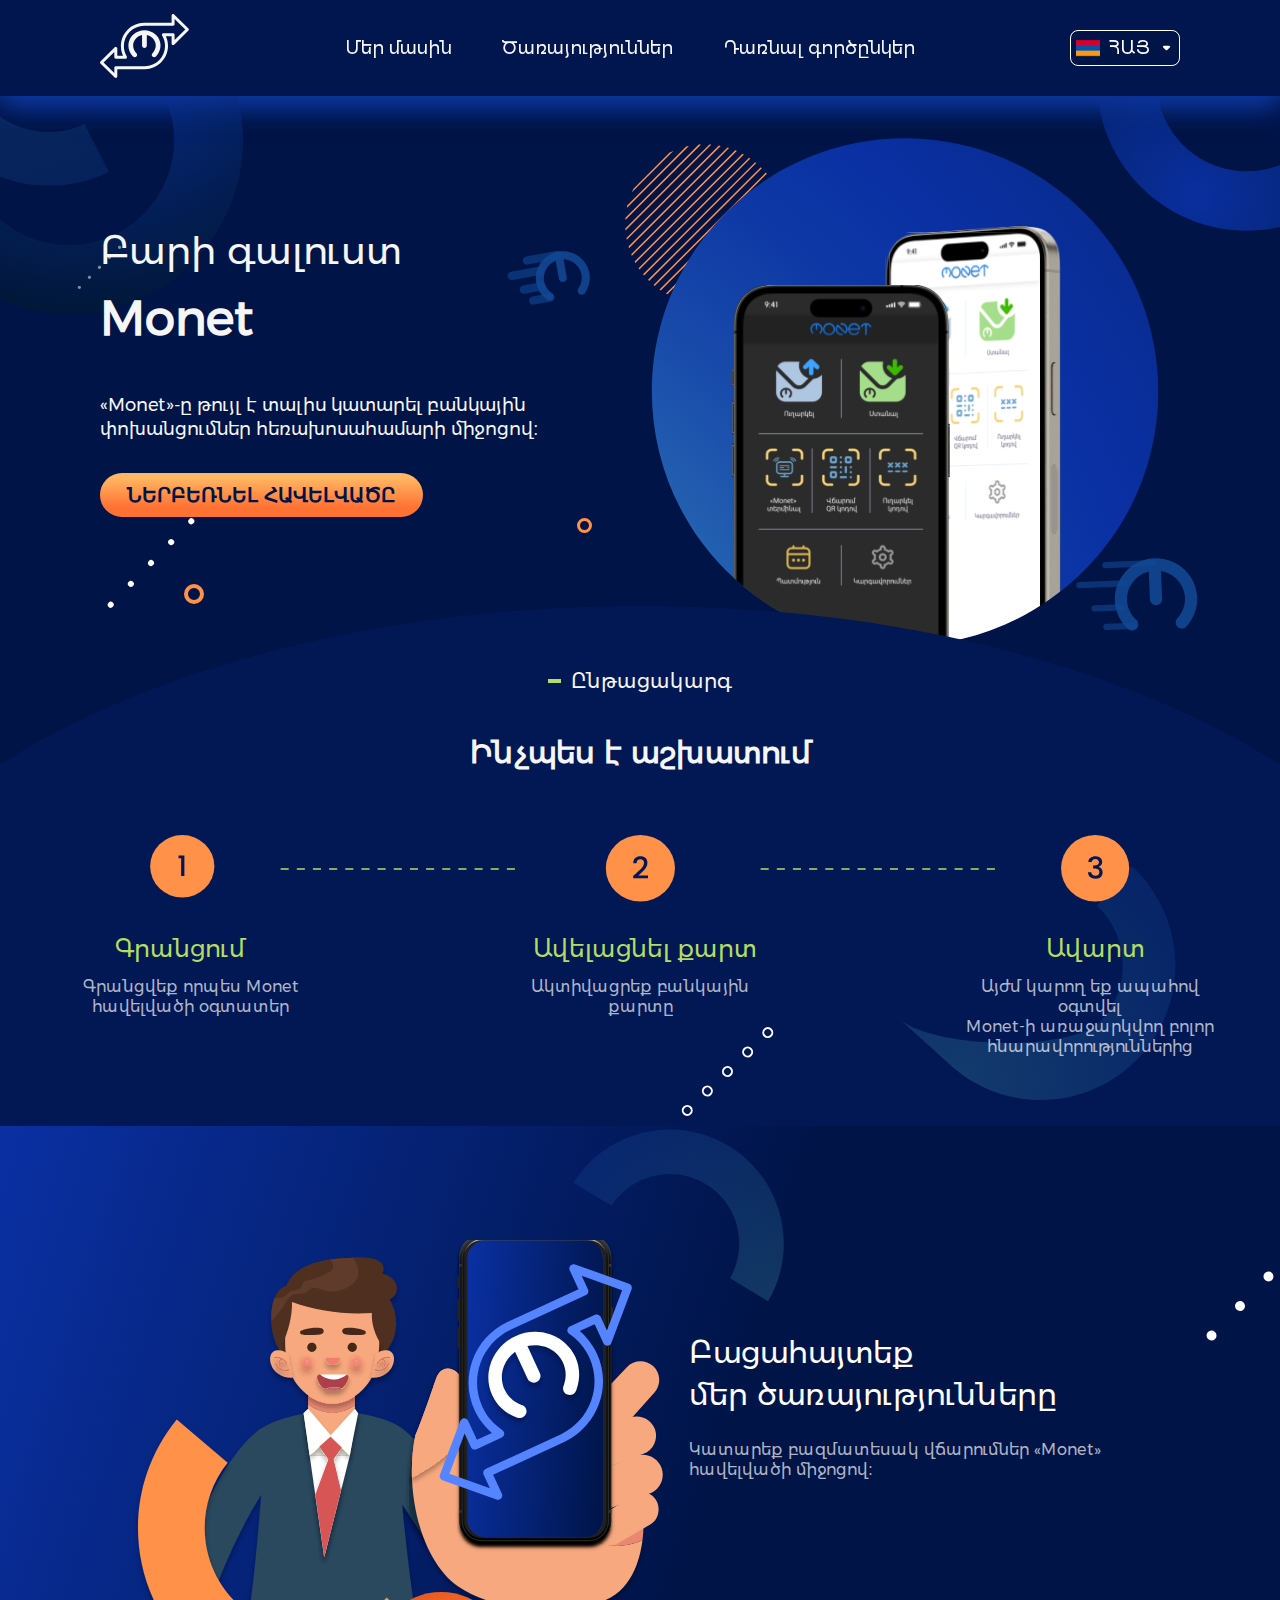
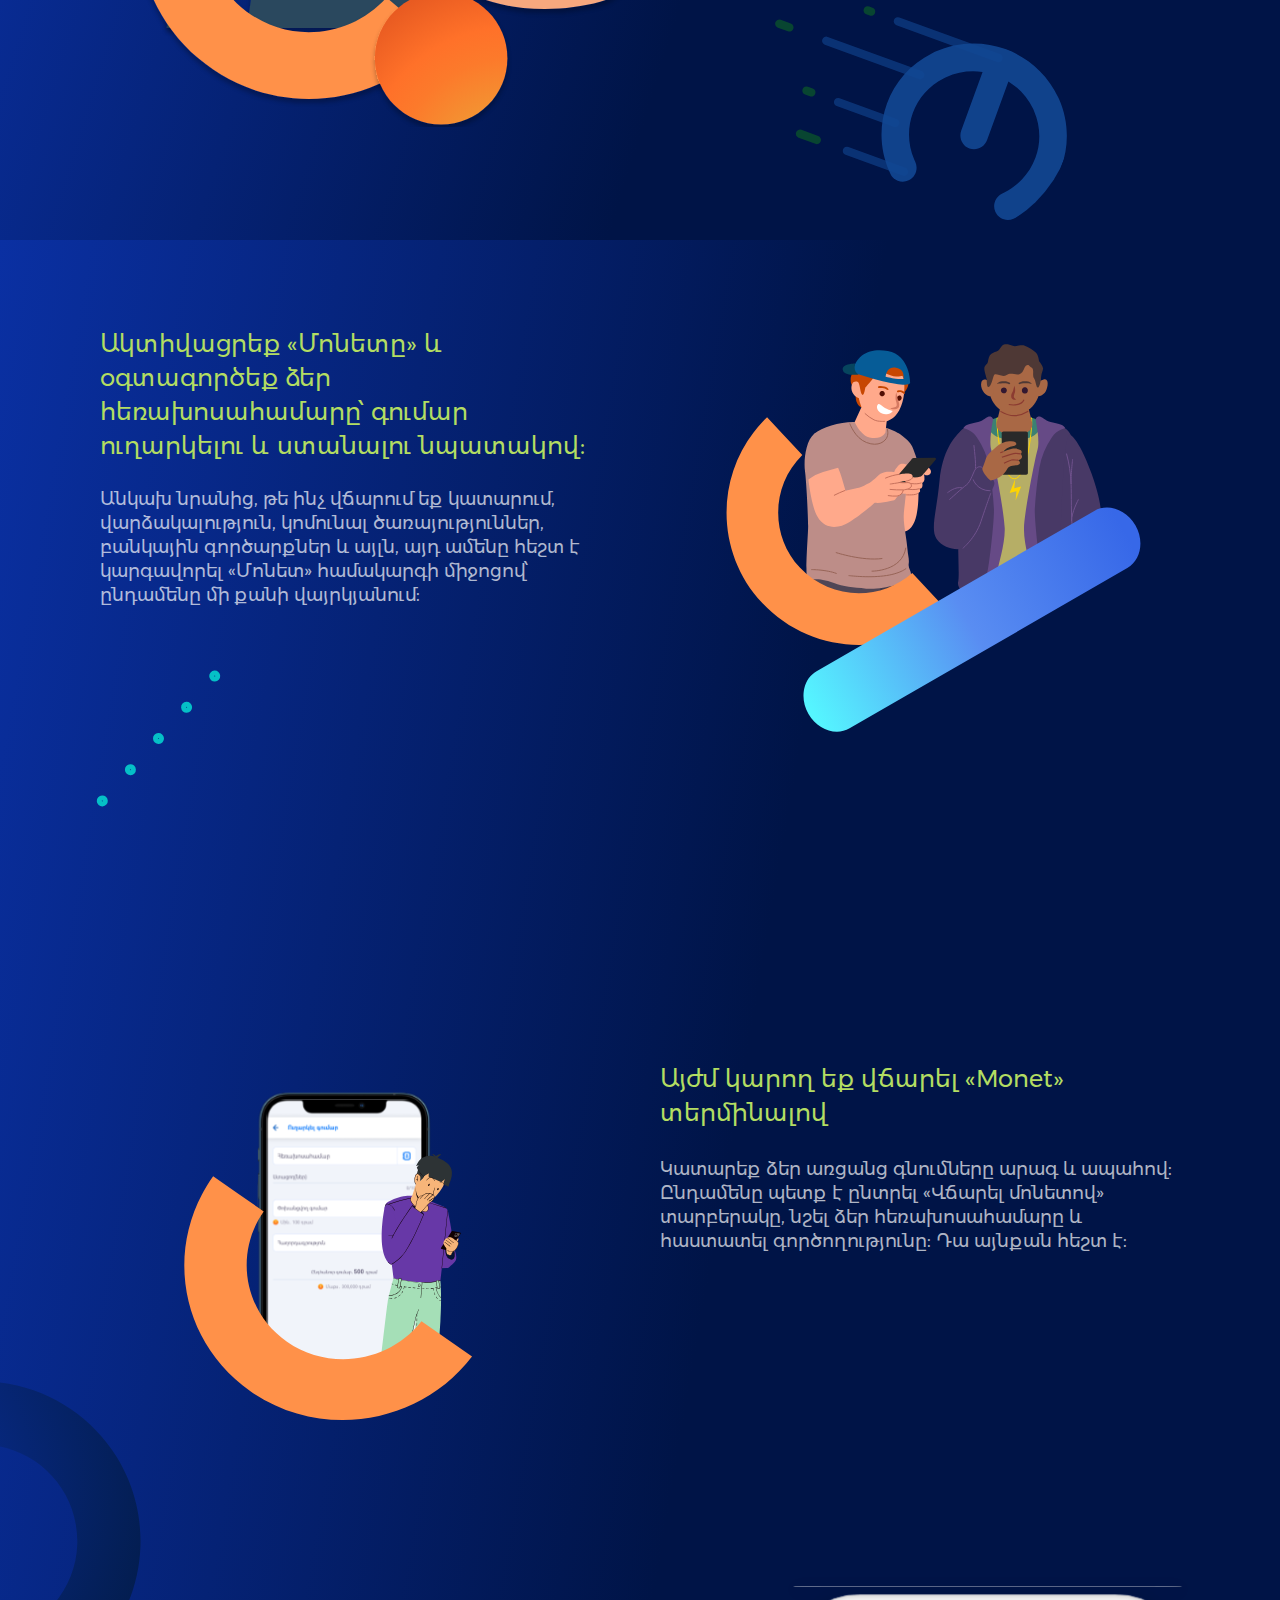
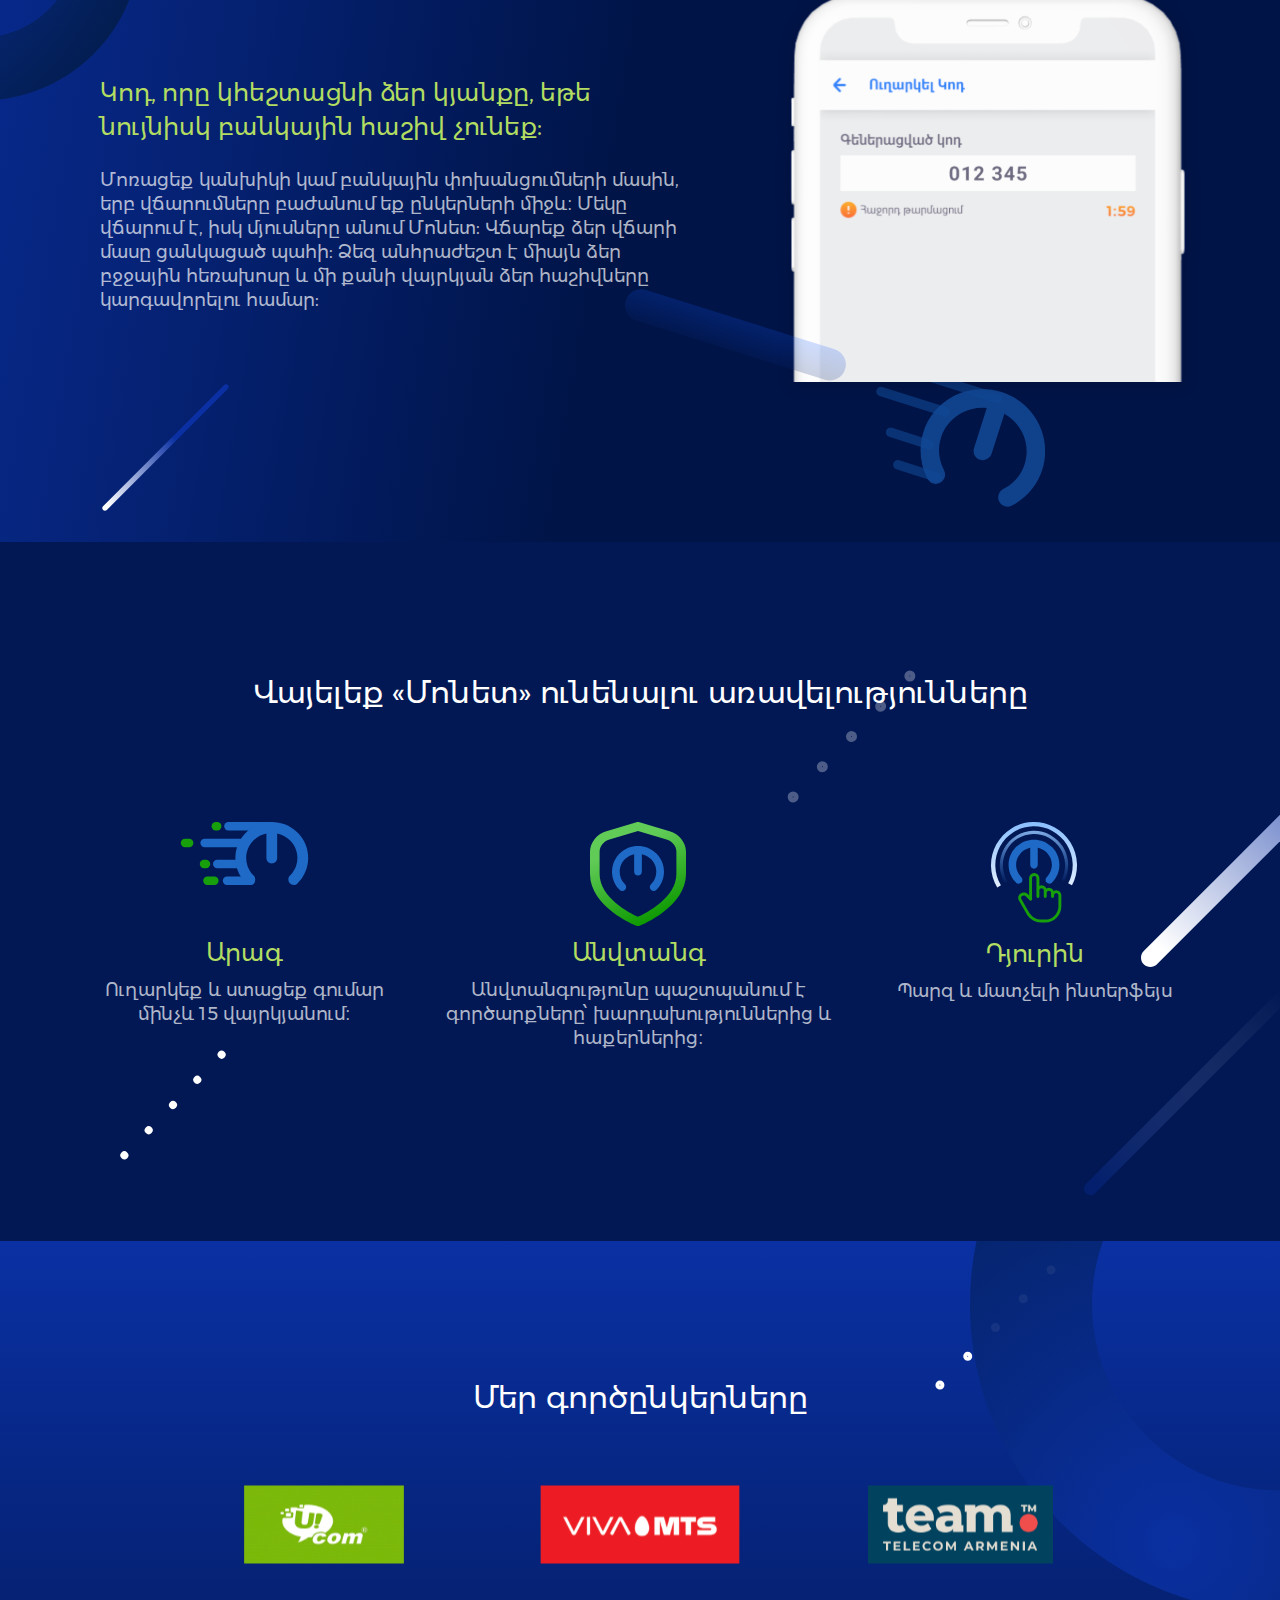
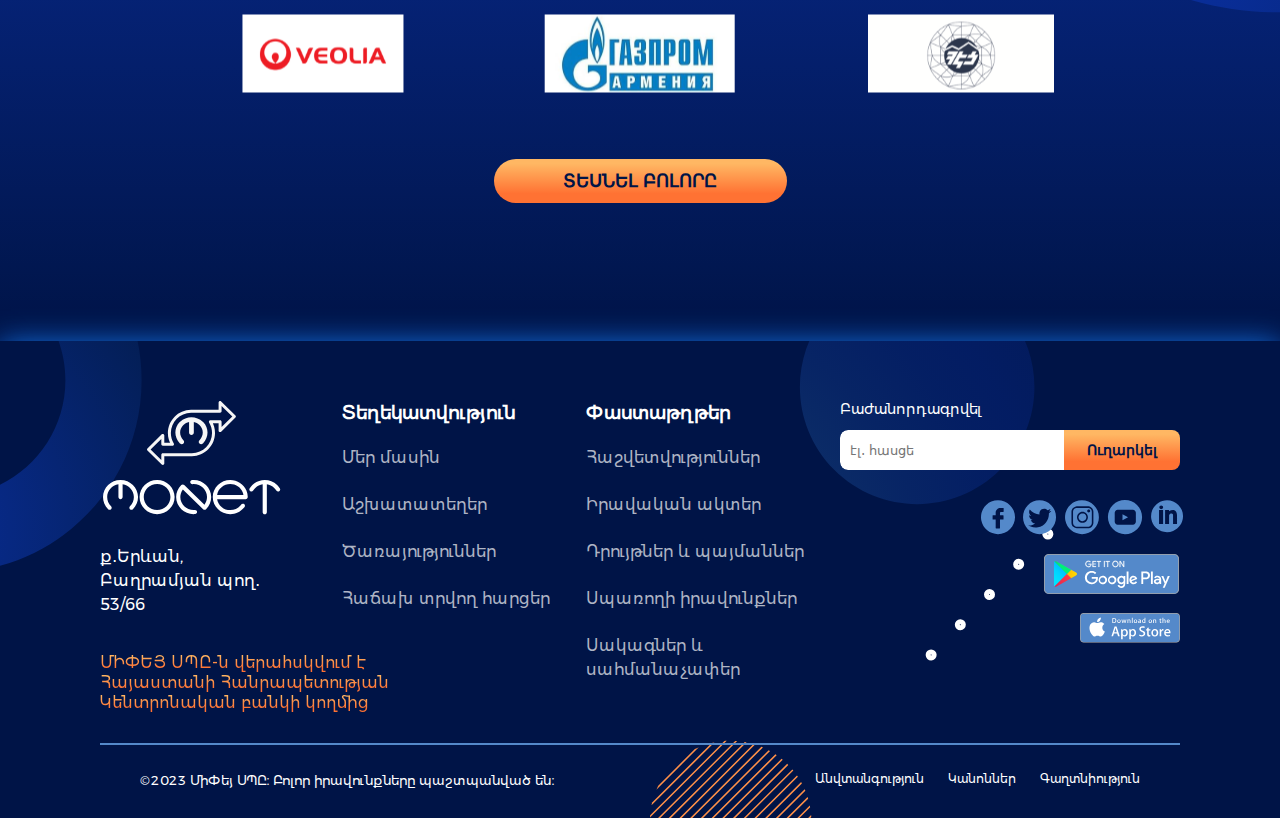
<file: index.html>
<!DOCTYPE html>
<html lang="en">

<head>
    <meta charset="UTF-8" />
    <meta name="viewport" content="width=device-width, initial-scale=1.0" />
    <link href="https://fonts.googleapis.com/css?family=Montserrat:arm" rel="stylesheet" />
    <link rel="icon" href="./img/LogoMonet.svg" type="Monet" />
    <link rel="stylesheet" href="style.css" asp-append-version="true" />
    <link rel="stylesheet" href="media.css">
    <link rel="stylesheet" href="./Head-Foot/style_head_foot.css">
    <link rel="stylesheet" href="./Head-Foot/media_head_foot.css">
    <script defer src="script.js"></script>
    <title>Մոնետ</title>
    <link rel="icon" type="image/svg+xml" href="/img/favicon.svg">
    <link rel="icon" type="image/png" href="/img/favicon.png">
</head>




<header>
    <div class="headPage">
        <div id="headMenu" class="res67-opening">
            <div class="openInner">
                <div class="innTopHead">

                    <div class="head-innDv32" onclick="openLanguages('childDv32','arrowImg32', '.innDv32-left')">
                        <div class="innDv32-left" id="parentDv">
                            <div class="leftDv1">
                                <img src="./img/arm.svg" alt="flag">
                            </div>
                            <div class="leftDv2">
                                <span>Հայ</span>
                            </div>
                            <div class="leftDv3">
                                <div class="down" id="down">
                                    <img src="./img/down.svg" alt="down" id="arrowImg32">
                                </div>
                            </div>
                        </div>

                        <div class="innDv3-opening" id="childDv32">
                            <div class="openDv">
                                <div class="dvEng">
                                    <img src="./img/usa.svg" alt="flag">
                                    <span>ENG</span>
                                </div>
                                <div class="dvRus">
                                    <img src="./img/rus.svg" alt="flag">
                                    <span>RUS</span>
                                </div>
                            </div>
                        </div>
                    </div>

                    <div id="menuCloser" class="topRightHead" onclick="closeMenu()">
                        <img src="./img/Menu-close.svg" alt="closing">
                    </div>

                </div>
                <hr class="frst-hr">
                <div class="innMid">
                    <ul>
                        <li><a href="./aboutMy.html">Մեր մասին</a></li>
                        <li><a href="#">Ծառայություններ</a></li>
                        <li><a href="./partner.html">Դառնալ գործընկեր</a></li>
                    </ul>
                </div>
                <hr class="frst-hr">
                <div class="innBott">
                    <div class="botTop">
                        <img src="./img/location.svg" alt="location">
                        <a href="#">ք․Երևան,
                            Բաղրամյան պող․ 53/66</a>
                    </div>
                    <div class="botTom">
                        <img src="./img/call.svg" alt="call">
                        <span>+374 00 000 000</span>
                    </div>
                </div>
            </div>
        </div>
        <div class="pageHeader">
            <div class="HeaderInn">

                <div class="head-innDv1">
                    <a href="index.html">
                        <img class="logobl" src="./img/logo19.svg" alt="logo">
                        <img class="logono" src="./img/logores4.svg" alt="logo">
                    </a>
                </div>

                <div class="head-innDv2">
                    <ul>
                        <li><a href="./aboutMy.html">Մեր մասին</a></li>
                        <li><a href="#">Ծառայություններ</a></li>
                        <li><a href="./partner.html">Դառնալ գործընկեր</a></li>
                    </ul>
                </div>

                <div class="head-innDv3" onclick="openLanguages ('childDv','arrowImg', '.innDv3-left')">
                    <div class="innDv3-left" id="parentDv">
                        <div class="leftDv1">
                            <img src="./img/arm.svg" alt="flag">
                        </div>
                        <div class="leftDv2">
                            <span>Հայ</span>
                        </div>
                        <div class="leftDv3">
                            <div class="down" id="down">
                                <img src="./img/down.svg" alt="down" id="arrowImg">
                            </div>
                        </div>
                    </div>

                    <div class="innDv3-opening" id="childDv">
                        <div class="openDv">
                            <div class="dvEng">
                                <img src="./img/usa.svg" alt="flag">
                                <span>ENG</span>
                            </div>
                            <div class="dvRus">
                                <img src="./img/rus.svg" alt="flag">
                                <span>RUS</span>
                            </div>
                        </div>
                    </div>
                </div>

                <div id="menuOpener" class="imgFor" onclick="openerMenu()">
                    <img src="./img/menu9.svg" alt="menu">
                </div>

            </div>
        </div>
    </div>

</header>









<section class="sect_1">

    <div class="orangeCircle1"></div>
    <div class="orangeCircle2"></div>


    <div class="sect1V1">
    </div>
    <div class="sect1V2">
    </div>

    <div class="circleses_1">
        <div class="items_1 it1_1" id="item1_1"></div>
        <div class="items_1 it2_1" id="item2_1"></div>
        <div class="items_1 it3_1" id="item3_1"></div>
        <div class="items_1 it4_1" id="item4_1"></div>
        <div class="items_1 it5_1" id="item5_1"></div>
    </div>

    <div class="firstMain">
        <div class="sect1V3">
        </div>
        <div class="frMainleft">
            <h1>Բարի գալուստ </h1>

            <p>
                Monet
            </p>
            <span class="resSp9N">«Monet»-ը թույլ է տալիս կատարել բանկային փոխանցումներ հեռախոսահամարի միջոցով։</span>
            <span class="resSp9B">«Monet»-ը բանկային համակարգում ներդրված հավելված է, որը կատարում է բանկային
                փոխանցումներ հեռախոսահամարով։</span>
            <button class="downloadButt" onclick="openNewPage('application.html')">Ներբեռնել հավելվածը</button>
        </div>
        <div class="frMainRight">
            <div class="caker"></div>

            <div class="sect1V4">
            </div>
            <img class="circlPhone19" src="./img/sect_1Phones19.svg" alt="phoneBack">
            <img class="circlPhone14" src="./img/sect_1Phones14.svg" alt="phoneBack">
            <img class="circlPhone12" src="./img/sect_1Phones12.svg" alt="phoneBack">
            <img class="circlPhone9" src="./img/sect_1Phones9.svg" alt="phoneBack">
            <img class="circlPhone4" src="./img/sect_1Phones9.svg" alt="phoneBack">
            <img class="circlPhone3" src="./img/sect_1Phones3.svg" alt="phoneBack">

        </div>
    </div>

    <div class="wrapper-steps-main">
        <div class="circleses_11">
            <div class="items_11 it1_1" id="item1_11"></div>
            <div class="items_11 it2_1" id="item2_11"></div>
            <div class="items_11 it3_1" id="item3_11"></div>
            <div class="items_11 it4_1" id="item4_11"></div>
            <div class="items_11 it5_1" id="item5_11"></div>
        </div>
   
        <div class="circlesMain">
            <div class="itemMain" id="item1"></div>
            <div class="itemMain" id="item2"></div>
            <div class="itemMain" id="item3"></div>
            <div class="itemMain" id="item4"></div>
            <div class="itemMain" id="item5"></div>
        </div>
        <div class="sect1V5">
        </div>
        <div class="sect1V6">
        </div>
        <div class="rectangl">
        </div>


        <div class="steps-main">

            <h1 class="step-header">
                <hr class="step-hr">Ընթացակարգ
            </h1>
            <span class="step-head-sp">Ինչպես է աշխատում</span>

            <div class="stepItems">
                <div class="itemsInner1">
                    <div class="itInn1">
                        <img src="./img/radius1.svg" alt="numbers">
                    </div>
                    <div class="top-hr">
                        <img src="./img/duble.svg" alt="hr">
                    </div>
                    <div class="itInn2">
                        <img src="./img/radius2.svg" alt="numbers">
                    </div>
                    <div class="top-hr">
                        <img src="./img/duble.svg" alt="hr">
                    </div>
                    <div class="itInn3">
                        <img src="./img/radius3.svg" alt="numbers">
                    </div>
                </div>
                <div class="stepInners2">
                    <h1>Գրանցում</h1>
                    <h1>Ավելացնել քարտ</h1>
                    <h1>Ավարտ</h1>
                </div>
                <div class="stepInners3">
                    <span>Գրանցվեք որպես Monet
                        <br>
                        հավելվածի օգտատեր</span>
                    <span class="openSP">Ակտիվացրեք բանկային քարտը</span>
                    <span class="closeSP">Ստեղծեք նոր քարտ, որը կարող եք օգտագործել
                        ցանկացած ժամանակ</span>
                    <span class="nowSp">Այժմ կարող եք ապահով օգտվել
                        <br class="inn3Br">
                        Monet-ի առաջարկվող բոլոր
                        հնարավորություններից</span>
                </div>

            </div>

        </div>
    </div>
    </div>
</section>


<section class="sect_2">
    <div class="sect2V55">
    </div>
    <div class="halfCircle">
        <img src="./img/halfCir.svg" alt="circle">
    </div>
    <div class="sect2V4" id="scrollAnim">
    </div>
    <div class="circles forSect2">
        <div class="itemm itmm1" id="item1"></div>
        <div class="itemm itmm2" id="item2"></div>
        <div class="itemm itmm3" id="item3"></div>
        <div class="itemm itmm4" id="item4"></div>
        <div class="itemm itmm5" id="item5"></div>
    </div>
    <div class="circleses">
        <div class="items it1" id="item1"></div>
        <div class="items it2" id="item2"></div>
        <div class="items it3" id="item3"></div>
        <div class="items it4" id="item4"></div>
        <div class="items it5" id="item5"></div>
    </div>
    <div class="sect2Inn">
        <div class="sect2Items1">
            <img class="sect2_Item" src="./img/sect_2_item4.svg" alt="">
            <div class="sect2V3 " id="scrollAnim"></div>
        </div>
        <div class="sect2Items2">
            <p>Բացահայտեք <br>
                մեր ծառայությունները</p>
            <span>Կատարեք բազմատեսակ վճարումներ
                <br class="brM1"> «Monet» <br class="brM2"> հավելվածի միջոցով։ </span>
        </div>
    </div>
</section>






<section class="sect_3">
    <div class="vect3"></div>
    <div class="circle3"></div>
    <div class="rain3"></div>
    <div class="rain4"></div>
    <div class="circleses_6">
        <div class="items_6 it1_6"></div>
        <div class="items_6 it2_6"></div>
        <div class="items_6 it3_6"></div>
        <div class="items_6 it4_6"></div>
        <div class="items_6 it5_6"></div>
    </div>


    <div class="thrdGroupTop">


        <div class="top3Left">
            <span class="left3Top">Ակտիվացրեք «Մոնետը» և օգտագործեք ձեր հեռախոսահամարը՝
                գումար ուղարկելու և ստանալու
                նպատակով:</span>
            <span class="left3Bot lfBt3B">Անկախ նրանից, թե ինչ վճարում եք կատարում,
                վարձակալություն, կոմունալ ծառայություններ,
                բանկային գործարքներ և այլն, այդ ամենը հեշտ է կարգավորել
                «Մոնետ» համակարգի միջոցով՝ ընդամենը մի քանի
                վայրկյանում:</span>
            <span class="left3Bot lfBt3N">
                Մոռացեք կանխիկի կամ բանկային փոխանցումների մասին։
                Պարզապես կարող է վճարի մեկ հոգի, և բոլորը կատարեն Մոնետ:
                Անկախ նրանից, թե ինչ վճարում եք կատարում, այդ ամենը հեշտ
                է կարգավորվել
                ձեր հեռախոսի միջոցով՝ ընդամենը մի քանի վայրկյանում:
            </span>
        </div>
        <div class="top3right">
            <img class="twoBoys19" src="./img/twoBoys.svg" alt="applications">
            <img class="twoBoys14" src="./img/twoBoys14.svg" alt="applications">
            <img class="twoBoys9" src="./img/twoBoys9.svg" alt="applications">
            <div class="straighTop">
            </div>
            <div class="circleses_7">
                <div class="items_7 it1_7"></div>
                <div class="items_7 it2_7"></div>
                <div class="items_7 it3_7"></div>
                <div class="items_7 it4_7"></div>
                <div class="items_7 it5_7"></div>
            </div>
        </div>
    </div>
    <div class="thrdGroupMid">
        <div class="mid3Left">
            <img class="theBoy19" src="./img/oneBoy19.svg" alt="applications">
            <img class="theBoy14" src="./img/oneBoy14.svg" alt="applications">
            <img class="theBoy6" src="./img/oneBoy6.svg" alt="applications">
            <div class="backCircle1"></div>
            <div class="backCircle2"></div>
        </div>
        <div class="mid3Right">
            <span class="right3MidT rig3MidB">Այժմ կարող եք վճարել «Monet» տերմինալով</span>
            <span class="right3MidT rig3MidN">Այժմ կարող եք վճարել <br class="monetBr"> Monet-ով</span>
            <span class="right3MidB">Կատարեք ձեր առցանց գնումները արագ և ապահով:
                Ընդամենը պետք է ընտրել «Վճարել մոնետով» տարբերակը,
                նշել ձեր հեռախոսահամարը և հաստատել
                գործողությունը: Դա այնքան հեշտ է:</span>
        </div>
    </div>
    <div class="thrdGroupBot">
        <div class="right3Bot">
            <span class="left3MidT">Կոդ, որը կհեշտացնի ձեր կյանքը,
                եթե նույնիսկ բանկային հաշիվ չունեք:</span>
            <span class="left3MidB">Մոռացեք կանխիկի կամ բանկային
                փոխանցումների մասին, երբ վճարումները բաժանում եք
                ընկերների միջև։ Մեկը վճարում է, իսկ մյուսները անում
                Մոնետ: Վճարեք ձեր վճարի մասը ցանկացած պահի: Ձեզ
                անհրաժեշտ է միայն ձեր բջջային հեռախոսը և մի քանի
                վայրկյան ձեր հաշիվները կարգավորելու համար:</span>
        </div>
        <div class="left3Bottom">
            <img src="./img/phoneDisplay.svg" alt="applications">
            <div class="uxix"></div>
            <div class="lf3Bott"></div>
            <div class="straighTop2">
                <div class="miniCircle">
                    <div class="minions min_1"></div>
                    <div class="minions min_2"></div>
                    <div class="minions min_3"></div>
                    <div class="minions min_4"></div>
                    <div class="minions min_5"></div>
                </div>
            </div>

        </div>
    </div>

    </div>
</section>




<section class="sect_4">
    <div class="circleses_4">
        <div class="items_4 it1_4" id="item1"></div>
        <div class="items_4 it2_4" id="item2"></div>
        <div class="items_4 it3_4" id="item3"></div>
        <div class="items_4 it4_4" id="item4"></div>
        <div class="items_4 it5_4" id="item5"></div>
    </div>
    <div class="circleses_41">
        <div class="items_41 it1_41" id="item1"></div>
        <div class="items_41 it2_41" id="item2"></div>
        <div class="items_41 it3_41" id="item3"></div>
        <div class="items_41 it4_41" id="item4"></div>
        <div class="items_41 it5_41" id="item5"></div>
    </div>

    <div class="rainy1">
    </div>
    <div class="rainy2"></div>
    <div class="forthGroup">
        <h1 class="enjoyMon">Վայելեք «Մոնետ» ունենալու առավելությունները</h1>
        <div class="forGrInn">

            <div class="forGILeft">
                <img height="63px" src="./img/speedTime.svg" alt="speed">
                <div class="speedSp">
                    <span class="forTitle">Արագ</span>
                    <span class="forArticl">Ուղարկեք և ստացեք գումար մինչև 15 վայրկյանում։</span>
                </div>
            </div>
            <div class="forGIMid">
                <img height="104px" src="./img/protecting.svg" alt="prot">
                <div class="protectSp">
                    <span class="forTitle">Անվտանգ</span>
                    <span class="forArticl">Անվտանգությունը պաշտպանում է գործարքները՝ խարդախություններից և
                        հաքերներից։</span>
                </div>

            </div>
            <div class="forGIRight">
                <img height="101px" src="./img/touching.svg" alt="touch">
                <div class="touchSp">
                    <span class="forTitle">Դյուրին</span>
                    <span class="forArticl">Պարզ և մատչելի ինտերֆեյս</span>
                </div>
            </div>
        </div>
    </div>
</section>


<section class="sect_5">
    <div class="monetSect5"></div>
    <div class="circleSect5"></div>
    <div class="miniCircle1">
        <div class="miniItems miniIt1_1" id="miniItem1"></div>
        <div class="miniItems miniIt2_1" id="miniItem2"></div>
        <div class="miniItems miniIt3_1" id="miniItem3"></div>
        <div class="miniItems miniIt4_1" id="miniItem4"></div>
        <div class="miniItems miniIt5_1" id="miniItem5"></div>
    </div>
    <div class="rainy5">
    </div>
    <div class="fifGroup">
        <span class="ourFr">Մեր գործընկերները</span>
        <div class="fifGrMid">

            <img class="compani" src="./img/compani1.svg" alt="companies">
            <img class="compani" src="./img/compani2.svg" alt="companies">
            <img class="compani" src="./img/compani3.svg" alt="companies">
            <img class="compani" src="./img/compani4.svg" alt="companies">
            <img class="compani" src="./img/compani5.svg" alt="companies">
            <img class="compani" src="./img/compani6.svg" alt="companies">
            <img class="comp" src="./img/comp1.svg" alt="companies">
            <img class="comp" src="./img/comp2.svg" alt="companies">
            <img class="comp" src="./img/comp3.svg" alt="companies">
            <img class="comp" src="./img/comp4.svg" alt="companies">
            <img class="compRes" src="./img/compani_3-1.svg" alt="comp">
            <img class="compRes" src="./img/compani_3-2.svg" alt="comp">
            <img class="compRes" src="./img/compani_3-3.svg" alt="comp">
            <img class="compRes" src="./img/compani_3-4.svg" alt="comp">
        </div>
        <button class="fifGrBtn" onclick="openNewPage('our-partner.html')">Տեսնել բոլորը</button>
    </div>
</section>















<footer>
    <div class="footCircle">
    </div>
    <div class="circleses_5">
        <div class="items_5 it1_55" id="item15"></div>
        <div class="items_5 it2_55" id="item25"></div>
        <div class="items_5 it3_55" id="item35"></div>
        <div class="items_5 it4_55" id="item45"></div>
        <div class="items_5 it5_55" id="item55"></div>
    </div>
    <div class="footRain">
    </div>
    <div class="footerPage">
        <div class="footerInn">
            <div class="innTop">
                <div class="topLeft">
                    <div class="leftTop">
                        <a href="./index.html">
                            <img class="footLogo19" src="./img/logoFoot12.svg" alt="logoFoot">
                            <img class="footLogo9" src="./img/logoFoot9.svg" alt="logoFoot">
                            <img class="footLogo4" src="./img/logoFoot4.svg" alt="logoFoot">
                            <img class="logores19" src="./img/botLogo.svg" alt="logoFoot">
                            <img class="logores14" src="./img/monet14.svg" alt="logoFoot">
                            <img class="logores12" src="./img/monet12.svg" alt="logoFoot">
                        </a>
                    </div>
                    <div class="leftMid">
                        <span>ք․Երևան,
                            <br class="brdis"> Բաղրամյան պող․53/66</span>
                    </div>
                    <div class="leftBot">
                        <span>ՄԻՓԵՅ ՍՊԸ-ն վերահսկվում է Հայաստանի
                            Հանրապետության Կենտրոնական բանկի կողմից</span>
                    </div>
                </div>

                <div class="topMid">
                    <div class="midLeft">
                        <h1>Տեղեկատվություն</h1>
                        <ul>
                            <li>
                                <a href="./aboutMy.html">Մեր մասին</a>
                            </li>
                            <li>
                                <a href="#">Աշխատատեղեր</a>
                            </li>
                            <li>
                                <a href="#">Ծառայություններ</a>
                            </li>
                            <li>
                                <a href="./faq.html">Հաճախ տրվող հարցեր</a>
                            </li>
                        </ul>
                    </div>
                    <div class="midRight">
                        <h1>Փաստաթղթեր</h1>
                        <ul>
                            <li><a href="./report.html">Հաշվետվություններ</a></li>
                            <li><a href="./law.html">Իրավական ակտեր</a></li>
                            <li><a href="./provision.html">Դրույթներ և պայմաններ</a></li>
                            <li><a href="./consumer.html">Սպառողի իրավունքներ</a></li>
                            <li><a href="./sakagner.html">Սակագներ և սահմանաչափեր</a></li>
                        </ul>
                    </div>
                </div>

                <div class="topRight">
                    <h1 class="topRh1">Բաժանորդագրվել</h1>
                    <!-- <div class="rightTop"> -->
                        <form class="rightTop" action="">
                            <input placeholder="էլ․ հասցե" type="text" id="">
                            <button>Ուղարկել</button>
                        </form>
                    <!-- </div> -->

                    <div class="rightMid">
                        <div class="rmidInn">
                            <ul>
                                <li>
                                    <a href="#"><img src="./img/facebook.svg" alt="application"></a>
                                </li>
                                <li>
                                    <a href="#"><img src="./img/twitter.svg" alt="application"></a>
                                </li>
                                <li>
                                    <a href="https://www.instagram.com/monetllc?igsh=NTc4MTIwNjQ2YQ=="><img
                                            src="./img/instagram.svg" alt="application"></a>
                                </li>
                                <li>
                                    <a href="#"><img src="./img/youtube.svg" alt="application"></a>
                                </li>
                                <li>
                                    <a href="#"><img src="./img/innn.svg" alt="application"></a>
                                </li>
                            </ul>
                        </div>
                    </div>

                    <div class="rightBot">
                        <div class="rbotInn">
                            <ul>
                                <li>
                                    <a href="#">
                                        <img src="./img/play-market.svg" alt="app">
                                    </a>
                                </li>

                                <li>
                                    <a href="#">
                                        <img class="ios678N" src="./img/app-store.svg" alt="app">
                                        <img class="ios678B" src="./img/iosDownload.svg" alt="app">
                                    </a>
                                </li>
                            </ul>
                        </div>
                    </div>
                </div>
            </div>

            <div class="innMed">
                <hr>

            </div>

            <div class="innBot">
                <div class="ibotInn">
                    <span>©2023 ՄիՓեյ ՍՊԸ։
                        <br class="brEnd"> Բոլոր իրավունքները պաշտպանված են։</span>
                    <ul>
                        <li><a href="#">Անվտանգություն</a></li>
                        <li><a href="#">Կանոններ</a></li>
                        <li><a href="#">Գաղտնիություն</a></li>
                    </ul>
                </div>
            </div>

        </div>
    </div>
</footer>

</body>

</html>
</file>
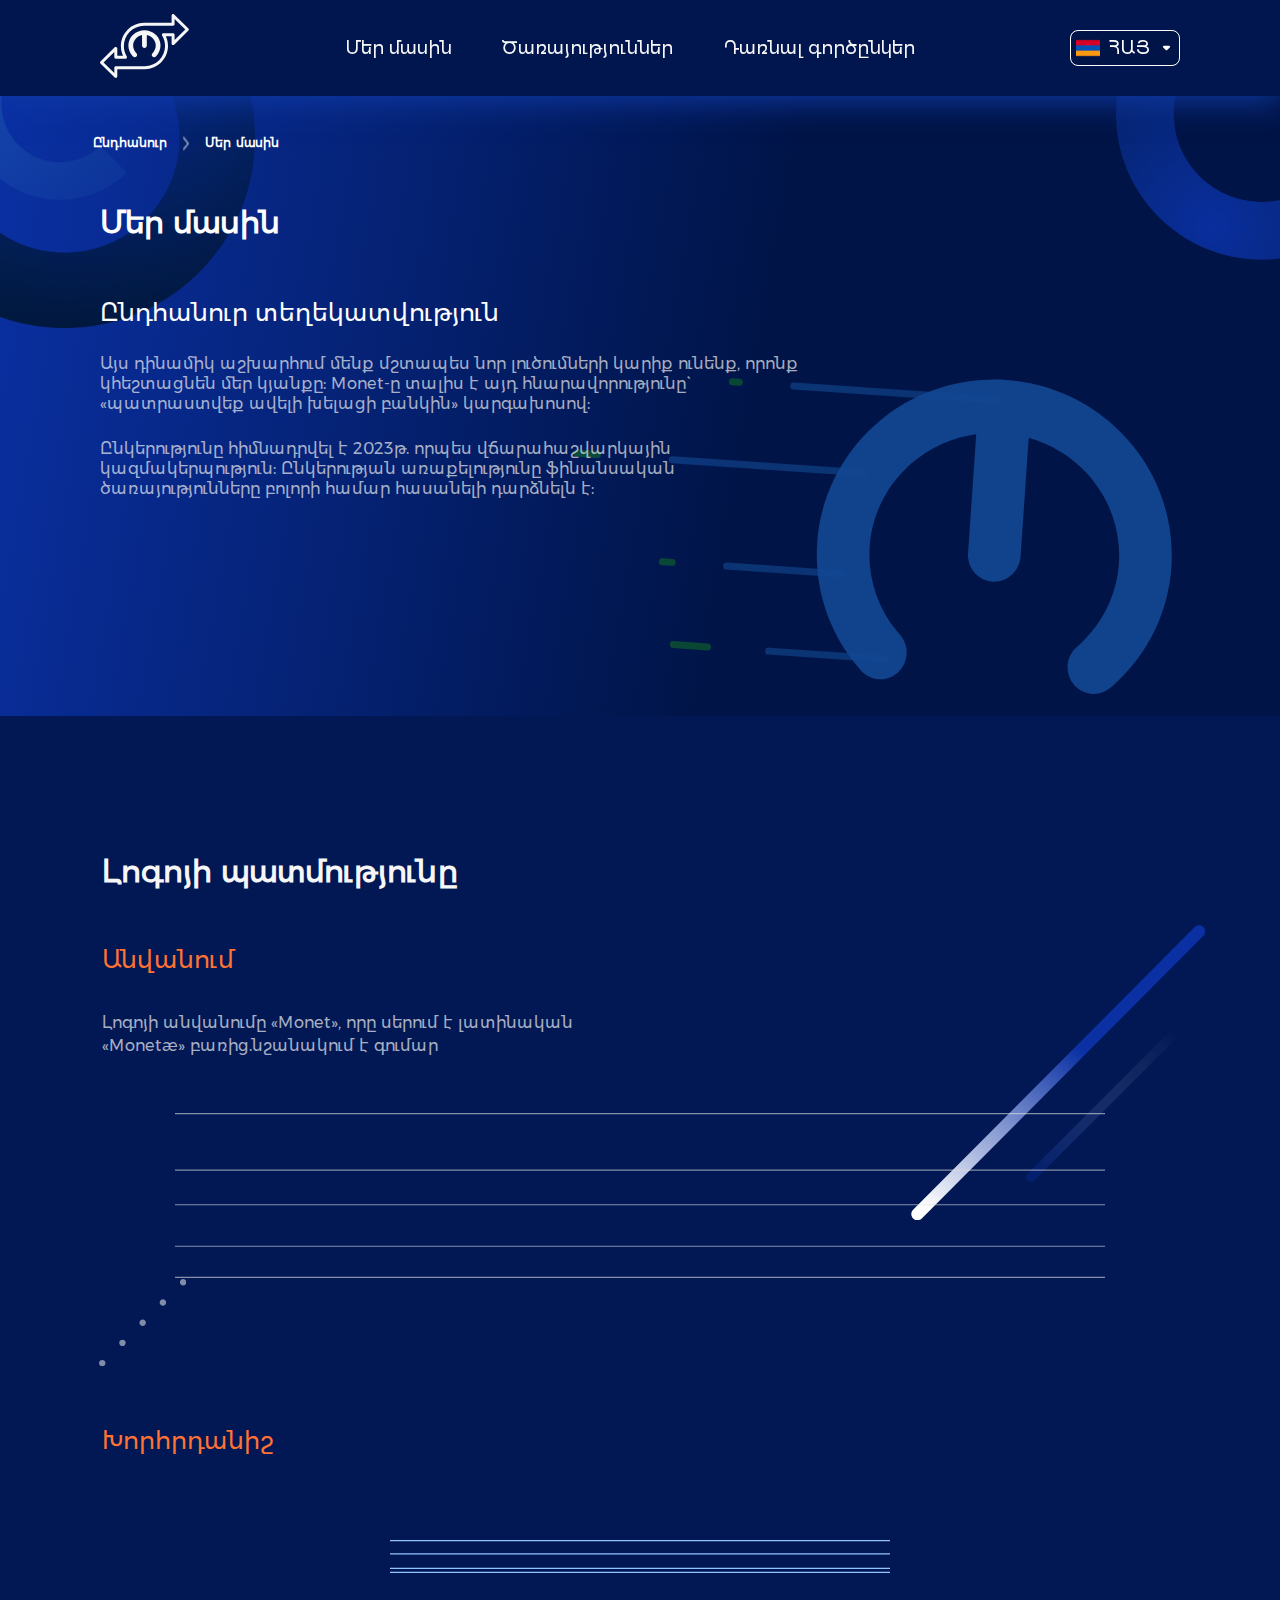
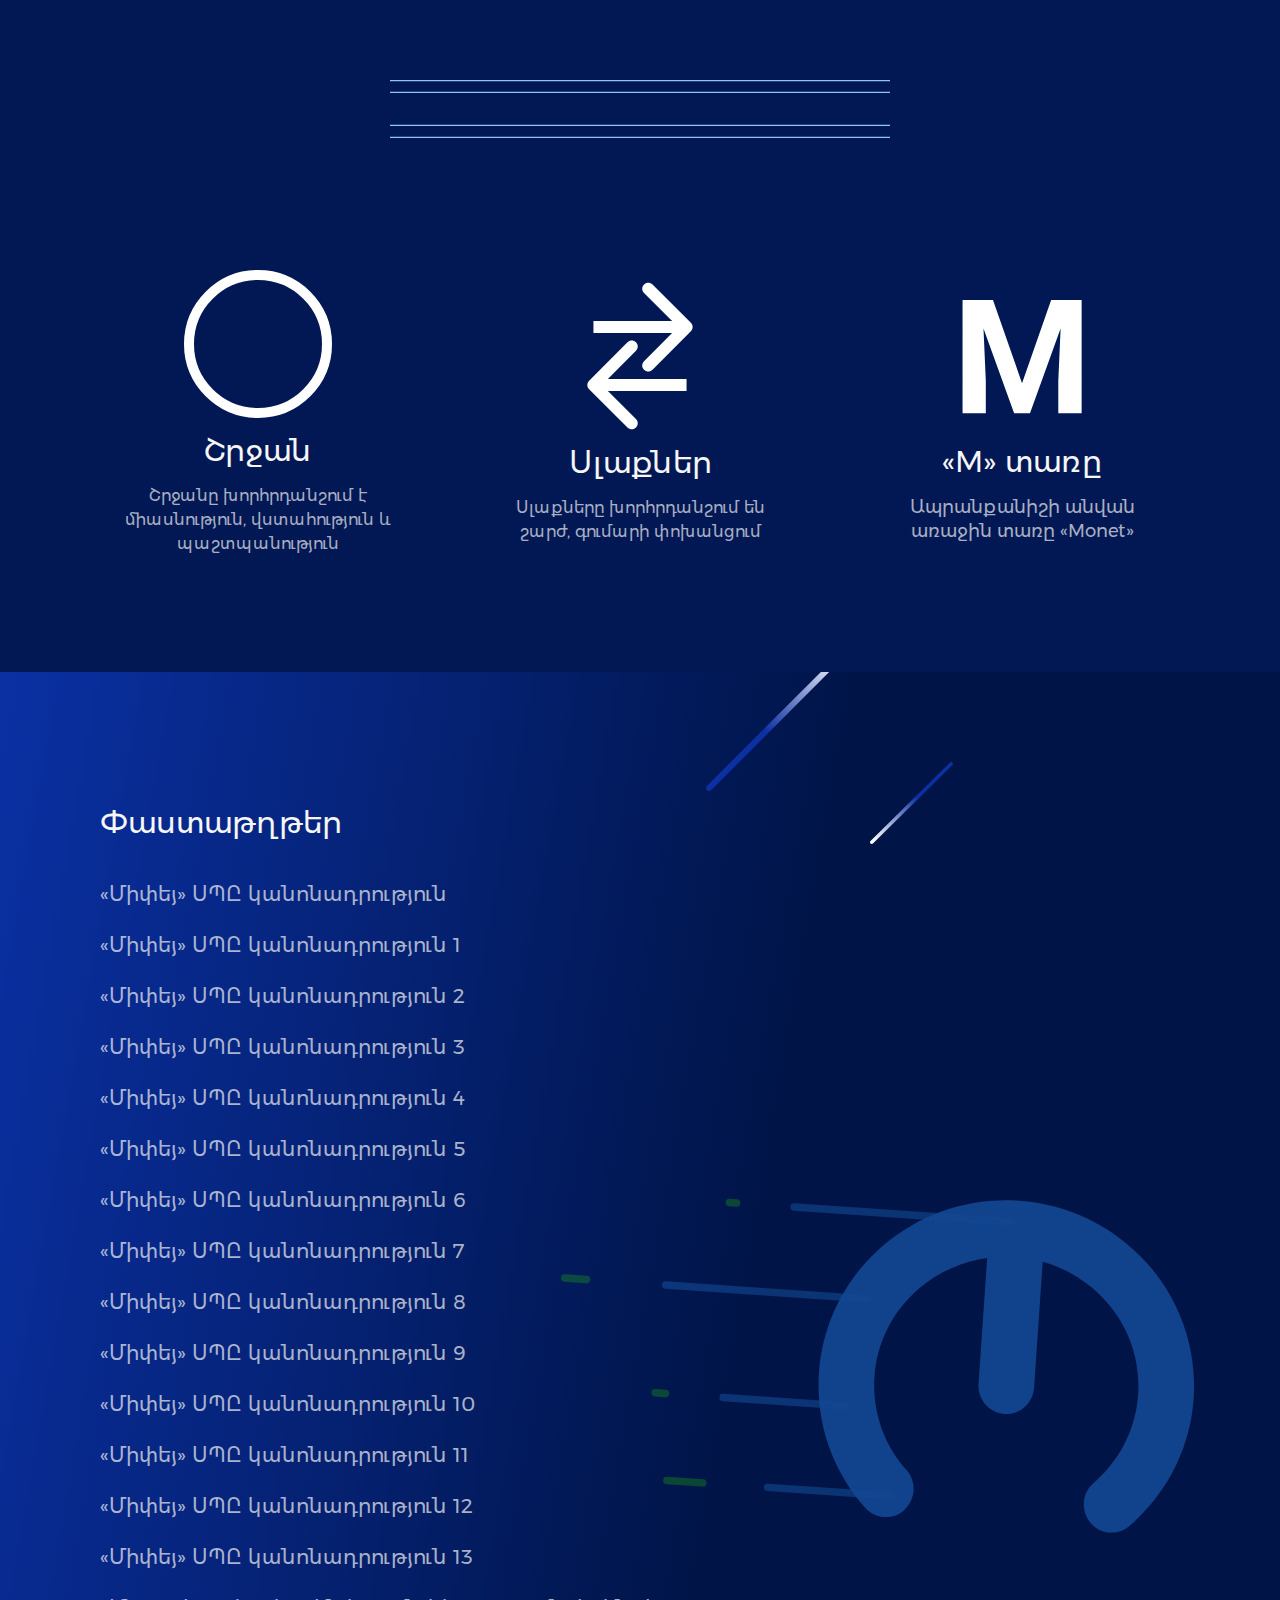
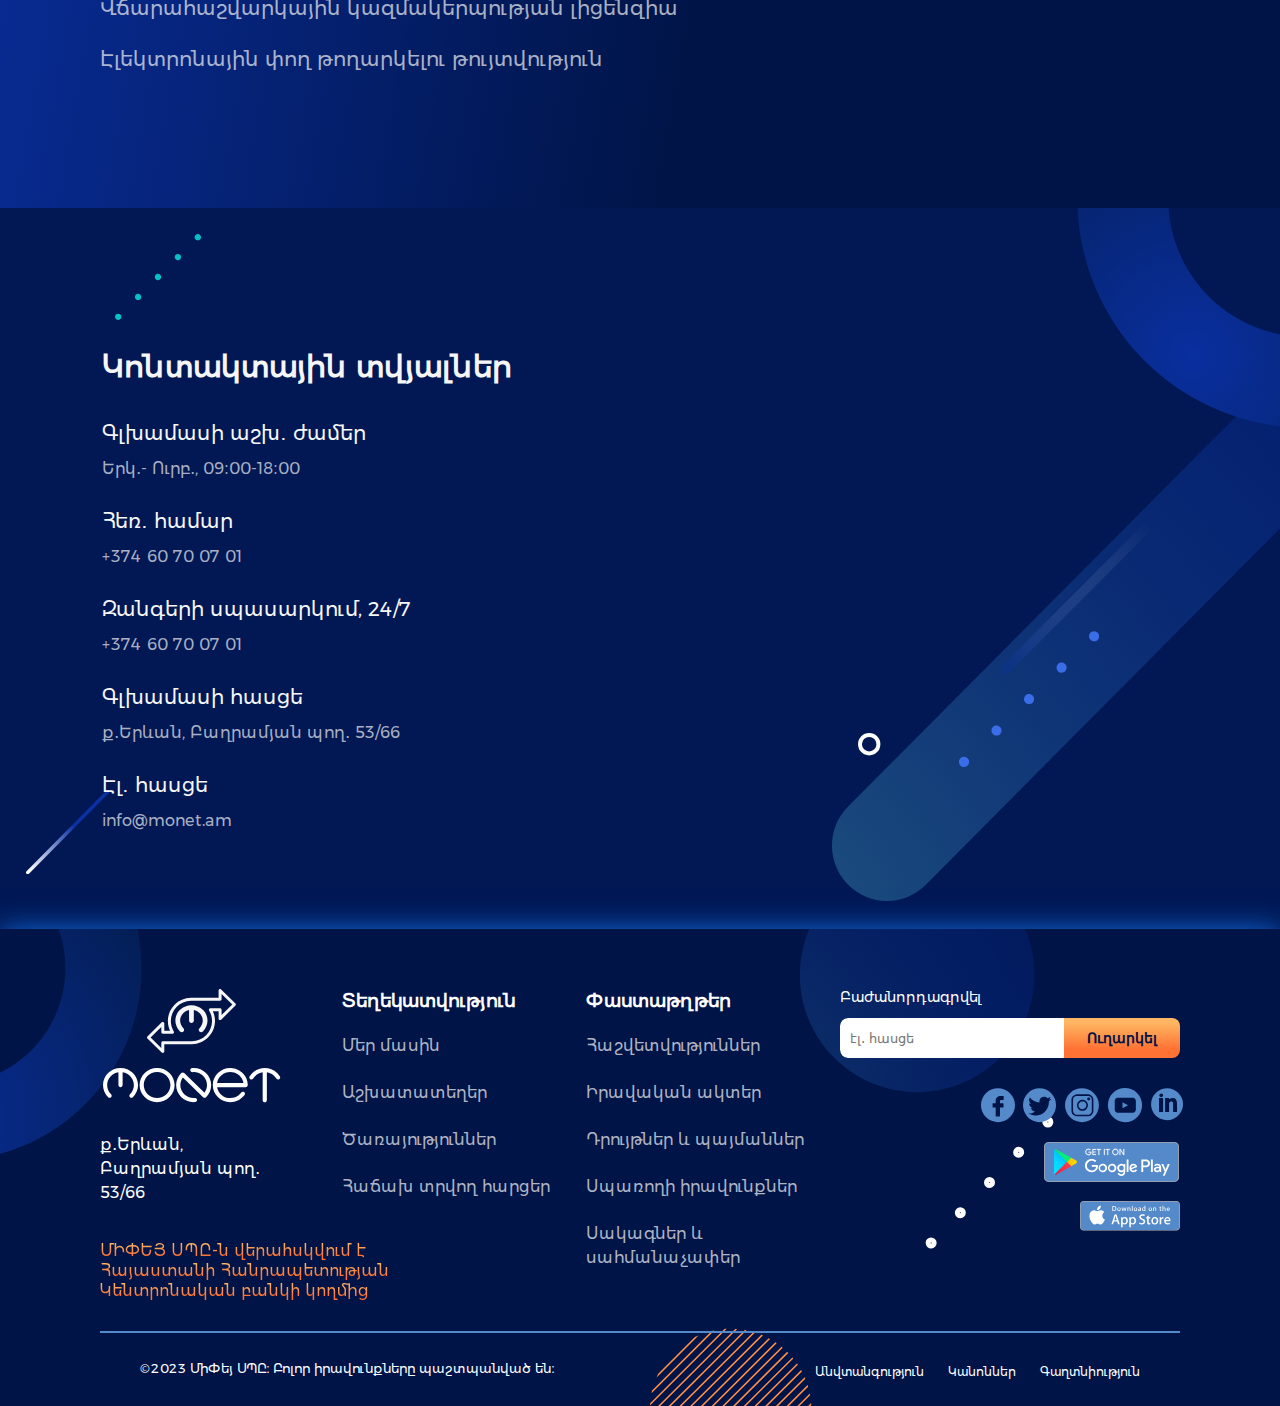
<file: aboutMy.html>
<!DOCTYPE html>
<html lang="en">

<head>
    <meta charset="UTF-8">
    <meta name="viewport" content="width=device-width, initial-scale=1.0">
    <link href="https://fonts.googleapis.com/css?family=Montserrat:arm" rel="stylesheet" />
    <link rel="icon" href="./img/LogoMonet.svg" type="Monet" />
    <link rel="stylesheet" href="./about-page/aboutMy.css">
    <link rel="stylesheet" href="./Head-Foot/style_head_foot.css">
    <link rel="stylesheet" href="./Head-Foot/media_head_foot.css">
    <script defer src="script.js"></script>
    <title>Մեր մասին</title>
    <link rel="icon" type="image/svg+xml" href="/img/favicon.svg">
    <link rel="icon" type="image/png" href="/img/favicon.png">
</head>

<body>
    <!-- Header start -->
    <header>
        <div class="headPage">
            <div id="headMenu" class="res67-opening">
                <div class="openInner">
                    <div class="innTopHead">

                        <div class="head-innDv32" onclick="openLanguages('childDv32','arrowImg32', '.innDv32-left')">
                            <div class="innDv32-left" id="parentDv">
                                <div class="leftDv1">
                                    <img src="./img/arm.svg" alt="flag">
                                </div>
                                <div class="leftDv2">
                                    <span>Հայ</span>
                                </div>
                                <div class="leftDv3">
                                    <div class="down" id="down">
                                        <img src="./img/down.svg" alt="down" id="arrowImg32">
                                    </div>
                                </div>
                            </div>

                            <div class="innDv3-opening" id="childDv32">
                                <div class="openDv">
                                    <div class="dvEng">
                                        <img src="./img/usa.svg" alt="flag">
                                        <span>ENG</span>
                                    </div>
                                    <div class="dvRus">
                                        <img src="./img/rus.svg" alt="flag">
                                        <span>RUS</span>
                                    </div>
                                </div>
                            </div>
                        </div>

                        <div id="menuCloser" class="topRightHead" onclick="closeMenu()">
                            <img src="./img/Menu-close.svg" alt="closing">
                        </div>

                    </div>
                    <hr class="frst-hr">
                    <div class="innMid">
                        <ul>
                            <li><a href="./aboutMy.html">Մեր մասին</a></li>
                            <li><a href="#">Ծառայություններ</a></li>
                            <li><a href="./partner.html">Դառնալ գործընկեր</a></li>
                        </ul>
                    </div>
                    <hr class="frst-hr">
                    <div class="innBott">
                        <div class="botTop">
                            <img src="./img/location.svg" alt="location">
                            <a href="#">ք․Երևան,
                                Բաղրամյան պող․ 53/66</a>
                        </div>
                        <div class="botTom">
                            <img src="./img/call.svg" alt="call">
                            <span>+374 00 000 000</span>
                        </div>
                    </div>
                </div>
            </div>
            <div class="pageHeader">
                <div class="HeaderInn">

                    <div class="head-innDv1">
                        <a href="index.html">
                            <img class="logobl" src="./img/logo19.svg" alt="logo">
                            <img class="logono" src="./img/logores4.svg" alt="logo">
                        </a>
                    </div>

                    <div class="head-innDv2">
                        <ul>
                            <li><a href="./aboutMy.html">Մեր մասին</a></li>
                            <li><a href="#">Ծառայություններ</a></li>
                            <li><a href="./partner.html">Դառնալ գործընկեր</a></li>
                        </ul>
                    </div>

                    <div class="head-innDv3" onclick="openLanguages ('childDv','arrowImg', '.innDv3-left')">
                        <div class="innDv3-left" id="parentDv">
                            <div class="leftDv1">
                                <img src="./img/arm.svg" alt="flag">
                            </div>
                            <div class="leftDv2">
                                <span>Հայ</span>
                            </div>
                            <div class="leftDv3">
                                <div class="down" id="down">
                                    <img src="./img/down.svg" alt="down" id="arrowImg">
                                </div>
                            </div>
                        </div>

                        <div class="innDv3-opening" id="childDv">
                            <div class="openDv">
                                <div class="dvEng">
                                    <img src="./img/usa.svg" alt="flag">
                                    <span>ENG</span>
                                </div>
                                <div class="dvRus">
                                    <img src="./img/rus.svg" alt="flag">
                                    <span>RUS</span>
                                </div>
                            </div>
                        </div>
                    </div>

                    <div id="menuOpener" class="imgFor" onclick="openerMenu()">
                        <img src="./img/menu9.svg" alt="menu">
                    </div>

                </div>
            </div>
        </div>

    </header>
    <!-- Header start -->

    <!-- Main start -->
    <section class="first-section-ab" id="secId">
        <div class="first-img-element_1"></div>
        <div class="first-img-element_2"></div>
        <div class="first-img-element_3"></div>
        <div class="first-img-element_4"></div>
        <div class="first-img-element_5"></div>
        <div class="first-img-element_6"></div>
        <div class="first-img-element_7"></div>
        <div class="content-secton-first">
            <div class="all-about">
                <h4> <a class="allAboutA" href="/index.html">Ընդհանուր</a></h4>
                <img src="./img/arrow-for-about.png" alt="/" />
                <h4>Մեր մասին</h4>
            </div>
            <div class="container-about">
                <h1>Մեր մասին</h1>
                <h4>Ընդհանուր տեղեկատվություն</h4>
                <span>
                    Այս դինամիկ աշխարհում մենք մշտապես նոր լուծումների կարիք ունենք, որոնք կհեշտացնեն մեր կյանքը:
                    Monet-ը
                    տալիս է այդ հնարավորությունը` «պատրաստվեք ավելի խելացի բանկին» կարգախոսով:
                    <br>
                    <br>
                </span>
                <span class="low-text">
                    Ընկերությունը հիմնադրվել է 2023թ. որպես վճարահաշվարկային կազմակերպություն: Ընկերության
                    առաքելությունը
                    ֆինանսական ծառայությունները բոլորի համար հասանելի դարձնելն է:
                </span>
            </div>
        </div>
    </section>
    <section class="second-section-ab">
        <div class="second-img-element_1"></div>
        <div class="second-img-element_2"></div>
        <div class="second-img-element_3"></div>
        <div class="second-img-element_4"></div>
        <div class="logo_icon_run"></div>
        <div class="content-secton-second">
            <div class="history-contatnt">
                <h1>Լոգոյի պատմությունը</h1>
                <h4>Անվանում</h4>
                <span>Լոգոյի անվանումը «Monet», որը սերում է լատինական «Monetæ» բառից.նշանակում է գումար</span>
            </div>

            <div class="history-logo-container" id="logoContainer">
                <div class="logo_containair">
                    <div class="letter_lines"></div>
                    <div class="letter_content">
                        <div class="class-m"></div>
                        <div class="class-o"></div>
                        <div class="class-n"></div>
                        <div class="class-e"></div>
                        <div class="class-t"></div>
                    </div>
                </div>
                <div class="logo_name">
                    <h1 class="logo_name_text">Monet</h1>
                </div>
            </div>

            <div class="history-symbolism">
                <h4>Խորհրդանիշ</h4>
                <div class="monet_row_symbol">
                    <img src="./img/monet_logo_symbol.png" alt="monet" class="monet_row_symbol_img" />
                </div>
            </div>
            <div class="low-block-symbolism">
                <div class="circel">
                    <img src="./img/circle.svg" alt="" />
                    <h1>Շրջան</h1>
                    <span>Շրջանը խորհրդանշում է միասնություն, վստահություն և պաշտպանություն</span>
                </div>
                <div class="arrows">
                    <img src="./img/arrow-left-right.svg" alt="" />
                    <h1>Սլաքներ</h1>
                    <span>Սլաքները խորհրդանշում են շարժ, գումարի փոխանցում</span>
                </div>
                <div class="letter-m">
                    <img src="./img/m-icon-about-page.svg" alt="" />
                    <h1>«M» տառը </h1>
                    <span>Ապրանքանիշի անվան առաջին տառը «Monet»</span>
                </div>
            </div>
        </div>
    </section>
    <section class="third-section-ab">
        <div class="third-img-element_1"></div>
        <div class="third-img-element_2"></div>
        <div class="third-img-element_3"></div>
        <div class="third-section-content">
            <h1>Փաստաթղթեր</h1>
            <ul>
                <li>
                    <a href="./assets/Charter_of_LLC_Mepay.pdf" target="_blank">«Միփեյ»
                        ՍՊԸ
                        կանոնադրություն
                    </a>
                </li>
                <li>
                    <a href="./assets/Charter_of_LLC_Mepay_in_the_new_edition.pdf" target="_blank">«Միփեյ» ՍՊԸ
                        կանոնադրություն 1</a>
                </li>
                <li>
                    <a href="./assets/Charter_of_LLC_Mepay_in_the_new_edition_10.pdf" target="_blank">«Միփեյ» ՍՊԸ
                        կանոնադրություն 2</a>
                </li>
                <li>
                    <a href="./assets/Charter_of_LLC_Mepay_in_the_new_edition_11.pdf" target="_blank">«Միփեյ» ՍՊԸ
                        կանոնադրություն 3</a>
                </li>
                <li>
                    <a href="./assets/Charter_of_LLC_Mepay_in_the_new_edition_12.pdf" target="_blank">«Միփեյ» ՍՊԸ
                        կանոնադրություն 4</a>
                </li>
                <li>
                    <a href="./assets/Charter_of_LLC_Mepay_in_the_new_edition_13.pdf" target="_blank">«Միփեյ» ՍՊԸ
                        կանոնադրություն 5</a>
                </li>
                <li>
                    <a href="./assets/Charter_of_LLC_Mepay_in_the_new_edition_2.pdf" target="_blank">«Միփեյ» ՍՊԸ
                        կանոնադրություն 6</a>
                </li>
                <li>
                    <a href="./assets/Charter_of_LLC_Mepay_in_the_new_edition_3.pdf" target="_blank">«Միփեյ» ՍՊԸ
                        կանոնադրություն 7</a>
                </li>
                <li>
                    <a href="./assets//Charter_of_LLC_Mepay_in_the_new_edition_4.pdf" target="_blank">«Միփեյ» ՍՊԸ
                        կանոնադրություն 8</a>
                </li>
                <li>
                    <a href="./assets/Charter_of_LLC_Mepay_in_the_new_edition_5.pdf" target="_blank">«Միփեյ» ՍՊԸ
                        կանոնադրություն 9</a>
                </li>
                <li>
                    <a href="./assets/Charter_of_LLC_Mepay_in_the_new_edition_6.pdf" target="_blank">«Միփեյ» ՍՊԸ
                        կանոնադրություն 10</a>
                </li>
                <li>
                    <a href="./assets/Charter_of_LLC_Mepay_in_the_new_edition_7.pdf" target="_blank">«Միփեյ» ՍՊԸ
                        կանոնադրություն 11</a>
                </li>
                <li>
                    <a href="./assets/Charter_of_LLC_Mepay_in_the_new_edition_8.pdf" target="_blank">«Միփեյ» ՍՊԸ
                        կանոնադրություն 12</a>
                </li>
                <li>
                    <a href="./assets//Charter_of_LLC_Mepay_in_the_new_edition_9.pdf" target="_blank">«Միփեյ» ՍՊԸ
                        կանոնադրություն 13</a>
                </li>
                <li>
                    <a href="./assets//Permission_to_issue_electronic_money.pdf" target="_blank">Վճարահաշվարկային
                        կազմակերպության լիցենզիա</a>
                </li>
                <li>
                    <a href="./assets/Permission_to_issue_electronic_money.pdf" target="_blank">Էլեկտրոնային փող
                        թողարկելու թույտվություն</a>
                </li>
            </ul>

        </div>
    </section>
    <section class="quarters-section-ab">
        <div class="quarters-img-element_1"></div>
        <div class="quarters-img-element_2"></div>
        <div class="quarters_left_contant_bg"></div>
        <div class="quarters-img-element_4"></div>
        <div class="quarters-img-element_5"></div>
        <div class="quarters-img-element_6"></div>
        <div class="quarters-img-element_7"></div>
        <div class="contact-details">
            <h1>
                Կոնտակտային տվյալներ
            </h1>
            <div class="all-contact-details">
                <h1>Գլխամասի աշխ․ ժամեր</h1>
                <span>Երկ․- Ուրբ․, 09։00-18։00</span>
                <h1>Հեռ․ համար</h1>
                <span>+374 60 70 07 01</span>
                <h1>Զանգերի սպասարկում, 24/7</h1>
                <span>+374 60 70 07 01</span>
                <h1>Գլխամասի հասցե</h1>
                <span>ք․Երևան, Բաղրամյան պող․ 53/66</span>
                <h1>Էլ․ հասցե</h1>
                <span>info@monet.am</span>
            </div>
        </div>
    </section>


    <!-- Main end -->

    <!-- Footer start -->

    <footer>
        <div class="footCircle">
        </div>
        <div class="circleses_5">
            <div class="items_5 it1_55" id="item15"></div>
            <div class="items_5 it2_55" id="item25"></div>
            <div class="items_5 it3_55" id="item35"></div>
            <div class="items_5 it4_55" id="item45"></div>
            <div class="items_5 it5_55" id="item55"></div>
        </div>
        <div class="footRain">
        </div>
        <div class="footerPage">
            <div class="footerInn">
                <div class="innTop">
                    <div class="topLeft">
                        <div class="leftTop">
                            <a href="./index.html">
                                <img class="footLogo19" src="./img/logoFoot12.svg" alt="logoFoot">
                                <img class="footLogo9" src="./img/logoFoot9.svg" alt="logoFoot">
                                <img class="footLogo4" src="./img/logoFoot4.svg" alt="logoFoot">
                                <img class="logores19" src="./img/botLogo.svg" alt="logoFoot">
                                <img class="logores14" src="./img/monet14.svg" alt="logoFoot">
                                <img class="logores12" src="./img/monet12.svg" alt="logoFoot">
                            </a>
                        </div>
                        <div class="leftMid">
                            <span>ք․Երևան,
                                <br class="brdis"> Բաղրամյան պող․53/66</span>
                        </div>
                        <div class="leftBot">
                            <span>ՄԻՓԵՅ ՍՊԸ-ն վերահսկվում է Հայաստանի
                                Հանրապետության Կենտրոնական բանկի կողմից</span>
                        </div>
                    </div>

                    <div class="topMid">
                        <div class="midLeft">
                            <h1>Տեղեկատվություն</h1>
                            <ul>
                                <li>
                                    <a href="./aboutMy.html">Մեր մասին</a>
                                </li>
                                <li>
                                    <a href="#">Աշխատատեղեր</a>
                                </li>
                                <li>
                                    <a href="#">Ծառայություններ</a>
                                </li>
                                <li>
                                    <a href="./faq.html">Հաճախ տրվող հարցեր</a>
                                </li>
                            </ul>
                        </div>
                        <div class="midRight">
                            <h1>Փաստաթղթեր</h1>
                            <ul>
                                <li><a href="./report.html">Հաշվետվություններ</a></li>
                                <li><a href="./law.html">Իրավական ակտեր</a></li>
                                <li><a href="./provision.html">Դրույթներ և պայմաններ</a></li>
                                <li><a href="./consumer.html">Սպառողի իրավունքներ</a></li>
                                <li><a href="./sakagner.html">Սակագներ և սահմանաչափեր</a></li>
                            </ul>
                        </div>
                    </div>

                    <div class="topRight">
                        <h1 class="topRh1">Բաժանորդագրվել</h1>
                        <div class="rightTop">
                            <input placeholder="էլ․ հասցե" type="text" id="">
                            <button>Ուղարկել</button>

                        </div>

                        <div class="rightMid">
                            <div class="rmidInn">
                                <ul>
                                    <li>
                                        <a href="#"><img src="./img/facebook.svg" alt="application"></a>
                                    </li>
                                    <li>
                                        <a href="#"><img src="./img/twitter.svg" alt="application"></a>
                                    </li>
                                    <li>
                                        <a href="https://www.instagram.com/monetllc?igsh=NTc4MTIwNjQ2YQ=="><img
                                                src="./img/instagram.svg" alt="application"></a>
                                    </li>
                                    <li>
                                        <a href="#"><img src="./img/youtube.svg" alt="application"></a>
                                    </li>
                                    <li>
                                        <a href="#"><img src="./img/innn.svg" alt="application"></a>
                                    </li>
                                </ul>
                            </div>
                        </div>

                        <div class="rightBot">
                            <div class="rbotInn">
                                <ul>
                                    <li>
                                        <a href="#">
                                            <img src="./img/play-market.svg" alt="app">
                                        </a>
                                    </li>

                                    <li>
                                        <a href="#">
                                            <img class="ios678N" src="./img/app-store.svg" alt="app">
                                            <img class="ios678B" src="./img/iosDownload.svg" alt="app">
                                        </a>
                                    </li>
                                </ul>
                            </div>
                        </div>
                    </div>
                </div>

                <div class="innMed">
                    <hr>

                </div>

                <div class="innBot">
                    <div class="ibotInn">
                        <span>©2023 ՄիՓեյ ՍՊԸ։
                            <br class="brEnd"> Բոլոր իրավունքները պաշտպանված են։</span>
                        <ul>
                            <li><a href="#">Անվտանգություն</a></li>
                            <li><a href="#">Կանոններ</a></li>
                            <li><a href="#">Գաղտնիություն</a></li>
                        </ul>
                    </div>
                </div>

            </div>
        </div>
    </footer>
    <!-- Footer nend -->

</body>

</html>
</file>
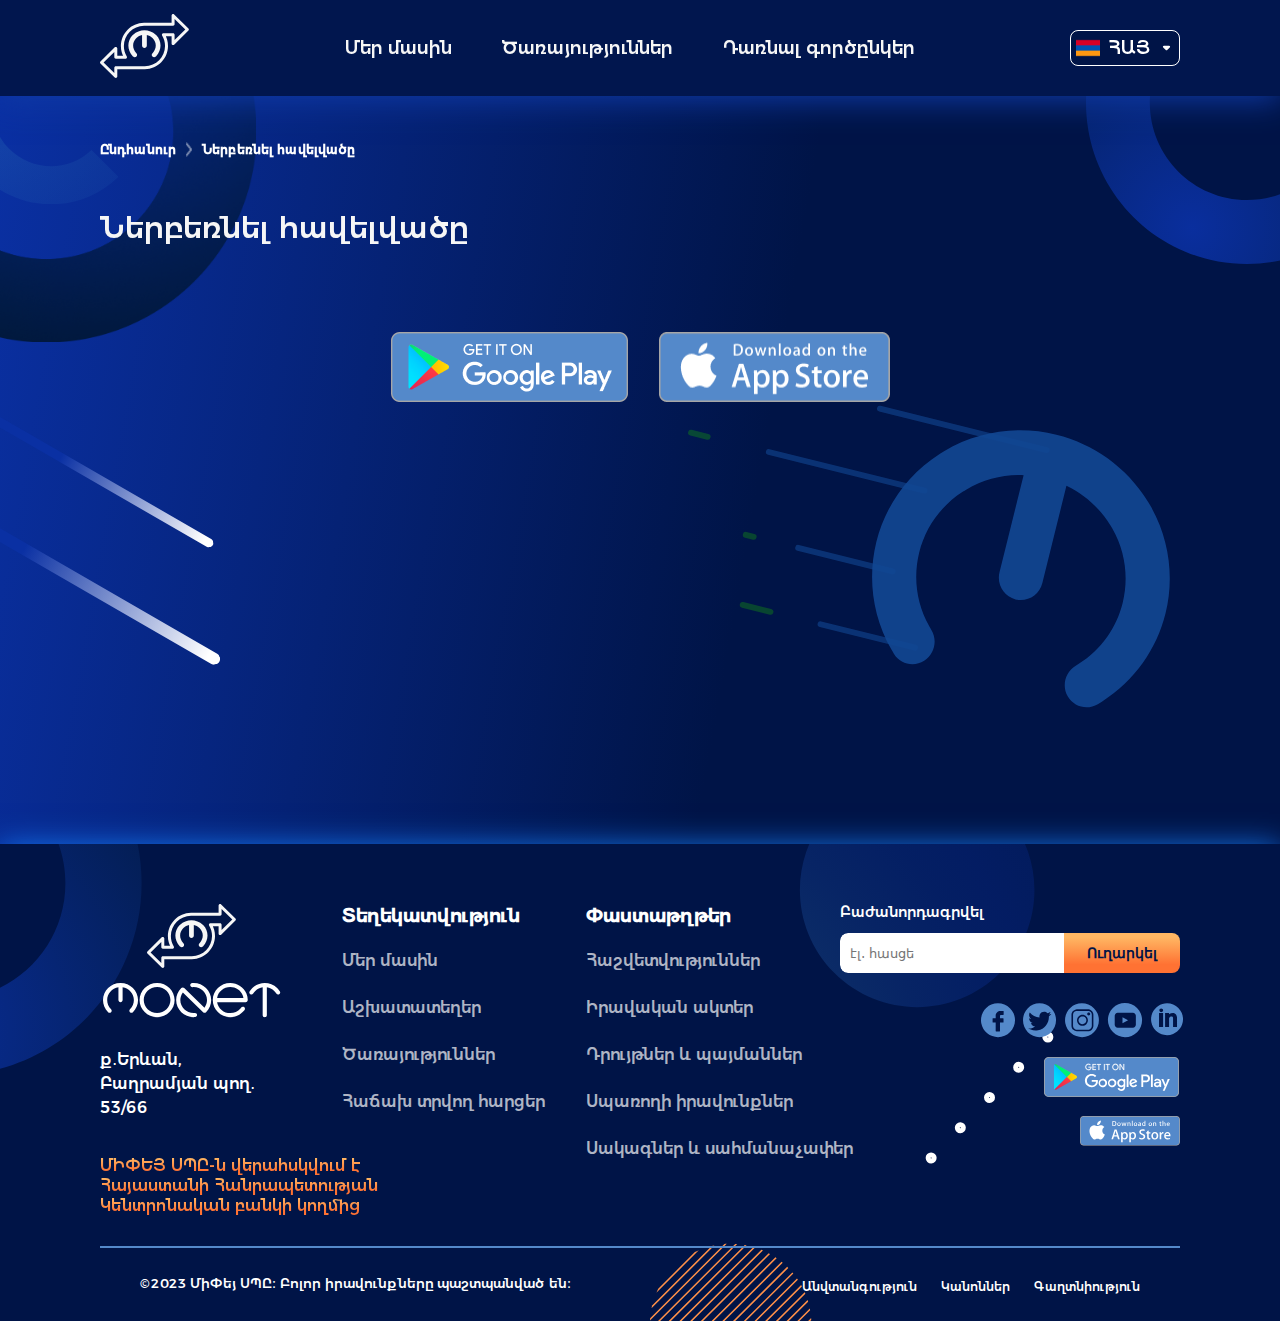
<file: application.html>
<!DOCTYPE html>
<html lang="en">

<head>
    <meta charset="UTF-8">
    <meta name="viewport" content="width=device-width, initial-scale=1.0">
    <link href="https://fonts.googleapis.com/css?family=Montserrat:arm" rel="stylesheet" />
    <link rel="icon" href="./img/LogoMonet.svg" type="Monet" />
    <link rel="stylesheet" href="./Application/application.css">
    <link rel="stylesheet" href="./Head-Foot/style_head_foot.css">
    <link rel="stylesheet" href="./Head-Foot/media_head_foot.css">
    <script defer src="script.js"></script>
    <title>Ներբեռնել հավելվածը</title>
    <link rel="icon" type="image/svg+xml" href="/img/favicon.svg">
    <link rel="icon" type="image/png" href="/img/favicon.png">

</head>

<body>
    <!-- Header start -->
    <header>
        <div class="headPage">
            <div id="headMenu" class="res67-opening">
                <div class="openInner">
                    <div class="innTopHead">

                        <div class="head-innDv32" onclick="openLanguages('childDv32','arrowImg32', '.innDv32-left')">
                            <div class="innDv32-left" id="parentDv">
                                <div class="leftDv1">
                                    <img src="./img/arm.svg" alt="flag">
                                </div>
                                <div class="leftDv2">
                                    <span>Հայ</span>
                                </div>
                                <div class="leftDv3">
                                    <div class="down" id="down">
                                        <img src="./img/down.svg" alt="down" id="arrowImg32">
                                    </div>
                                </div>
                            </div>

                            <div class="innDv3-opening" id="childDv32">
                                <div class="openDv">
                                    <div class="dvEng">
                                        <img src="./img/usa.svg" alt="flag">
                                        <span>ENG</span>
                                    </div>
                                    <div class="dvRus">
                                        <img src="./img/rus.svg" alt="flag">
                                        <span>RUS</span>
                                    </div>
                                </div>
                            </div>
                        </div>

                        <div id="menuCloser" class="topRightHead" onclick="closeMenu()">
                            <img src="./img/Menu-close.svg" alt="closing">
                        </div>

                    </div>
                    <hr class="frst-hr">
                    <div class="innMid">
                        <ul>
                            <li><a href="./aboutMy.html">Մեր մասին</a></li>
                            <li><a href="#">Ծառայություններ</a></li>
                            <li><a href="./partner.html">Դառնալ գործընկեր</a></li>
                        </ul>
                    </div>
                    <hr class="frst-hr">
                    <div class="innBott">
                        <div class="botTop">
                            <img src="./img/location.svg" alt="location">
                            <a href="#">ք․Երևան,
                                Բաղրամյան պող․ 53/66</a>
                        </div>
                        <div class="botTom">
                            <img src="./img/call.svg" alt="call">
                            <span>+374 00 000 000</span>
                        </div>
                    </div>
                </div>
            </div>
            <div class="pageHeader">
                <div class="HeaderInn">

                    <div class="head-innDv1">
                        <a href="index.html">
                            <img class="logobl" src="./img/logo19.svg" alt="logo">
                            <img class="logono" src="./img/logores4.svg" alt="logo">
                        </a>
                    </div>

                    <div class="head-innDv2">
                        <ul>
                            <li><a href="./aboutMy.html">Մեր մասին</a></li>
                            <li><a href="#">Ծառայություններ</a></li>
                            <li><a href="./partner.html">Դառնալ գործընկեր</a></li>
                        </ul>
                    </div>

                    <div class="head-innDv3" onclick="openLanguages ('childDv','arrowImg', '.innDv3-left')">
                        <div class="innDv3-left" id="parentDv">
                            <div class="leftDv1">
                                <img src="./img/arm.svg" alt="flag">
                            </div>
                            <div class="leftDv2">
                                <span>Հայ</span>
                            </div>
                            <div class="leftDv3">
                                <div class="down" id="down">
                                    <img src="./img/down.svg" alt="down" id="arrowImg">
                                </div>
                            </div>
                        </div>

                        <div class="innDv3-opening" id="childDv">
                            <div class="openDv">
                                <div class="dvEng">
                                    <img src="./img/usa.svg" alt="flag">
                                    <span>ENG</span>
                                </div>
                                <div class="dvRus">
                                    <img src="./img/rus.svg" alt="flag">
                                    <span>RUS</span>
                                </div>
                            </div>
                        </div>
                    </div>

                    <div id="menuOpener" class="imgFor" onclick="openerMenu()">
                        <img src="./img/menu9.svg" alt="menu">
                    </div>

                </div>
            </div>
        </div>

    </header>
    <!-- Header start -->

    <!--Main Page START-->
    <section class="aplication-content">
        <div class="bg_img_app_1"></div>
        <div class="bg_img_app_2"></div>
        <div class="bg_img_app_3"></div>
        <div class="bg_img_app_4"></div>
        <div class="bg_img_app_5"></div>
        <div class="bg_img_app_6"></div>
        <div class="bg_img_app_7"></div>
        <div class="bg_img_app_7 ty_1"></div>
        <div class="bg_img_app_7 ty_2"></div>
        <div class="left-content">
            <div class="all-aplication">
                <h4><a class="allApplic" href="/index.html">Ընդհանուր</a></h4>
                <img src="./img/arrow-for-about.png" alt="/" />
                <h4><a>Ներբեռնել հավելվածը</a></h4>
            </div>
            <h1>Ներբեռնել հավելվածը</h1>
        </div>
        <div class="general-content-aplication">
            <div class="img-for-aplication">
                <img src="./img/Get-Google-Application-Page.png" alt="Monet Google Play" />
                <img src="./img/App-Store-Application-Page.png" alt="Monet App Store" />
            </div>
        </div>
    </section>
    <!--Main Page END-->










    <!-- Footer start -->

    <footer>
        <div class="footCircle">
        </div>
        <div class="circleses_5">
            <div class="items_5 it1_55" id="item15"></div>
            <div class="items_5 it2_55" id="item25"></div>
            <div class="items_5 it3_55" id="item35"></div>
            <div class="items_5 it4_55" id="item45"></div>
            <div class="items_5 it5_55" id="item55"></div>
        </div>
        <div class="footRain">
        </div>
        <div class="footerPage">
            <div class="footerInn">
                <div class="innTop">
                    <div class="topLeft">
                        <div class="leftTop">
                            <a href="./index.html">
                                <img class="footLogo19" src="./img/logoFoot12.svg" alt="logoFoot">
                                <img class="footLogo9" src="./img/logoFoot9.svg" alt="logoFoot">
                                <img class="footLogo4" src="./img/logoFoot4.svg" alt="logoFoot">
                                <img class="logores19" src="./img/botLogo.svg" alt="logoFoot">
                                <img class="logores14" src="./img/monet14.svg" alt="logoFoot">
                                <img class="logores12" src="./img/monet12.svg" alt="logoFoot">
                            </a>
                        </div>
                        <div class="leftMid">
                            <span>ք․Երևան,
                                <br class="brdis"> Բաղրամյան պող․53/66</span>
                        </div>
                        <div class="leftBot">
                            <span>ՄԻՓԵՅ ՍՊԸ-ն վերահսկվում է Հայաստանի
                                Հանրապետության Կենտրոնական բանկի կողմից</span>
                        </div>
                    </div>

                    <div class="topMid">
                        <div class="midLeft">
                            <h1>Տեղեկատվություն</h1>
                            <ul>
                                <li>
                                    <a href="./aboutMy.html">Մեր մասին</a>
                                </li>
                                <li>
                                    <a href="#">Աշխատատեղեր</a>
                                </li>
                                <li>
                                    <a href="#">Ծառայություններ</a>
                                </li>
                                <li>
                                    <a href="./faq.html">Հաճախ տրվող հարցեր</a>
                                </li>
                            </ul>
                        </div>
                        <div class="midRight">
                            <h1>Փաստաթղթեր</h1>
                            <ul>
                                <li><a href="./report.html">Հաշվետվություններ</a></li>
                                <li><a href="./law.html">Իրավական ակտեր</a></li>
                                <li><a href="./provision.html">Դրույթներ և պայմաններ</a></li>
                                <li><a href="./consumer.html">Սպառողի իրավունքներ</a></li>
                                <li><a href="./sakagner.html">Սակագներ և սահմանաչափեր</a></li>
                            </ul>
                        </div>
                    </div>

                    <div class="topRight">
                        <h1 class="topRh1">Բաժանորդագրվել</h1>
                        <div class="rightTop">
                            <input placeholder="էլ․ հասցե" type="text" id="">
                            <button>Ուղարկել</button>

                        </div>

                        <div class="rightMid">
                            <div class="rmidInn">
                                <ul>
                                    <li>
                                        <a href="#"><img src="./img/facebook.svg" alt="application"></a>
                                    </li>
                                    <li>
                                        <a href="#"><img src="./img/twitter.svg" alt="application"></a>
                                    </li>
                                    <li>
                                        <a href="https://www.instagram.com/monetllc?igsh=NTc4MTIwNjQ2YQ=="><img
                                                src="./img/instagram.svg" alt="application"></a>
                                    </li>
                                    <li>
                                        <a href="#"><img src="./img/youtube.svg" alt="application"></a>
                                    </li>
                                    <li>
                                        <a href="#"><img src="./img/innn.svg" alt="application"></a>
                                    </li>
                                </ul>
                            </div>
                        </div>

                        <div class="rightBot">
                            <div class="rbotInn">
                                <ul>
                                    <li>
                                        <a href="#">
                                            <img src="./img/play-market.svg" alt="app">
                                        </a>
                                    </li>

                                    <li>
                                        <a href="#">
                                            <img class="ios678N" src="./img/app-store.svg" alt="app">
                                            <img class="ios678B" src="./img/iosDownload.svg" alt="app">
                                        </a>
                                    </li>
                                </ul>
                            </div>
                        </div>
                    </div>
                </div>

                <div class="innMed">
                    <hr>

                </div>

                <div class="innBot">
                    <div class="ibotInn">
                        <span>©2023 ՄիՓեյ ՍՊԸ։
                            <br class="brEnd"> Բոլոր իրավունքները պաշտպանված են։</span>
                        <ul>
                            <li><a href="#">Անվտանգություն</a></li>
                            <li><a href="#">Կանոններ</a></li>
                            <li><a href="#">Գաղտնիություն</a></li>
                        </ul>
                    </div>
                </div>

            </div>
        </div>
    </footer>
    <!-- Footer nend -->

</body>

</html>
</file>
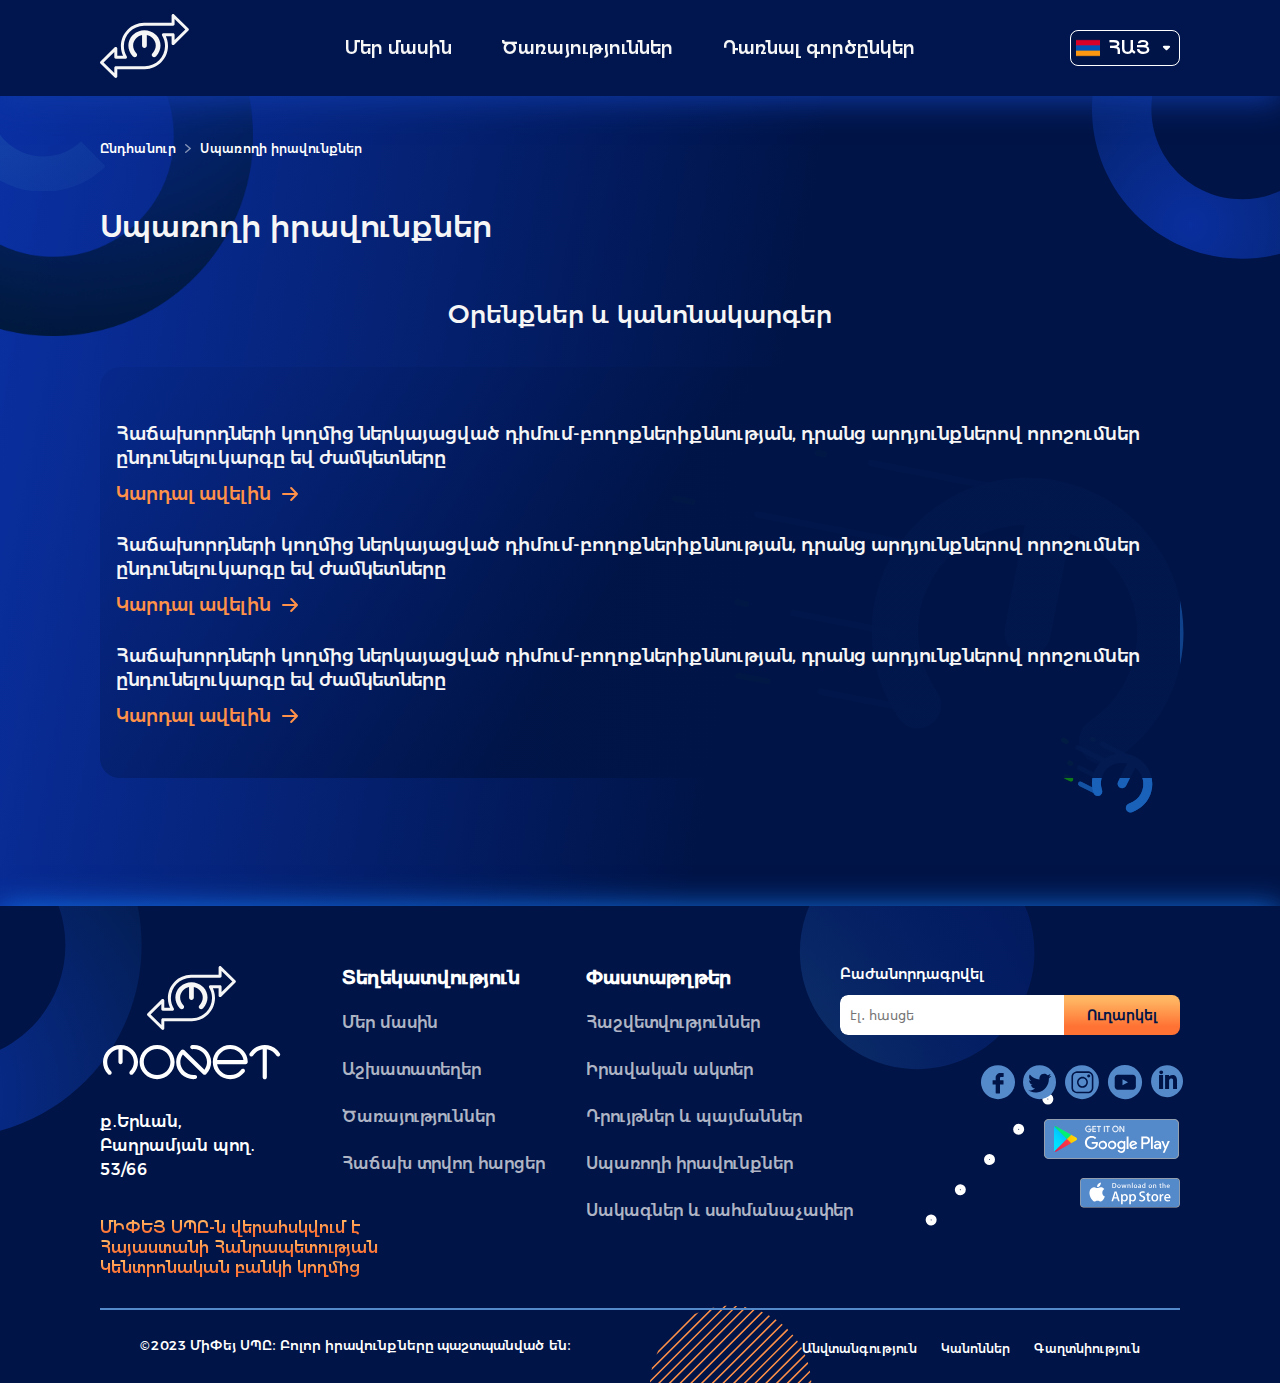
<file: consumer.html>
<!DOCTYPE html>
<html lang="en">

<head>
    <meta charset="UTF-8" />
    <meta name="viewport" content="width=device-width, initial-scale=1.0" />
    <link href="https://fonts.googleapis.com/css?family=Montserrat:arm" rel="stylesheet" />
    <link rel="icon" href="./img/LogoMonet.svg" type="Monet" />
    <link rel="stylesheet" href="./Head-Foot/style_head_foot.css" asp-append-version="true" />
    <link rel="stylesheet" href="./Head-Foot/media_head_foot.css">
    <link rel="stylesheet" href="./PARTNER/partner.css">
    <link rel="stylesheet" href="./PARTNER/part_med.css">
    <link rel="stylesheet" href="./Consumer/consumer_style.css">
    <link rel="stylesheet" href="./Consumer/consumer_med.css">
    <script src="script.js" defer></script>
    <title>Սպառողի իրավունք</title>
    <link rel="icon" type="image/svg+xml" href="/img/favicon.svg">
    <link rel="icon" type="image/png" href="/img/favicon.png">
</head>

<body>



    <header>
        <div class="headPage">
            <div id="headMenu" class="res67-opening">
                <div class="openInner">
                    <div class="innTopHead">

                        <div class="head-innDv32" onclick="openLanguages('childDv32','arrowImg32', '.innDv32-left')">
                            <div class="innDv32-left" id="parentDv">
                                <div class="leftDv1">
                                    <img src="./img/arm.svg" alt="flag">
                                </div>
                                <div class="leftDv2">
                                    <span>Հայ</span>
                                </div>
                                <div class="leftDv3">
                                    <div class="down" id="down">
                                        <img src="./img/down.svg" alt="down" id="arrowImg32">
                                    </div>
                                </div>
                            </div>

                            <div class="innDv3-opening" id="childDv32">
                                <div class="openDv">
                                    <div class="dvEng">
                                        <img src="./img/usa.svg" alt="flag">
                                        <span>ENG</span>
                                    </div>
                                    <div class="dvRus">
                                        <img src="./img/rus.svg" alt="flag">
                                        <span>RUS</span>
                                    </div>
                                </div>
                            </div>
                        </div>

                        <div id="menuCloser" class="topRightHead" onclick="closeMenu()">
                            <img src="./img/Menu-close.svg" alt="closing">
                        </div>

                    </div>
                    <hr class="frst-hr">
                    <div class="innMid">
                        <ul>
                            <li><a href="./aboutMy.html">Մեր մասին</a></li>
                            <li><a href="#">Ծառայություններ</a></li>
                            <li><a href="./partner.html">Դառնալ գործընկեր</a></li>
                        </ul>
                    </div>
                    <hr class="frst-hr">
                    <div class="innBott">
                        <div class="botTop">
                            <img src="./img/location.svg" alt="location">
                            <a href="#">ք․Երևան,
                                Բաղրամյան պող․ 53/66</a>
                        </div>
                        <div class="botTom">
                            <img src="./img/call.svg" alt="call">
                            <span>+374 00 000 000</span>
                        </div>
                    </div>
                </div>
            </div>
            <div class="pageHeader">
                <div class="HeaderInn">

                    <div class="head-innDv1">
                        <a href="index.html">
                            <img class="logobl" src="./img/logo19.svg" alt="logo">
                            <img class="logono" src="./img/logores4.svg" alt="logo">
                        </a>
                    </div>

                    <div class="head-innDv2">
                        <ul>
                            <li><a href="./aboutMy.html">Մեր մասին</a></li>
                            <li><a href="#">Ծառայություններ</a></li>
                            <li><a href="./partner.html">Դառնալ գործընկեր</a></li>
                        </ul>
                    </div>

                    <div class="head-innDv3" onclick="openLanguages ('childDv','arrowImg', '.innDv3-left')">
                        <div class="innDv3-left" id="parentDv">
                            <div class="leftDv1">
                                <img src="./img/arm.svg" alt="flag">
                            </div>
                            <div class="leftDv2">
                                <span>Հայ</span>
                            </div>
                            <div class="leftDv3">
                                <div class="down" id="down">
                                    <img src="./img/down.svg" alt="down" id="arrowImg">
                                </div>
                            </div>
                        </div>

                        <div class="innDv3-opening" id="childDv">
                            <div class="openDv">
                                <div class="dvEng">
                                    <img src="./img/usa.svg" alt="flag">
                                    <span>ENG</span>
                                </div>
                                <div class="dvRus">
                                    <img src="./img/rus.svg" alt="flag">
                                    <span>RUS</span>
                                </div>
                            </div>
                        </div>
                    </div>

                    <div id="menuOpener" class="imgFor" onclick="openerMenu()">
                        <img src="./img/menu9.svg" alt="menu">
                    </div>

                </div>
            </div>
        </div>

    </header>















    <section class="consumeSect">


        <div class="sect1V1">
        </div>
        <!-- <div class="sect11V1">
        </div> -->
        <div class="sect1V2">
        </div>
        <div class="first-img-element_1"></div>
        <div class="first-img-element_4"></div>
        <div class="bg_img_prov_7"></div>
        <div class="bg_img_prov_7 ty_1"></div>
        <div class="bg_img_prov_7 ty_2"></div>
        <div class="caker"></div>
        <div class="orangeCircle1"></div>






        <div class="topSpa">
            <a href="/index.html">Ընդհանուր</a>
            <img src="./img/arrow_rig.svg" alt="arrow">
            <span>Սպառողի իրավունքներ</span>
        </div>
        <h1 class="consH1">Սպառողի իրավունքներ</h1>
        <h1 class="consCenterH1">Օրենքներ և կանոնակարգեր</h1>
        <div class="consumerMain">
            <div class="consMainInn">
                <span>Հաճախորդների կողմից ներկայացված դիմում-բողոքներիքննության,
                    դրանց արդյունքներով որոշումներ ընդունելուկարգը եվ ժամկետները</span>
                <a href="#" target="_blank">Կարդալ ավելին
                    <img src="./img/toRight.svg" alt="">
                </a>
            </div>
            <div class="consMainInn">
                <span>Հաճախորդների կողմից ներկայացված դիմում-բողոքներիքննության,
                    դրանց արդյունքներով որոշումներ ընդունելուկարգը եվ ժամկետները</span>
                <a href="#" target="_blank">Կարդալ ավելին
                    <img src="./img/toRight.svg" alt="">
                </a>
            </div>
            <div class="consMainInn">
                <span>Հաճախորդների կողմից ներկայացված դիմում-բողոքներիքննության,
                    դրանց արդյունքներով որոշումներ ընդունելուկարգը եվ ժամկետները</span>
                <a href="#" target="_blank">Կարդալ ավելին
                    <img src="./img/toRight.svg" alt="">
                </a>
            </div>
        </div>
    </section>






















    <footer>
        <div class="footCircle">
        </div>
        <div class="circleses_5">
            <div class="items_5 it1_55" id="item15"></div>
            <div class="items_5 it2_55" id="item25"></div>
            <div class="items_5 it3_55" id="item35"></div>
            <div class="items_5 it4_55" id="item45"></div>
            <div class="items_5 it5_55" id="item55"></div>
        </div>
        <div class="footRain">
        </div>
        <div class="footerPage">
            <div class="footerInn">
                <div class="innTop">
                    <div class="topLeft">
                        <div class="leftTop">
                            <a href="./index.html">
                                <img class="footLogo19" src="./img/logoFoot12.svg" alt="logoFoot">
                                <img class="footLogo9" src="./img/logoFoot9.svg" alt="logoFoot">
                                <img class="footLogo4" src="./img/logoFoot4.svg" alt="logoFoot">
                                <img class="logores19" src="./img/botLogo.svg" alt="logoFoot">
                                <img class="logores14" src="./img/monet14.svg" alt="logoFoot">
                                <img class="logores12" src="./img/monet12.svg" alt="logoFoot">
                            </a>
                        </div>
                        <div class="leftMid">
                            <span>ք․Երևան,
                                <br class="brdis"> Բաղրամյան պող․53/66</span>
                        </div>
                        <div class="leftBot">
                            <span>ՄԻՓԵՅ ՍՊԸ-ն վերահսկվում է Հայաստանի
                                Հանրապետության Կենտրոնական բանկի կողմից</span>
                        </div>
                    </div>

                    <div class="topMid">
                        <div class="midLeft">
                            <h1>Տեղեկատվություն</h1>
                            <ul>
                                <li>
                                    <a href="./aboutMy.html">Մեր մասին</a>
                                </li>
                                <li>
                                    <a href="#">Աշխատատեղեր</a>
                                </li>
                                <li>
                                    <a href="#">Ծառայություններ</a>
                                </li>
                                <li>
                                    <a href="./faq.html">Հաճախ տրվող հարցեր</a>
                                </li>
                            </ul>
                        </div>
                        <div class="midRight">
                            <h1>Փաստաթղթեր</h1>
                            <ul>
                                <li><a href="./report.html">Հաշվետվություններ</a></li>
                                <li><a href="./law.html">Իրավական ակտեր</a></li>
                                <li><a href="./provision.html">Դրույթներ և պայմաններ</a></li>
                                <li><a href="./consumer.html">Սպառողի իրավունքներ</a></li>
                                <li><a href="./sakagner.html">Սակագներ և սահմանաչափեր</a></li>
                            </ul>
                        </div>
                    </div>

                    <div class="topRight">
                        <h1 class="topRh1">Բաժանորդագրվել</h1>
                        <div class="rightTop">
                            <input placeholder="էլ․ հասցե" type="text" id="">
                            <button>Ուղարկել</button>

                        </div>

                        <div class="rightMid">
                            <div class="rmidInn">
                                <ul>
                                    <li>
                                        <a href="#"><img src="./img/facebook.svg" alt="application"></a>
                                    </li>
                                    <li>
                                        <a href="#"><img src="./img/twitter.svg" alt="application"></a>
                                    </li>
                                    <li>
                                        <a href="https://www.instagram.com/monetllc?igsh=NTc4MTIwNjQ2YQ=="><img
                                                src="./img/instagram.svg" alt="application"></a>
                                    </li>
                                    <li>
                                        <a href="#"><img src="./img/youtube.svg" alt="application"></a>
                                    </li>
                                    <li>
                                        <a href="#"><img src="./img/innn.svg" alt="application"></a>
                                    </li>
                                </ul>
                            </div>
                        </div>

                        <div class="rightBot">
                            <div class="rbotInn">
                                <ul>
                                    <li>
                                        <a href="#">
                                            <img src="./img/play-market.svg" alt="app">
                                        </a>
                                    </li>

                                    <li>
                                        <a href="#">
                                            <img class="ios678N" src="./img/app-store.svg" alt="app">
                                            <img class="ios678B" src="./img/iosDownload.svg" alt="app">
                                        </a>
                                    </li>
                                </ul>
                            </div>
                        </div>
                    </div>
                </div>

                <div class="innMed">
                    <hr>

                </div>

                <div class="innBot">
                    <div class="ibotInn">
                        <span>©2023 ՄիՓեյ ՍՊԸ։
                            <br class="brEnd"> Բոլոր իրավունքները պաշտպանված են։</span>
                        <ul>
                            <li><a href="#">Անվտանգություն</a></li>
                            <li><a href="#">Կանոններ</a></li>
                            <li><a href="#">Գաղտնիություն</a></li>
                        </ul>
                    </div>
                </div>

            </div>
        </div>
    </footer>





</body>

</html>
</file>
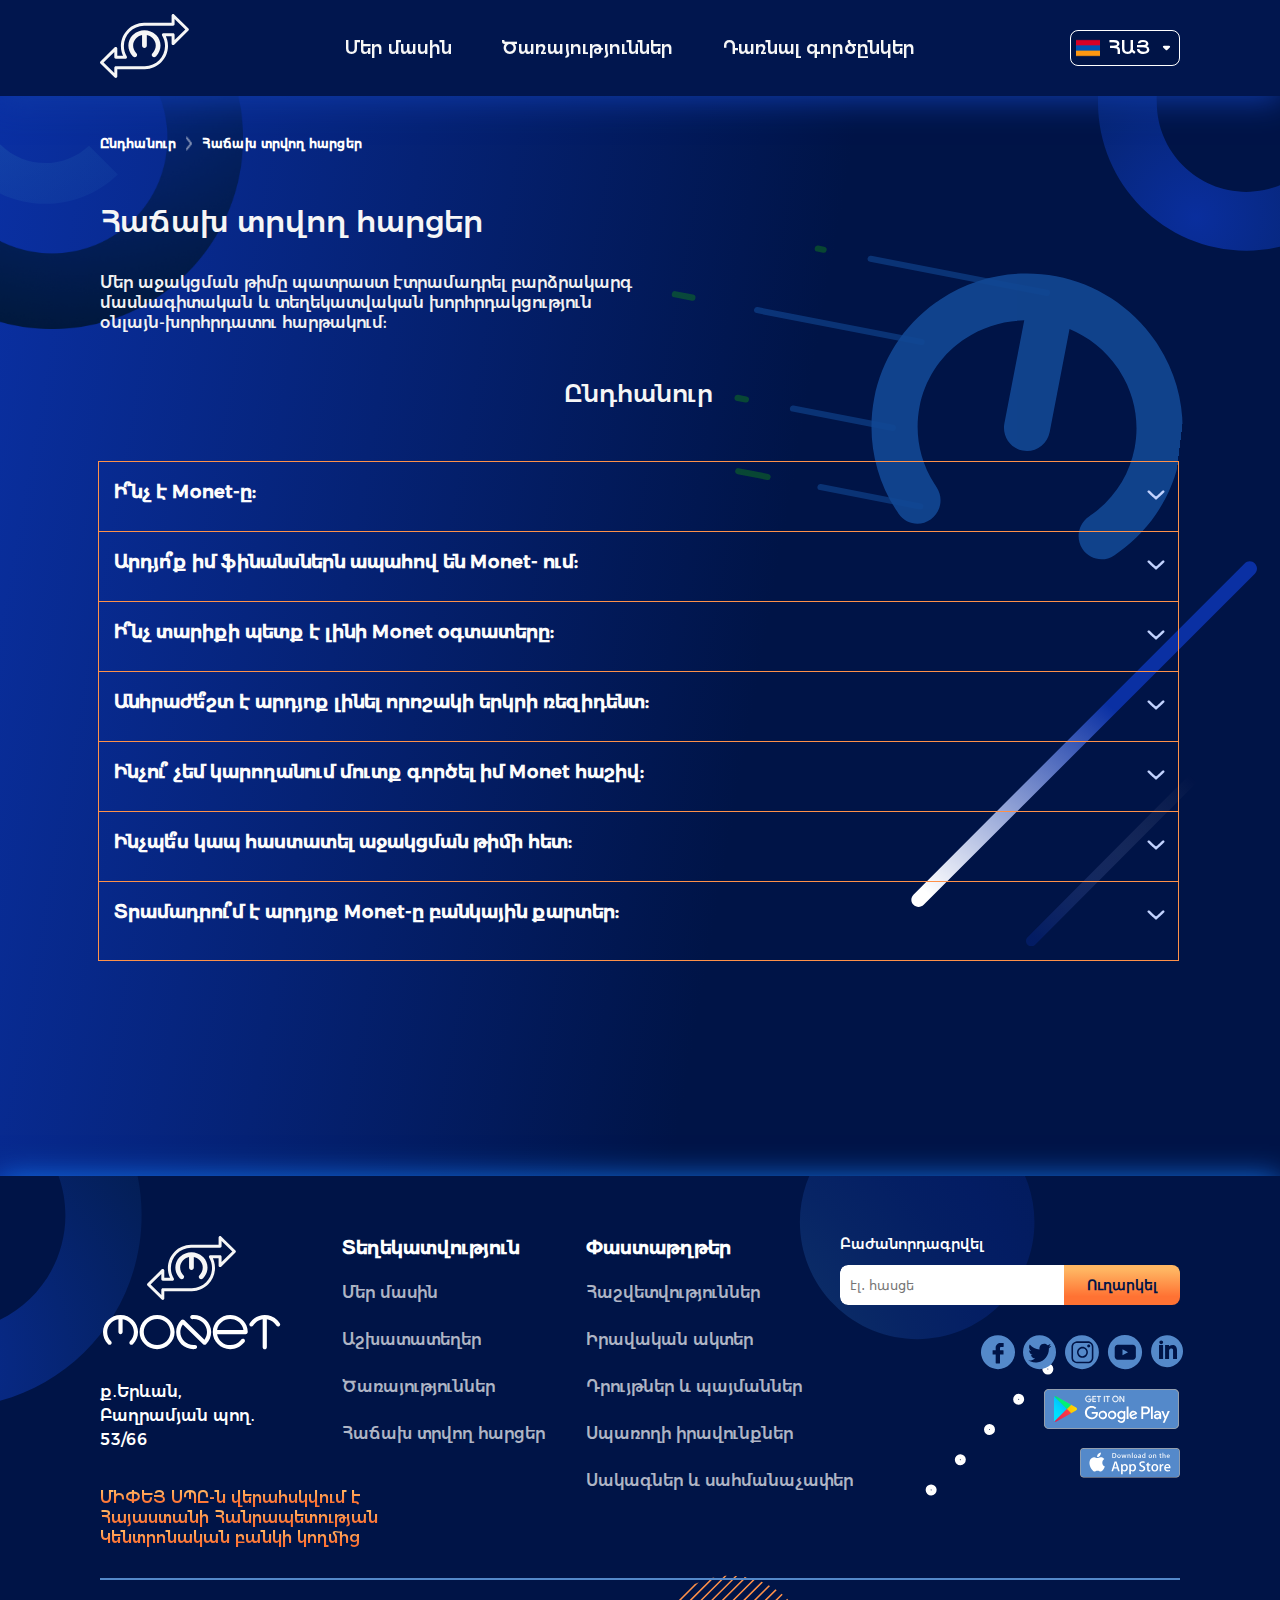
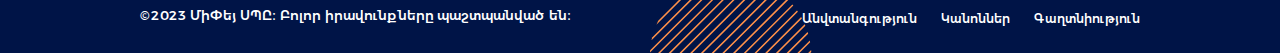
<file: faq.html>
<!DOCTYPE html>
<html lang="en">

<head>
    <meta charset="UTF-8">
    <meta name="viewport" content="width=device-width, initial-scale=1.0">
    <link href="https://fonts.googleapis.com/css?family=Montserrat:arm" rel="stylesheet" />
    <link rel="icon" href="./img/LogoMonet.svg" type="Monet" />
    <link rel="stylesheet" href="./FAQ/faq.css">
    <link rel="stylesheet" href="./Head-Foot/style_head_foot.css">
    <link rel="stylesheet" href="./Head-Foot/media_head_foot.css">
    <script defer src="script.js"></script>
    
    <title>FAQ</title>
    <link rel="icon" type="image/svg+xml" href="/img/favicon.svg">
<link rel="icon" type="image/png" href="/img/favicon.png">

    
</head>

<body>
    <!-- Header start -->

    <header>
        <div class="headPage">
            <div id="headMenu" class="res67-opening">
                <div class="openInner">
                    <div class="innTopHead">
    
                        <div class="head-innDv32" onclick="openLanguages('childDv32','arrowImg32', '.innDv32-left')">
                            <div class="innDv32-left" id="parentDv">
                                <div class="leftDv1">
                                    <img src="./img/arm.svg" alt="flag">
                                </div>
                                <div class="leftDv2">
                                    <span>Հայ</span>
                                </div>
                                <div class="leftDv3">
                                    <div class="down" id="down">
                                        <img src="./img/down.svg" alt="down" id="arrowImg32">
                                    </div>
                                </div>
                            </div>
    
                            <div class="innDv3-opening" id="childDv32">
                                <div class="openDv">
                                    <div class="dvEng">
                                        <img src="./img/usa.svg" alt="flag">
                                        <span>ENG</span>
                                    </div>
                                    <div class="dvRus">
                                        <img src="./img/rus.svg" alt="flag">
                                        <span>RUS</span>
                                    </div>
                                </div>
                            </div>
                        </div>
    
                        <div id="menuCloser" class="topRightHead" onclick="closeMenu()">
                            <img src="./img/Menu-close.svg" alt="closing">
                        </div>
    
                    </div>
                    <hr class="frst-hr">
                    <div class="innMid">
                        <ul>
                            <li><a href="./aboutMy.html">Մեր մասին</a></li>
                            <li><a href="#">Ծառայություններ</a></li>
                            <li><a href="./partner.html">Դառնալ գործընկեր</a></li>
                        </ul>
                    </div>
                    <hr class="frst-hr">
                    <div class="innBott">
                        <div class="botTop">
                            <img src="./img/location.svg" alt="location">
                            <a href="#">ք․Երևան,
                                Բաղրամյան պող․ 53/66</a>
                        </div>
                        <div class="botTom">
                            <img src="./img/call.svg" alt="call">
                            <span>+374 00 000 000</span>
                        </div>
                    </div>
                </div>
            </div>
            <div class="pageHeader">
                <div class="HeaderInn">
    
                    <div class="head-innDv1">
                        <a href="index.html">
                            <img class="logobl" src="./img/logo19.svg" alt="logo">
                            <img class="logono" src="./img/logores4.svg" alt="logo">
                        </a>
                    </div>
    
                    <div class="head-innDv2">
                        <ul>
                            <li><a href="./aboutMy.html">Մեր մասին</a></li>
                            <li><a href="#">Ծառայություններ</a></li>
                            <li><a href="./partner.html">Դառնալ գործընկեր</a></li>
                        </ul>
                    </div>
    
                    <div class="head-innDv3" onclick="openLanguages ('childDv','arrowImg', '.innDv3-left')">
                        <div class="innDv3-left" id="parentDv">
                            <div class="leftDv1">
                                <img src="./img/arm.svg" alt="flag">
                            </div>
                            <div class="leftDv2">
                                <span>Հայ</span>
                            </div>
                            <div class="leftDv3">
                                <div class="down" id="down">
                                    <img src="./img/down.svg" alt="down" id="arrowImg">
                                </div>
                            </div>
                        </div>
    
                        <div class="innDv3-opening" id="childDv">
                            <div class="openDv">
                                <div class="dvEng">
                                    <img src="./img/usa.svg" alt="flag">
                                    <span>ENG</span>
                                </div>
                                <div class="dvRus">
                                    <img src="./img/rus.svg" alt="flag">
                                    <span>RUS</span>
                                </div>
                            </div>
                        </div>
                    </div>
    
                    <div id="menuOpener" class="imgFor" onclick="openerMenu()">
                        <img src="./img/menu9.svg" alt="menu">
                    </div>
    
                </div>
            </div>
        </div>
    
    </header>
    <!-- Header start -->
    <!-- Main start -->
    <section class="main-section-faq">
        <div class="bg_img_page_1"></div>
        <div class="bg_img_page_2"></div>
        <div class="bg_img_page_3"></div>
        <div class="bg_img_page_4"></div>
        <div class="bg_img_page_5"></div>
        <div class="bg_img_page_6"></div>
        <div class="bg_img_page_7"></div>
        <div class="newDiv">
            <div class="left-content">
                <div class="all-about">
                    <h4> <a class="allAboutA" href="/index.html">Ընդհանուր</a></h4>
                    <img src="./img/arrow-for-about.png" alt="/" />
                    <h4>Հաճախ տրվող հարցեր</h4>
                </div>
                <h1>Հաճախ տրվող հարցեր</h1>
                <span>
                    Մեր աջակցման թիմը պատրաստ էտրամադրել բարձրակարգ մասնագիտական և տեղեկատվական խորհրդակցություն
                    օնլայն-խորհրդատու հարթակում:
                </span>
            </div>
        </div>
        <div class="general-container">
            <h1>Ընդհանուր</h1>
            <div class="main-list">
                <div class="question-container" onclick="openAnswerToQuestion('question_1', 'img_1')">
                    <div class="question-item">
                        <h4>Ի՞նչ է Monet-ը:</h4>
                        <img src="./img/arrow-to-down.png" alt="Monet" id="img_1" class="img-arrow" />
                    </div>
                    <span id="question_1" class="answer-block">
                        Monet-ը նորարարական հավելված է, որը տրամադրում է ինտեգրված ֆինանսական ծառայություններ ու
                        լուծումներ:
                    </span>
                </div>
                <div class="question-container" onclick="openAnswerToQuestion('question_2', 'img_2')">
                    <div class="question-item">
                        <h4>Արդյո՞ք իմ ֆինանսներն ապահով են Monet- ում:</h4>
                        <img src="./img/arrow-to-down.png" alt="Monet" id="img_2" class="img-arrow" />
                    </div>
                    <span id="question_2" class="answer-block">
                        Monet-ը նորարարական հավելված է, որը տրամադրում է ինտեգրված ֆինանսական ծառայություններ ու
                        լուծումներ:
                    </span>
                </div>
                <div class="question-container" onclick="openAnswerToQuestion('question_3', 'img_3')">
                    <div class="question-item">
                        <h4>Ի՞նչ տարիքի պետք է լինի Monet օգտատերը:</h4>
                        <img src="./img/arrow-to-down.png" alt="Monet" id="img_3" class="img-arrow" />
                    </div>
                    <span id="question_3" class="answer-block">
                        Monet-ը նորարարական հավելված է, որը տրամադրում է ինտեգրված ֆինանսական ծառայություններ ու
                        լուծումներ:
                    </span>
                </div>
                <div class="question-container" onclick="openAnswerToQuestion('question_4', 'img_4')">
                    <div class="question-item">
                        <h4>Անհրաժե՞շտ է արդյոք լինել որոշակի երկրի ռեզիդենտ:</h4>
                        <img src="./img/arrow-to-down.png" alt="Monet" id="img_4" class="img-arrow" />
                    </div>
                    <span id="question_4" class="answer-block">
                        Monet-ը նորարարական հավելված է, որը տրամադրում է ինտեգրված ֆինանսական ծառայություններ ու
                        լուծումներ:
                    </span>
                </div>
                <div class="question-container" onclick="openAnswerToQuestion('question_5', 'img_5')">
                    <div class="question-item">
                        <h4>Ինչու՞ չեմ կարողանում մուտք գործել իմ Monet հաշիվ:</h4>
                        <img src="./img/arrow-to-down.png" alt="Monet" id="img_5" class="img-arrow" />
                    </div>
                    <span id="question_5" class="answer-block">
                        Monet-ը նորարարական հավելված է, որը տրամադրում է ինտեգրված ֆինանսական ծառայություններ ու
                        լուծումներ:
                    </span>
                </div>
                <div class="question-container" onclick="openAnswerToQuestion('question_6', 'img_6')">
                    <div class="question-item">
                        <h4>Ինչպե՞ս կապ հաստատել աջակցման թիմի հետ:</h4>
                        <img src="./img/arrow-to-down.png" alt="Monet" id="img_6" class="img-arrow" />
                    </div>
                    <span id="question_6" class="answer-block">
                        Monet-ը նորարարական հավելված է, որը տրամադրում է ինտեգրված ֆինանսական ծառայություններ ու
                        լուծումներ:
                    </span>
                </div>
                <div class="question-container bottom-line-none" onclick="openAnswerToQuestion('question_7', 'img_7')">
                    <div class="question-item">
                        <h4>Տրամադրու՞մ է արդյոք Monet-ը բանկային քարտեր:</h4>
                        <img src="./img/arrow-to-down.png" alt="Monet" id="img_7" class="img-arrow" />
                    </div>
                    <span id="question_7" class="answer-block">
                        Monet-ը նորարարական հավելված է, որը տրամադրում է ինտեգրված ֆինանսական ծառայություններ ու
                        լուծումներ:
                    </span>
                </div>
            </div>
        </div>
    </section>
    <!-- Main end -->








    
    <!-- Footer start -->
    <footer>
        <div class="footCircle">
        </div>
        <div class="circleses_5">
            <div class="items_5 it1_55" id="item15"></div>
            <div class="items_5 it2_55" id="item25"></div>
            <div class="items_5 it3_55" id="item35"></div>
            <div class="items_5 it4_55" id="item45"></div>
            <div class="items_5 it5_55" id="item55"></div>
        </div>
        <div class="footRain">
        </div>
        <div class="footerPage">
            <div class="footerInn">
                <div class="innTop">
                    <div class="topLeft">
                        <div class="leftTop">
                            <a href="./index.html">
                                <img class="footLogo19" src="./img/logoFoot12.svg" alt="logoFoot">
                                <img class="footLogo9" src="./img/logoFoot9.svg" alt="logoFoot">
                                <img class="footLogo4" src="./img/logoFoot4.svg" alt="logoFoot">
                                <img class="logores19" src="./img/botLogo.svg" alt="logoFoot">
                                <img class="logores14" src="./img/monet14.svg" alt="logoFoot">
                                <img class="logores12" src="./img/monet12.svg" alt="logoFoot">
                            </a>
                        </div>
                        <div class="leftMid">
                            <span>ք․Երևան,
                                <br class="brdis"> Բաղրամյան պող․53/66</span>
                        </div>
                        <div class="leftBot">
                            <span>ՄԻՓԵՅ ՍՊԸ-ն վերահսկվում է Հայաստանի
                                Հանրապետության Կենտրոնական բանկի կողմից</span>
                        </div>
                    </div>
    
                    <div class="topMid">
                        <div class="midLeft">
                            <h1>Տեղեկատվություն</h1>
                            <ul>
                                <li>
                                    <a href="./aboutMy.html">Մեր մասին</a>
                                </li>
                                <li>
                                    <a href="#">Աշխատատեղեր</a>
                                </li>
                                <li>
                                    <a href="#">Ծառայություններ</a>
                                </li>
                                <li>
                                    <a href="./faq.html">Հաճախ տրվող հարցեր</a>
                                </li>
                            </ul>
                        </div>
                        <div class="midRight">
                            <h1>Փաստաթղթեր</h1>
                            <ul>
                                <li><a href="./report.html">Հաշվետվություններ</a></li>
                                <li><a href="./law.html">Իրավական ակտեր</a></li>
                                <li><a href="./provision.html">Դրույթներ և պայմաններ</a></li>
                                <li><a href="./consumer.html">Սպառողի իրավունքներ</a></li>
                                <li><a href="./sakagner.html">Սակագներ և սահմանաչափեր</a></li>
                            </ul>
                        </div>
                    </div>
    
                    <div class="topRight">
                        <h1 class="topRh1">Բաժանորդագրվել</h1>
                        <div class="rightTop">
                            <input placeholder="էլ․ հասցե" type="text" id="">
                            <button>Ուղարկել</button>
    
                        </div>
    
                        <div class="rightMid">
                            <div class="rmidInn">
                                <ul>
                                    <li>
                                        <a href="#"><img src="./img/facebook.svg" alt="application"></a>
                                    </li>
                                    <li>
                                        <a href="#"><img src="./img/twitter.svg" alt="application"></a>
                                    </li>
                                    <li>
                                        <a href="https://www.instagram.com/monetllc?igsh=NTc4MTIwNjQ2YQ=="><img
                                                src="./img/instagram.svg" alt="application"></a>
                                    </li>
                                    <li>
                                        <a href="#"><img src="./img/youtube.svg" alt="application"></a>
                                    </li>
                                    <li>
                                        <a href="#"><img src="./img/innn.svg" alt="application"></a>
                                    </li>
                                </ul>
                            </div>
                        </div>
    
                        <div class="rightBot">
                            <div class="rbotInn">
                                <ul>
                                    <li>
                                        <a href="#">
                                            <img src="./img/play-market.svg" alt="app">
                                        </a>
                                    </li>
    
                                    <li>
                                        <a href="#">
                                            <img class="ios678N" src="./img/app-store.svg" alt="app">
                                            <img class="ios678B" src="./img/iosDownload.svg" alt="app">
                                        </a>
                                    </li>
                                </ul>
                            </div>
                        </div>
                    </div>
                </div>
    
                <div class="innMed">
                    <hr>
    
                </div>
    
                <div class="innBot">
                    <div class="ibotInn">
                        <span>©2023 ՄիՓեյ ՍՊԸ։
                            <br class="brEnd"> Բոլոր իրավունքները պաշտպանված են։</span>
                        <ul>
                            <li><a href="#">Անվտանգություն</a></li>
                            <li><a href="#">Կանոններ</a></li>
                            <li><a href="#">Գաղտնիություն</a></li>
                        </ul>
                    </div>
                </div>
    
            </div>
        </div>
    </footer>
    <!-- Footer nend -->

</body>

</html>
</file>
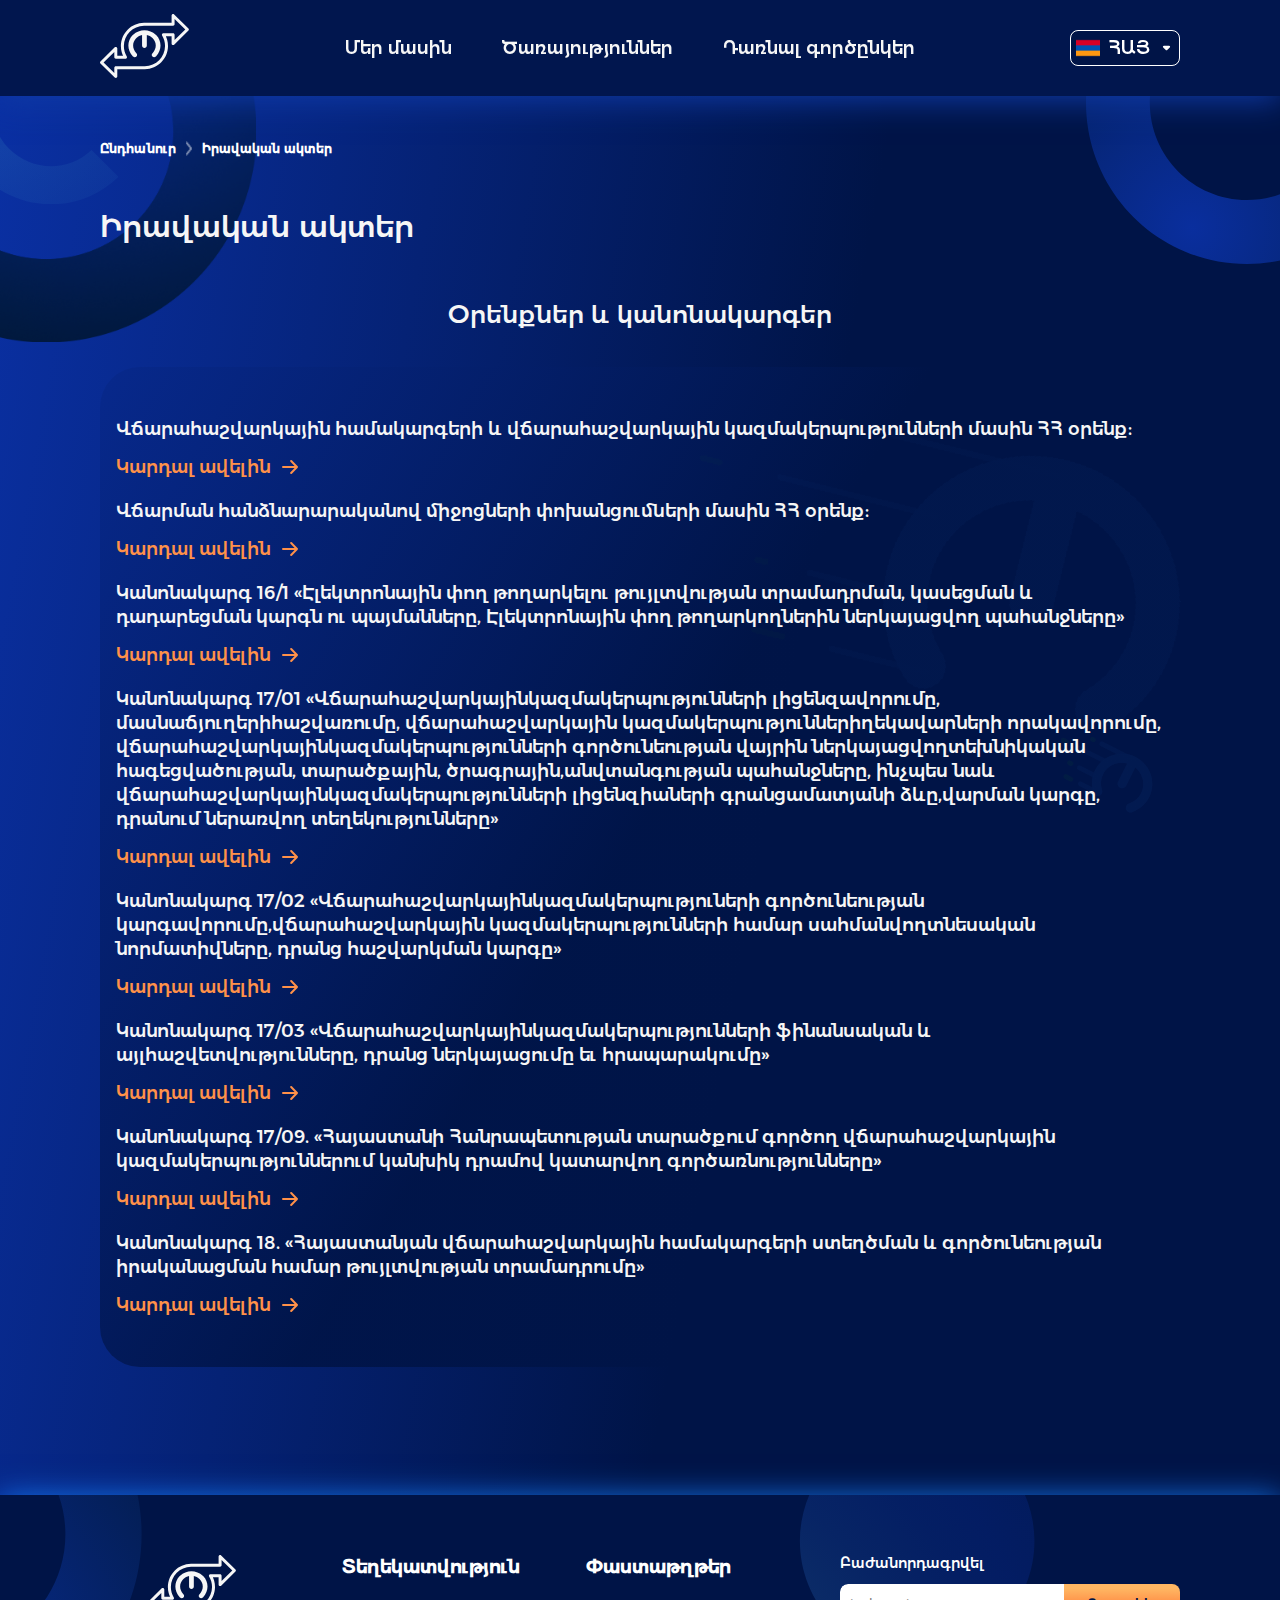
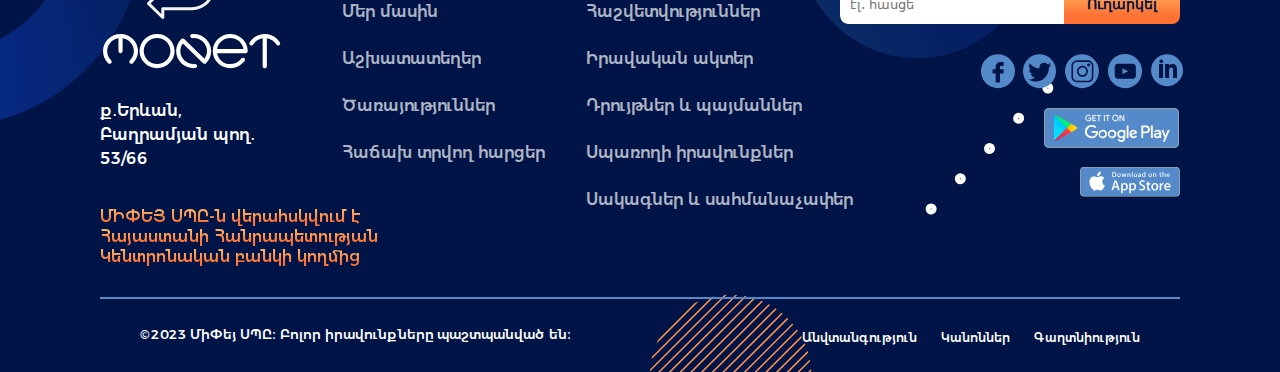
<file: law.html>
<!DOCTYPE html>
<html lang="en">

<head>
    <meta charset="UTF-8">
    <meta name="viewport" content="width=device-width, initial-scale=1.0">
    <link href="https://fonts.googleapis.com/css?family=Montserrat:arm" rel="stylesheet" />
    <link rel="icon" href="./img/LogoMonet.svg" type="Monet" />
    <link rel="stylesheet" href="./LawPage/law.css">
    <link rel="stylesheet" href="./Head-Foot/style_head_foot.css">
    <link rel="stylesheet" href="./Head-Foot/media_head_foot.css">
    <script defer src="script.js"></script>
    <title>Law</title>
    <link rel="icon" type="image/svg+xml" href="/img/favicon.svg">
<link rel="icon" type="image/png" href="/img/favicon.png">
</head>

<body>

    <!-- Header start -->

    <header>
        <div class="headPage">
            <div id="headMenu" class="res67-opening">
                <div class="openInner">
                    <div class="innTopHead">
    
                        <div class="head-innDv32" onclick="openLanguages('childDv32','arrowImg32', '.innDv32-left')">
                            <div class="innDv32-left" id="parentDv">
                                <div class="leftDv1">
                                    <img src="./img/arm.svg" alt="flag">
                                </div>
                                <div class="leftDv2">
                                    <span>Հայ</span>
                                </div>
                                <div class="leftDv3">
                                    <div class="down" id="down">
                                        <img src="./img/down.svg" alt="down" id="arrowImg32">
                                    </div>
                                </div>
                            </div>
    
                            <div class="innDv3-opening" id="childDv32">
                                <div class="openDv">
                                    <div class="dvEng">
                                        <img src="./img/usa.svg" alt="flag">
                                        <span>ENG</span>
                                    </div>
                                    <div class="dvRus">
                                        <img src="./img/rus.svg" alt="flag">
                                        <span>RUS</span>
                                    </div>
                                </div>
                            </div>
                        </div>
    
                        <div id="menuCloser" class="topRightHead" onclick="closeMenu()">
                            <img src="./img/Menu-close.svg" alt="closing">
                        </div>
    
                    </div>
                    <hr class="frst-hr">
                    <div class="innMid">
                        <ul>
                            <li><a href="./aboutMy.html">Մեր մասին</a></li>
                            <li><a href="#">Ծառայություններ</a></li>
                            <li><a href="./partner.html">Դառնալ գործընկեր</a></li>
                        </ul>
                    </div>
                    <hr class="frst-hr">
                    <div class="innBott">
                        <div class="botTop">
                            <img src="./img/location.svg" alt="location">
                            <a href="#">ք․Երևան,
                                Բաղրամյան պող․ 53/66</a>
                        </div>
                        <div class="botTom">
                            <img src="./img/call.svg" alt="call">
                            <span>+374 00 000 000</span>
                        </div>
                    </div>
                </div>
            </div>
            <div class="pageHeader">
                <div class="HeaderInn">
    
                    <div class="head-innDv1">
                        <a href="index.html">
                            <img class="logobl" src="./img/logo19.svg" alt="logo">
                            <img class="logono" src="./img/logores4.svg" alt="logo">
                        </a>
                    </div>
    
                    <div class="head-innDv2">
                        <ul>
                            <li><a href="./aboutMy.html">Մեր մասին</a></li>
                            <li><a href="#">Ծառայություններ</a></li>
                            <li><a href="./partner.html">Դառնալ գործընկեր</a></li>
                        </ul>
                    </div>
    
                    <div class="head-innDv3" onclick="openLanguages ('childDv','arrowImg', '.innDv3-left')">
                        <div class="innDv3-left" id="parentDv">
                            <div class="leftDv1">
                                <img src="./img/arm.svg" alt="flag">
                            </div>
                            <div class="leftDv2">
                                <span>Հայ</span>
                            </div>
                            <div class="leftDv3">
                                <div class="down" id="down">
                                    <img src="./img/down.svg" alt="down" id="arrowImg">
                                </div>
                            </div>
                        </div>
    
                        <div class="innDv3-opening" id="childDv">
                            <div class="openDv">
                                <div class="dvEng">
                                    <img src="./img/usa.svg" alt="flag">
                                    <span>ENG</span>
                                </div>
                                <div class="dvRus">
                                    <img src="./img/rus.svg" alt="flag">
                                    <span>RUS</span>
                                </div>
                            </div>
                        </div>
                    </div>
    
                    <div id="menuOpener" class="imgFor" onclick="openerMenu()">
                        <img src="./img/menu9.svg" alt="menu">
                    </div>
    
                </div>
            </div>
        </div>
    
    </header>
    <!-- Header start -->

    <!--Main Page Start-->
    <section class="main-section-law">
        <div class="bg_img_law_1"></div>
        <div class="bg_img_law_2"></div>
        <div class="bg_img_law_3"></div>
        <div class="bg_img_law_4"></div>
        <div class="bg_img_law_5"></div>
        <div class="bg_img_law_6"></div>
        <div class="bg_img_law_7"></div>
        <div class="bg_img_law_7 ty_1"></div>
        <div class="bg_img_law_7 ty_2" ></div>
        <div class="newDiv">
            <div class="left-content">
                <div class="all-law">
                    <h4><a class="LawAll" href="/index.html">Ընդհանուր</a></h4>
                    <img src="./img/arrow-for-about.png" alt="/" />
                    <h4><a>Իրավական ակտեր</a></h4>
                </div>
                <h1>Իրավական ակտեր</h1>
            </div>
        </div>
        <div class="general-container">
            <h1>Օրենքներ և կանոնակարգեր</h1>
            <div class="main-law-desk">
                <ul>
                    <li>
                        <h4>Վճարահաշվարկային համակարգերի և վճարահաշվարկային կազմակերպությունների մասին ՀՀ օրենք:</h4>
                        <a href="#" target="_blank">
                            <span>Կարդալ ավելին</span>
                            <img src="./img/Arrow-Left.svg" alt="/" />
                        </a>
                    </li>
                    <li>
                        <h4>Վճարման հանձնարարականով միջոցների փոխանցումների մասին ՀՀ օրենք:</h4>
                        <a href="#" target="_blank">
                            <span>Կարդալ ավելին</span>
                            <img src="./img/Arrow-Left.svg" alt="/" />
                        </a>
                    </li>
                    <li>
                        <h4>Կանոնակարգ 16/1 «Էլեկտրոնային փող թողարկելու թույլտվության տրամադրման, կասեցման և դադարեցման
                            կարգն ու պայմանները, Էլեկտրոնային փող թողարկողներին ներկայացվող պահանջները»</h4>
                        <a href="#" target="_blank">
                            <span>Կարդալ ավելին</span>
                            <img src="./img/Arrow-Left.svg" alt="/" />
                        </a>
                    </li>
                    <li>
                        <h4 class="all-words">Կանոնակարգ 17/01 «Վճարահաշվարկայինկազմակերպությունների լիցենզավորումը,
                            մասնաճյուղերիհաշվառումը, վճարահաշվարկային կազմակերպություններիղեկավարների որակավորումը,
                            վճարահաշվարկայինկազմակերպությունների գործունեության վայրին ներկայացվողտեխնիկական
                            հագեցվածության, տարածքային, ծրագրային,անվտանգության պահանջները, ինչպես նաև
                            վճարահաշվարկայինկազմակերպությունների լիցենզիաների գրանցամատյանի ձևը,վարման կարգը, դրանում
                            ներառվող տեղեկությունները»</h4>
                        <h4 class="cut-words">
                            Կանոնակարգ 17/01 «Վճարահաշվարկային կազմակերպությունների լիցենզավորումը, մասնաճյուղերի
                            հաշվառումը․․․․
                        </h4>
                        <a href="#" target="_blank">
                            <span>Կարդալ ավելին</span>
                            <img src="./img/Arrow-Left.svg" alt="/" />
                        </a>
                    </li>
                    <li>
                        <h4 class="all-words">Կանոնակարգ 17/02 «Վճարահաշվարկայինկազմակերպություների գործունեության
                            կարգավորումը,վճարահաշվարկային կազմակերպությունների համար սահմանվողտնեսական նորմատիվները,
                            դրանց հաշվարկման կարգը»</h4>
                        <h4 class="cut-words">
                            Կանոնակարգ 17/02 «Վճարահաշվարկային կազմակերպություների գործունեության կարգավորումը․․․
                        </h4>
                        <a href="#" target="_blank">
                            <span>Կարդալ ավելին</span>
                            <img src="./img/Arrow-Left.svg" alt="/" />
                        </a>
                    </li>
                    <li>
                        <h4 class="all-words">Կանոնակարգ 17/03 «Վճարահաշվարկայինկազմակերպությունների ֆինանսական և
                            այլհաշվետվությունները,
                            դրանց ներկայացումը եւ հրապարակումը»</h4>
                        <h4 class="cut-words">
                            Կանոնակարգ 17/03 «Վճարահաշվարկային կազմակերպությունների ֆինանսական ևվ այլ հաշվետվությունները
                            ․․․
                        </h4>
                        <a href="#" target="_blank">
                            <span>Կարդալ ավելին</span>
                            <img src="./img/Arrow-Left.svg" alt="/" />
                        </a>
                    </li>
                    <li>
                        <h4>Կանոնակարգ 17/09. <span class="hhnone">«ՀՀ</span><span class="HHblock">«Հայաստանի
                                Հանրապետության</span> տարածքում գործող վճարահաշվարկային
                            կազմակերպություններում կանխիկ դրամով կատարվող գործառնությունները»</h4>
                        <a href="#" target="_blank">
                            <span>Կարդալ ավելին</span>
                            <img src="./img/Arrow-Left.svg" alt="/" />
                        </a>
                    </li>
                    <li>
                        <h4>Կանոնակարգ 18. «Հայաստանյան վճարահաշվարկային համակարգերի ստեղծման և գործունեության
                            իրականացման համար թույլտվության տրամադրումը»</h4>
                        <a href="#" target="_blank">
                            <span>Կարդալ ավելին</span>
                            <img src="./img/Arrow-Left.svg" alt="/" />
                        </a>
                    </li>
                </ul>

            </div>
        </div>
    </section>
    <!--Main Page End-->






    
    <!--Foter Start-->
    <footer>
        <div class="footCircle">
        </div>
        <div class="circleses_5">
            <div class="items_5 it1_55" id="item15"></div>
            <div class="items_5 it2_55" id="item25"></div>
            <div class="items_5 it3_55" id="item35"></div>
            <div class="items_5 it4_55" id="item45"></div>
            <div class="items_5 it5_55" id="item55"></div>
        </div>
        <div class="footRain">
        </div>
        <div class="footerPage">
            <div class="footerInn">
                <div class="innTop">
                    <div class="topLeft">
                        <div class="leftTop">
                            <a href="./index.html">
                                <img class="footLogo19" src="./img/logoFoot12.svg" alt="logoFoot">
                                <img class="footLogo9" src="./img/logoFoot9.svg" alt="logoFoot">
                                <img class="footLogo4" src="./img/logoFoot4.svg" alt="logoFoot">
                                <img class="logores19" src="./img/botLogo.svg" alt="logoFoot">
                                <img class="logores14" src="./img/monet14.svg" alt="logoFoot">
                                <img class="logores12" src="./img/monet12.svg" alt="logoFoot">
                            </a>
                        </div>
                        <div class="leftMid">
                            <span>ք․Երևան,
                                <br class="brdis"> Բաղրամյան պող․53/66</span>
                        </div>
                        <div class="leftBot">
                            <span>ՄԻՓԵՅ ՍՊԸ-ն վերահսկվում է Հայաստանի
                                Հանրապետության Կենտրոնական բանկի կողմից</span>
                        </div>
                    </div>
    
                    <div class="topMid">
                        <div class="midLeft">
                            <h1>Տեղեկատվություն</h1>
                            <ul>
                                <li>
                                    <a href="./aboutMy.html">Մեր մասին</a>
                                </li>
                                <li>
                                    <a href="#">Աշխատատեղեր</a>
                                </li>
                                <li>
                                    <a href="#">Ծառայություններ</a>
                                </li>
                                <li>
                                    <a href="./faq.html">Հաճախ տրվող հարցեր</a>
                                </li>
                            </ul>
                        </div>
                        <div class="midRight">
                            <h1>Փաստաթղթեր</h1>
                            <ul>
                                <li><a href="./report.html">Հաշվետվություններ</a></li>
                                <li><a href="./law.html">Իրավական ակտեր</a></li>
                                <li><a href="./provision.html">Դրույթներ և պայմաններ</a></li>
                                <li><a href="./consumer.html">Սպառողի իրավունքներ</a></li>
                                <li><a href="./sakagner.html">Սակագներ և սահմանաչափեր</a></li>
                            </ul>
                        </div>
                    </div>
    
                    <div class="topRight">
                        <h1 class="topRh1">Բաժանորդագրվել</h1>
                        <div class="rightTop">
                            <input placeholder="էլ․ հասցե" type="text" id="">
                            <button>Ուղարկել</button>
    
                        </div>
    
                        <div class="rightMid">
                            <div class="rmidInn">
                                <ul>
                                    <li>
                                        <a href="#"><img src="./img/facebook.svg" alt="application"></a>
                                    </li>
                                    <li>
                                        <a href="#"><img src="./img/twitter.svg" alt="application"></a>
                                    </li>
                                    <li>
                                        <a href="https://www.instagram.com/monetllc?igsh=NTc4MTIwNjQ2YQ=="><img
                                                src="./img/instagram.svg" alt="application"></a>
                                    </li>
                                    <li>
                                        <a href="#"><img src="./img/youtube.svg" alt="application"></a>
                                    </li>
                                    <li>
                                        <a href="#"><img src="./img/innn.svg" alt="application"></a>
                                    </li>
                                </ul>
                            </div>
                        </div>
    
                        <div class="rightBot">
                            <div class="rbotInn">
                                <ul>
                                    <li>
                                        <a href="#">
                                            <img src="./img/play-market.svg" alt="app">
                                        </a>
                                    </li>
    
                                    <li>
                                        <a href="#">
                                            <img class="ios678N" src="./img/app-store.svg" alt="app">
                                            <img class="ios678B" src="./img/iosDownload.svg" alt="app">
                                        </a>
                                    </li>
                                </ul>
                            </div>
                        </div>
                    </div>
                </div>
    
                <div class="innMed">
                    <hr>
    
                </div>
    
                <div class="innBot">
                    <div class="ibotInn">
                        <span>©2023 ՄիՓեյ ՍՊԸ։
                            <br class="brEnd"> Բոլոր իրավունքները պաշտպանված են։</span>
                        <ul>
                            <li><a href="#">Անվտանգություն</a></li>
                            <li><a href="#">Կանոններ</a></li>
                            <li><a href="#">Գաղտնիություն</a></li>
                        </ul>
                    </div>
                </div>
    
            </div>
        </div>
    </footer>
    <!-- Footer End -->

</body>

</html>
</file>
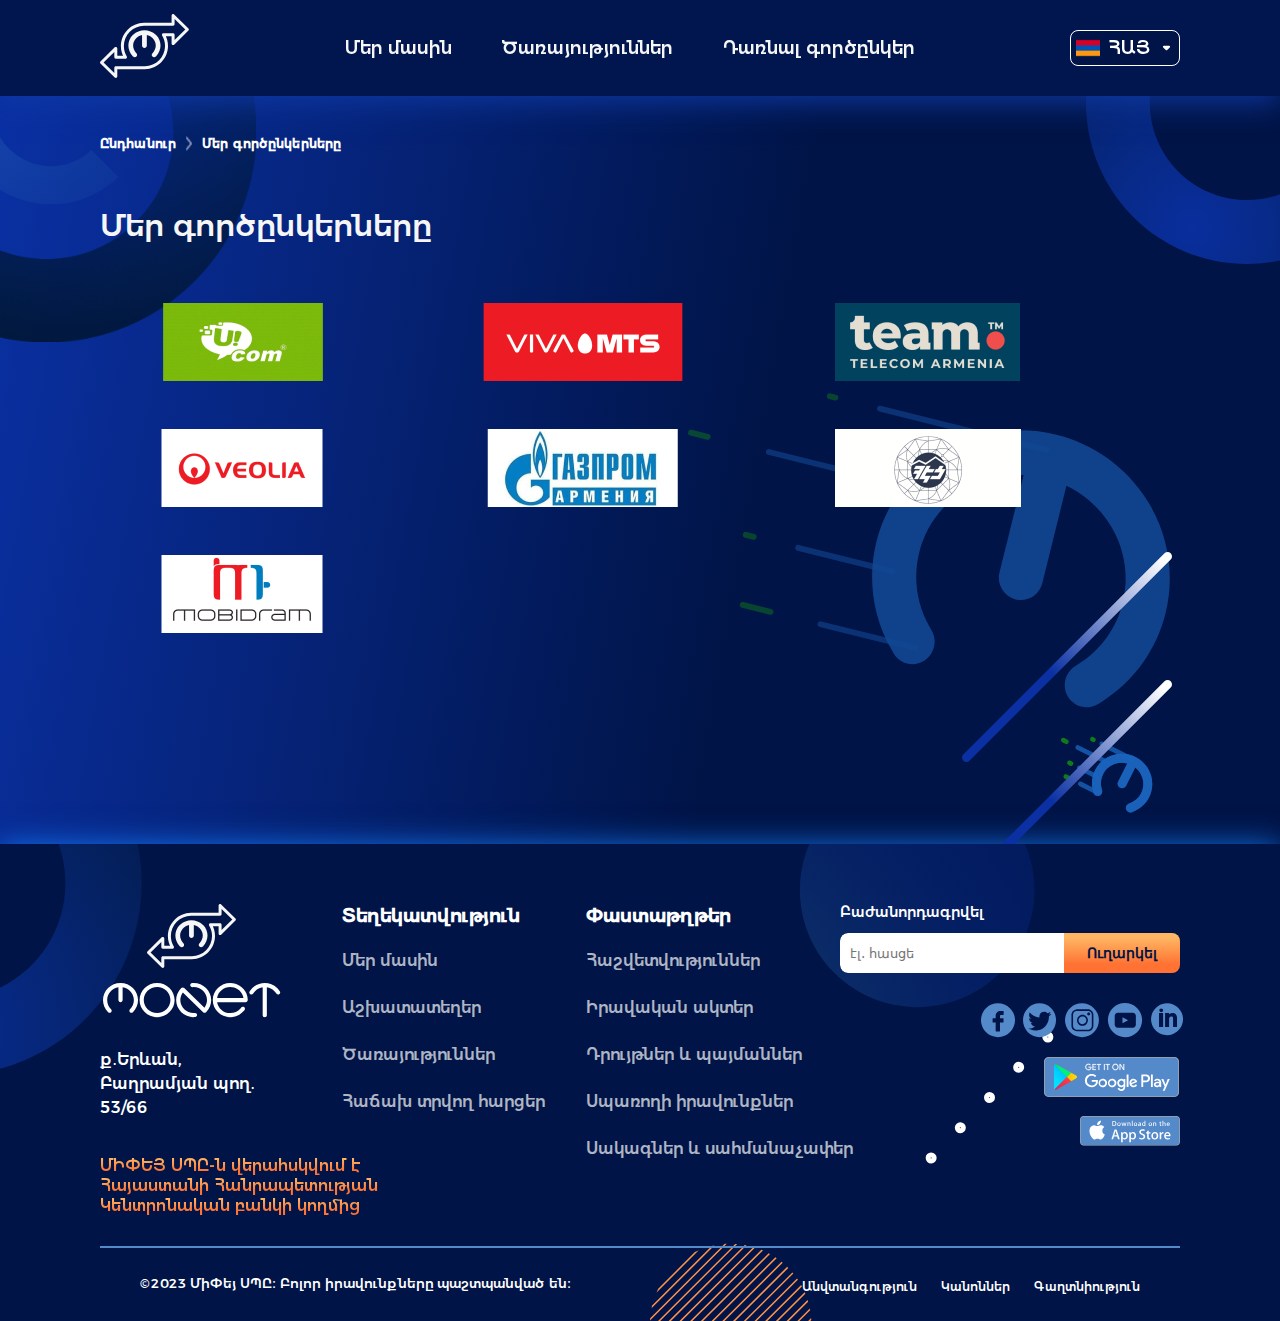
<file: our-partner.html>
<!DOCTYPE html>
<html lang="en">

<head>
    <meta charset="UTF-8">
    <meta name="viewport" content="width=device-width, initial-scale=1.0">
    <link href="https://fonts.googleapis.com/css?family=Montserrat:arm" rel="stylesheet" />
    <link rel="icon" href="./img/LogoMonet.svg" type="Monet" />
    <link rel="stylesheet" href="./Our-Partner/our-partner.css">
    <link rel="stylesheet" href="./Head-Foot/style_head_foot.css">
    <link rel="stylesheet" href="./Head-Foot/media_head_foot.css">
    <script defer src="script.js"></script>
    <title>Մեր գործընկերները</title>
    <link rel="icon" type="image/svg+xml" href="/img/favicon.svg">
    <link rel="icon" type="image/png" href="/img/favicon.png">
</head>

<body>
    <!-- Header start -->

    <header>
        <div class="headPage">
            <div id="headMenu" class="res67-opening">
                <div class="openInner">
                    <div class="innTopHead">

                        <div class="head-innDv32" onclick="openLanguages('childDv32','arrowImg32', '.innDv32-left')">
                            <div class="innDv32-left" id="parentDv">
                                <div class="leftDv1">
                                    <img src="./img/arm.svg" alt="flag">
                                </div>
                                <div class="leftDv2">
                                    <span>Հայ</span>
                                </div>
                                <div class="leftDv3">
                                    <div class="down" id="down">
                                        <img src="./img/down.svg" alt="down" id="arrowImg32">
                                    </div>
                                </div>
                            </div>

                            <div class="innDv3-opening" id="childDv32">
                                <div class="openDv">
                                    <div class="dvEng">
                                        <img src="./img/usa.svg" alt="flag">
                                        <span>ENG</span>
                                    </div>
                                    <div class="dvRus">
                                        <img src="./img/rus.svg" alt="flag">
                                        <span>RUS</span>
                                    </div>
                                </div>
                            </div>
                        </div>

                        <div id="menuCloser" class="topRightHead" onclick="closeMenu()">
                            <img src="./img/Menu-close.svg" alt="closing">
                        </div>

                    </div>
                    <hr class="frst-hr">
                    <div class="innMid">
                        <ul>
                            <li><a href="./aboutMy.html">Մեր մասին</a></li>
                            <li><a href="#">Ծառայություններ</a></li>
                            <li><a href="./partner.html">Դառնալ գործընկեր</a></li>
                        </ul>
                    </div>
                    <hr class="frst-hr">
                    <div class="innBott">
                        <div class="botTop">
                            <img src="./img/location.svg" alt="location">
                            <a href="#">ք․Երևան,
                                Բաղրամյան պող․ 53/66</a>
                        </div>
                        <div class="botTom">
                            <img src="./img/call.svg" alt="call">
                            <span>+374 00 000 000</span>
                        </div>
                    </div>
                </div>
            </div>
            <div class="pageHeader">
                <div class="HeaderInn">

                    <div class="head-innDv1">
                        <a href="index.html">
                            <img class="logobl" src="./img/logo19.svg" alt="logo">
                            <img class="logono" src="./img/logores4.svg" alt="logo">
                        </a>
                    </div>

                    <div class="head-innDv2">
                        <ul>
                            <li><a href="./aboutMy.html">Մեր մասին</a></li>
                            <li><a href="#">Ծառայություններ</a></li>
                            <li><a href="./partner.html">Դառնալ գործընկեր</a></li>
                        </ul>
                    </div>

                    <div class="head-innDv3" onclick="openLanguages ('childDv','arrowImg', '.innDv3-left')">
                        <div class="innDv3-left" id="parentDv">
                            <div class="leftDv1">
                                <img src="./img/arm.svg" alt="flag">
                            </div>
                            <div class="leftDv2">
                                <span>Հայ</span>
                            </div>
                            <div class="leftDv3">
                                <div class="down" id="down">
                                    <img src="./img/down.svg" alt="down" id="arrowImg">
                                </div>
                            </div>
                        </div>

                        <div class="innDv3-opening" id="childDv">
                            <div class="openDv">
                                <div class="dvEng">
                                    <img src="./img/usa.svg" alt="flag">
                                    <span>ENG</span>
                                </div>
                                <div class="dvRus">
                                    <img src="./img/rus.svg" alt="flag">
                                    <span>RUS</span>
                                </div>
                            </div>
                        </div>
                    </div>

                    <div id="menuOpener" class="imgFor" onclick="openerMenu()">
                        <img src="./img/menu9.svg" alt="menu">
                    </div>

                </div>
            </div>
        </div>

    </header>
    <!-- Header start -->

    <!--Main Page START-->
    <section class="our-partners-content">
        <div class="bg_img_our_1"></div>
        <div class="bg_img_our_2"></div>
        <div class="bg_img_our_3"></div>
        <div class="bg_img_our_4"></div>
        <div class="bg_img_our_5"></div>
        <div class="bg_img_our_6"></div>
        <div class="bg_img_our_7"></div>
        <div class="bg_img_our_7 ty_1"></div>
        <div class="bg_img_our_7 ty_2"></div>
        <div class="left-content">
            <div class="all-partners">
                <h4><a href="index.html">Ընդհանուր</a></h4>
                <img src="./img/arrow-for-about.png" alt="/" />
                <h4><a>Մեր գործընկերները</a></h4>
            </div>
            <h1>Մեր գործընկերները</h1>
        </div>
        <div class="general-content-partners">
            <div class="img-for-partner">
                <img src="./img/UCOM-IMG-Page-P.png" alt="UCOM" />
            </div>
            <div class="img-for-partner">
                <img src="./img/VivaMtS-IMG-PAGE-P.png" alt="Viva-MTS" />
            </div>
            <div class="img-for-partner">
                <img src="./img/TEAM-IMG-PAGE-P.png" alt="Team-Telecom" />
            </div>
            <div class="img-for-partner">
                <img src="./img/VEOLIA-IMG-PAGE-P.png" alt="Veolia" />
            </div>
            <div class="img-for-partner">
                <img src="./img/GAZPROM-IMG-PAGE-P.png" alt="Gazprom-Armenia" />
            </div>
            <div class="img-for-partner">
                <img src="./img/HEC-IMG-PAGE-P.png" alt="HEC" />
            </div>
            <div class="img-for-partner">
                <img src="./img/MOBIDRAM-IMG-PAGE-P.png" alt="MOBODRAM" />
            </div>
        </div>
    </section>
    <!--Main Page END-->

    <!-- Footer start -->
    <footer>
        <div class="footCircle">
        </div>
        <div class="circleses_5">
            <div class="items_5 it1_55" id="item15"></div>
            <div class="items_5 it2_55" id="item25"></div>
            <div class="items_5 it3_55" id="item35"></div>
            <div class="items_5 it4_55" id="item45"></div>
            <div class="items_5 it5_55" id="item55"></div>
        </div>
        <div class="footRain">
        </div>
        <div class="footerPage">
            <div class="footerInn">
                <div class="innTop">
                    <div class="topLeft">
                        <div class="leftTop">
                            <a href="./index.html">
                                <img class="footLogo19" src="./img/logoFoot12.svg" alt="logoFoot">
                                <img class="footLogo9" src="./img/logoFoot9.svg" alt="logoFoot">
                                <img class="footLogo4" src="./img/logoFoot4.svg" alt="logoFoot">
                                <img class="logores19" src="./img/botLogo.svg" alt="logoFoot">
                                <img class="logores14" src="./img/monet14.svg" alt="logoFoot">
                                <img class="logores12" src="./img/monet12.svg" alt="logoFoot">
                            </a>
                        </div>
                        <div class="leftMid">
                            <span>ք․Երևան,
                                <br class="brdis"> Բաղրամյան պող․53/66</span>
                        </div>
                        <div class="leftBot">
                            <span>ՄԻՓԵՅ ՍՊԸ-ն վերահսկվում է Հայաստանի
                                Հանրապետության Կենտրոնական բանկի կողմից</span>
                        </div>
                    </div>

                    <div class="topMid">
                        <div class="midLeft">
                            <h1>Տեղեկատվություն</h1>
                            <ul>
                                <li>
                                    <a href="./aboutMy.html">Մեր մասին</a>
                                </li>
                                <li>
                                    <a href="#">Աշխատատեղեր</a>
                                </li>
                                <li>
                                    <a href="#">Ծառայություններ</a>
                                </li>
                                <li>
                                    <a href="./faq.html">Հաճախ տրվող հարցեր</a>
                                </li>
                            </ul>
                        </div>
                        <div class="midRight">
                            <h1>Փաստաթղթեր</h1>
                            <ul>
                                <li><a href="./report.html">Հաշվետվություններ</a></li>
                                <li><a href="./law.html">Իրավական ակտեր</a></li>
                                <li><a href="./provision.html">Դրույթներ և պայմաններ</a></li>
                                <li><a href="./consumer.html">Սպառողի իրավունքներ</a></li>
                                <li><a href="./sakagner.html">Սակագներ և սահմանաչափեր</a></li>
                            </ul>
                        </div>
                    </div>

                    <div class="topRight">
                        <h1 class="topRh1">Բաժանորդագրվել</h1>
                        <div class="rightTop">
                            <input placeholder="էլ․ հասցե" type="text" id="">
                            <button>Ուղարկել</button>

                        </div>

                        <div class="rightMid">
                            <div class="rmidInn">
                                <ul>
                                    <li>
                                        <a href="#"><img src="./img/facebook.svg" alt="application"></a>
                                    </li>
                                    <li>
                                        <a href="#"><img src="./img/twitter.svg" alt="application"></a>
                                    </li>
                                    <li>
                                        <a href="https://www.instagram.com/monetllc?igsh=NTc4MTIwNjQ2YQ=="><img
                                                src="./img/instagram.svg" alt="application"></a>
                                    </li>
                                    <li>
                                        <a href="#"><img src="./img/youtube.svg" alt="application"></a>
                                    </li>
                                    <li>
                                        <a href="#"><img src="./img/innn.svg" alt="application"></a>
                                    </li>
                                </ul>
                            </div>
                        </div>

                        <div class="rightBot">
                            <div class="rbotInn">
                                <ul>
                                    <li>
                                        <a href="#">
                                            <img src="./img/play-market.svg" alt="app">
                                        </a>
                                    </li>

                                    <li>
                                        <a href="#">
                                            <img class="ios678N" src="./img/app-store.svg" alt="app">
                                            <img class="ios678B" src="./img/iosDownload.svg" alt="app">
                                        </a>
                                    </li>
                                </ul>
                            </div>
                        </div>
                    </div>
                </div>

                <div class="innMed">
                    <hr>

                </div>

                <div class="innBot">
                    <div class="ibotInn">
                        <span>©2023 ՄիՓեյ ՍՊԸ։
                            <br class="brEnd"> Բոլոր իրավունքները պաշտպանված են։</span>
                        <ul>
                            <li><a href="#">Անվտանգություն</a></li>
                            <li><a href="#">Կանոններ</a></li>
                            <li><a href="#">Գաղտնիություն</a></li>
                        </ul>
                    </div>
                </div>

            </div>
        </div>
    </footer>
    <!-- Footer nend -->

</body>

</html>
</file>
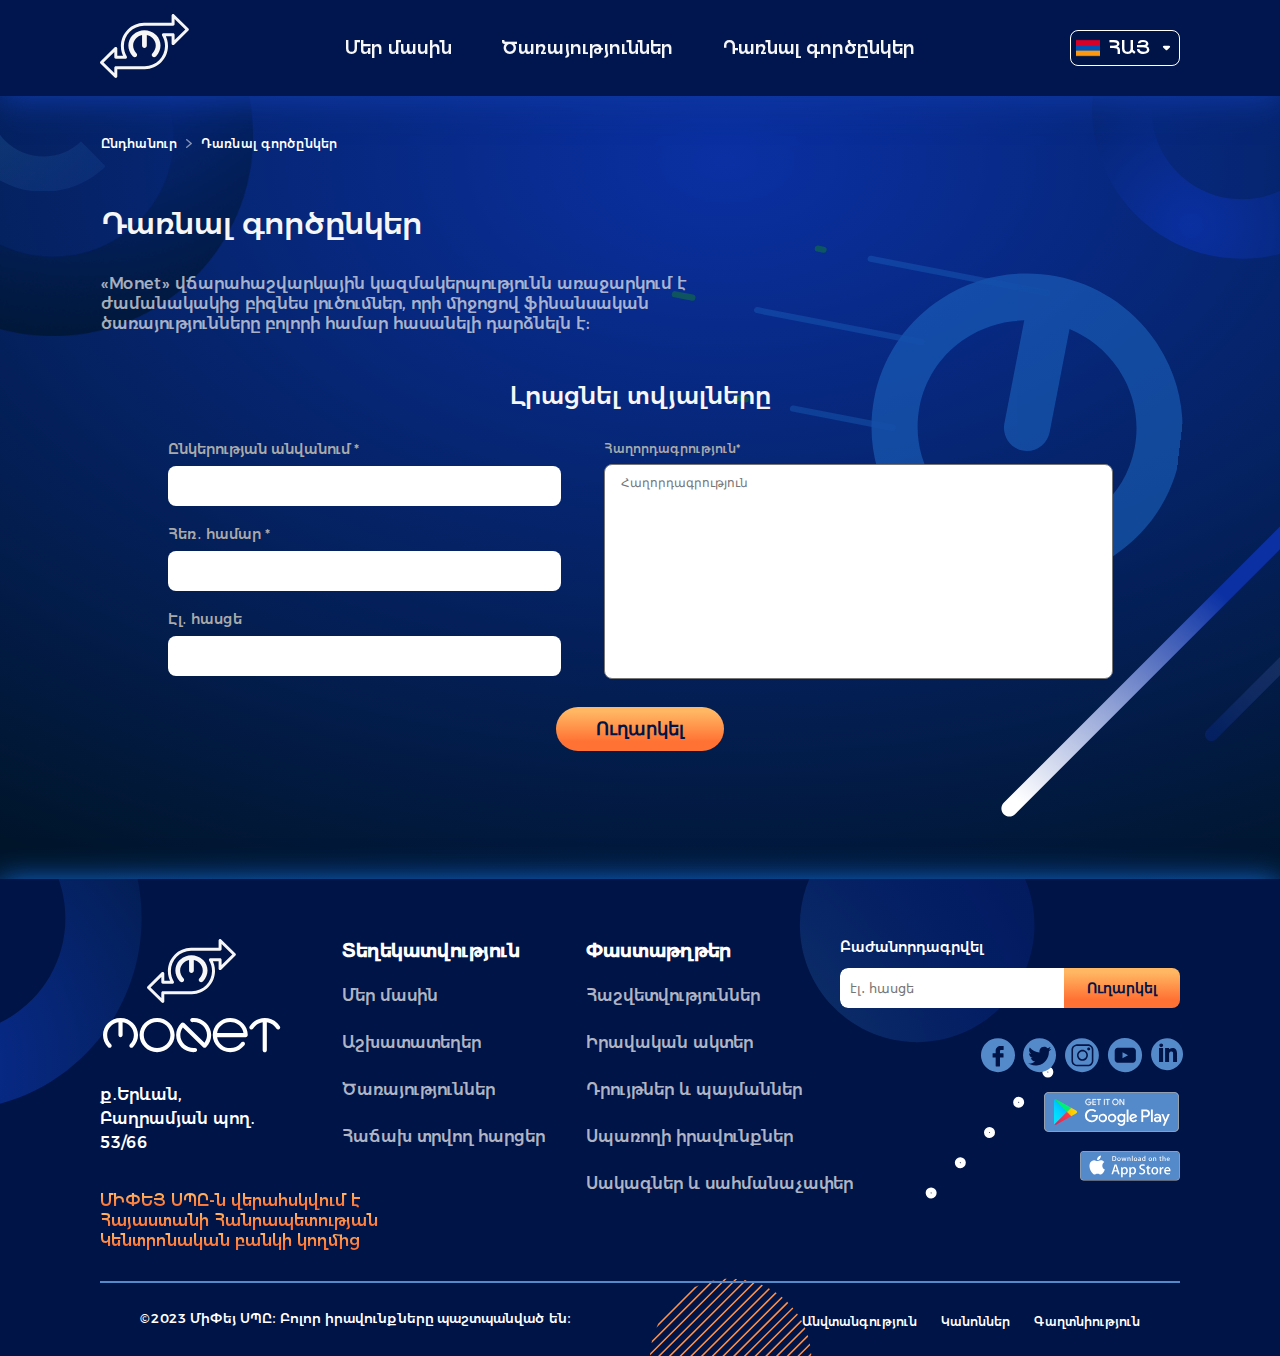
<file: partner.html>
<!DOCTYPE html>
<html lang="en">

<head>
    <meta charset="UTF-8" />
    <meta name="viewport" content="width=device-width, initial-scale=1.0" />
    <link href="https://fonts.googleapis.com/css?family=Montserrat:arm" rel="stylesheet" />
    <link rel="icon" href="./img/LogoMonet.svg" type="Monet" />
    <link rel="stylesheet" href="./Head-Foot/style_head_foot.css" asp-append-version="true" />
    <link rel="stylesheet" href="./Head-Foot/media_head_foot.css">
    <link rel="stylesheet" href="./PARTNER/partner.css">
    <link rel="stylesheet" href="./PARTNER/part_med.css">
    <script src="script.js" defer></script>
    <title>Partner</title>
    <link rel="icon" type="image/svg+xml" href="/img/favicon.svg">
    <link rel="icon" type="image/png" href="/img/favicon.png">
</head>

<body>

    <header>
        <div class="headPage">
            <div id="headMenu" class="res67-opening">
                <div class="openInner">
                    <div class="innTopHead">

                        <div class="head-innDv32" onclick="openLanguages('childDv32','arrowImg32', '.innDv32-left')">
                            <div class="innDv32-left" id="parentDv">
                                <div class="leftDv1">
                                    <img src="./img/arm.svg" alt="flag">
                                </div>
                                <div class="leftDv2">
                                    <span>Հայ</span>
                                </div>
                                <div class="leftDv3">
                                    <div class="down" id="down">
                                        <img src="./img/down.svg" alt="down" id="arrowImg32">
                                    </div>
                                </div>
                            </div>

                            <div class="innDv3-opening" id="childDv32">
                                <div class="openDv">
                                    <div class="dvEng">
                                        <img src="./img/usa.svg" alt="flag">
                                        <span>ENG</span>
                                    </div>
                                    <div class="dvRus">
                                        <img src="./img/rus.svg" alt="flag">
                                        <span>RUS</span>
                                    </div>
                                </div>
                            </div>
                        </div>

                        <div id="menuCloser" class="topRightHead" onclick="closeMenu()">
                            <img src="./img/Menu-close.svg" alt="closing">
                        </div>

                    </div>
                    <hr class="frst-hr">
                    <div class="innMid">
                        <ul>
                            <li><a href="./aboutMy.html">Մեր մասին</a></li>
                            <li><a href="#">Ծառայություններ</a></li>
                            <li><a href="./partner.html">Դառնալ գործընկեր</a></li>
                        </ul>
                    </div>
                    <hr class="frst-hr">
                    <div class="innBott">
                        <div class="botTop">
                            <img src="./img/location.svg" alt="location">
                            <a href="#">ք․Երևան,
                                Բաղրամյան պող․ 53/66</a>
                        </div>
                        <div class="botTom">
                            <img src="./img/call.svg" alt="call">
                            <span>+374 00 000 000</span>
                        </div>
                    </div>
                </div>
            </div>
            <div class="pageHeader">
                <div class="HeaderInn">

                    <div class="head-innDv1">
                        <a href="index.html">
                            <img class="logobl" src="./img/logo19.svg" alt="logo">
                            <img class="logono" src="./img/logores4.svg" alt="logo">
                        </a>
                    </div>

                    <div class="head-innDv2">
                        <ul>
                            <li><a href="./aboutMy.html">Մեր մասին</a></li>
                            <li><a href="#">Ծառայություններ</a></li>
                            <li><a href="./partner.html">Դառնալ գործընկեր</a></li>
                        </ul>
                    </div>

                    <div class="head-innDv3" onclick="openLanguages ('childDv','arrowImg', '.innDv3-left')">
                        <div class="innDv3-left" id="parentDv">
                            <div class="leftDv1">
                                <img src="./img/arm.svg" alt="flag">
                            </div>
                            <div class="leftDv2">
                                <span>Հայ</span>
                            </div>
                            <div class="leftDv3">
                                <div class="down" id="down">
                                    <img src="./img/down.svg" alt="down" id="arrowImg">
                                </div>
                            </div>
                        </div>

                        <div class="innDv3-opening" id="childDv">
                            <div class="openDv">
                                <div class="dvEng">
                                    <img src="./img/usa.svg" alt="flag">
                                    <span>ENG</span>
                                </div>
                                <div class="dvRus">
                                    <img src="./img/rus.svg" alt="flag">
                                    <span>RUS</span>
                                </div>
                            </div>
                        </div>
                    </div>

                    <div id="menuOpener" class="imgFor" onclick="openerMenu()">
                        <img src="./img/menu9.svg" alt="menu">
                    </div>

                </div>
            </div>
        </div>

    </header>



    <section class="onlySection1">
        <div class="sect1V1">
        </div>
        <div class="sect11V1">
        </div>
        <div class="sect1V2">
        </div>
        <div class="first-img-element_1"></div>
        <div class="first-img-element_4"></div>
        <div class="circlesesPart">
            <div class="items_P it1_P" id="itemP"></div>
            <div class="items_P it2_P" id="itemP"></div>
            <div class="items_P it3_P" id="itemP"></div>
            <div class="items_P it4_P" id="itemP"></div>
            <div class="items_P it5_P" id="itemP"></div>
        </div>
        <div class="second-img-element_2"></div>
        <div class="second-img-element_3"></div>

        <div class="orangeCircle1"></div>
        <div class="orangeCircle2"></div>
        <div class="sect1V5"></div>
        <div class="caker"></div>







        <div class="topSpa">
            <a href="/index.html">Ընդհանուր</a>
            <img src="./img/arrow_rig.svg" alt="arrow">
            <span>Դառնալ գործընկեր</span>
        </div>
        <div class="partnerBg">
            <h1>Դառնալ գործընկեր </h1>
            <span class="partSp"> «Monet» վճարահաշվարկային
                կազմակերպությունն առաջարկում է
                ժամանակակից բիզնես լուծումներ,
                որի միջոցով ֆինանսական ծառայությունները
                բոլորի համար հասանելի դարձնելն է:
            </span>
            <form action="">
                <div class="partnerMain">
                    <p>Լրացնել տվյալները</p>
                    <div class="partMainInn">

                        <div class="partInnLeft">
                            <div class="partInnInp">
                                <span> Ընկերության անվանում *</span>
                                <input class="partInp" placeholder="" type="text">
                            </div>
                            <div class="partInnInp">
                                <span> Հեռ․ համար * </span>
                                <input class="partInp" placeholder="" type="text">
                            </div>
                            <div class="partInnInp">
                                <span> Էլ․ հասցե</span>
                                <input class="partInp" placeholder="" type="text">
                            </div>
                        </div>

                        <div class="partInnRight">
                            <span>Հաղորդագրություն*</span>
                            <textarea placeholder="Հաղորդագրություն" name="" id=""></textarea>
                        </div>
                    </div>
                    <button class="partnerButt">Ուղարկել</button>
                </div>


            </form>

        </div>
    </section>








































    <footer>
        <div class="footCircle">
        </div>
        <div class="circleses_5">
            <div class="items_5 it1_55" id="item15"></div>
            <div class="items_5 it2_55" id="item25"></div>
            <div class="items_5 it3_55" id="item35"></div>
            <div class="items_5 it4_55" id="item45"></div>
            <div class="items_5 it5_55" id="item55"></div>
        </div>
        <div class="footRain">
        </div>
        <div class="footerPage">
            <div class="footerInn">
                <div class="innTop">
                    <div class="topLeft">
                        <div class="leftTop">
                            <a href="./index.html">
                                <img class="footLogo19" src="./img/logoFoot12.svg" alt="logoFoot">
                                <img class="footLogo9" src="./img/logoFoot9.svg" alt="logoFoot">
                                <img class="footLogo4" src="./img/logoFoot4.svg" alt="logoFoot">
                                <img class="logores19" src="./img/botLogo.svg" alt="logoFoot">
                                <img class="logores14" src="./img/monet14.svg" alt="logoFoot">
                                <img class="logores12" src="./img/monet12.svg" alt="logoFoot">
                            </a>
                        </div>
                        <div class="leftMid">
                            <span>ք․Երևան,
                                <br class="brdis"> Բաղրամյան պող․53/66</span>
                        </div>
                        <div class="leftBot">
                            <span>ՄԻՓԵՅ ՍՊԸ-ն վերահսկվում է Հայաստանի
                                Հանրապետության Կենտրոնական բանկի կողմից</span>
                        </div>
                    </div>

                    <div class="topMid">
                        <div class="midLeft">
                            <h1>Տեղեկատվություն</h1>
                            <ul>
                                <li>
                                    <a href="./aboutMy.html">Մեր մասին</a>
                                </li>
                                <li>
                                    <a href="#">Աշխատատեղեր</a>
                                </li>
                                <li>
                                    <a href="#">Ծառայություններ</a>
                                </li>
                                <li>
                                    <a href="./faq.html">Հաճախ տրվող հարցեր</a>
                                </li>
                            </ul>
                        </div>
                        <div class="midRight">
                            <h1>Փաստաթղթեր</h1>
                            <ul>
                                <li><a href="./report.html">Հաշվետվություններ</a></li>
                                <li><a href="./law.html">Իրավական ակտեր</a></li>
                                <li><a href="./provision.html">Դրույթներ և պայմաններ</a></li>
                                <li><a href="./consumer.html">Սպառողի իրավունքներ</a></li>
                                <li><a href="./sakagner.html">Սակագներ և սահմանաչափեր</a></li>
                            </ul>
                        </div>
                    </div>

                    <div class="topRight">
                        <h1 class="topRh1">Բաժանորդագրվել</h1>
                        <div class="rightTop">
                            <input placeholder="էլ․ հասցե" type="text" id="">
                            <button>Ուղարկել</button>

                        </div>

                        <div class="rightMid">
                            <div class="rmidInn">
                                <ul>
                                    <li>
                                        <a href="#"><img src="./img/facebook.svg" alt="application"></a>
                                    </li>
                                    <li>
                                        <a href="#"><img src="./img/twitter.svg" alt="application"></a>
                                    </li>
                                    <li>
                                        <a href="https://www.instagram.com/monetllc?igsh=NTc4MTIwNjQ2YQ=="><img
                                                src="./img/instagram.svg" alt="application"></a>
                                    </li>
                                    <li>
                                        <a href="#"><img src="./img/youtube.svg" alt="application"></a>
                                    </li>
                                    <li>
                                        <a href="#"><img src="./img/innn.svg" alt="application"></a>
                                    </li>
                                </ul>
                            </div>
                        </div>

                        <div class="rightBot">
                            <div class="rbotInn">
                                <ul>
                                    <li>
                                        <a href="#">
                                            <img src="./img/play-market.svg" alt="app">
                                        </a>
                                    </li>

                                    <li>
                                        <a href="#">
                                            <img class="ios678N" src="./img/app-store.svg" alt="app">
                                            <img class="ios678B" src="./img/iosDownload.svg" alt="app">
                                        </a>
                                    </li>
                                </ul>
                            </div>
                        </div>
                    </div>
                </div>

                <div class="innMed">
                    <hr>

                </div>

                <div class="innBot">
                    <div class="ibotInn">
                        <span>©2023 ՄիՓեյ ՍՊԸ։
                            <br class="brEnd"> Բոլոր իրավունքները պաշտպանված են։</span>
                        <ul>
                            <li><a href="#">Անվտանգություն</a></li>
                            <li><a href="#">Կանոններ</a></li>
                            <li><a href="#">Գաղտնիություն</a></li>
                        </ul>
                    </div>
                </div>

            </div>
        </div>
    </footer>

</body>

</html>
</file>
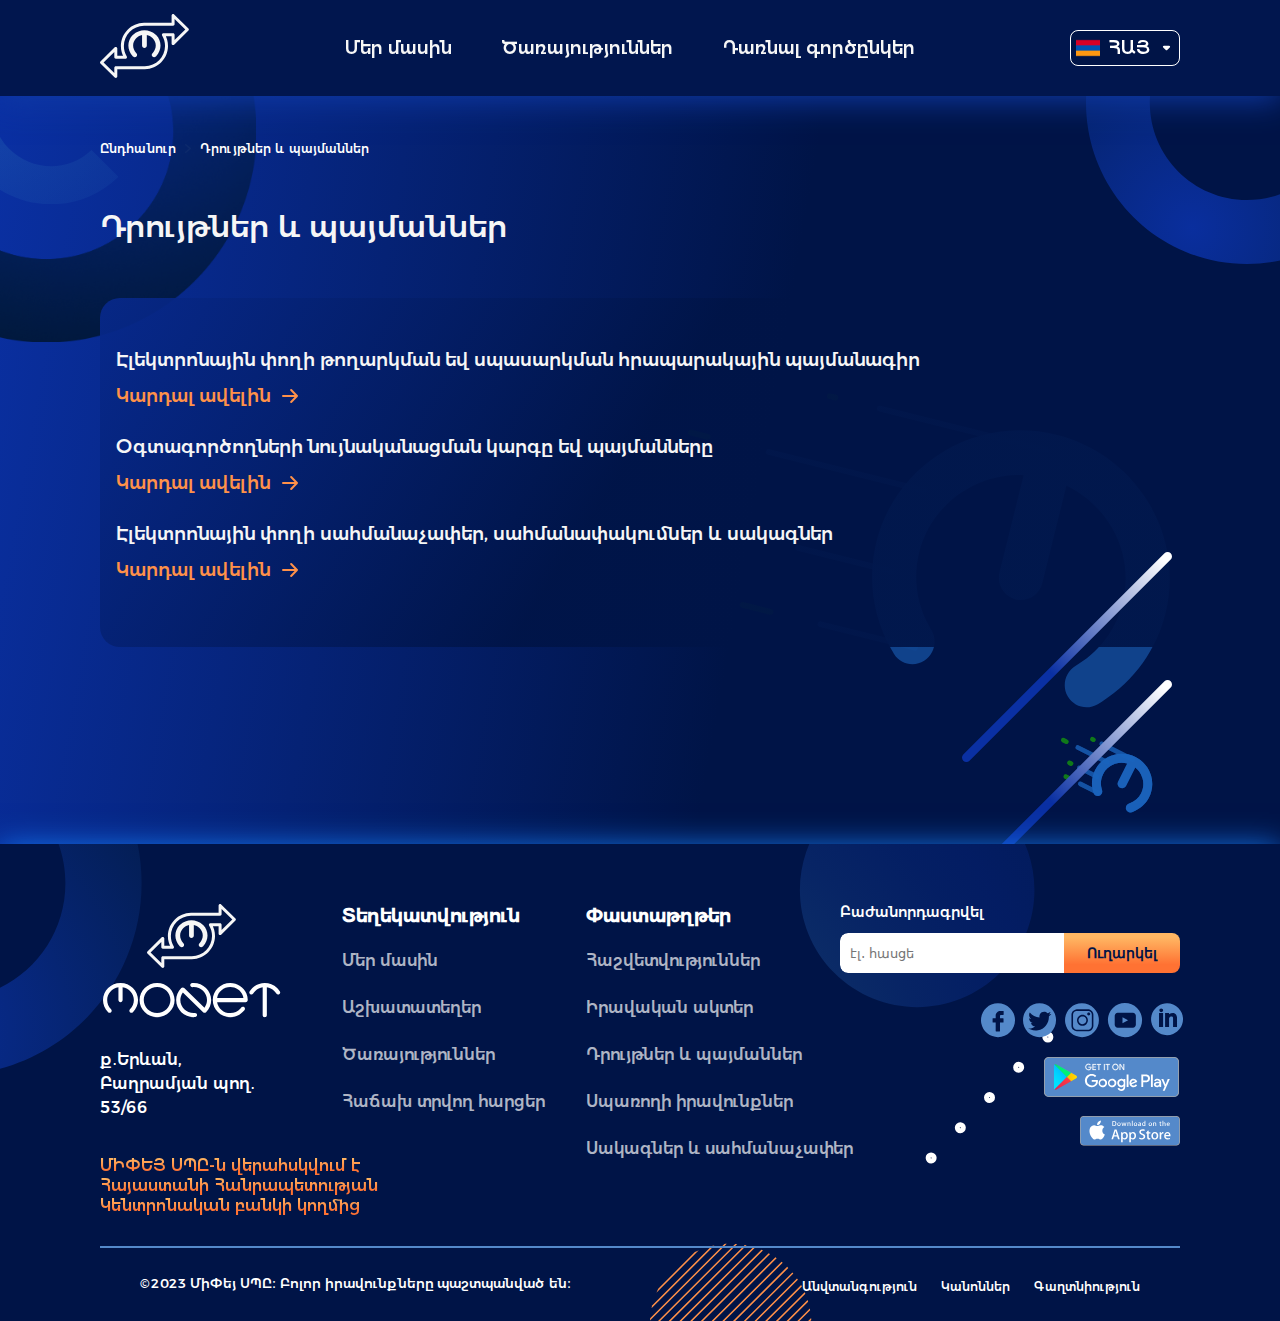
<file: provision.html>
<!DOCTYPE html>
<html lang="en">

<head>
    <meta charset="UTF-8" />
    <meta name="viewport" content="width=device-width, initial-scale=1.0" />
    <link href="https://fonts.googleapis.com/css?family=Montserrat:arm" rel="stylesheet" />
    <link rel="icon" href="./img/LogoMonet.svg" type="Monet" />
    <link rel="stylesheet" href="./Head-Foot/style_head_foot.css" asp-append-version="true" />
    <link rel="stylesheet" href="./Head-Foot/media_head_foot.css">
    <link rel="stylesheet" href="./Provisions/provision_style.css">
    <link rel="stylesheet" href="./Provisions/provision_med.css">
    <script src="script.js" defer></script>
    <title>Դրույթներ</title>
    <link rel="icon" type="image/svg+xml" href="/img/favicon.svg">
    <link rel="icon" type="image/png" href="/img/favicon.png">
</head>

<body>


    <header>
        <div class="headPage">
            <div id="headMenu" class="res67-opening">
                <div class="openInner">
                    <div class="innTopHead">

                        <div class="head-innDv32" onclick="openLanguages('childDv32','arrowImg32', '.innDv32-left')">
                            <div class="innDv32-left" id="parentDv">
                                <div class="leftDv1">
                                    <img src="./img/arm.svg" alt="flag">
                                </div>
                                <div class="leftDv2">
                                    <span>Հայ</span>
                                </div>
                                <div class="leftDv3">
                                    <div class="down" id="down">
                                        <img src="./img/down.svg" alt="down" id="arrowImg32">
                                    </div>
                                </div>
                            </div>

                            <div class="innDv3-opening" id="childDv32">
                                <div class="openDv">
                                    <div class="dvEng">
                                        <img src="./img/usa.svg" alt="flag">
                                        <span>ENG</span>
                                    </div>
                                    <div class="dvRus">
                                        <img src="./img/rus.svg" alt="flag">
                                        <span>RUS</span>
                                    </div>
                                </div>
                            </div>
                        </div>

                        <div id="menuCloser" class="topRightHead" onclick="closeMenu()">
                            <img src="./img/Menu-close.svg" alt="closing">
                        </div>

                    </div>
                    <hr class="frst-hr">
                    <div class="innMid">
                        <ul>
                            <li><a href="./aboutMy.html">Մեր մասին</a></li>
                            <li><a href="#">Ծառայություններ</a></li>
                            <li><a href="./partner.html">Դառնալ գործընկեր</a></li>
                        </ul>
                    </div>
                    <hr class="frst-hr">
                    <div class="innBott">
                        <div class="botTop">
                            <img src="./img/location.svg" alt="location">
                            <a href="#">ք․Երևան,
                                Բաղրամյան պող․ 53/66</a>
                        </div>
                        <div class="botTom">
                            <img src="./img/call.svg" alt="call">
                            <span>+374 00 000 000</span>
                        </div>
                    </div>
                </div>
            </div>
            <div class="pageHeader">
                <div class="HeaderInn">

                    <div class="head-innDv1">
                        <a href="index.html">
                            <img class="logobl" src="./img/logo19.svg" alt="logo">
                            <img class="logono" src="./img/logores4.svg" alt="logo">
                        </a>
                    </div>

                    <div class="head-innDv2">
                        <ul>
                            <li><a href="./aboutMy.html">Մեր մասին</a></li>
                            <li><a href="#">Ծառայություններ</a></li>
                            <li><a href="./partner.html">Դառնալ գործընկեր</a></li>
                        </ul>
                    </div>

                    <div class="head-innDv3" onclick="openLanguages ('childDv','arrowImg', '.innDv3-left')">
                        <div class="innDv3-left" id="parentDv">
                            <div class="leftDv1">
                                <img src="./img/arm.svg" alt="flag">
                            </div>
                            <div class="leftDv2">
                                <span>Հայ</span>
                            </div>
                            <div class="leftDv3">
                                <div class="down" id="down">
                                    <img src="./img/down.svg" alt="down" id="arrowImg">
                                </div>
                            </div>
                        </div>

                        <div class="innDv3-opening" id="childDv">
                            <div class="openDv">
                                <div class="dvEng">
                                    <img src="./img/usa.svg" alt="flag">
                                    <span>ENG</span>
                                </div>
                                <div class="dvRus">
                                    <img src="./img/rus.svg" alt="flag">
                                    <span>RUS</span>
                                </div>
                            </div>
                        </div>
                    </div>

                    <div id="menuOpener" class="imgFor" onclick="openerMenu()">
                        <img src="./img/menu9.svg" alt="menu">
                    </div>

                </div>
            </div>
        </div>

    </header>


    <section class="provisionSect">
        <div class="bg_img_prov_1"></div>
        <div class="bg_img_prov_2"></div>
        <div class="bg_img_prov_3"></div>
        <div class="bg_img_prov_4"></div>
        <div class="bg_img_prov_5"></div>
        <div class="bg_img_prov_6"></div>
        <div class="bg_img_prov_7"></div>
        <div class="bg_img_prov_7 ty_1"></div>
        <div class="bg_img_prov_7 ty_2" ></div>
        <div class="topSpa">
            <a href="/index.html">Ընդհանուր</a>
            <img src="./img/arrow_rig.svg" alt="arrow">
            <span>Դրույթներ և պայմաններ</span>
        </div>
        <h1 class="consH1">Դրույթներ և պայմաններ</h1>
        <h1 class="consCenterH1">Օրենքներ և կանոնակարգեր</h1>
        <div class="consumerMain" style="margin-top: 50px;">
            <div class="consMainInn">
                <span>Էլեկտրոնային փողի թողարկման եվ սպասարկման հրապարակային պայմանագիր</span>
                <a href="#" target="_blank">Կարդալ ավելին
                    <img src="./img/toRight.svg" alt="">
                </a>
            </div>
            <div class="consMainInn">
                <span>Օգտագործողների նույնականացման կարգը եվ պայմանները</span>
                <a href="#" target="_blank">Կարդալ ավելին
                    <img src="./img/toRight.svg" alt="">
                </a>
            </div>
            <div class="consMainInn">
                <span>Էլեկտրոնային փողի սահմանաչափեր, սահմանափակումներ և սակագներ</span>
                <a href="#" target="_blank">Կարդալ ավելին
                    <img src="./img/toRight.svg" alt="">
                </a>
            </div>


        </div>

    </section>


























    <footer>
        <div class="footCircle">
        </div>
        <div class="circleses_5">
            <div class="items_5 it1_55" id="item15"></div>
            <div class="items_5 it2_55" id="item25"></div>
            <div class="items_5 it3_55" id="item35"></div>
            <div class="items_5 it4_55" id="item45"></div>
            <div class="items_5 it5_55" id="item55"></div>
        </div>
        <div class="footRain">
        </div>
        <div class="footerPage">
            <div class="footerInn">
                <div class="innTop">
                    <div class="topLeft">
                        <div class="leftTop">
                            <a href="./index.html">
                                <img class="footLogo19" src="./img/logoFoot12.svg" alt="logoFoot">
                                <img class="footLogo9" src="./img/logoFoot9.svg" alt="logoFoot">
                                <img class="footLogo4" src="./img/logoFoot4.svg" alt="logoFoot">
                                <img class="logores19" src="./img/botLogo.svg" alt="logoFoot">
                                <img class="logores14" src="./img/monet14.svg" alt="logoFoot">
                                <img class="logores12" src="./img/monet12.svg" alt="logoFoot">
                            </a>
                        </div>
                        <div class="leftMid">
                            <span>ք․Երևան,
                                <br class="brdis"> Բաղրամյան պող․53/66</span>
                        </div>
                        <div class="leftBot">
                            <span>ՄԻՓԵՅ ՍՊԸ-ն վերահսկվում է Հայաստանի
                                Հանրապետության Կենտրոնական բանկի կողմից</span>
                        </div>
                    </div>
    
                    <div class="topMid">
                        <div class="midLeft">
                            <h1>Տեղեկատվություն</h1>
                            <ul>
                                <li>
                                    <a href="./aboutMy.html">Մեր մասին</a>
                                </li>
                                <li>
                                    <a href="#">Աշխատատեղեր</a>
                                </li>
                                <li>
                                    <a href="#">Ծառայություններ</a>
                                </li>
                                <li>
                                    <a href="./faq.html">Հաճախ տրվող հարցեր</a>
                                </li>
                            </ul>
                        </div>
                        <div class="midRight">
                            <h1>Փաստաթղթեր</h1>
                            <ul>
                                <li><a href="./report.html">Հաշվետվություններ</a></li>
                                <li><a href="./law.html">Իրավական ակտեր</a></li>
                                <li><a href="./provision.html">Դրույթներ և պայմաններ</a></li>
                                <li><a href="./consumer.html">Սպառողի իրավունքներ</a></li>
                                <li><a href="./sakagner.html">Սակագներ և սահմանաչափեր</a></li>
                            </ul>
                        </div>
                    </div>
    
                    <div class="topRight">
                        <h1 class="topRh1">Բաժանորդագրվել</h1>
                        <div class="rightTop">
                            <input placeholder="էլ․ հասցե" type="text" id="">
                            <button>Ուղարկել</button>
    
                        </div>
    
                        <div class="rightMid">
                            <div class="rmidInn">
                                <ul>
                                    <li>
                                        <a href="#"><img src="./img/facebook.svg" alt="application"></a>
                                    </li>
                                    <li>
                                        <a href="#"><img src="./img/twitter.svg" alt="application"></a>
                                    </li>
                                    <li>
                                        <a href="https://www.instagram.com/monetllc?igsh=NTc4MTIwNjQ2YQ=="><img
                                                src="./img/instagram.svg" alt="application"></a>
                                    </li>
                                    <li>
                                        <a href="#"><img src="./img/youtube.svg" alt="application"></a>
                                    </li>
                                    <li>
                                        <a href="#"><img src="./img/innn.svg" alt="application"></a>
                                    </li>
                                </ul>
                            </div>
                        </div>
    
                        <div class="rightBot">
                            <div class="rbotInn">
                                <ul>
                                    <li>
                                        <a href="#">
                                            <img src="./img/play-market.svg" alt="app">
                                        </a>
                                    </li>
    
                                    <li>
                                        <a href="#">
                                            <img class="ios678N" src="./img/app-store.svg" alt="app">
                                            <img class="ios678B" src="./img/iosDownload.svg" alt="app">
                                        </a>
                                    </li>
                                </ul>
                            </div>
                        </div>
                    </div>
                </div>
    
                <div class="innMed">
                    <hr>
    
                </div>
    
                <div class="innBot">
                    <div class="ibotInn">
                        <span>©2023 ՄիՓեյ ՍՊԸ։
                            <br class="brEnd"> Բոլոր իրավունքները պաշտպանված են։</span>
                        <ul>
                            <li><a href="#">Անվտանգություն</a></li>
                            <li><a href="#">Կանոններ</a></li>
                            <li><a href="#">Գաղտնիություն</a></li>
                        </ul>
                    </div>
                </div>
    
            </div>
        </div>
    </footer>





</body>

</html>
</file>
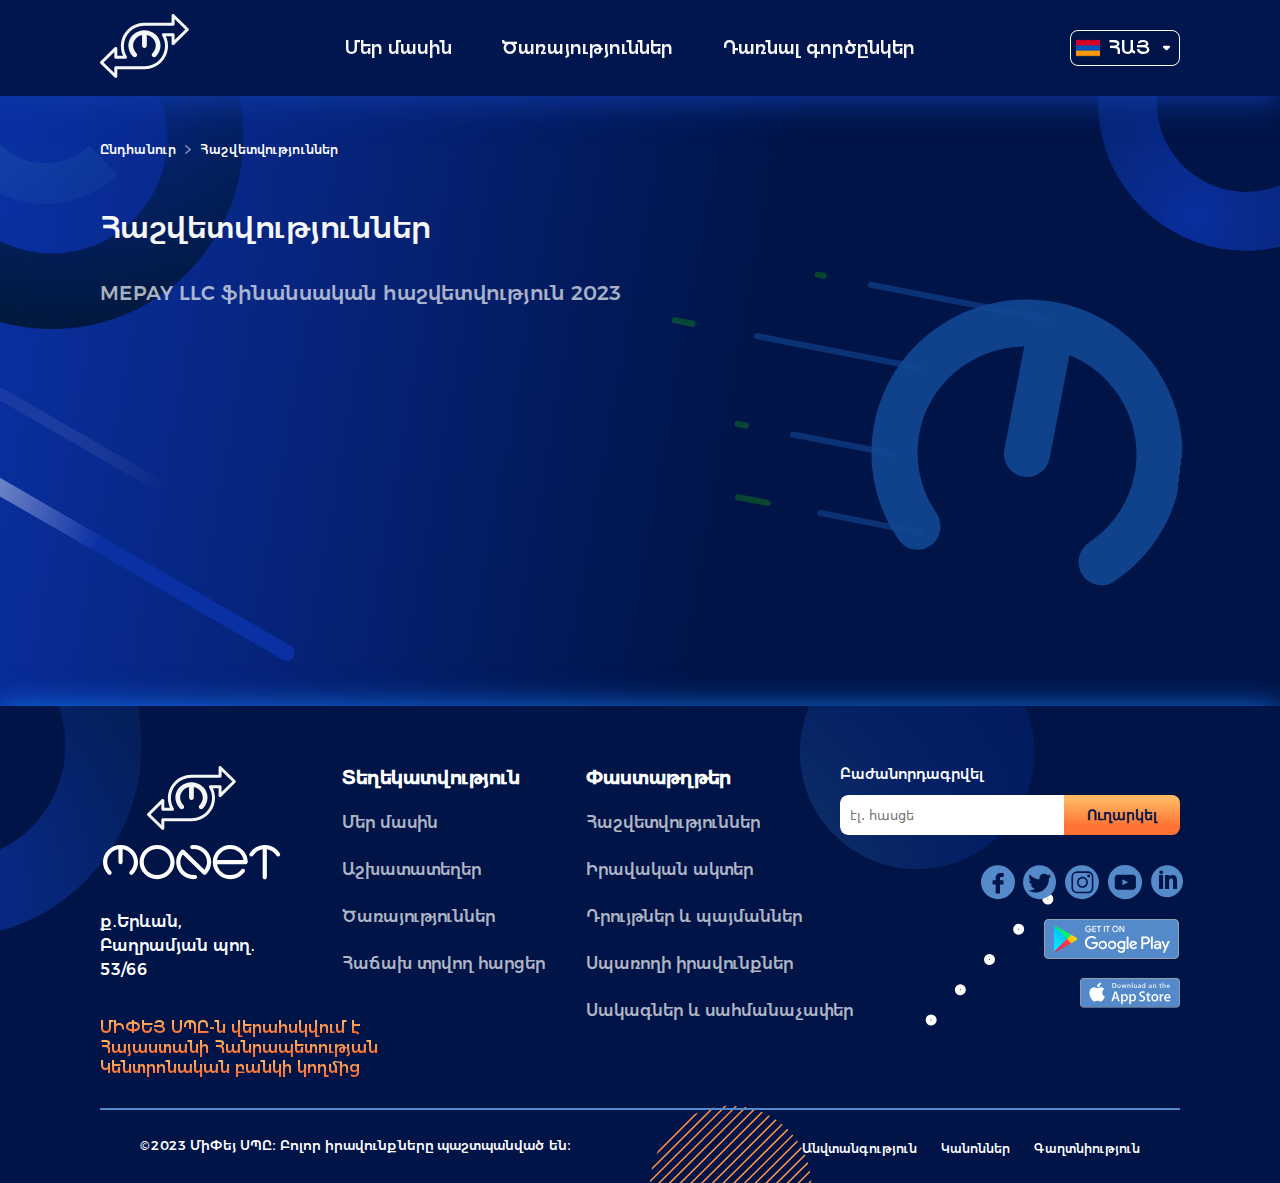
<file: report.html>
<!DOCTYPE html>
<html lang="en">

<head>
    <meta charset="UTF-8" />
    <meta name="viewport" content="width=device-width, initial-scale=1.0" />
    <link href="https://fonts.googleapis.com/css?family=Montserrat:arm" rel="stylesheet" />
    <link rel="icon" href="./img/LogoMonet.svg" type="Monet" />
    <link rel="stylesheet" href="./REPORT/rep_style.css" asp-append-version="true" />
    <link rel="stylesheet" href="./REPORT/rep_med.css">
    <link rel="stylesheet" href="./Head-Foot/style_head_foot.css">
    <link rel="stylesheet" href="./Head-Foot/media_head_foot.css">
    <script defer src="script.js"></script>
    <title>Accounting</title>
    <link rel="icon" type="image/svg+xml" href="/img/favicon.svg">
<link rel="icon" type="image/png" href="/img/favicon.png">
</head>

<body>

    <header>
        <div class="headPage">
            <div id="headMenu" class="res67-opening">
                <div class="openInner">
                    <div class="innTopHead">
    
                        <div class="head-innDv32" onclick="openLanguages('childDv32','arrowImg32', '.innDv32-left')">
                            <div class="innDv32-left" id="parentDv">
                                <div class="leftDv1">
                                    <img src="./img/arm.svg" alt="flag">
                                </div>
                                <div class="leftDv2">
                                    <span>Հայ</span>
                                </div>
                                <div class="leftDv3">
                                    <div class="down" id="down">
                                        <img src="./img/down.svg" alt="down" id="arrowImg32">
                                    </div>
                                </div>
                            </div>
    
                            <div class="innDv3-opening" id="childDv32">
                                <div class="openDv">
                                    <div class="dvEng">
                                        <img src="./img/usa.svg" alt="flag">
                                        <span>ENG</span>
                                    </div>
                                    <div class="dvRus">
                                        <img src="./img/rus.svg" alt="flag">
                                        <span>RUS</span>
                                    </div>
                                </div>
                            </div>
                        </div>
    
                        <div id="menuCloser" class="topRightHead" onclick="closeMenu()">
                            <img src="./img/Menu-close.svg" alt="closing">
                        </div>
    
                    </div>
                    <hr class="frst-hr">
                    <div class="innMid">
                        <ul>
                            <li><a href="./aboutMy.html">Մեր մասին</a></li>
                            <li><a href="#">Ծառայություններ</a></li>
                            <li><a href="./partner.html">Դառնալ գործընկեր</a></li>
                        </ul>
                    </div>
                    <hr class="frst-hr">
                    <div class="innBott">
                        <div class="botTop">
                            <img src="./img/location.svg" alt="location">
                            <a href="#">ք․Երևան,
                                Բաղրամյան պող․ 53/66</a>
                        </div>
                        <div class="botTom">
                            <img src="./img/call.svg" alt="call">
                            <span>+374 00 000 000</span>
                        </div>
                    </div>
                </div>
            </div>
            <div class="pageHeader">
                <div class="HeaderInn">
    
                    <div class="head-innDv1">
                        <a href="index.html">
                            <img class="logobl" src="./img/logo19.svg" alt="logo">
                            <img class="logono" src="./img/logores4.svg" alt="logo">
                        </a>
                    </div>
    
                    <div class="head-innDv2">
                        <ul>
                            <li><a href="./aboutMy.html">Մեր մասին</a></li>
                            <li><a href="#">Ծառայություններ</a></li>
                            <li><a href="./partner.html">Դառնալ գործընկեր</a></li>
                        </ul>
                    </div>
    
                    <div class="head-innDv3" onclick="openLanguages ('childDv','arrowImg', '.innDv3-left')">
                        <div class="innDv3-left" id="parentDv">
                            <div class="leftDv1">
                                <img src="./img/arm.svg" alt="flag">
                            </div>
                            <div class="leftDv2">
                                <span>Հայ</span>
                            </div>
                            <div class="leftDv3">
                                <div class="down" id="down">
                                    <img src="./img/down.svg" alt="down" id="arrowImg">
                                </div>
                            </div>
                        </div>
    
                        <div class="innDv3-opening" id="childDv">
                            <div class="openDv">
                                <div class="dvEng">
                                    <img src="./img/usa.svg" alt="flag">
                                    <span>ENG</span>
                                </div>
                                <div class="dvRus">
                                    <img src="./img/rus.svg" alt="flag">
                                    <span>RUS</span>
                                </div>
                            </div>
                        </div>
                    </div>
    
                    <div id="menuOpener" class="imgFor" onclick="openerMenu()">
                        <img src="./img/menu9.svg" alt="menu">
                    </div>
    
                </div>
            </div>
        </div>
    
    </header>



    <section class="reportSection">
        <div class="bg_img_report_1"></div>
        <div class="bg_img_report_2"></div>
        <div class="bg_img_report_3"></div>
        <div class="bg_img_report_4"></div>
        <div class="bg_img_report_5"></div>
        <div class="bg_img_report_6"></div>
        <div class="repSect">
            <div class="topSpa">
                <a href="/index.html">Ընդհանուր</a>
                <img src="./img/arrow_rig.svg" alt="arrow">
                <span>Հաշվետվություններ</span>
            
            </div>
            <h1 class="reportH">Հաշվետվություններ</h1>
            <h1 class="countN">Հաշվետվություն</h1>
            <span class="finRep"><a href="./assets/Ֆինանսական համակարգի հաշտարար.pdf" target="_blank">MEPAY LLC ֆինանսական հաշվետվություն 2023</a></span>
        </div>
    </section>



































    <footer>
        <div class="footCircle">
        </div>
        <div class="circleses_5">
            <div class="items_5 it1_55" id="item15"></div>
            <div class="items_5 it2_55" id="item25"></div>
            <div class="items_5 it3_55" id="item35"></div>
            <div class="items_5 it4_55" id="item45"></div>
            <div class="items_5 it5_55" id="item55"></div>
        </div>
        <div class="footRain">
        </div>
        <div class="footerPage">
            <div class="footerInn">
                <div class="innTop">
                    <div class="topLeft">
                        <div class="leftTop">
                            <a href="./index.html">
                                <img class="footLogo19" src="./img/logoFoot12.svg" alt="logoFoot">
                                <img class="footLogo9" src="./img/logoFoot9.svg" alt="logoFoot">
                                <img class="footLogo4" src="./img/logoFoot4.svg" alt="logoFoot">
                                <img class="logores19" src="./img/botLogo.svg" alt="logoFoot">
                                <img class="logores14" src="./img/monet14.svg" alt="logoFoot">
                                <img class="logores12" src="./img/monet12.svg" alt="logoFoot">
                            </a>
                        </div>
                        <div class="leftMid">
                            <span>ք․Երևան,
                                <br class="brdis"> Բաղրամյան պող․53/66</span>
                        </div>
                        <div class="leftBot">
                            <span>ՄԻՓԵՅ ՍՊԸ-ն վերահսկվում է Հայաստանի
                                Հանրապետության Կենտրոնական բանկի կողմից</span>
                        </div>
                    </div>
    
                    <div class="topMid">
                        <div class="midLeft">
                            <h1>Տեղեկատվություն</h1>
                            <ul>
                                <li>
                                    <a href="./aboutMy.html">Մեր մասին</a>
                                </li>
                                <li>
                                    <a href="#">Աշխատատեղեր</a>
                                </li>
                                <li>
                                    <a href="#">Ծառայություններ</a>
                                </li>
                                <li>
                                    <a href="./faq.html">Հաճախ տրվող հարցեր</a>
                                </li>
                            </ul>
                        </div>
                        <div class="midRight">
                            <h1>Փաստաթղթեր</h1>
                            <ul>
                                <li><a href="./report.html">Հաշվետվություններ</a></li>
                                <li><a href="./law.html">Իրավական ակտեր</a></li>
                                <li><a href="./provision.html">Դրույթներ և պայմաններ</a></li>
                                <li><a href="./consumer.html">Սպառողի իրավունքներ</a></li>
                                <li><a href="./sakagner.html">Սակագներ և սահմանաչափեր</a></li>
                            </ul>
                        </div>
                    </div>
    
                    <div class="topRight">
                        <h1 class="topRh1">Բաժանորդագրվել</h1>
                        <div class="rightTop">
                            <input placeholder="էլ․ հասցե" type="text" id="">
                            <button>Ուղարկել</button>
    
                        </div>
    
                        <div class="rightMid">
                            <div class="rmidInn">
                                <ul>
                                    <li>
                                        <a href="#"><img src="./img/facebook.svg" alt="application"></a>
                                    </li>
                                    <li>
                                        <a href="#"><img src="./img/twitter.svg" alt="application"></a>
                                    </li>
                                    <li>
                                        <a href="https://www.instagram.com/monetllc?igsh=NTc4MTIwNjQ2YQ=="><img
                                                src="./img/instagram.svg" alt="application"></a>
                                    </li>
                                    <li>
                                        <a href="#"><img src="./img/youtube.svg" alt="application"></a>
                                    </li>
                                    <li>
                                        <a href="#"><img src="./img/innn.svg" alt="application"></a>
                                    </li>
                                </ul>
                            </div>
                        </div>
    
                        <div class="rightBot">
                            <div class="rbotInn">
                                <ul>
                                    <li>
                                        <a href="#">
                                            <img src="./img/play-market.svg" alt="app">
                                        </a>
                                    </li>
    
                                    <li>
                                        <a href="#">
                                            <img class="ios678N" src="./img/app-store.svg" alt="app">
                                            <img class="ios678B" src="./img/iosDownload.svg" alt="app">
                                        </a>
                                    </li>
                                </ul>
                            </div>
                        </div>
                    </div>
                </div>
    
                <div class="innMed">
                    <hr>
    
                </div>
    
                <div class="innBot">
                    <div class="ibotInn">
                        <span>©2023 ՄիՓեյ ՍՊԸ։
                            <br class="brEnd"> Բոլոր իրավունքները պաշտպանված են։</span>
                        <ul>
                            <li><a href="#">Անվտանգություն</a></li>
                            <li><a href="#">Կանոններ</a></li>
                            <li><a href="#">Գաղտնիություն</a></li>
                        </ul>
                    </div>
                </div>
    
            </div>
        </div>
    </footer>

</body>

</html>
</file>
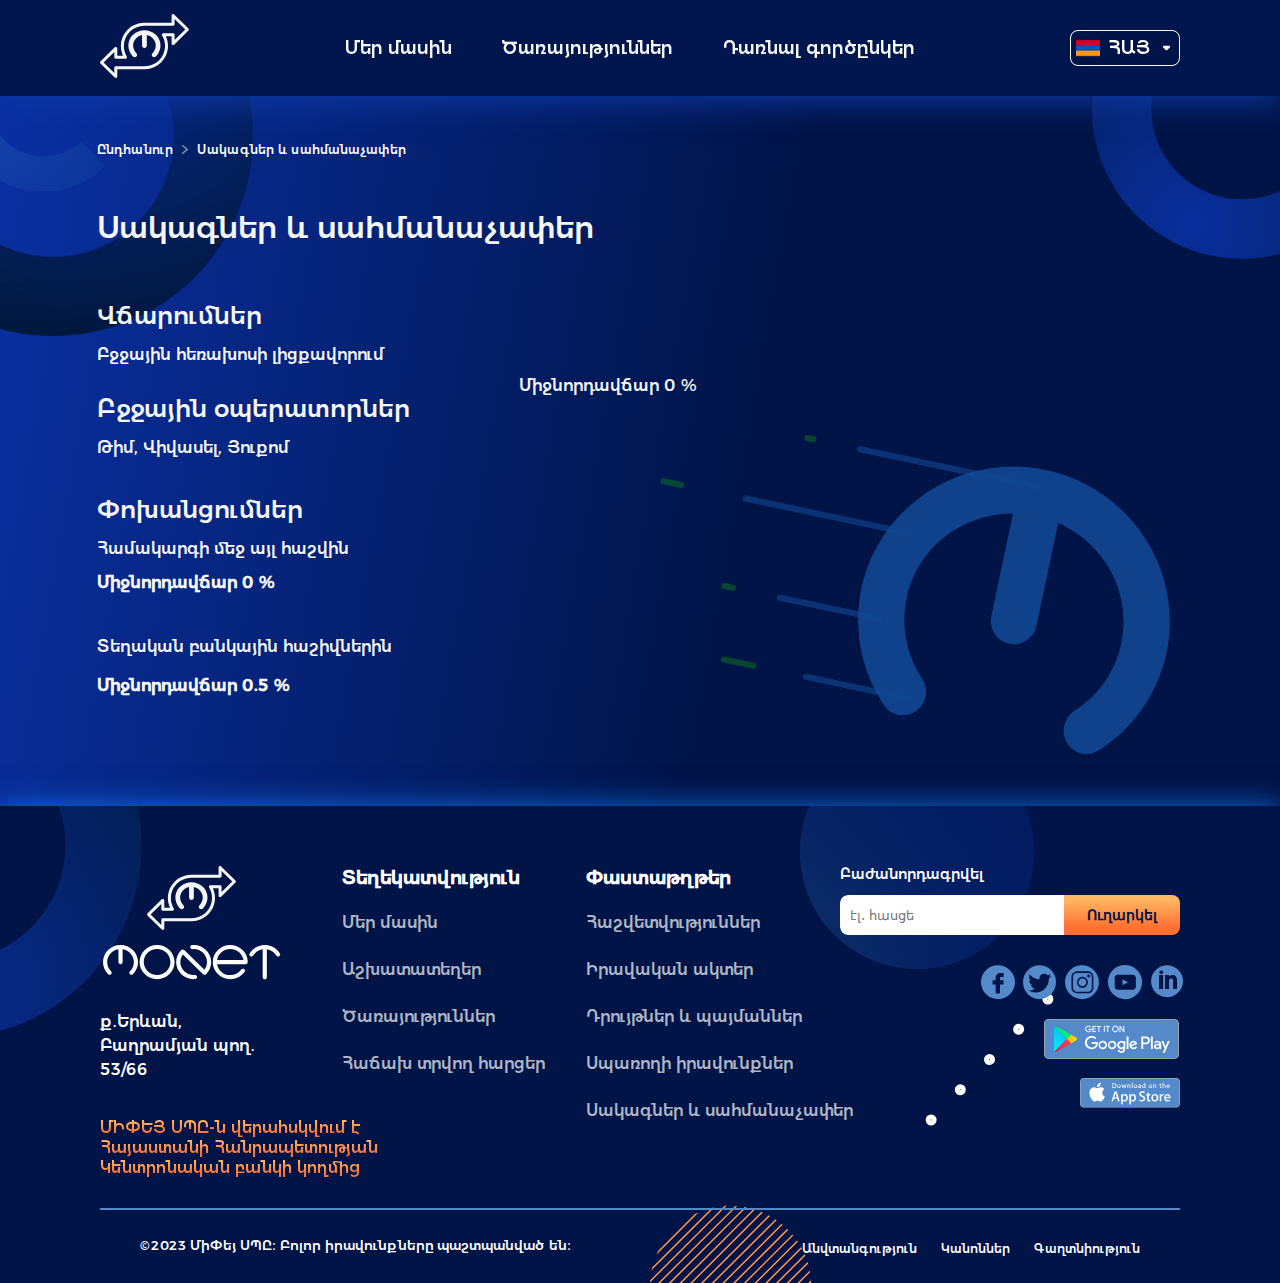
<file: sakagner.html>
<!DOCTYPE html>
<html lang="en">

<head>
    <meta charset="UTF-8" />
    <meta name="viewport" content="width=device-width, initial-scale=1.0" />
    <link href="https://fonts.googleapis.com/css?family=Montserrat:arm" rel="stylesheet" />
    <link rel="icon" href="./img/LogoMonet.svg" type="Monet" />
    <link rel="stylesheet" href="./PARTNER/partner.css">
    <link rel="stylesheet" href="./PARTNER/part_med.css">
    <link rel="stylesheet" href="./SAKAGNER/sak_style.css" asp-append-version="true" />
    <link rel="stylesheet" href="./SAKAGNER/sak_med.css">
    <link rel="stylesheet" href="./Head-Foot/style_head_foot.css">
    <link rel="stylesheet" href="./Head-Foot/media_head_foot.css">
    <script defer src="script.js"></script>
    <title>Սակագներ</title>
    <link rel="icon" type="image/svg+xml" href="/img/favicon.svg">
    <link rel="icon" type="image/png" href="/img/favicon.png">
</head>

<body>

    <header>
        <div class="headPage">
            <div id="headMenu" class="res67-opening">
                <div class="openInner">
                    <div class="innTopHead">

                        <div class="head-innDv32" onclick="openLanguages('childDv32','arrowImg32', '.innDv32-left')">
                            <div class="innDv32-left" id="parentDv">
                                <div class="leftDv1">
                                    <img src="./img/arm.svg" alt="flag">
                                </div>
                                <div class="leftDv2">
                                    <span>Հայ</span>
                                </div>
                                <div class="leftDv3">
                                    <div class="down" id="down">
                                        <img src="./img/down.svg" alt="down" id="arrowImg32">
                                    </div>
                                </div>
                            </div>

                            <div class="innDv3-opening" id="childDv32">
                                <div class="openDv">
                                    <div class="dvEng">
                                        <img src="./img/usa.svg" alt="flag">
                                        <span>ENG</span>
                                    </div>
                                    <div class="dvRus">
                                        <img src="./img/rus.svg" alt="flag">
                                        <span>RUS</span>
                                    </div>
                                </div>
                            </div>
                        </div>

                        <div id="menuCloser" class="topRightHead" onclick="closeMenu()">
                            <img src="./img/Menu-close.svg" alt="closing">
                        </div>

                    </div>
                    <hr class="frst-hr">
                    <div class="innMid">
                        <ul>
                            <li><a href="./aboutMy.html">Մեր մասին</a></li>
                            <li><a href="#">Ծառայություններ</a></li>
                            <li><a href="./partner.html">Դառնալ գործընկեր</a></li>
                        </ul>
                    </div>
                    <hr class="frst-hr">
                    <div class="innBott">
                        <div class="botTop">
                            <img src="./img/location.svg" alt="location">
                            <a href="#">ք․Երևան,
                                Բաղրամյան պող․ 53/66</a>
                        </div>
                        <div class="botTom">
                            <img src="./img/call.svg" alt="call">
                            <span>+374 00 000 000</span>
                        </div>
                    </div>
                </div>
            </div>
            <div class="pageHeader">
                <div class="HeaderInn">

                    <div class="head-innDv1">
                        <a href="index.html">
                            <img class="logobl" src="./img/logo19.svg" alt="logo">
                            <img class="logono" src="./img/logores4.svg" alt="logo">
                        </a>
                    </div>

                    <div class="head-innDv2">
                        <ul>
                            <li><a href="./aboutMy.html">Մեր մասին</a></li>
                            <li><a href="#">Ծառայություններ</a></li>
                            <li><a href="./partner.html">Դառնալ գործընկեր</a></li>
                        </ul>
                    </div>

                    <div class="head-innDv3" onclick="openLanguages ('childDv','arrowImg', '.innDv3-left')">
                        <div class="innDv3-left" id="parentDv">
                            <div class="leftDv1">
                                <img src="./img/arm.svg" alt="flag">
                            </div>
                            <div class="leftDv2">
                                <span>Հայ</span>
                            </div>
                            <div class="leftDv3">
                                <div class="down" id="down">
                                    <img src="./img/down.svg" alt="down" id="arrowImg">
                                </div>
                            </div>
                        </div>

                        <div class="innDv3-opening" id="childDv">
                            <div class="openDv">
                                <div class="dvEng">
                                    <img src="./img/usa.svg" alt="flag">
                                    <span>ENG</span>
                                </div>
                                <div class="dvRus">
                                    <img src="./img/rus.svg" alt="flag">
                                    <span>RUS</span>
                                </div>
                            </div>
                        </div>
                    </div>

                    <div id="menuOpener" class="imgFor" onclick="openerMenu()">
                        <img src="./img/menu9.svg" alt="menu">
                    </div>

                </div>
            </div>
        </div>

    </header>



    <section class="sakaginSection">
        <div class="sect1V1">
        </div>
        <div class="sect11V1">
        </div>
        <div class="sect1V2">
        </div>
        <div class="first-img-element_1"></div>

        <div class="first-img-element_4"></div>
        <div class="orangeCircle1"></div>
        <div class="caker"></div>



        <div class="topSpa">
            <a href="/index.html">Ընդհանուր</a>
            <img src="./img/arrow_rig.svg" alt="arrow">
            <span>Սակագներ և սահմանաչափեր</span>
        </div>
        <div class="sakH1">
            <h1>Սակագներ և սահմանաչափեր</h1>
        </div>
        <div class="paymant">
            <div class="paymLeft">
                <div class="payLeftTop">
                    <h1>Վճարումներ</h1>
                    <span>Բջջային հեռախոսի լիցքավորում</span>
                </div>
                <div class="payRightBot">
                    <h1>Բջջային օպերատորներ</h1>
                    <span>Թիմ, Վիվասել, Յուքոմ</span>
                </div>

            </div>
            <div class="paymRight">
                <span>Միջնորդավճար 0 %</span>
            </div>
        </div>
        <div class="passes">
            <div class="passTop">
                <h1>Փոխանցումներ</h1>
                <span>Համակարգի մեջ այլ հաշվին</span>
                <span class="passSp">Միջնորդավճար 0 %</span>
            </div>
            <div class="passBot">
                <span>Տեղական բանկային հաշիվներին</span>
                <span class="passSp">Միջնորդավճար 0.5 %</span>
            </div>
        </div>
    </section>















    <footer>
        <div class="footCircle">
        </div>
        <div class="circleses_5">
            <div class="items_5 it1_55" id="item15"></div>
            <div class="items_5 it2_55" id="item25"></div>
            <div class="items_5 it3_55" id="item35"></div>
            <div class="items_5 it4_55" id="item45"></div>
            <div class="items_5 it5_55" id="item55"></div>
        </div>
        <div class="footRain">
        </div>
        <div class="footerPage">
            <div class="footerInn">
                <div class="innTop">
                    <div class="topLeft">
                        <div class="leftTop">
                            <a href="./index.html">
                                <img class="footLogo19" src="./img/logoFoot12.svg" alt="logoFoot">
                                <img class="footLogo9" src="./img/logoFoot9.svg" alt="logoFoot">
                                <img class="footLogo4" src="./img/logoFoot4.svg" alt="logoFoot">
                                <img class="logores19" src="./img/botLogo.svg" alt="logoFoot">
                                <img class="logores14" src="./img/monet14.svg" alt="logoFoot">
                                <img class="logores12" src="./img/monet12.svg" alt="logoFoot">
                            </a>
                        </div>
                        <div class="leftMid">
                            <span>ք․Երևան,
                                <br class="brdis"> Բաղրամյան պող․53/66</span>
                        </div>
                        <div class="leftBot">
                            <span>ՄԻՓԵՅ ՍՊԸ-ն վերահսկվում է Հայաստանի
                                Հանրապետության Կենտրոնական բանկի կողմից</span>
                        </div>
                    </div>

                    <div class="topMid">
                        <div class="midLeft">
                            <h1>Տեղեկատվություն</h1>
                            <ul>
                                <li>
                                    <a href="./aboutMy.html">Մեր մասին</a>
                                </li>
                                <li>
                                    <a href="#">Աշխատատեղեր</a>
                                </li>
                                <li>
                                    <a href="#">Ծառայություններ</a>
                                </li>
                                <li>
                                    <a href="./faq.html">Հաճախ տրվող հարցեր</a>
                                </li>
                            </ul>
                        </div>
                        <div class="midRight">
                            <h1>Փաստաթղթեր</h1>
                            <ul>
                                <li><a href="./report.html">Հաշվետվություններ</a></li>
                                <li><a href="./law.html">Իրավական ակտեր</a></li>
                                <li><a href="./provision.html">Դրույթներ և պայմաններ</a></li>
                                <li><a href="./consumer.html">Սպառողի իրավունքներ</a></li>
                                <li><a href="./sakagner.html">Սակագներ և սահմանաչափեր</a></li>
                            </ul>
                        </div>
                    </div>

                    <div class="topRight">
                        <h1 class="topRh1">Բաժանորդագրվել</h1>
                        <div class="rightTop">
                            <input placeholder="էլ․ հասցե" type="text" id="">
                            <button>Ուղարկել</button>

                        </div>

                        <div class="rightMid">
                            <div class="rmidInn">
                                <ul>
                                    <li>
                                        <a href="#"><img src="./img/facebook.svg" alt="application"></a>
                                    </li>
                                    <li>
                                        <a href="#"><img src="./img/twitter.svg" alt="application"></a>
                                    </li>
                                    <li>
                                        <a href="https://www.instagram.com/monetllc?igsh=NTc4MTIwNjQ2YQ=="><img
                                                src="./img/instagram.svg" alt="application"></a>
                                    </li>
                                    <li>
                                        <a href="#"><img src="./img/youtube.svg" alt="application"></a>
                                    </li>
                                    <li>
                                        <a href="#"><img src="./img/innn.svg" alt="application"></a>
                                    </li>
                                </ul>
                            </div>
                        </div>

                        <div class="rightBot">
                            <div class="rbotInn">
                                <ul>
                                    <li>
                                        <a href="#">
                                            <img src="./img/play-market.svg" alt="app">
                                        </a>
                                    </li>

                                    <li>
                                        <a href="#">
                                            <img class="ios678N" src="./img/app-store.svg" alt="app">
                                            <img class="ios678B" src="./img/iosDownload.svg" alt="app">
                                        </a>
                                    </li>
                                </ul>
                            </div>
                        </div>
                    </div>
                </div>

                <div class="innMed">
                    <hr>

                </div>

                <div class="innBot">
                    <div class="ibotInn">
                        <span>©2023 ՄիՓեյ ՍՊԸ։
                            <br class="brEnd"> Բոլոր իրավունքները պաշտպանված են։</span>
                        <ul>
                            <li><a href="#">Անվտանգություն</a></li>
                            <li><a href="#">Կանոններ</a></li>
                            <li><a href="#">Գաղտնիություն</a></li>
                        </ul>
                    </div>
                </div>

            </div>
        </div>
    </footer>

</body>

</html>
</file>
<file: style.css>
* {
    margin: 0;
    padding: 0;
    box-sizing: border-box;
    text-decoration: none;
}

@font-face {
    font-family: "Montserratarm";
    src: url(../fonts/fonts/Montserratarm-Regular/Montserratarm-Regular.ttf);
}

body {
    font-family: "Montserratarm";
}

a {
    text-decoration: none;
}

ul {
    list-style: none;
}











/* section 1 start */


.sect_1 {
    width: 100%;
    min-height: 1107px;
    background-image: url(./img/sect_1.svg);
    background-size: cover;
    background-position: center;
    background-repeat: no-repeat;
    position: relative;
    overflow: hidden;
    z-index: 1;
}





.sect1V1 {
    position: absolute;
    width: 1050px;
    height: 1050px;
    background-image: url(./img/sect_1V1.svg);
    background-repeat: no-repeat;
    background-size: 100%;
    top: -425px;
    left: -507px;
    animation: first 60s linear infinite;
    z-index: -1;
}

@keyframes first {
    0% {
        transform: rotate(130deg);

    }

    100% {
        transform: rotate(490deg);

    }
}

.sect1V2 {
    position: absolute;
    width: 579px;
    height: 579px;
    background-image: url(./img/sect_1V2.svg);
    background-repeat: no-repeat;
    background-size: cover;
    top: -376px;
    right: -200px;
    animation: second 20s linear infinite;
    z-index: -1;
}

@keyframes second {
    0% {
        transform: rotate(0deg);
    }

    100% {
        transform: rotate(360deg);
    }
}

.sect1V3 {
    position: absolute;
    width: 100px;
    height: 63px;
    background-image: url(./img/sect_1V3.svg);
    background-repeat: no-repeat;
    background-size: cover;
    top: 17.5%;
    left: 46.5%;
    animation: third 85s linear infinite alternate;
    z-index: -1;
}

@keyframes third {
    0% {
        transform: rotate(0deg);
        top: 17.5%;
        left: 46.5%;

    }

    17% {
        top: 0%;
        left: 35%;
    }

    34% {
        top: 20%;
        left: 0%;
    }

    51% {
        top: 40%;
        left: 40%;
    }

    68% {
        top: 90%;
        left: 35%;
    }

    85% {
        top: 70%;
        left: 5%;
    }

    100% {
        transform: rotate(360deg);
        top: 17.5%;
        left: 46.5%;
    }

}


.orangeCircle1 {
    width: 15px;
    height: 15px;
    border-radius: 50%;
    position: absolute;
    top: 15%;
    left: 55%;
    border: 3px solid #FF9149;
    z-index: 2;
}


.orangeCircle2 {
    width: 29px;
    height: 29px;
    border-radius: 50%;
    position: absolute;
    top: 50%;
    left: 22%;
    border: 4px solid #FF9149;
    z-index: 4;
    animation: sway 15s linear infinite alternate;
}

@keyframes sway {
    0% {
        transform: translate(-10px, -10px);
    }

    10% {
        transform: translate(-15px, 5px);
    }

    20% {
        transform: translate(-15px, -15px);
    }

    30% {
        transform: translate(-10px, -10px);
    }

    40% {
        transform: translate(10px, 10px);
    }

    50% {
        transform: translate(15px, 15px);
    }

    60% {
        transform: translate(25px, 10px);
    }

    70% {
        transform: translate(15px, 5px);
    }

    80% {
        transform: translate(5px, 5px);
    }

    90% {
        transform: translate(15px, 0px);
    }

    100% {
        transform: translate(-10px, -10px);
    }
}














.firstMain {
    width: 100%;
    height: 587px;
    display: flex;
    justify-content: center;
    padding-inline: 100px;
    gap: 225px;
    position: relative;
}

.frMainleft {
    max-width: 600px;
    width: 100%;
    min-height: 310px;
    display: flex;
    flex-direction: column;
}

.frMainleft h1 {
    font-size: 38px;
    font-weight: 500;
    line-height: 59px;
    letter-spacing: 0em;
    text-align: left;
    color: #F6F6F6;
    margin-top: 164px;
}

.frMainleft p {
    font-size: 48px;
    font-weight: 700;
    line-height: 56px;
    letter-spacing: 0em;
    text-align: left;
    color: #F6F6F6;
    margin-top: 10px;
}

.frMainleft span {

    font-size: 20px;
    font-weight: 400;
    line-height: 30px;
    letter-spacing: 0em;
    text-align: left;
    color: #F6F6F6;
    margin-top: 47px;
}



.downloadButt {
    max-width: 323px;
    width: 100%;
    min-height: 44px;
    border-radius: 32px;
    background: linear-gradient(180deg, #FFB763 10.52%, #FF7233 78.75%);
    font-size: 20px;
    font-weight: 600;
    line-height: 24px;
    letter-spacing: 0em;
    text-align: center;
    color: #001447;
    border: none;
    text-transform: uppercase;
    margin-top: 39px;
}

.downloadButt:hover {
    cursor: pointer;
    background: linear-gradient(0deg, #001447, #001447),
        linear-gradient(0deg, #FF7233, #FF7233);
    border: 2px solid #FF7233;
    color: #FF7233;
}

.circlPhone14,
.circlPhone12,
.circlPhone9,
.circlPhone4,
.circlPhone3 {
    display: none;
}


.resSp9B {
    display: none;
}




.brM1 {
    display: none;
}

.sect2_Item,
.halfCircle {
    display: none;
}

















.frMainRight {
    max-width: 593px;
    width: 100%;
    min-height: 600px;
    display: flex;
    align-items: center;
    justify-content: center;
    position: relative;
}

.frMainRight img {
    margin-top: 160px;
}


.caker {
    position: absolute;
    width: 160px;
    height: 152px;
    background-image: url(./img/setka19.svg);
    background-repeat: no-repeat;
    background-size: cover;
    top: 67px;
    left: 39px;
    animation: ekav 5s ease-in-out forwards;
    z-index: -1;
    transform: rotate(322deg);
}

@keyframes ekav {
    0% {
        transform: rotate(-322deg);
        top: 200px;
        left: 100px;
        opacity: 0;
    }

    100% {
        top: 67px;
        left: 39px;
        opacity: 1;
        transform: rotate(322deg);
    }
}


.sect1V4 {
    position: absolute;
    width: 193px;
    height: 144px;
    background-image: url(./img/sect_1V4.svg);
    background-repeat: no-repeat;
    background-size: cover;
    top: 78%;
    left: 81%;
    animation: moveIn 25s ease infinite;
    z-index: -1;
    transform: rotate(-20deg);
}

@keyframes moveIn {
    0% {
        transform: rotate(-20deg);
        top: 60%;
        left: 60%;
    }

    50% {
        top: 78%;
        left: 81%;
        transform: rotate(0deg);
    }

    100% {

        top: 60%;
        left: 60%;
        transform: rotate(-20deg);
    }
}









.wrapper-steps-main {
    width: 100%;
    min-height: 420px;
    display: flex;
    justify-content: center;
    padding-inline: 50px;
    position: absolute;
    bottom: 0px;
    z-index: 1;
}

.rectangl {
    background-image: url(./img/sect_1Rect.svg);
    background-position: center;
    background-repeat: no-repeat;
    background-size: cover;
    width: 100%;
    position: absolute;
    bottom: 0px;
    height: 520px;

}

.circleses_1 {
    display: flex;
    gap: 31px;
    position: absolute;
    top: 110px;
    right: 25px;
    transform: rotate(314deg);
    display: none;
}

.items_1 {
    width: 10px;
    height: 10px;
    border-radius: 50%;
    border: 5px solid #FFFFFF;


}

.it1_1 {
    animation: kitt 2s linear infinite;
}


.it2_1 {
    animation: kitt 5s linear infinite;

}


.it3_1 {
    animation: kitt 8s ease infinite;

}


.it4_1 {
    animation: kitt 11s ease infinite;

}

.it5_1 {
    animation: kitt 14s ease infinite;

}

@keyframes kitt {
    0% {
        opacity: 0;
    }

    100% {
        opacity: 1;
    }
}








.sect1V5 {
    position: absolute;
    width: 192px;
    height: 125px;
    background-image: url(./img/sect_1V5.svg);
    background-repeat: no-repeat;
    background-size: cover;
    top: -12%;
    left: 7%;
    animation: fifth 85s linear infinite;
    z-index: 1;
}

@keyframes fifth {
    0% {
        top: -12%;
        left: 7%;
        transform: rotate(0deg);
    }

    10% {
        top: 40%;
        left: 0%;
        transform: rotate(20deg);
    }

    20% {
        top: 60%;
        left: 15%;
        transform: rotate(50deg);
    }

    30% {
        top: -13%;
        left: 35%;
        transform: rotate(90deg);
    }

    40% {
        top: 65%;
        left: 65%;
        transform: rotate(0deg);
    }

    50% {
        top: -10%;
        left: 80%;
        transform: rotate(100deg);
    }

    60% {
        top: 45%;
        left: 90%;
    }

    70% {
        top: 75%;
        left: 80%;
        transform: rotate(0deg);
    }

    80% {
        top: -15%;
        left: 50%;
        transform: rotate(-70deg);
    }

    90% {
        top: 73%;
        left: 20%;
    }


    100% {
        top: -12%;
        left: 7%;
        transform: rotate(-360deg);
    }
}


.sect1V6 {
    position: absolute;
    width: 300px;
    height: 299px;
    background-image: url(./img/sect_1V6.svg);
    background-repeat: no-repeat;
    background-size: cover;
    top: -138px;
    left: 262px;
    z-index: 1;
    animation: rain6 2s ease infinite;
    animation-duration: 10s;
}

@keyframes rain6 {
    0% {
        height: 0px;
        opacity: 0;
    }

    50% {
        opacity: 1;
        height: 299px;
    }

    100% {
        opacity: 0;
    }
}

.circlesMain {
    display: flex;
    gap: 17px;
    z-index: 1;
    position: absolute;
    top: 360px;
    right: 519px;
    transform: rotate(316deg);
}


.itemMain {
    width: 11px;
    height: 11px;
    border-radius: 50%;
    border: 2px solid #FFFFFF;
}

.wrapper-step-inn {
    width: 100%;
}

.steps-main {
    max-width: 1430px;
    width: 100%;
    min-height: 328px;
    display: flex;
    flex-direction: column;
    align-items: center;
    margin-top: -51px;
    z-index: 1;
}

.step-header {
    font-size: 20px;
    font-weight: 500;
    line-height: 30px;
    letter-spacing: 0em;
    text-align: center;
    color: #F6F6F6;
    display: flex;
    justify-content: center;
    align-items: center;
    gap: 10px;
}

.step-hr {
    width: 13px;
    border: 2.02px solid #B3DD62;
}

.step-head-sp {
    font-size: 34px;
    font-weight: 600;
    line-height: 48px;
    letter-spacing: 0em;
    text-align: left;
    color: #F6F6F6;
    margin-top: 33px;
}


.stepItems {
    max-width: 1320px;
    width: 100%;
    min-height: 261px;
    display: flex;
    flex-direction: column;
    margin-top: 58px;
    align-items: center;
}


.itemsInner1 {
    width: 100%;
    min-height: 62px;
    display: flex;
    justify-content: space-between;
    padding-inline: 155px;
}


.itInn1 {
    max-width: 130px;
    width: 100%;
}

.itInn2 {
    max-width: 265px;
    width: 100%;
    display: flex;
    justify-content: center;
}

.itInn3 {
    max-width: 130px;
    width: 100%;
    display: flex;
    justify-content: flex-end;
}

.inn3Br {
    display: none;
}


.top-hr {
    max-width: 252px;
    width: 100%;
    display: flex;
    align-items: center;
    overflow: hidden;
}

.stepInners2 {
    width: 100%;
    min-height: 35px;
    display: flex;
    justify-content: space-between;
    margin-top: 30px;
    padding-left: 122px;
    padding-right: 140px;

}

.stepInners2 h1 {
    font-size: 24px;
    font-weight: 500;
    line-height: 34px;
    letter-spacing: 0em;
    text-align: left;
    color: #B3DD62;
}

.stepInners3 {
    width: 100%;
    min-height: 72px;
    display: flex;
    justify-content: space-between;
    margin-top: 10px;
}

.stepInners3 span {
    max-width: 360px;
    width: 100%;
    font-size: 18px;
    font-weight: 400;
    line-height: 24px;
    letter-spacing: 0em;
    text-align: center;
    color: #FFFFFFB2;
}


.closeSP {
    display: none;
}






/* sect_1 end */


/*  sect_2 start */




/* sect_2 end */



.sect_2 {
    width: 100%;
    min-height: 880px;
    background-image: url(./img/sect_2_19.svg);
    background-size: cover;
    background-position: center;
    background-repeat: no-repeat;
    z-index: 1;
    display: flex;
    justify-content: center;
    align-items: center;
    padding-left: 16px;
    position: relative;
}











.sect2Inn {
    max-width: 1480px;
    width: 100%;
    display: flex;
    align-items: center;
    justify-content: space-between;
    gap: 20px;
    overflow: hidden;

}

.sect2Items1 {
    max-width: 628px;
    width: 100%;
    min-height: 509px;
    background-image: url(./img/sect_2_item.svg);
    background-position: center;
    background-repeat: no-repeat;
    background-size: cover;
    position: relative;

}







.sect2V3 {
    width: 204px;
    height: 251px;
    position: absolute;
    top: 72px;
    left: 370px;
    background-image: url(./img/sect_2V2.svg);
    background-position: center;
    background-size: cover;
    animation: seventh linear 1s;
    animation-iteration-count: 1;
}


@keyframes seventh {


    0% {
        transform: rotate(0deg);
    }



    100% {
        transform: rotate(360deg);
    }
}


.sect2V4 {
    width: 473px;
    height: 389px;
    position: absolute;
    background-image: url(./img/sect_2V3.svg);
    background-repeat: no-repeat;
    background-position: right;
    right: 7%;
    top: 63%;
    transform: rotate(20deg);
    overflow: hidden;
    animation: eighth 2s linear forwards;
    border-radius: 50%;
}

@keyframes eighth {
    0% {
        width: 0px;
        right: 20%;
        top: 63%;
        opacity: 0;
    }

    100% {
        width: 473px;
        right: 7%;
        top: 63%;
        opacity: 1;
    }
}


.sect2Items2 {
    max-width: 610px;
    width: 100%;
    min-height: 180px;
    display: flex;
    flex-direction: column;
    gap: 24px;
    margin-top: -155px
}

.sect2Items2 p {
    font-size: 34px;
    font-weight: 600;
    line-height: 48px;
    letter-spacing: 0em;
    text-align: left;
    color: #FFFFFF;
}

.sect2Items2 span {
    font-size: 20px;
    font-weight: 400;
    line-height: 30px;
    letter-spacing: 0em;
    text-align: left;
    color: #FFFFFFB2;
}

.sect2V5 {
    position: absolute;
    width: 192px;
    height: 125px;
    background-image: url(./img/sect_1V5.svg);
    background-repeat: no-repeat;
    background-size: cover;
    top: 95%;
    left: 16.5%;
    transform: rotate(10deg);
    animation: fifth 85s linear infinite;
    z-index: 1;
}


.circles {
    display: flex;
    gap: 17px;
    z-index: 1;
    position: absolute;
    top: 610px;
    right: 729px;
}

.forSect2 {
    transform: rotate(135deg);
}

.itemm {
    width: 11px;
    height: 11px;
    border-radius: 50%;
    border: 2px solid #FFFFFF;
    opacity: 0;
}

.itmm5 {
    animation: itm1 1s ease forwards;
    /* opacity: 0; */
}

.itmm4 {
    animation: itm1 2.2s ease forwards;
    /* opacity: 0; */
}

.itmm3 {
    animation: itm1 3.4s ease forwards;
    /* opacity: 0; */
}

.itmm2 {
    animation: itm1 4.7s ease forwards;
    /* opacity: 0; */
}

.itmm1 {
    animation: itm1 5.9s ease forwards;
    /* opacity: 0; */
}

@keyframes itm1 {
    0% {
        height: 0;
    }

    100% {
        height: 11px;
        opacity: 1;
    }
}






.circleses {
    display: flex;
    gap: 31px;
    z-index: 1;
    position: absolute;
    top: 276px;
    right: 63px;
    transform: rotate(314deg);
}

.items {
    width: 11px;
    height: 11px;
    border-radius: 50%;
    border: 5px solid #FFFFFF;
}

.it1 {
    animation: kit 10s linear infinite;
}


.it2 {
    animation: kit 8s linear infinite;

}


.it3 {
    animation: kit 6s ease infinite;

}


.it4 {
    animation: kit 4s ease infinite;

}

.it5 {
    animation: kit 12s ease infinite;

}

@keyframes kit {
    0% {
        opacity: 1;
    }

    100% {
        opacity: 0;
    }

}




/* sect_2 end */






/* sect_3 start */


div {
    /* border: solid 1px; */
}

.sect_3 {
    width: 100%;
    min-height: 2133px;
    background-image: url(./img/sect_3_19.svg);
    background-size: cover;
    background-position: center;
    background-repeat: no-repeat;
    display: flex;
    align-items: center;
    flex-direction: column;
    padding-inline: 100px;
    position: relative;
    overflow: hidden;
}



.circle3 {
    position: absolute;
    width: 580px;
    height: 580px;
    background-image: url(./img/circle3Sect.svg);
    background-repeat: no-repeat;
    background-size: 100%;
    top: 65%;
    left: -19%;
    animation: first 40s linear infinite;
    z-index: 0;
}


.rain3 {
    position: absolute;
    width: 117px;
    height: 116px;
    background-image: url(./img/rain3.svg);
    background-repeat: no-repeat;
    background-size: cover;
    top: 42%;
    right: 5%;
    animation: comeRain3 1s linear infinite;
    animation-duration: 7s;
}

@keyframes comeRain3 {
    0% {
        height: 0px;
        opacity: 0;
    }

    50% {
        opacity: 1;
        height: 116px;
    }

    100% {
        opacity: 0;
    }
}

.rain4 {
    position: absolute;
    width: 127px;
    height: 127px;
    background-image: url(./img/rain3.svg);
    background-repeat: no-repeat;
    background-size: cover;
    top: 86%;
    left: 8%;
    animation: comeRain4 1s linear infinite;
    animation-duration: 5s;
}

@keyframes comeRain4 {
    0% {
        height: 0px;
        opacity: 0;
    }

    50% {
        opacity: 1;
        height: 127px;
    }

    100% {
        opacity: 0;
    }
}

.circleses_6 {
    display: flex;
    gap: 31px;
    z-index: 1;
    position: absolute;
    top: 33.5%;
    left: 13.4%;
    transform: rotate(314deg);
}

.items_6 {
    width: 11px;
    height: 11px;
    border-radius: 50%;
    border: 5px solid #05C0C7;
}








.thrdGroupTop {
    max-width: 1430px;
    width: 100%;
    min-height: 650px;
    display: flex;
    align-items: center;
    justify-content: space-between;
}

.top3Left {
    max-width: 748px;
    width: 100%;
    min-height: 135px;
    display: flex;
    flex-direction: column;
    gap: 24px;
}

.left3Top,
.right3MidT,
.left3MidT {
    font-size: 30px;
    font-weight: 500;
    line-height: 42px;
    letter-spacing: 0em;
    text-align: left;
    color: #B3DD62;
}

.left3MidB {
    display: inline-block;
    max-width: 686px;
    width: 100%;
}

.left3Bot,
.right3MidB,
.left3MidB {
    font-size: 20px;
    font-weight: 400;
    line-height: 30px;
    letter-spacing: 0em;
    text-align: left;
    color: #FFFFFFB2;
}

.left3Bot {
    display: inline-block;
    max-width: 613px;
    width: 100%;
}

.top3right {
    padding-top: 100px;
    display: flex;
    justify-content: center;
    align-items: center;
    position: relative;
}


.straighTop {
    width: 463px;
    height: 308px;
    position: absolute;
    background-image: url(./img/straight2.svg);
    background-size: cover;
    background-repeat: no-repeat;
    top: 61.4%;
    right: -11%;
    z-index: 1;
    animation: sect3str 2s ease-out forwards;

}

@keyframes sect3str {
    0% {
        height: 0px;
    }

    100% {
        height: 308px;
    }
}

.circleses_7 {
    display: flex;
    gap: 31px;
    z-index: 1;
    position: absolute;
    top: 92.5%;
    right: 22.1%;
    transform: rotate(328deg);
    z-index: 1;

}

.items_7 {
    width: 11px;
    height: 11px;
    border-radius: 50%;
    border: 5px solid #001447;
    animation: strCircle 4s linear forwards;
    opacity: 0;
    /* animation-duration: 10s; */
}

.it1_7 {
    /* animation: strCircle 3s linear forwards; */
    animation-delay: 1.2s;
}

.it2_7 {
    /* animation: strCircle 3s linear forwards; */
    animation-delay: 2.4s;
}

.it3_7 {
    /* animation: strCircle 3s linear forwards; */
    animation-delay: 3.6s;
}

.it4_7 {
    /* animation: strCircle 3s linear forwards; */
    animation-delay: 4.8s;
}

.it5_7 {
    /* animation: strCircle 3s linear forwards; */
    animation-delay: 6s;
}

@keyframes strCircle {
    0% {
        opacity: 0;
    }

    100% {
        opacity: 1;
    }
}






.thrdGroupMid {
    max-width: 1416px;
    width: 100%;
    min-height: 692px;
    display: flex;
    align-items: center;
    justify-content: space-between;

}

.mid3Left {
    max-width: 692px;
    width: 100%;
    min-height: 692px;
    position: relative;
    z-index: 0;
    padding-top: 100px;
}

.mid3Left img {
    width: 97%;
}

.backCircle1 {
    position: absolute;
    top: 22%;
    left: 13%;
    width: 510px;
    height: 510px;
    border-radius: 50%;
    background: linear-gradient(180deg, rgba(29, 113, 184, 0.2) 0%, rgba(43, 182, 115, 0.2) 100%);
    z-index: -1;
    animation: bigCircle1 1s ease forwards;
    animation-delay: 0.5s;
    transform: scale(0);
}

.backCircle2 {
    position: absolute;
    top: 5%;
    left: 5%;
    width: 638px;
    height: 638px;
    border-radius: 50%;
    background: linear-gradient(180deg, rgba(29, 113, 184, 0.2) 0%, rgba(43, 182, 115, 0.2) 100%);
    z-index: -1;
    animation: bigCircle1 1s ease forwards;
    animation-delay: 1s;
    transform: scale(0);
}

@keyframes bigCircle1 {
    0% {
        transform: scale(0);
    }

    100% {
        transform: scale(1);
    }
}



.mid3Right {
    max-width: 559px;
    width: 100%;
    min-height: 313px;
    display: flex;
    flex-direction: column;
    gap: 45px;
    padding-top: 0px;
}

.right3MidB {
    display: inline-block;
    max-width: 481px;
    width: 100%;
}

.lfBt3N {
    display: none;
}











.thrdGroupBot {
    max-width: 1430px;
    width: 100%;
    min-height: 630px;
    display: flex;
    align-items: center;
    justify-content: space-between;
    z-index: 1;
}

.right3Bot {
    max-width: 684px;
    width: 100%;
    min-height: 333px;
    display: flex;
    flex-direction: column;
    gap: 24px;
}

.left3Bottom {
    max-width: 539px;
    width: 100%;
    min-height: 581px;
    position: relative;
}

.uxix {
    position: absolute;
    width: 355px;
    height: 157px;
    background-image: url(./img/straight.svg);
    background-repeat: no-repeat;
    background-size: cover;
    background-position: left;
    top: 66.6%;
    left: -43%;
    animation: duz 1.8s linear forwards;
    transform: rotate(-360deg);
}

@keyframes duz {
    0% {
        width: 355px;


    }

    50% {
        width: 0px;
    }

    100% {
        width: 355px;
    }
}

.lf3Bott {
    position: absolute;
    width: 298px;
    height: 207px;
    background-image: url(./img/sect_1V4.svg);
    background-repeat: no-repeat;
    background-size: cover;
    top: 74%;
    left: 55%;
    animation: moveIn2 10s ease-out infinite;
    z-index: -1;
}

@keyframes moveIn2 {
    0% {
        top: 60%;
        left: 30%;
    }

    50% {
        top: 74%;
        left: 55%;
    }

    100% {
        opacity: 0;
    }
}

.theBoy14,
.twoBoys14,
.twoBoys9 {
    display: none;
}



/* sect_3 end */






/* sect_4 start */
.sect_4 {
    width: 100%;
    min-height: 666px;
    padding-inline: 100px;
    display: flex;
    justify-content: center;
    background-color: #011855;
    position: relative;
}

.forthGroup {
    margin-top: 130px;
    max-width: 1266px;
    width: 100%;
    min-height: 450px;
    display: flex;
    flex-direction: column;
    gap: 108px;

}

.enjoyMon {
    font-size: 34px;
    font-weight: 600;
    line-height: 48px;
    letter-spacing: 0em;
    text-align: center;
    color: #FFFFFF;
}

.forGrInn {
    max-width: 1266px;
    width: 100%;
    height: 100%;
    display: flex;
    justify-content: space-between;
    z-index: 1;
}


.forGILeft {
    max-width: 324px;
    width: 100%;
    height: 100%;
    display: flex;
    flex-direction: column;
    align-items: center;
    gap: 60px;

}

.forGrInn img {
    transition: all 0.4s linear;
}

.forGILeft:hover img {
    transform: scale(1.2);
}

.forGIMid:hover img {
    transform: scale(1.2);
}

.forGIRight:hover img {
    transform: scale(1.2);
}




.speedSp {
    display: flex;
    flex-direction: column;
    align-items: center;
    gap: 8px;
}

.forTitle {
    font-size: 24px;
    font-weight: 500;
    line-height: 34px;
    letter-spacing: 0em;
    text-align: center;
    color: #B3DD62;
}

.forArticl {
    font-size: 18px;
    font-weight: 400;
    line-height: 24px;
    letter-spacing: 0em;
    text-align: center;
    color: #FFFFFFB2;
}

.forGIMid {
    max-width: 428px;
    width: 100%;
    height: 100%;
    display: flex;
    flex-direction: column;
    align-items: center;
    gap: 24px;
}

.protectSp {
    display: flex;
    flex-direction: column;
    align-items: center;
    gap: 8px;
}


.forGIRight {
    max-width: 324px;
    width: 100%;
    height: 100%;
    display: flex;
    flex-direction: column;
    align-items: center;
    gap: 44px;
}

.touchSp {
    display: flex;
    flex-direction: column;
    align-items: center;
    gap: 8px;
}


.circleses_4 {
    display: flex;
    gap: 31px;
    z-index: 0;
    position: absolute;
    top: 71%;
    left: 2.7%;
    transform: rotate(314deg);
}

.items_4 {
    width: 11px;
    height: 11px;
    border-radius: 50%;
    border: 5px solid #FFFFFF;

}

.it5_4 {
    animation: colorChange 14s linear infinite;

}

.it4_4 {
    animation: colorChange 12s linear infinite;
}

.it3_4 {
    animation: colorChange 9s linear infinite;
}

.it2_4 {
    animation: colorChange 6s linear infinite;
}

.it1_4 {
    animation: colorChange 3s linear infinite;
}

@keyframes colorChange {
    0% {
        opacity: 0;
        border: 1px solid #05C0C7;
        transform: rotate(0deg);
    }

    50% {
        opacity: 1;
        border: 3px solid #FFFFFF;

    }

    100% {
        opacity: 0;
        border: 1px solid #FFFFFF;
    }
}





.circleses_41 {
    display: flex;
    gap: 31px;
    z-index: 1;
    position: absolute;
    top: 29%;
    left: 53.7%;
    transform: rotate(314deg);

}


.items_41 {
    width: 11px;
    height: 11px;
    border-radius: 50%;
    border: 5px solid #FFFFFF4D;
    animation: kit33 5s linear infinite alternate;
}

@keyframes kit33 {
    0% {
        border: 0px solid #FFFFFF4D;
        opacity: 0;
    }

    100% {
        border: 5px solid #FFFFFF4D;
        opacity: 1;
    }


}



.rainy1 {
    position: absolute;
    width: 273px;
    height: 310px;
    background-image: url(./img/rain1.svg);
    background-repeat: no-repeat;
    background-size: cover;
    top: 24%;
    right: 2%;
    animation: comeRain1 2s ease infinite;
    animation-duration: 10s;
}

@keyframes comeRain1 {
    0% {
        height: 0px;
        opacity: 0;
    }

    50% {
        opacity: 1;
        height: 310px;
    }

    100% {
        opacity: 0;
    }
}

.rainy2 {
    width: 445px;
    height: 446px;
    position: absolute;
    background-image: url(./img/rain2.svg);
    background-repeat: no-repeat;
    background-size: cover;
    top: -6%;
    right: 0.1%;
    animation: comeRain2 15s linear infinite;
}


@keyframes comeRain2 {
    0% {
        height: 0px;
        opacity: 0;
    }

    50% {
        opacity: 1;
        height: 446px;
    }

    100% {
        opacity: 0;
    }
}










/* sect_4 end */







/* sect_5 start */

.sect_5 {
    width: 100%;
    height: 688px;
    padding-inline: 100px;
    display: flex;
    justify-content: center;
    align-items: center;
    background: linear-gradient(#0A30A3, #001447);
    position: relative;
    z-index: 1;
    overflow: hidden;
}







.monetSect5 {
    position: absolute;
    background-image: url(./img/monetSect5.svg);
    background-repeat: no-repeat;
    background-size: cover;
    width: 289px;
    height: 194px;
    top: 82%;
    left: 9%;
    z-index: -1;
    animation: monB 10s ease-in-out infinite;

}

@keyframes monB {
    0% {
        top: 98%;
        left: 0%;
        opacity: 0;
    }

    50% {
        top: 82%;
        left: 9%;
        opacity: 1;
    }

    100% {
        opacity: 0;
    }
}

.circleSect5 {
    position: absolute;
    background-image: url(./img/sect_1V2.svg);
    background-repeat: no-repeat;
    background-size: cover;
    width: 617px;
    height: 617px;
    top: -55%;
    right: -12%;
    z-index: -1;
    animation: cirT 10s linear infinite;
    ;
}


@keyframes cirT {
    0% {
        transform: rotate(0deg);
    }

    100% {
        transform: rotate(360deg);
    }
}


.miniCircle1 {
    display: flex;
    gap: 31px;
    z-index: 1;
    position: absolute;
    top: 82px;
    right: 200px;
    transform: rotate(314deg);
    z-index: -2;
}




.miniItems {
    width: 9px;
    height: 9px;
    border-radius: 50%;
    border: 4px solid #FFFFFF;
    animation: scaleAndRotate 3s linear infinite;
}

@keyframes scaleAndRotate {
    0% {
        transform: rotate(0deg) scale(0.5);
    }

    50% {
        transform: rotate(180deg) scale(1);
    }

    100% {
        transform: rotate(360deg) scale(0.5);
    }
}


.rainy5 {
    position: absolute;
    width: 273px;
    height: 310px;
    background-image: url(./img/rain1.svg);
    background-repeat: no-repeat;
    background-size: cover;
    top: -13%;
    right: 5%;
    animation: comeRain5 2s ease infinite;
    animation-duration: 10s;
}

@keyframes comeRain5 {
    0% {
        height: 0px;
        opacity: 0;
    }

    50% {
        opacity: 1;
        height: 310px;
    }

    100% {
        opacity: 0;
    }
}



.fifGroup {
    max-width: 1300px;
    width: 100%;
    min-height: 428px;
    display: flex;
    flex-direction: column;
    align-items: center;
    gap: 54px;

}

.ourFr {
    font-size: 34px;
    font-weight: 600;
    line-height: 48px;
    letter-spacing: 0em;
    text-align: center;
    color: #FFFFFF;
}


.fifGrMid {
    max-width: 1200px;
    width: 100%;
    min-height: 228px;
    display: flex;
    flex-wrap: wrap;
    justify-content: center;
    gap: 20px;
}

.comp {
    display: none;
}

.fifGrBtn {
    max-width: 293px;
    width: 100%;
    height: 44px;
    border-radius: 32px;
    background: linear-gradient(180deg, #FFB763 10.52%, #FF7233 78.75%);
    color: #001447;
    font-size: 18px;
    font-weight: 600;
    line-height: 24px;
    letter-spacing: 0em;
    text-align: center;
    border: none;
    text-transform: uppercase;
}

.fifGrBtn:hover {
    cursor: pointer;
    border: 2px solid #FF7233;
    background: linear-gradient(0deg, #001447, #001447),
        linear-gradient(0deg, #FF7233, #FF7233);
    font-size: 18px;
    font-weight: 500;
    line-height: 24px;
    letter-spacing: 0em;
    color: #FF7233;
}

.compRes,
.ios678B,
.rig3MidN,
.theBoy6,
.monetBr,
.straighTop2,
.circleses_8,
.items_8,
.circleses_11 {
    display: none;
}
</file>
<file: media.css>
@media (max-width: 1920px) {


   .container-aboute-background {
      background-size: 100%;
   }

}














@media (max-width: 1540px) {



   .firstMain {
      gap: 125px;
   }

   .frMainleft {
      max-width: 700px;
      width: 100%;
   }

   .mid3Right {
      max-width: 477px;
      width: 100%;
   }

}








@media screen and (max-width: 1440px) {


   .sect_1 {
      background-image: url(./img/sect_1_14.svg);
   }

   .orangeCircle1 {
      top: 38%;
      left: 41.2%;
   }

   .orangeCircle2 {
      width: 19px;
      height: 19px;
      top: 46%;
      left: 13%;
   }



   .caker {
      position: absolute;
      top: 43px;
      left: -49px;
      animation: ekav 4s ease-in-out forwards;
      transform: rotate(315deg);
   }

   @keyframes ekav {
      0% {
         transform: rotate(-322deg);
         top: 200px;
         left: 100px;
         opacity: 0;
      }

      100% {
         top: 43px;
         left: -49px;
         opacity: 1;
         transform: rotate(322deg);
      }
   }

   .circleses_1 {
      display: block;
      display: flex;
      gap: 22px;
      top: 44%;
      right: unset;
      left: 6%;
      transform: rotate(134deg);
      z-index: -1;
   }

   .items_1 {
      width: 6px;
      height: 6px;
      border-radius: 50%;
      border: 3px solid #FFFFFF;
   }


   .sect_2 {
      background-image: url(./img/sect_2_14.svg);
      min-height: 714px;
      /* padding-left: 100px; */
      padding-inline: 100px;
   }

   .sect2Items1 {
      max-width: 529px;
      width: 100%;
      min-height: 487px;
      background-image: url(./img/sect_2_item14.svg);
   }

   .sect2V3 {
      width: 193px;
      height: 236px;
      position: absolute;
      top: 24px;
      left: 305px;
   }

   .sect2V5 {
      display: none;
   }


   .sect2Items2 {
      margin-top: -122px;
   }


   .sect2Items2 p {
      font-size: 30px;
      font-weight: 500;
      line-height: 42px;
      letter-spacing: 0em;
      text-align: left;
   }

   .sect2Items2 span {
      font-size: 16px;
      font-weight: 400;
      line-height: 20px;
      letter-spacing: 0em;
      text-align: left;
      color: #FFFFFFB2;
   }



   .sect2V4 {
      position: absolute;
      background-image: url(./img/sect_2V314.svg);
      background-repeat: no-repeat;
      background-position: right;
      width: 314px;
      height: 259px;
      right: 14%;
      top: 60%;
      border-radius: 50%;
      transform: rotate(20deg);
      animation: eighth 1s linear forwards;
   }

   @keyframes eighth {
      0% {
         width: 0px;
         right: 20%;
         top: 60%;
         opacity: 0;
      }

      100% {
         width: 318px;
         height: 290px;
         right: 14%;
         top: 60%;
         opacity: 1;
      }
   }


   .circleses {
      top: 175px;
      right: -6px;
   }

   .items {
      width: 1px;
      height: 1px;
      border: 5px solid #FFFFFF;
   }

   .it1,
   .it2 {
      display: none;
   }


   .frMainleft h1 {
      margin-top: 145px;
   }

   .frMainleft span {
      font-size: 18px;
      font-weight: 400;
      line-height: 24px;

   }

   .frMainRight img {
      margin-top: 114px;
   }

   .downloadButt {
      margin-top: 32px;
   }

   .circlPhone19 {
      display: none;
   }

   .circlPhone14 {
      display: block;
   }

   .sect1V1 {
      width: 400px;
      height: 400px;
      top: -127px;
      left: -128px;
   }

   .sect1V2 {
      width: 300px;
      height: 300px;
      top: -148px;
      right: -119px;
   }




   .rectangl {
      background-image: url(./img/sect_1Rect14.svg);
   }

   .steps-main {
      margin-top: -40px;
   }

   .circles {
      top: 547px;
      right: 673px;
   }




   .sect1V6 {
      width: 359px;
      height: 360px;
      top: -177px;
      left: 110px;
   }


   @keyframes rain6 {
      0% {
         height: 0px;
         opacity: 0;
      }

      50% {
         opacity: 1;
         height: 360px;
      }

      100% {
         opacity: 0;
      }
   }

   .sect1V5 {
      top: -20%;
      left: -1%;
   }


   @keyframes fifth {
      0% {
         top: -20%;
         left: -1%;
         transform: rotate(0deg);
      }

      10% {
         top: 40%;
         left: 0%;
         transform: rotate(20deg);
      }

      20% {
         top: 60%;
         left: 15%;
         transform: rotate(50deg);
      }

      30% {
         top: -13%;
         left: 35%;
         transform: rotate(90deg);
      }

      40% {
         top: 65%;
         left: 65%;
         transform: rotate(0deg);
      }

      50% {
         top: -10%;
         left: 80%;
         transform: rotate(100deg);
      }

      60% {
         top: 45%;
         left: 88%;
      }

      70% {
         top: 75%;
         left: 80%;
         transform: rotate(0deg);
      }

      80% {
         top: -15%;
         left: 50%;
         transform: rotate(-70deg);
      }

      90% {
         top: 73%;
         left: 20%;
      }


      100% {
         top: -20%;
         left: -1%;
         transform: rotate(-360deg);
      }
   }





   .sect1V4 {
      width: 151px;
      height: 111px;
      top: 92%;
      left: 75%;
   }

   @keyframes moveIn {
      0% {
         transform: rotate(-20deg);
         top: 80%;
         left: 60%;
      }

      50% {
         top: 92%;
         left: 76%;
         transform: rotate(5deg);
      }

      100% {

         top: 80%;
         left: 60%;
         transform: rotate(-20deg);
      }
   }



   .sect1V3 {
      width: 100px;
      height: 63px;
      top: 24.5%;
      left: 39.5%;
   }


   .stepInners3 span {
      font-size: 16px;
      font-weight: 400;
      line-height: 20px;
   }

   .inn3Br {
      display: block;
   }


   .wrapper_section00 {
      max-width: 470px;
      width: 100%;
      font-size: 18px;
      font-weight: 400;
      line-height: 24px;
      letter-spacing: 0em;

   }



   .wrapper-work h1 {

      font-size: 30px;
      font-weight: 500;
      line-height: 42px;
      letter-spacing: 0em;
   }

   .wrapper-header {
      padding-inline: 101px;
   }

   .wrapper-text_info {
      margin: 154px 102px;
   }

   .wrapper-work h1 {

      text-align: center;
   }

   .container-wrap-colspan {
      border: solid 1px;
      margin-left: 40px;
   }



   .container-text-mony h1 {
      font-size: 24px;
      font-weight: 500;
      line-height: 34px;
      letter-spacing: 0em;
      max-width: 606px;
      width: 100%;
   }

   .container-text-mony span {

      font-size: 18px;
      font-weight: 400;
      line-height: 24px;
      letter-spacing: 0em;

   }



   .sect_4 {
      padding-inline: 69px;
      overflow: hidden;
   }

   .enjoyMon {
      font-size: 30px;
      font-weight: 500;
      line-height: 42px;
      letter-spacing: 0em;
      text-align: center;

   }

   .circleses_4 {
      top: 84%;
      left: 4.7%;
   }

   .circleses_41 {
      top: 27%;
      left: 59.5%;
   }

   .rainy2 {
      top: 0%;
      right: -20.9%;
   }

   .rainy1 {
      top: 46%;
      right: -4%;
   }


   /* sect_3 */

   .sect_3 {
      min-height: 1796px;
   }

   .uxix {
      width: 355px;
      height: 157px;
      top: 52.6%;
      left: -34%;
      animation: duz 2s linear forwards;
   }

   @keyframes duz {
      0% {
         width: 355px;
      }

      50% {
         width: 0px;
      }

      100% {
         width: 355px;
      }
   }

   .lf3Bott {
      width: 221px;
      height: 168px;
      top: 73%;
      left: 33%;
      animation: moveIn2 10s ease-out infinite;
   }

   @keyframes moveIn2 {
      0% {
         top: 60%;
         left: 10%;
         opacity: 0;
      }

      50% {
         top: 73%;
         left: 33%;
         opacity: 1;
      }

      100% {
         opacity: 0;
      }
   }

   .thrdGroupTop {
      max-width: 1430px;
      width: 100%;
      min-height: 507px;
   }


   .top3right {
      max-width: 480px;
      width: 100%;
      min-height: 300px;
      padding-top: 0px;
   }

   .top3right img {
      width: 100%;
   }



   .left3Top,
   .right3MidT,
   .left3MidT {
      font-size: 24px;
      font-weight: 500;
      line-height: 34px;
      letter-spacing: 0em;
      text-align: left;

   }

   .left3Bot,
   .right3MidB,
   .left3MidB {
      font-size: 18px;
      font-weight: 400;
      line-height: 24px;
      letter-spacing: 0em;
      text-align: left;
      color: #FFFFFFB2;
   }

   .left3Bot,
   .left3Top {
      display: inline-block;
      max-width: 606px;
      width: 100%;
   }

   .lfBt3N {
      display: none;
   }

   .theBoy19,
   .twoBoys19 {
      display: none;
   }

   .theBoy14,
   .twoBoys14 {
      display: block;
   }

   .twoBoys14 {
      margin-top: -123px;
      margin-left: 76px;
   }

   .straighTop {
      background-image: url(./img/straight2.svg);
      background-size: 73%;
      top: 43.4%;
      right: -30%;
      animation: sect3str 2s ease-out forwards;
   }

   .circleses_7 {
      top: 81.5%;
      right: 14.1%;
   }

   .mid3Left img {
      width: 100%;
      margin: 58px 7px;
   }

   .mid3Right {
      max-width: 604px;
      width: 100%;
      padding-top: 59px;
      gap: 27px;
   }

   .right3MidB {
      display: inline-block;
      max-width: 604px;
      width: 100%;
   }

   .backCircle1 {
      top: 27%;
      left: 13%;
      width: 360px;
      height: 360px;
   }

   .backCircle2 {
      position: absolute;
      top: 15%;
      left: 4.5%;
      width: 450px;
      height: 450px;
   }


   .backCircle2 {
      top: 15%;
      left: 2%;
   }

   .thrdGroupBot {
      min-height: 597px;
   }

   .circleses_6 {
      top: 27.9%;
      left: 5.4%;
   }

   .right3Bot {
      max-width: 603px;
      width: 100%;
      margin-top: 50px;
   }

   .left3Bottom img {
      width: 80%;
      margin: 47px 117px;
   }

   .rain4 {
      top: 89.7%;
      left: 7%;
   }

   .rain3 {
      display: none;
   }

   .circle3 {
      position: absolute;
      width: 320px;
      height: 320px;
      top: 58%;
      left: -11%;
   }

   .mid3Left {
      max-width: 470px;
      width: 100%;
   }








   .sect_5 {
      padding-inline: 100px;
   }

   .monetSect5 {
      width: 225px;
      height: 137px;
      top: 86%;
      left: 3%;
      z-index: -1;
      animation: monB 10s ease-in-out infinite;
   }


   @keyframes monB {
      0% {
         top: 98%;
         left: -3%;
         opacity: 0;
      }

      50% {
         top: 86%;
         left: 3%;
         opacity: 1;
      }

      100% {
         opacity: 0;
      }
   }


   .circleSect5 {
      top: -47%;
      right: -20%;
   }

   .miniCircle,
   .rainy5 {
      display: none;
   }





   .ourFr {
      font-size: 30px;
      font-weight: 500;
      line-height: 42px;
      letter-spacing: 0em;
      text-align: center;

   }


   .fifGrMid {
      gap: 30px;
      max-width: 990px;
      width: 100%;
      justify-content: center;
   }







   .step-head-sp {
      font-size: 30px;
   }

   .forthGroup {
      margin-top: 142px;
   }

   .forGILeft {
      gap: 60px;
      max-width: 310px;
   }

   .forGIRight {
      gap: 28px;
      max-width: 314px;

   }





   .sect_4 {
      min-height: 699px;
   }



   .fifGroup {
      gap: 56px;
   }

   .fifGrBtn {
      font-weight: 700;

   }











   .fifGrMid {
      display: flex;
      justify-content: center;
   }



   .steps-main {
      margin-top: -39px;
   }



}







@media (max-width: 1370px) {
   .firstMain {
      gap: 35px;
   }

   .frMainleft {
      max-width: 790px;
      width: 100%;
   }
}











@media screen and (max-width: 1280px) {

   .sect_1 {
      background-image: url(./img/sect_1_12.svg);
      min-height: 1030px;

   }

   .orangeCircle1 {
      top: 41%;
      left: 45.1%;
   }

   .orangeCircle2 {
      width: 20px;
      height: 20px;
      top: 47.4%;
      left: 14.4%;
   }

   .circleses_1 {
      gap: 23px;
      top: 45%;
      left: 7%;
   }


   .caker {
      position: absolute;
      top: 52px;
      left: 38px;
   }

   @keyframes ekav {
      0% {
         transform: rotate(-322deg);
         top: 200px;
         left: 100px;
         opacity: 0;
      }

      100% {
         top: 52px;
         left: 38px;
         opacity: 1;
         transform: rotate(322deg);
      }
   }


   .circlesMain {
      right: 491px;
   }



   .sect_3 {
      background-image: unset;
      background: linear-gradient(99.81deg, #0A30A3 -0.37%, #001447 55.23%);
      height: 1902px;
   }

   .uxix {
      width: 229px;
      height: 92px;
      top: 68.6%;
      left: -36%;
      animation: duz 5s linear forwards;
   }

   @keyframes duz {
      0% {
         width: 229px;
      }

      50% {
         width: 0px;
      }

      100% {
         width: 229px;
      }
   }

   .lf3Bott {
      width: 221px;
      height: 168px;
      top: 81%;
      left: 14%;
      animation: moveIn2 10s ease-out infinite;
   }

   @keyframes moveIn2 {
      0% {
         top: 60%;
         left: 7%;
         opacity: 0;
      }

      50% {
         top: 81%;
         left: 14%;
         opacity: 1;
      }

      100% {
         opacity: 0;
      }
   }





   .frMainRight {
      justify-content: unset;
   }

   .frMainleft h1 {
      margin-top: 125px;
   }

   .firstMain {
      gap: 0px;
      padding-inline: 100px;
      z-index: 1;
   }

   .frMainRight img {
      margin-left: -40px;
      margin-top: -10px;
   }

   .rectangl {
      background-image: url(./img/sect_1Rect12.svg);
      height: 520px;
   }



   .sect1V1 {
      width: 348px;
      height: 348px;
      top: -130px;
      left: -105px;
   }

   .sect1V2 {
      top: -165px;
      right: -117px;
   }



   .sect1V4 {
      top: 74%;
      left: 78%;
   }



   @keyframes moveIn {
      0% {
         transform: rotate(-20deg);
         top: 55%;
         left: 55%;
      }

      50% {
         top: 74%;
         left: 78%;
         transform: rotate(5deg);
      }

      100% {

         top: 55%;
         left: 55%;
         transform: rotate(-20deg);
      }
   }

   .sect1V5,
   .sect1V6 {
      display: none;
   }

   .circles {
      right: 577px;
      top: 550px;
   }


   .sect1V3 {
      top: 25.5%;
      left: 38.5%;
   }


   @keyframes third {
      0% {
         transform: rotate(0deg);
         top: 17.5%;
         left: 46.5%;

      }

      17% {
         top: 0%;
         left: 35%;
      }

      34% {
         top: 20%;
         left: 0%;
      }

      51% {
         top: 40%;
         left: 40%;
      }

      68% {
         top: 75%;
         left: 35%;
      }

      85% {
         top: 60%;
         left: 5%;
      }

      100% {
         transform: rotate(360deg);
         top: 17.5%;
         left: 46.5%;
      }

   }

   .sect2Items2 {
      max-width: 524px;
   }


   .sect2V4 {
      position: absolute;
      background-image: url(./img/sect_2V314.svg);
      background-repeat: no-repeat;
      background-position: right;
      width: 324px;
      height: 278px;
      right: 16%;
      top: 61%;
      border-radius: 50%;
      transform: rotate(20deg);
      animation: eighth 1s linear forwards;
   }


   @keyframes eighth {
      0% {
         width: 0px;
         right: 20%;
         top: 62%;
         opacity: 0;
      }

      100% {
         width: 324px;
         height: 278px;
         right: 16%;
         top: 61%;
         opacity: 1;
      }
   }






   .circlPhone14 {
      display: none;
   }

   .circlPhone12 {
      display: block;
   }


   .steps-main {
      margin-top: -15px;
   }



   .itemsInner1 {
      padding-inline: 100px;
   }

   .stepInners2 {
      padding-left: 65px;
      padding-right: 84px;
   }


   .steps-main {
      margin-top: 0px;
   }

   .stepInners3 span {
      max-width: 281px;
   }





   .sect_2 {
      padding-inline: 0px;
      justify-content: space-evenly;
      background-image: url(./img/sect_2_12.svg);
   }


   .sect2Inn {
      max-width: 1080px;
      justify-content: space-evenly;
      width: 100%;
      gap: 25px;
   }


   .spanPay {
      font-size: 16px;
      font-weight: 400;
      line-height: 18px;
      letter-spacing: 0em;
      text-align: left;

   }



   .sect_5 {
      padding-inline: 0px;
      height: 700px;
   }

   .circleSect5 {
      top: -35%;
      right: -24%;
   }

   .rainy5 {
      display: none;
   }





   .innBot {
      justify-content: flex-end;
   }

   .innBot ul {
      margin-top: -10px;
   }

   .steps-main {
      margin-top: -40px;
   }

   .rightTop {
      max-width: 339px;
      width: 100%;
   }

   .logores12 {
      display: block;
   }

   .logores14 {
      display: none;
   }

   .topRh1 {
      max-width: 339px;
      width: 100%;
   }

   .topLeft {
      max-width: 200px;
      width: 100%;
   }

   .midLeft h1 {
      font-size: 16px;
   }

   .midRight h1 {
      font-size: 16px;
   }

   .res67-opening {
      display: none;
   }



   .forGIMid {
      gap: 10px;
   }

   .forGILeft {
      gap: 51px;
   }

   .forGIRight {
      gap: 14px;
   }

   .forGrInn {
      padding-inline: 20px;
   }

   .forthGroup {
      margin-top: 130px;
   }


   /* sect_3 */

   .sect_3 {
      min-height: 1902px;
   }










   .thrdGroupTop {
      min-height: 573px;
   }

   .twoBoys14 {
      margin-top: -136px;
      margin-left: -43px;
   }

   .circleses_7 {
      top: 80.5%;
      right: 27.1%;
   }


   .straighTop {
      top: 43.4%;
      right: -18%;
   }

   .left3Top {
      max-width: 518px;
      width: 100%;
   }


   .top3Left {
      margin-bottom: 120px;
      max-width: 534px;
      width: 100%;
   }

   .left3Bot,
   .left3Top {
      max-width: 500px;
      width: 100%;
   }

   .mid3Right {
      max-width: 520px;
      width: 100%;
   }

   .right3MidB {
      max-width: 537px;
      width: 100%;
   }

   .backCircle1 {
      top: 29%;
      left: 13%;
   }

   .backCircle2 {
      top: 17%;
      left: 5%;
   }

   .circle3 {
      top: 60%;
      left: -14%;
   }

   .right3Bot {
      max-width: 603px;
      width: 100%;
      margin-top: 77px;
   }

   .rain4 {
      top: 91.7%;
      left: 8%;
   }

   .left3Bottom img {
      width: 107%;
      margin: 0px 0px;
   }

   .circleses_6 {
      top: 25.9%;
      left: 5.4%;
      transform: rotate(-48deg);
   }

   .left3Bottom {
      max-width: 411px;
      width: 100%;
      min-height: 459px;
   }




   /* sect4 */

   .items_4 {
      width: 5px;
      height: 5px;
      border: 4px solid #FFFFFF;
   }

   .circleses_4 {
      top: 80%;
      left: 7.7%;
      gap: 27px;
   }

   .rainy1 {
      top: 49%;
      right: -6%;
   }

   .rainy2 {
      top: -3%;
      right: -23.9%;
   }


   .monetSect5 {
      display: none;
   }

   .monetSect5 {
      width: 196px;
      height: 144px;
      top: 68%;
      left: 2%;
      z-index: -1;
      animation: monB 10s ease-in-out infinite;
      /* animation: unset; */
   }


   @keyframes monB {
      0% {
         top: 78%;
         left: -5%;
         opacity: 0;
      }

      50% {
         top: 68%;
         left: 2%;
         opacity: 1;
      }

      100% {
         opacity: 0;
      }
   }

}


















@media screen and (max-width: 1200px) {

   .sect_3 {
      padding-inline: 50px;
   }

}





@media screen and (max-width: 1150px) {

   .firstMain {
      padding-inline: 50px;
      padding-left: 100px;
   }

   .top3Left {
      margin-bottom: 0;
   }

   .mid3Left img {
      width: max-content;
      margin: 58px 7px;
   }

   .top3right img {
      width: max-content;
   }

   .thrdGroupMid {
      justify-content: unset;
      gap: 20px;
   }
}
















@media (max-width: 1100px) {
   .sect2Items2 {
      max-width: 405px;
   }

   .sect2Inn {
      gap: 0px;
   }

   .circles {
      right: 500px;
      top: 550px;
   }
}


@media (max-width: 1070px) and (min-width:968px) {
   .firstMain {
      padding-inline: 20px;
      padding-left: 100px;
   }
}

@media (max-width: 1040px) and (min-width:968px) {
   .firstMain {
      padding-inline: 10px;
      padding-left: 100px;
   }
}







@media (max-width: 1020px) and (min-width:968px) {
   .frMainRight {
      max-width: 478px;
      width: max-content;
      justify-content: center;
   }

}








@media screen and (max-width: 968px) {


   .sect_1 {
      background-image: url(./img/sect_1_9.svg);
   }

   .orangeCircle1 {
      top: 1.8%;
      left: 47.1%;
   }

   .orangeCircle2 {
      width: 28px;
      height: 28px;
      top: 23%;
      left: 19.4%;
   }

   .circlesMain {
      top: 838px;
      right: 750px;
   }

   .circleses_1 {
      display: none;
   }

   .circleses_11 {
      display: flex;
      position: absolute;
      gap: 31px;
      top: 111px;
      right: 28px;
      transform: rotate(314deg);
      z-index: 1;
   }

   .items_11 {
      width: 10px;
      height: 10px;
      border-radius: 50%;
      border: 5px solid #FFFFFF;


   }

   .it1_11 {
      animation: kitt 2s linear infinite;
   }


   .it2_11 {
      animation: kitt 5s linear infinite;

   }


   .it3_11 {
      animation: kitt 8s ease infinite;

   }


   .it4_11 {
      animation: kitt 11s ease infinite;

   }

   .it5_11 {
      animation: kitt 14s ease infinite;

   }

   .caker {
      position: absolute;
      width: 61px;
      height: 58px;
      top: 89px;
      left: 85px;
      animation: ekav 5s ease-in-out forwards;
      z-index: -1;
      transform: rotate(324deg);
   }

   @keyframes ekav {
      0% {
         transform: rotate(-322deg);
         top: 200px;
         left: 100px;
         opacity: 0;
      }

      100% {
         top: 89px;
         left: 85px;
         opacity: 1;
         transform: rotate(322deg);
      }
   }

   .circles {
      display: none;
   }

   .sect2V4 {
      display: none;
   }

   .sect2Inn {
      max-width: 1480px;
      width: 100%;
      display: flex;
      align-items: center;
      justify-content: space-between;
      gap: 20px;
      flex-direction: column-reverse;
   }


   .sect2Items1 {
      max-width: 430px;
      width: 100%;
      min-height: 385px;
      background-image: url(./img/sect_2_item9.svg);
   }

   .sect2Items2 p {
      text-align: center;
   }

   .sect2Items2 span {
      font-size: 20px;
      font-weight: 400;
      line-height: 30px;
      letter-spacing: 0em;
      text-align: center;
      color: #D0D0D0;
   }

   .sect2Items2 {
      max-width: 440px;
      margin-top: 0px;
      min-height: 201px;
   }

   .brM1 {
      display: block;
   }

   .brM2 {
      display: none;
   }

   .sect2V3 {
      width: 167px;
      height: 206px;
      position: absolute;
      top: 24px;
      left: 260px;
   }

   .circles {
      top: 838px;
      right: 722px;
   }

   .circleses {
      top: 590px;
      right: 82px;
   }

   .it1,
   .it2 {
      display: block;
   }




   .forGrInn {
      padding-inline: 20px;
   }




   .firstMain {
      gap: 0px;
      padding-left: 0px;
      padding-inline: 100px;
      min-height: 936px;
      flex-direction: column-reverse;
      align-items: center;
   }

   .circlPhone12 {
      display: none;
   }

   .circlPhone9 {
      display: block;
   }




   .sect1V1 {
      width: 278px;
      height: 278px;
      top: -142px;
      left: -116px;
   }

   .sect1V2 {
      display: none;
   }

   .sect1V3 {
      top: 16.5%;
      left: 15.5%;
   }


   @keyframes third {
      0% {
         transform: rotate(0deg);
         top: 16.5%;
         left: 15.5%;

      }

      17% {
         top: 0%;
         left: 65%;
      }

      34% {
         top: 20%;
         left: 90%;
      }

      51% {
         top: 60%;
         left: 0%;
      }

      68% {
         top: 90%;
         left: 85%;
      }

      85% {
         top: 5%;
         left: 0%;
      }

      100% {
         transform: rotate(360deg);
         top: 16.5%;
         left: 15.5%;
      }

   }



   .sect1V4 {
      width: 104px;
      height: 78px;
      top: 62%;
      left: 96%;
   }



   @keyframes moveIn {
      0% {
         transform: rotate(-20deg);
         top: 45%;
         left: 55%;
      }

      50% {
         top: 62%;
         left: 96%;
         transform: rotate(5deg);
      }

      100% {

         top: 45%;
         left: 55%;
         transform: rotate(-20deg);
      }
   }



   .sect1V5,
   .sect1V6 {
      display: block;
   }


   .sect1V5 {
      width: 110px;
      height: 70px;
      top: -17%;
      left: 8%;
   }




   @keyframes fifth {
      0% {
         top: -17%;
         left: 8%;
         transform: rotate(0deg);
      }

      10% {
         top: 30%;
         left: 90%;
         transform: rotate(20deg);
      }


      20% {
         top: 60%;
         left: 0%;
         transform: rotate(50deg);
      }

      30% {
         top: 90%;
         left: 70%;
         transform: rotate(90deg);
      }

      40% {
         top: 75%;
         left: 90%;
         transform: rotate(0deg);
      }

      50% {
         top: 0%;
         left: 45%;
         transform: rotate(100deg);
      }

      60% {
         top: 90%;
         left: 20%;
      }

      70% {
         top: 75%;
         left: 0%;
         transform: rotate(0deg);
      }

      80% {
         top: 55%;
         left: 90%;
         transform: rotate(-70deg);
      }

      90% {
         top: -5%;
         left: 0%;
         transform: rotate(-170deg);
      }


      100% {
         top: -17%;
         left: 8%;
         transform: rotate(-360deg);
      }
   }












   .sect1V6 {
      top: -123px;
      left: unset;
      right: -116px;
      animation: rainy 5s linear infinite;
   }


   @keyframes rainy {
      0% {
         height: 0px;
         opacity: 0;
      }

      50% {
         height: 360px;
         opacity: 1;
      }

      100% {
         opacity: 0;
      }
   }





   .circles {
      top: 836px;
      right: 751px;
   }

   .forSect2 {
      display: none;
   }



   .frMainRight {
      justify-content: center;
   }

   .frMainleft {
      align-items: center;
   }


   .frMainRight img {
      margin-left: 0px;
      margin-top: -80px;
   }

   .downloadButt {
      margin-top: 40px;
   }

   .frMainleft h1 {
      margin-top: -55px;
      font-size: 38px;
      font-weight: 500;
      line-height: 46px;
      letter-spacing: 0em;
      text-align: center;
   }

   .frMainleft p {

      font-size: 48px;
      font-weight: 700;
      line-height: 59px;
      letter-spacing: 0em;
      text-align: center;
   }

   .frMainleft p {

      font-size: 48px;
      font-weight: 700;
      line-height: 56px;
      letter-spacing: 0em;
      text-align: center;
   }



   .resSp9N {
      display: none;
   }

   .resSp9B {
      display: block;
   }

   .frMainleft span {
      font-size: 20px;
      font-weight: 400;
      line-height: 30px;
      letter-spacing: 0em;
      text-align: center;

   }

   .frMainleft {
      max-width: 504px;
      width: 100%;
   }

   .rectangl {
      background-image: url(./img/sect_1Rect9.svg);
      height: 1038px;
   }





   .head-innDv3:hover {
      cursor: pointer;
   }


   .topLeft {
      gap: 30px;
   }

   .topRight {
      max-width: 768px;
      width: 100%;
      align-items: end;
   }

   .topRh1 {
      max-width: 339px;
      width: 100%;
   }

   .innMed {
      margin-top: 50px;
      max-width: 767px;
      width: 100%;
   }

   .footerInn {
      max-width: 768px;
      width: 100%;
   }

   .topLeft {
      max-width: 300px;
      width: 100%;
   }

   .ibotInn {
      max-width: 350px;
      width: 100%;
      height: 84px;
      display: flex;
      flex-direction: column-reverse;
      align-items: center;
   }

   .ibotInn span {
      max-width: 210px;
      width: 100%;
      text-align: center;
   }

   .midLeft ul li a,
   .midRight ul li a {
      font-size: 18px;
      font-weight: 400;
      line-height: 24px;
      letter-spacing: 0em;
      text-align: left;

   }

   .res67-opening {
      left: 80px;
   }



   .compani {
      display: none;
   }

   .comp {
      display: block;
   }





   .sect_1 {
      min-height: 2013px;
   }


   .step-head-sp {
      margin-top: 25px;
   }



   .closeSP {
      display: block;
   }

   .openSP {
      display: none
   }



   .steps-main {
      max-width: 400px;
      width: 100%;
      min-height: 945px;
   }

   .stepItems {
      min-height: 770px;
   }


   .wrapper-steps-main {
      min-height: 1038px;
   }

   .itemsInner1 {
      display: flex;
      flex-direction: column;
      align-items: center;
      min-height: 635px;
      margin-top: -10px;
   }

   .itInn1,
   .itInn2,
   .itInn3 {
      max-width: 65px;
      width: 100%;
   }

   .stepInners3 span {
      font-size: 18px;
      font-weight: 400;
      line-height: 24px;
      text-align: center;

   }

   .top-hr {
      margin-top: 115px;
   }


   .stepInners2 {
      padding-left: 0px;
      padding-right: 0px;
      width: 100%;
      min-height: 600px;
      display: flex;
      flex-direction: column;
      justify-content: space-between;
      margin-top: -540px;
   }

   .stepInners2 h1 {
      text-align: center;
   }




   .stepInners3 {
      width: 100%;
      min-height: 640px;
      display: flex;
      margin-top: -560px;
      flex-direction: column;
      align-items: center;
   }


   .stepInners3 span {
      max-width: 400px;
   }



   .spanPay {
      font-size: 20px;
      line-height: 24px;

   }

   .spanPay {
      text-align: center;
   }

   .sect_2 {
      padding-inline: 100px;
      min-height: 700px;
      background-image: url(./img/sect_2_9.svg);

   }



   /* sect_3 */

   .sect_3 {
      min-height: 2135px;
      padding-inline: 100px;
   }

   .uxix,
   .lf3Bott {
      display: none;

   }



   .thrdGroupTop,
   .thrdGroupBot {
      display: flex;
      flex-direction: column;
      gap: 0px;
   }

   .thrdGroupMid {
      min-height: 681px;
      display: flex;
      flex-direction: column-reverse;
   }

   .thrdGroupTop {
      min-height: 788px;
      display: flex;
      justify-content: unset;
   }

   .top3right img {
      width: 87%;
   }




   .left3Top,
   .left3Bot {
      max-width: 633px;
      width: 100%;
   }







   .sect_4 {
      min-height: 1024px;
      align-items: center;
   }


   .circleses_4 {
      top: 56%;
      left: 8.7%;
      gap: 33px;
   }

   .items_4 {
      width: 9px;
      height: 9px;
   }

   .rainy2 {
      top: 28%;
      right: -21.9%;
   }

   .rainy1 {
      top: 58%;
      right: 5.4%;
      width: 80px;
      height: 90px;
   }

   @keyframes comeRain1 {
      0% {
         height: 0px;
         opacity: 0;
      }

      50% {
         opacity: 1;
         height: 90px;
      }

      100% {
         opacity: 0;
      }
   }


   .straighTop2 {
      display: block;
      width: 281px;
      height: 187px;
      position: absolute;
      background-image: url(./img/straight2.svg);
      background-size: cover;
      background-repeat: no-repeat;
      top: 42.4%;
      right: -2%;
      z-index: 1;
      animation: sect3str1 2s ease-out forwards alternate;
      transform: rotate(17deg);
   }

   @keyframes sect3str1 {
      0% {
         height: 187px;

      }

      50% {
         height: 0px;
      }

      100% {
         height: 187px;
      }
   }

   .miniCircle {
      display: flex;
      gap: 20px;
      z-index: 1;
      position: relative;
      top: 31.5%;
      right: -15.9%;
      transform: rotate(328deg);
      z-index: 1;
   }

   .minions {
      width: 6px;
      height: 6px;
      border-radius: 50%;
      border: 3px solid #FFFFFF;
      animation: strCircle1 5s linear infinite;
      opacity: 0;
      /* animation-duration: 10s; */
   }

   .min_5 {
      /* animation: strCircle 3s linear forwards; */
      animation-delay: 1s;
   }

   .min_4 {
      /* animation: strCircle 3s linear forwards; */
      animation-delay: 2s;
   }

   .min_3 {
      /* animation: strCircle 3s linear forwards; */
      animation-delay: 3s;
   }

   .min_2 {
      /* animation: strCircle 3s linear forwards; */
      animation-delay: 4s;
   }

   .min_1 {
      /* animation: strCircle 3s linear forwards; */
      animation-delay: 5s;
   }

   @keyframes strCircle1 {
      0% {
         opacity: 0;
      }

      50% {
         opacity: 1;
      }

      100% {
         opacity: 0;
      }
   }




   .forthGroup {
      max-width: 582px;
      width: 100%;
      min-height: 896px;
      margin-top: 15px;
      gap: 84px;
   }

   .forGrInn {
      display: flex;
      flex-direction: column;
      align-items: center;
      gap: 50px;
   }

   .forGILeft,
   .forGIMid,
   .forGIRight {
      gap: 30px;
   }



   .ourFr {
      font-size: 30px;
      font-weight: 500;
      line-height: 40px;
      letter-spacing: 0em;
      text-align: center;

   }



   .sect_5 {
      padding-inline: 156px;
      height: 430px;
   }



   .fifGrMid {
      margin-top: -5px;
   }

   .fifGrBtn {
      max-width: 234px;
      width: 100%;
      font-size: 18px;
      font-weight: 600;
      line-height: 24px;
      letter-spacing: 0em;
      margin-top: 1px;
   }

   .fifGroup {
      margin-top: 118px;
      gap: 0px;
      max-width: 428px;
   }

   .circleSect5 {
      top: -44%;
      right: -15%;
      width: 404px;
      height: 404px;
   }







   .image_none {
      display: block;
   }

   .steps-main {
      margin-top: 60px;
   }





   .monetSect5 {
      display: block;
   }


   .top3Left {
      margin-bottom: 0px;
      max-width: 770px;
      width: 100%;
      margin-top: 57px;
   }

   .lfBt3N {
      display: block;
   }

   .lfBt3B {
      display: none;
   }

   .top3right {
      max-width: 410px;
      width: 100%;
      min-height: 300px;
      padding-top: 40px;
      display: flex;
      justify-content: flex-start;
      align-items: flex-start;
   }


   .mid3Left {
      max-width: 490px;
      width: 100%;
      min-height: 530px;
      position: relative;
      z-index: 0;
      padding-top: 0px;
      display: flex;
      justify-content: center;
   }

   .mid3Left img {
      width: 72%;
      margin: 0;
   }

   .thrdGroupMid {
      gap: 0px;
   }

   .mid3Right {
      max-width: 765px;
      width: 100%;
      padding-top: 0px;
      min-height: 150px;
      width: 100%;
   }

   .thrdGroupMid {
      justify-content: unset;
      gap: 0px;
      align-items: center;
   }

   .right3MidB {
      max-width: 631px;
      width: 100%;
   }

   .twoBoys14 {
      display: none;
   }

   .twoBoys9 {
      display: block;
   }

   .straighTop {
      width: 278px;
      height: 185px;
      top: 59.4%;
      right: 3%;
      background-size: 100%;
   }

   @keyframes sect3str {
      0% {
         height: 0px;
      }

      100% {
         height: 185px;
      }
   }

   .circleses_7 {
      top: 92.5%;
      right: 31.1%;
      transform: rotate(330deg);
      gap: 20px;
   }

   .items_7 {
      width: 6px;
      height: 6px;
      border-radius: 50%;
      border: 3px solid #FFFFFF;
   }

   .backCircle1 {
      top: 18%;
      left: 21%;
      width: 294px;
      height: 294px;
   }

   .backCircle2 {
      top: 4%;
      left: 14%;
      width: 365px;
      height: 365px;
   }

   .right3Bot {
      max-width: 766px;
      width: 100%;
      margin-top: 0px;
   }

   .left3MidT {
      display: inline-block;
      max-width: 609px;
      width: 100%;
   }


   .circle3 {
      top: 81%;
      left: -17%;
      width: 290px;
      height: 290px;
   }

   .right3Bot {
      min-height: 240px;
   }

   .left3MidB {

      display: inline-block;
      max-width: 631px;
      width: 100%;
   }

   .left3Bottom img {
      width: 100%;
      margin: 0px -34px;
   }

   .left3Bottom {
      max-width: 291px;
      width: 100%;
      min-height: 385px;
   }

   .thrdGroupBot {
      min-height: 664px;
   }

   .rain4 {
      top: 79.7%;
      right: 18%;
      left: unset;
      width: 62px;
      height: 62px;

   }

   @keyframes comeRain4 {
      0% {
         height: 0px;
         opacity: 0;
      }

      50% {
         opacity: 1;
         height: 62px;
      }

      100% {
         opacity: 0;
      }
   }

   .circleses_6 {
      display: none;
   }

   .rain3 {
      display: block;
      top: 29%;
      right: 7%;
  }


  .fifGrMid {
   display: flex;
   justify-content: center;
   align-content: center;
}

}


























@media screen and (max-width: 760px) {
   .sect_4 {
      align-items: center;
   }

   .top3right {
      width: max-content;
   }

   .sect_3 {
      min-height: 2135px;
      padding-inline: 50px;
   }
}





@media screen and (max-width: 678px) {

   .sect_1 {
      background: linear-gradient(134.31deg, #0A30A3 -3.62%, #001447 46.92%);

   }

   .orangeCircle1 {
      top: 1.3%;
      left: 42.3%;
   }

   .orangeCircle2 {
      top: 22%;
      left: 14.4%;
   }

   .circlesMain {
      top: 73%;
      right: unset;
      left: 9%;
   }

   .circleses_1 {
      top: 168px;
      right: 9px;
   }

   .circleses_11 {
      top: 138px;
      right: -63px;
   }

   #item1_1,
   #item2_1 {
      display: none;
   }


   .sect1V6 {
      top: -96px;
      right: -206px;
   }

   .sect1V1 {
      width: 278px;
      height: 278px;
      top: -111px;
      left: -136px;
   }

   .caker {
      position: absolute;
      top: 83px;
      left: 149px;
   }

   @keyframes ekav {
      0% {
         transform: rotate(-322deg);
         top: 200px;
         left: 100px;
         opacity: 0;
      }

      100% {
         top: 83px;
         left: 149px;
         opacity: 1;
         transform: rotate(322deg);
      }
   }

   .sect_2 {
      padding-inline: 0px;
      background-image: url(./img/sect_2_4.svg);


   }


   .sect2Items1 {
      max-width: 430px;
      width: 100%;
      min-height: 385px;
      background-image: url(./img/sect_2_item6.svg);
   }

   .sect2Inn {
      gap: 45px;
   }

   .circleses {
      top: 605px;
      right: 1px;
   }

   .it1 {
      display: none;
   }

   .sect2Items2 {
      min-height: 180px;
   }

   /* scet_3 */


   .sect_3 {
      padding-inline: 94px;
      min-height: 2214px;
   }

   .circle3 {
      top: 78%;
      left: -27%;
   }


   .top3Left {
      margin-top: 47px;
   }

   .top3Left {
      gap: 15px;
   }

   .top3right {
      width: 100%;
   }

   .circleses_7 {
      top: 95.5%;
   }

   .straighTop {
      top: 62.4%;
      right: 2%;
   }

   .rig3MidN,
   .theBoy6 {
      display: block;
   }

   .rig3MidB,
   .theBoy14 {
      display: none;
   }


   .mid3Left {
      max-width: 380px;
      width: 100%;
      min-height: 493px;
      padding-top: 60px;
   }

   .mid3Left img {
      width: 100%;
      margin: 0;
   }

   .left3MidB {
      display: inline-block;
      max-width: 478px;
      width: 100%;
   }

   .left3Bottom {
      max-width: 293px;
      width: 100%;
      min-height: 305px;
   }

   .left3Bottom img {
      width: 100%;
      margin: 0px -33px;
   }

   .backCircle1 {
      top: 22%;
      left: 9%;
   }

   .backCircle2 {
      top: 7%;
      left: 0%;
   }

   .mid3Right {
      z-index: 1;
   }

   .straighTop2 {
      top: 54.4%;
      right: -2%;

   }






   /* sect4 */

   .circleses_4 {
      top: 50.6%;
      left: 5.1%;
      gap: 33px;
   }

   .rainy2 {
      top: 28%;
      right: -38.9%;
   }

   .rainy1 {
      top: 58%;
      right: -0.6%;
      width: 80px;
      height: 90px;
   }





   .rectangl {
      background-image: url(./img/sect_1Rect6.svg);
      height: 1038px;
   }

   .firstMain {
      padding-inline: 50px;
   }

   .frMainRight img {
      margin-top: -80px;
   }

   .frMainleft h1 {
      margin-top: -65px;
   }


   .sect_1 {
      min-height: 2021px;
   }

   .wrapper-steps-main {
      padding-inline: 0px;
   }

   .sect1V3 {
      top: 17.5%;
      left: 6.5%;
   }

   @keyframes third {
      0% {
         transform: rotate(0deg);
         top: 17.5%;
         left: 6.5%;

      }

      17% {
         top: 0%;
         left: 65%;
      }

      34% {
         top: 20%;
         left: 90%;
      }

      51% {
         top: 60%;
         left: 0%;
      }

      68% {
         top: 90%;
         left: 85%;
      }

      85% {
         top: 5%;
         left: 0%;
      }

      100% {
         transform: rotate(360deg);
         top: 17.5%;
         left: 6.5%;
      }

   }


   .sect1V4 {
      top: 59%;
      left: 78%;
   }



   @keyframes moveIn {
      0% {
         transform: rotate(-20deg);
         top: 45%;
         left: 55%;
      }

      50% {
         top: 59%;
         left: 78%;
         transform: rotate(5deg);
      }

      100% {

         top: 45%;
         left: 55%;
         transform: rotate(-20deg);
      }
   }



   .sect1V5 {
      width: 105px;
      height: 68px;
      top: -17%;
      left: 4%;
   }





   @keyframes fifth {
      0% {
         top: -17%;
         left: 4%;
         transform: rotate(0deg);
      }

      10% {
         top: 30%;
         left: 90%;
         transform: rotate(20deg);
      }


      20% {
         top: 60%;
         left: 0%;
         transform: rotate(50deg);
      }

      30% {
         top: 90%;
         left: 70%;
         transform: rotate(90deg);
      }

      40% {
         top: 75%;
         left: 85%;
         transform: rotate(0deg);
      }

      50% {
         top: 0%;
         left: 45%;
         transform: rotate(100deg);
      }

      60% {
         top: 90%;
         left: 20%;
      }

      70% {
         top: 75%;
         left: 0%;
         transform: rotate(0deg);
      }

      80% {
         top: 55%;
         left: 85%;
         transform: rotate(-70deg);
      }

      90% {
         top: -5%;
         left: 0%;
         transform: rotate(-170deg);
      }


      100% {
         top: -17%;
         left: 4%;
         transform: rotate(-360deg);
      }
   }





   .steps-main {
      min-height: 131px;
   }

   .top-hr {
      margin-top: 110px;
   }



   .step-head-sp {
      font-size: 32px;
      text-align: center;
      margin-top: 25px;
   }


   .sect_4 {
      min-height: 1024px;
      align-items: center;
   }

   .sect_5 {
      height: 430px;
   }

   .circleSect5 {
      right: -37%;
   }


   .monetSect5 {
      display: none;
   }


   .step-header {
      margin-top: 0px;
   }



}











@media (max-width: 677px) and (min-width: 550px) {
   .sect_5 {
      padding-inline: 100px;
      height: 429px;
   }
}






@media screen and (max-width:600px) {



   .sect_4,
   .sect_5 {
      padding-inline: 16px;
   }

   .firstMain {
      padding-inline: 16px;
   }

   .sect_3 {
      padding-inline: 50px;
   }

   .straighTop {
      width: 68%;
      top: 59.4%;
      right: 3%;
   }
}





@media (max-width: 597px) {
   .sect_1 {
      height: 2020px;
   }
}





@media (max-width: 570px) {
   .fifGroup {
      margin-top: 35px;
      gap: 16px;
      max-width: 428px;
   }
}








@media (max-width: 560px) {

   .sect_1 {
      height: 1930px;
   }
}


@media (max-width: 528px) {
   .sect_1 {
      height: 1989px;
   }



   .sect_5 {
      height: 430px;
   }

   .sect2V3 {
      width: 160px;
      height: 198px;
      position: absolute;
      top: 35px;
      left: 250px;
   }

   .sect2Items1 {
      background-size: 90%;
   }

   .top3right {
      padding-top: 20px;
   }

   .straighTop {
      width: 60%;
      top: 60.4%;
      right: 13%;
   }

   .circleses_7 {
      top: 87.5%;
   }

}




@media (max-width: 520px) {
   .sect_1 {
      height: 1930px;
   }

   .mid3Left,
   .top3right,
   .left3Bottom {
      width: max-content;
   }
}



@media (max-width: 490px) {
   .sect2Items1 {
      background-size: 75%;
   }

   .sect2V3 {
      width: 138px;
      height: 164px;
      position: absolute;
      top: 61px;
      left: 243px;
   }
}



@media (max-width: 480px) {

   .sect_1 {
      height: 1960px;
   }

   .enjoyMon {
      font-size: 26px;
   }

   .thrdGroupBot {
      gap: 30px;
   }
}








@media (max-width: 450px) {
   .sect_1 {
      height: 1990px;
   }

   .straighTop {
      width: 60%;
      top: 55.4%;
      right: 13%;
   }

   .circleses_7 {
      top: 80.5%;
   }


}






@media screen and (max-width: 440px) {
   .innMed {
      margin-top: 300px;
   }

   .thrdGroupBot {
      gap: 60px;
   }
}







@media (max-width: 428px) {


   .sect_1 {
      background-image: url(./img/sect_1_4.svg);

   }

   .halfCircle {
      width: 175px;
      height: 175px;
      position: absolute;
      top: -114px;
      right: 16px;
      display: block;
   }

   .circleses_11 {
      top: 21px;
      right: -96px;
   }

   .circlesMain {
      display: flex;
      gap: 17px;
      z-index: 1;
      position: absolute;
      top: 360px;
      right: 519px;
      transform: rotate(316deg);
      /* display: none; */
   }




   .caker {
      position: absolute;
      top: 33px;
      left: 307px;
      transform: rotate(45deg);
      animation: ekav 5s ease-out forwards;
   }

   @keyframes ekav {
      0% {
         transform: rotate(-322deg);
         top: 200px;
         left: 100px;
         opacity: 0;
      }

      100% {
         top: 33px;
         left: 307px;
         opacity: 1;
         transform: rotate(322deg);
      }
   }

   .orangeCircle1 {
      top: 0.8%;
      left: 72%;
   }

   .orangeCircle2 {
      top: 21.8%;
      left: 9.4%;
   }

   .circlesMain {
      top: 838px;
      right: unset;
      width: 131px;
      left: -2px;
   }




   .sect_2 {
      padding-inline: 16px;
      padding-inline: 0px;
      min-height: 725px;
      background-image: url(./img/sect_2_44.svg);
   }

   .sect2_Item {
      display: block;
      width: 100%;
   }

   .sect2Inn {
      min-height: 667px;
   }

   .sect2Items2 {
      max-width: 440px;
      margin-top: 38px;
      padding-inline: 16px;
   }


   .sect2V3 {
      width: 38%;
      height: 52%;
      position: absolute;
      top: 7%;
      left: 61%;
   }

   .sect2Items2 p,
   .sect2Items2 span {
      text-align: left;
   }

   .sect2Items1 {
      max-width: 397px;
      width: 100%;
      min-height: 355px;
      background-image: unset;
      display: flex;
      justify-content: center;
      align-items: center;

   }


   .sect2Inn {
      gap: 40px;
   }

   .brM1 {
      display: none;
   }

   .circleses {
      top: 663px;
      right: -7px;
   }

   .it1,
   .it2 {
      display: none;
   }




   .circleses_4 {
      top: 51.6%;
      left: -1.9%;
   }

   .rainy1 {
      top: 75%;
      right: -7.6%;

   }

   .rainy2 {
      top: 45%;
      right: -69.9%;
   }



   .circlPhone9 {
      display: none;
   }

   .circlPhone4 {
      display: block;
   }

   .sect1V1 {
      top: -183px;
      left: -145px;
   }

   .rectangl {
      background-image: url(./img/sect_1Rect4.svg);
      height: 1038px;
   }


   .sect1V3 {
      top: 12.5%;
      left: 20.5%;
   }

   @keyframes third {
      0% {
         transform: rotate(0deg);
         top: 12.5%;
         left: 20.5%;

      }

      17% {
         top: 0%;
         left: 65%;
      }

      34% {
         top: 20%;
         left: 80%;
      }

      51% {
         top: 60%;
         left: 0%;
      }

      68% {
         top: 90%;
         left: 75%;
      }

      85% {
         top: 5%;
         left: 0%;
      }

      100% {
         transform: rotate(360deg);
         top: 12.5%;
         left: 20.5%;
      }

   }



   .frMainleft h1 {
      margin-top: -80px;
      font-size: 38px;
      font-weight: 500;
      line-height: 46px;
      letter-spacing: 0em;
      text-align: left;
   }

   .frMainleft p {
      font-size: 48px;
      font-weight: 700;
      line-height: 59px;
      letter-spacing: 0em;
      text-align: left;

   }

   .frMainleft span {
      font-size: 20px;
      font-weight: 400;
      line-height: 30px;
      letter-spacing: 0em;
      text-align: left;
      color: #D0D0D0;
   }





   .frMainleft {
      align-items: flex-start;
   }

   .sect1V4 {
      top: 69%;
      left: 75%;
   }



   @keyframes moveIn {
      0% {
         transform: rotate(-20deg);
         top: 55%;
         left: 55%;
      }

      50% {
         top: 69%;
         left: 75%;
         transform: rotate(5deg);
      }

      100% {

         top: 55%;
         left: 55%;
         transform: rotate(-20deg);
      }
   }









   .sect_1 {
      min-height: 2028px;
      padding-inline: 0px;
   }

   .itemsInner1 {
      margin-top: -40px;
   }

   .itemsInner1 {
      padding-inline: 0px;
   }


   .firstGroupTop {
      padding-inline: 0px;
   }

   .wrapper-steps-main {
      max-width: 428px;
      width: 100%;
      height: 1038px;
   }

   .sect1V5 {
      top: -5%;
      left: 1%;
   }



   @keyframes fifth {
      0% {
         top: -17%;
         left: 4%;
         transform: rotate(0deg);
      }

      10% {
         top: 30%;
         left: 80%;
         transform: rotate(20deg);
      }


      20% {
         top: 60%;
         left: 0%;
         transform: rotate(50deg);
      }

      30% {
         top: 90%;
         left: 70%;
         transform: rotate(90deg);
      }

      40% {
         top: 75%;
         left: 75%;
         transform: rotate(0deg);
      }

      50% {
         top: 0%;
         left: 45%;
         transform: rotate(100deg);
      }

      60% {
         top: 90%;
         left: 20%;
      }

      70% {
         top: 75%;
         left: 0%;
         transform: rotate(0deg);
      }

      80% {
         top: 55%;
         left: 80%;
         transform: rotate(-70deg);
      }

      90% {
         top: -5%;
         left: 0%;
         transform: rotate(-170deg);
      }


      100% {
         top: -17%;
         left: 4%;
         transform: rotate(-360deg);
      }
   }






   .sect1V6 {
      top: -249px;
      left: unset;
      right: -241px;
      height: 358px;
   }


   @keyframes rainy {
      0% {
         height: 0px;
         opacity: 0;
      }

      50% {
         height: 358px;
         opacity: 1;
      }

      100% {
         height: 358px;
         opacity: 0;
      }
   }

   .circleses_1 {
      top: 65px;
      right: 11px;
   }

   #item3_1 {
      display: none;
   }




   .circles {
      top: 81%;
      right: unset;
      left: 0px;
   }

   .steps-main {
      max-width: 396px;
      width: 100%;

      padding-inline: 16px;
   }




   .step-header {
      margin-top: 0px;
   }

   .step-head-sp {
      text-align: center;
      max-width: 347px;
      width: 100%;
      font-size: 30px;
      margin-top: 0px;
   }



   .steps-main {
      gap: 26px;
   }



   /* sect_3 */

   .sect_3 {
      padding-inline: 16px;
      min-height: 2454px;
   }

   .left3Bottom img {
      width: 99%;
      margin: -7px -34px;
  }

   .circle3 {
      top: 86%;
      left: -49%;
   }

   .rain3 {
      display: block;
      top: 33%;
      right: -7%;
   }


   .rain4 {
      top: 87%;
      right: 10%;
      left: unset;
      width: 29px;
      height: 39px;
   }

   @keyframes comeRain4 {
      0% {
         height: 0px;
         opacity: 0;
      }

      50% {
         opacity: 1;
         height: 39px;
      }

      100% {
         opacity: 0;
      }
   }


   .straighTop2 {
      top: 52.4%;
  }

   .thrdGroupTop {
      min-height: 899px;
   }

   .top3Left {
      margin-top: 57px;
   }


   .straighTop {
      width: 72%;
      top: 49.4%;
      right: 0%;
   }


   .top3right {
      max-width: 410px;
      width: 100%;
      min-height: 350px;
      margin-top: 33px;
   }

   .top3right img {
      width: 90%;
   }

   .circleses_7 {
      top: 81.5%;
   }

   .monetBr {
      display: block;
   }

   .right3Bot {
      min-height: 359px;
   }

   .left3MidT {
      margin-top: 38px;
   }

   .thrdGroupBot {
      gap: 40px;
   }

   .mid3Right {
      gap: 27px;
  }

   .left3MidT {
      margin-top: 48px;
   }














   .sect_4 {
      padding-inline: 16px;
   }


   .sect_5 {
      height: 494px;
      padding-inline: 0px;
   }


   .monetSect5 {
      display: block;
      width: 289px;
      height: 194px;
      top: 82%;
      left: 9%;
      z-index: -1;
      animation: monB 10s ease-in-out infinite;

   }

   @keyframes monB {
      0% {
         top: 98%;
         left: 0%;
         opacity: 0;
      }

      50% {
         top: 82%;
         left: 9%;
         opacity: 1;
      }

      100% {
         opacity: 0;
      }
   }


   .circleSect5 {
      top: -34%;
      right: -52%;
   }
   .mid3Left img {
      width: 100%;
      margin: 0;
      margin-top: 17px;
  }
  .backCircle1 {
   top: 24%;
   left: 9%;
}
.backCircle2 {
   top: 10%;
   left: 2%;
}




   .fifGrBtn {
      max-width: 293px;
      width: 100%;
   }






   .forthGroup {
      margin-top: 0px;
      gap: 50px;
   }

   .enjoyMon {
      font-size: 30px;
   }

   .forGrInn {
      padding-inline: 0px;
   }

   .ourFr {
      font-size: 30px;
   }


   .fifGroup {
      margin-top: 56px;
   }

   .fifGrBtn {
      margin-top: -30px;
   }

   .monetSect5 {
      display: block;
      width: 211px;
      height: 144px;
      top: 79%;
      left: -14%;
      z-index: -1;
      animation: monB 10s ease-in-out infinite;

   }

   @keyframes monB {
      0% {
         top: 88%;
         left: -24%;
         opacity: 0;
      }

      50% {
         top: 79%;
         left: -14%;
         opacity: 1;
      }

      100% {
         opacity: 0;
      }
   }


}




@media screen and (max-width: 425px) {
   .sect2Items1 {
      max-width: 397px;
      width: 100%;
      min-height: 355px;
      background-image: unset;
      display: flex;
      justify-content: center;
      align-self: flex-start;
   }
}


@media screen and (max-width: 410px) {
   .sect2_Item {
      display: block;
      width: 91%;
   }

   .sect2V3 {
      top: 8%;
      left: 58%;
   }
}







@media screen and (max-width: 400px) {
   .fifGroup {
      gap: 25px;
   }



   .frMainRight img {
      margin-top: -80px;
      width: 145%;
   }

   .sect2_Item {
      display: block;
      width: 87%;
   }

   .sect2V3 {
      width: 36%;
      height: 48%;
      position: absolute;
      top: 11%;
      left: 57.5%;
   }

   .top3right {
      width: max-content;
   }

   .left3Bottom {
      width: 100%;
   }

}

@media screen and (max-width: 379px) {
   .closeSP {
      margin-top: 25px;
   }

   .ourFr {
      font-size: 23px;
   }




   @keyframes moveIn {
      0% {
         transform: rotate(-20deg);
         top: 55%;
         left: 50%;
      }

      50% {
         top: 69%;
         left: 70%;
         transform: rotate(5deg);
      }

      100% {

         top: 55%;
         left: 50%;
         transform: rotate(-20deg);
      }
   }

   .sect2_Item {
      display: block;
      width: 78%;
   }

   .sect2V3 {
      width: 29%;
      height: 38%;
      position: absolute;
      top: 18%;
      left: 58.4%;
   }




}




@media screen and (max-width: 375px) {
   .step-head-sp {
      font-size: 25px;
   }
}





@media (max-width: 370px) {
   .sect2V3 {
      top: 18.5%;
      left: 58%;
      width: 30%;
      height: 38%;
   }
}


@media (max-width: 363px) {
   .fifGrMid {
      max-width: 197px;
      width: 100%;
      display: flex;
      flex-direction: column;
   }

   .fifGroup {
      margin-top: -15px;
      gap: 0px;
   }

   .fifGrBtn {
      margin-top: 0px;
   }

   .fifGroup {
      margin-top: -15px;
      gap: 25px;
   }
}

@media (max-width: 360px) {

   .fifGroup {
      margin-top: -16px;
      gap: 18px;
   }

   .ibotInn {
      justify-content: unset;
      padding-inline: 0px;
      height: 110px;
      gap: 10px;
   }

   .enjoyMon {
      font-size: 26px;
   }

   .sect2V3 {
      top: 19%;
      left: 58.4%;
      width: 30%;

   }




}





@media screen and (max-width: 348px) {
   .closeSP {
      margin-top: 60px;
   }

   .nowSp {
      margin-top: 30px;
   }

   .stepInners3 {
      width: 100%;
      min-height: 660px;
   }

   .sect_1 {
      min-height: 2048px;
   }

   .sect2V3 {
      top: 20%;
      left: 58.4%;
      width: 29%;
      height: 36%;
   }
}






@media (max-width: 336px) {

   .frMainleft h1 {
      margin-top: -126px;
   }



}





@media (max-width: 330px) {

   .sect2V3 {
      top: 21.5%;
      left: 58.7%;
      width: 29%;
      height: 34%;
   }


}



















@media screen and (max-width: 320px) {
   .sect_1 {
      min-height: 2090px;
      overflow: hidden;

   }

   .circleses {
      top: 598px;
      right: 10px;
   }

   .circleses_11 {
      top: -47px;
      right: -120px;
   }

   .sect1V6 {
      top: -317px;
      right: -266px;
   }

   .circleses_1 {
      top: 12px;
      right: 19px;
   }

   #item4_1 {
      display: none;
   }

   .sect1V1 {
      width: 208px;
      height: 208px;
      top: -117px;
      left: -111px;
   }

   .stepInners3 {
      width: 100%;
      min-height: 664px;
      margin-top: -553px;
   }

   .closeSP {
      margin-top: 26px;
   }

   .top-hr {
      margin-top: 120px;
      max-width: 230px;
   }


   .stepInners3 span {
      font-size: 16px;
      font-weight: 400;
      line-height: 20px;
      text-align: center;

   }

   .halfCircle {
      width: 188px;
      height: 200px;
      position: absolute;
      top: -156px;
      right: 8px;
      overflow: hidden;
      transform: rotate(3deg);
   }

   .halfCircle img {
      width: 80%;
      transform: rotate(349deg);
      margin-left: 40px;

   }

   .step-head-sp {
      font-size: 28px;
   }


   .sect_2 {
      min-height: 601px;

         background-image: url(./img/sect_2_33.svg);
      
   }

   .sect2Items2 {
      margin-top: 60px;
   }

   /* sect_3 */


   .sect_3 {
      min-height: 2054px;
   }


   .left3Top,
   .right3MidT,
   .left3MidT {
      font-size: 20px;
      font-weight: 500;
      line-height: 32px;
      letter-spacing: 0em;
      text-align: left;
      color: #B3DD62;

   }
   .left3MidT {
      margin-top: 12px;
  }

   .left3Bot,
   .right3MidB,
   .left3MidB {
      font-size: 16px;
      font-weight: 400;
      line-height: 20px;
      letter-spacing: 0em;
      text-align: left;

   }

   .thrdGroupTop {
      min-height: 773px;
   }

   .top3Left {
      margin-top: 43px;
   }

   .top3right {
      max-width: 286px;
      width: 100%;
      min-height: 300px;
      padding-top: 33px;
   }

   .top3right img {
      width: 85%;
   }

   .straighTop {
      width: 72%;
      top: 46.4%;
      right: 0%;
   }

   .circleses_7 {
      gap: 12px;
      top: 73.5%;
      right: 32.1%;
   }

   .items_7 {
      width: 4px;
      height: 4px;
      border-radius: 50%;
      border: 2px solid #FFFFFF;
   }

   .rain3 {
      display: block;
      top: 32%;
      right: -18%;
  }

   .mid3Left {
      max-width: 380px;
      width: 100%;
      min-height: 361px;
      padding-top: 80px;
   }


   .thrdGroupMid {
      min-height: 574px;
   }

   .backCircle1 {
      top: 27%;
      left: 9%;
      width: 221px;
      height: 221px;
   }

   .backCircle2 {
      top: 13%;
      left: 1%;
      width: 274px;
      height: 274px;
   }

   .left3Bottom {
      max-width: 200px;
      width: 100%;
      min-height: 272px;
   }

   .left3Bottom img {
      width: 100%;
      margin: 0px -24px;
   }

   .rain4 {
      top: 75%;
      right: 5%;
      left: unset;
      width: 33px;
      height: 35px;
      animation: none;
      transform: rotate(349deg);
   }

   .circle3 {
      top: 74%;
      left: -43%;
      width: 206px;
      height: 206px;
   }

   .straighTop2 {
      width: 191px;
      height: 127px;
      top: 40.4%;
      right: -1%;
   }

   @keyframes sect3str1 {
      0% {
         height: 127px;
      }

      50% {
         height: 0px;
      }

      100% {
         height: 127px;
      }
   }

   .miniCircle {
      top: 45px;
      left: 27px;
      gap: 15px;
   }

   .minions {
      width: 4px;
      height: 4px;
      border: 2px solid #FFFFFF;

   }

















   .sect_4 {
      height: 1024px;
      overflow: hidden;
   }

   .forthGroup {
      margin-top: 25px;
      gap: 50px;
   }


   .rainy2 {
      top: 41%;
      right: -94.9%;
      transform: rotate(351deg);
   }

   .rainy1 {
      top: 74%;
      right: -10.6%;
      transform: rotate(351deg);
   }




   .circleses_4 {
      top: 43.6%;
      left: 1.1%;
      gap: 21px;
   }

   .items_4 {
      width: 2px;
      height: 2px;
      border: 3px solid #FFFF
   }


   .thrdGroupMid {
      min-height: 621px;
      display: flex;
      flex-direction: column-reverse;
  }




   .sect_5 {
      height: 651px;
   }

   .monetSect5 {
      width: 164px;
      height: 114px;
      top: 87%;
      left: -14%;
      z-index: -1;
      animation: monB 10s ease-in-out infinite;
      animation: unset;

   }

   @keyframes monB {
      0% {
         top: 88%;
         left: -24%;
         opacity: 0;
      }

      50% {
         top: 87%;
         left: -14%;
         opacity: 1;
      }

      100% {
         opacity: 0;
      }
   }


   .circleSect5 {
      top: -10%;
      right: -38%;
      width: 211px;
      height: 211px;
   }


   .circlPhone4,
   .circlPhone9 {
      display: none;
   }

   .circlPhone3 {
      display: block;
   }

   .frMainRight {
      min-height: 364px;
   }

   .frMainleft h1 {
      margin-top: 0px;
   }




   .steps-main {
      padding-inline: 0px;
      margin-top: 100px;
      max-width: 279px;
   }


   .sect1V3 {
      top: 11.5%;
      left: 16.5%;
   }

   @keyframes third {
      0% {
         transform: rotate(0deg);
         top: 11.5%;
         left: 16.5%;

      }

      17% {
         top: 0%;
         left: 65%;
      }

      34% {
         top: 20%;
         left: 80%;
      }

      51% {
         top: 40%;
         left: 0%;
      }

      68% {
         top: 90%;
         left: 75%;
      }

      85% {
         top: 5%;
         left: 0%;
      }

      100% {
         transform: rotate(360deg);
         top: 11.5%;
         left: 16.5%;
      }

   }






   .sect2Items2 p {
      font-size: 28px;
      font-weight: 500;
      line-height: 34px;
      text-align: left;
   }

   .sect2Items2 span {
      font-size: 20px;
      font-weight: 400;
      line-height: 30px;
      letter-spacing: 0em;
      text-align: left;

   }

   .sect2Items2 {
      margin-top: 65px;
   }

   .sect2Inn {
      gap: 0px;
      min-height: 588px;
   }

   .sect2Items2 p br {
      display: none;
   }

   .sect2_Item {
      display: block;
      width: 90%;
      margin-top: 48px;
   }

   .sect2V3 {
      top: 25.6%;
      left: unset;
      width: 33%;
      height: 37%;
      right: 7.1%;
   }





   .frMainRight img {
      margin-top: -50px;
      width: unset;
   }

   .sect1V3 {
      top: 11.5%;
      left: 16.5%;
   }

   .sect1V4 {
      top: 81%;
      left: 61%;
   }



   @keyframes moveIn {
      0% {
         transform: rotate(-20deg);
         top: 60%;
         left: 30%;
      }

      50% {
         top: 81%;
         left: 61%;
         transform: rotate(5deg);
      }

      100% {

         top: 60%;
         left: 30%;
         transform: rotate(-20deg);
      }
   }





   .sect1V5 {
      top: -7%;
      left: 6%;
   }



   @keyframes fifth {
      0% {
         top: -7%;
         left: 6%;
         transform: rotate(0deg);
      }

      10% {
         top: 30%;
         left: 70%;
         transform: rotate(20deg);
      }


      20% {
         top: 60%;
         left: 0%;
         transform: rotate(50deg);
      }

      30% {
         top: 90%;
         left: 50%;
         transform: rotate(90deg);
      }

      40% {
         top: 65%;
         left: 70%;
         transform: rotate(0deg);
      }

      50% {
         top: 0%;
         left: 45%;
         transform: rotate(100deg);
      }

      60% {
         top: 90%;
         left: 20%;
      }

      70% {
         top: 75%;
         left: 0%;
         transform: rotate(0deg);
      }

      80% {
         top: 55%;
         left: 70%;
         transform: rotate(-70deg);
      }

      90% {
         top: 5%;
         left: 0%;
         transform: rotate(-170deg);
      }


      100% {
         top: -7%;
         left: 6%;
         transform: rotate(-360deg);
      }
   }



   .circles {
      display: flex;
      gap: 8px;
      top: 78%;
      left: 10px;
   }

   .forSect2 {
      display: none;
   }


   .item {
      width: 7px;
      height: 7px;
   }

   .step-header {
      margin-top: -40px;
   }

   .circlesMain {
      top: 840px;
      right: 239px;
      gap: 10px;
   }

   .itemMain {
      width: 7px;
      height: 7px;
   }

   .orangeCircle1 {
      top: 0.6%;
      left: 70%;
   }

   .orangeCircle2 {
      top: 16%;
      left: 9.4%;
   }






   .wrapper-steps-main {
      padding-inline: 16px;
   }


   .wrapper-steps-main {
      min-height: 1100px;
   }


   .rectangl {
      background-image: url(./img/sect_1Rect3.svg);
      height: 1100px;
   }

   .step-head-sp {
      font-size: 28px;
      font-weight: 500;
      line-height: 34px;
      letter-spacing: 0em;
      text-align: center;
      margin-top: 25px;
   }





   .enjoyMon {
      font-size: 26px;
      font-weight: 500;
      line-height: 32px;
      letter-spacing: 0em;
      text-align: center;

   }

   .forArticl {
      font-size: 16px;
      font-weight: 400;
      line-height: 20px;
      letter-spacing: 0em;
      text-align: center;

   }

   .forGrInn {
      gap: 78px;
   }

   .forGIMid {
      gap: 10px;
   }

   .forGILeft {
      gap: 38px;
   }

   .forGIRight {
      gap: 42px;
   }


   .ourFr {
      font-size: 25px;
      font-weight: 500;
      line-height: 40px;
      letter-spacing: 0em;
      text-align: center;

   }

   .fifGrMid {
      gap: 40px;
      max-width: 245px;
   }

   .fifGroup {
      margin-top: -63px;
      height: 488px;
      justify-content: space-between;
   }

}


@media screen and (max-width: 319px) {

   .sect_5 {
      height: 534px;
   }

   .fifGroup {
      margin-top: 0px;
      justify-content: unset;
      gap: 40px;
   }


}


@media screen and (max-width: 315px) {

   .sect2V3 {
      top: 26.3%;
      right: 6.7%;
   }

   .sect2Items2 p {
      font-size: 24px;
   }

   .top3right,
   .mid3Left {
      width: max-content;
   }

   .backCircle1 {
      left: 20%;
   }

   .backCircle2 {
      left: 13%;
   }
}



@media screen and (max-width: 313px) {
   .stepInners3 {
      width: 100%;
      min-height: 660px;
   }

   .sect_1 {
      min-height: 2110px;
   }
}

@media screen and (max-width: 305px) {


   .enjoyMon {
      font-size: 20px;
   }

   .forthGroup {
      margin-top: 0px;
   }

   .frMainRight img {
      width: 155%;
   }

   .downloadButt {
      font-size: 17px;
   }

   .sect2V3 {
      top: 27.5%;
      right: 7%;
      width: 33%;
      height: 35%;
   }

   .left3Bottom {
      min-height: 211px;
   }

}


@media screen and (max-width: 290px) {

   .sect2V3 {
      top: 29.5%;
      right: 8%;
      width: 33%;
      height: 33%;
   }

   .sect2_Item {
      width: 86%;
   }
}


@media screen and (max-width: 280px) {
   .forthGroup {
      margin-top: 0px;
   }

   .sect_4 {
      height: 1064px;
   }

   .closeSP {
      margin-top: 40px;
   }

   .left3MidT {
      margin-top: 0px;
   }



}






@media screen and (max-width: 270px) {

   .frMainleft span {
      font-size: 17px;
      font-weight: 400;
      line-height: 26px;
   }

   .downloadButt {
      font-size: 16px;
      font-weight: 700;
   }


   .sect1V4 {
      top: 81%;
      left: 61%;
   }



   @keyframes moveIn {
      0% {
         transform: rotate(-20deg);
         top: 55%;
         left: 20%;
      }

      50% {
         top: 81%;
         left: 61%;
         transform: rotate(5deg);
      }

      100% {

         top: 55%;
         left: 20%;
         transform: rotate(-20deg);
      }
   }






   .sect2V3 {
      top: 32.5%;
      right: 8.3%;
      width: 32%;
      height: 29%;
   }

   .sect2_Item {
      width: 86%;
   }


}


@media screen and (max-width: 256px) {

   .sect2V3 {
      top: 32.5%;
      right: 8%;
      width: 33%;
      height: 30%;
   }

   .sect2_Item {
      width: 86%;
   }

}


@media screen and (max-width: 256px) {
   .stepInners3 span {
      font-size: 15px;
   }

   .stepInners2 h1 {
      font-size: 20px;
   }

   .downloadButt {
      font-size: 15px;
   }




}
</file>
<file: Head-Foot/style_head_foot.css>
* {
  margin: 0;
  padding: 0;
  box-sizing: border-box;
  text-decoration: none;
}

@font-face {
  font-family: "Montserratarm-Regular";
  src: url(../fonts/Montserratarm-Regular/Montserratarm-Regular.otf);
}

body::before {
  display: var(--overlay-display, none);
  content: "";
  position: fixed;
  top: 0;
  left: 0;
  width: 100%;
  height: 100%;
  background: rgba(0, 0, 0, 0.5);
  z-index: 2;
}

.ios678B {
  display: none;
}

.ios678N {
  display: block;
}

ul {
  list-style: none;
}

header {
  width: 100%;
  height: 96px;
}

.headPage {
  width: 100%;
  background: #01164e;
  box-shadow: 0px 4px 30px 0px #0f3aa6;
  position: relative;
  display: flex;
  justify-content: center;
  padding-inline: 100px;
  z-index: 2;
  position: fixed;
}

.pageHeader {
  max-width: 1430px;
  width: 100%;
  height: 96px;
  display: flex;
  align-items: center;
  justify-content: center;
}

.HeaderInn {
  width: 100%;
  height: 64px;
  display: flex;
  justify-content: space-between;
  align-items: center;
}

.head-innDv1 {
  max-width: 89px;
  width: 100%;
  height: 64px;
  display: flex;
  align-items: center;
  justify-content: center;
}

.head-innDv2 {
  max-width: 641px;
  width: 100%;
  height: 44px;
  padding-inline: 15px;
}

.head-innDv2 ul {
  height: 100%;
  list-style: none;
  display: flex;
  justify-content: space-between;
  align-items: center;
}

.head-innDv2 ul li {
  display: flex;
  align-items: center;
}

.head-innDv2 ul li a {
  font-size: 18px;
  font-weight: 500;
  line-height: 24px;
  letter-spacing: 0em;
  color: #f6f6f6;
}

.head-innDv2 ul li a:hover {
  color: #ffb25f;
}

.head-innDv2 ul li a:active {
  color: #ff7233;
}

.head-innDv3 {
  max-width: 110px;
  width: 100%;
  height: 36px;
  display: flex;
  align-items: center;
  position: relative;
}

.innDv3-opening {
  display: none;
}

.innDv3-left {
  max-width: 110px;
  width: 100%;
  height: 36px;
  background: linear-gradient(0deg, #001447, #001447),
    linear-gradient(0deg, #ffffff, #ffffff);
  border: 1px solid #ffffff;
  border-radius: 8px;
  display: flex;
  justify-content: space-between;
  align-items: center;
  padding-inline: 5px;
}

.innDv3-left:hover {
  cursor: pointer;
  background: #ffb25f;
  border: none;
}

.innDv3-left:hover .leftDv2 span {
  color: black;
}

.innDv3-left:active {
  border: 1px solid #ff7233;
}

.leftDv1 {
  display: flex;
  justify-content: space-between;
  align-items: center;
}

.leftDv2 {
  display: flex;
  justify-content: space-between;
  align-items: center;
}

.leftDv3 {
  display: flex;
  justify-content: space-between;
  align-items: center;
}

.leftDv2 span {
  font-size: 18px;
  font-weight: 500;
  line-height: 24px;
  letter-spacing: 0em;
  color: #ffffff;
  text-transform: uppercase;
}

.down {
  display: flex;
  align-items: center;
}

.upp {
  display: none;
}

.innDv3-opening {
  max-width: 110px;
  width: 100%;
  height: 76px;
  position: absolute;
  top: 35px;
}

.openDv {
  width: 100%;
  height: 100%;
  background: linear-gradient(0deg, #001447, #001447),
    linear-gradient(0deg, #ff7233, #ff7233);
  border: 1px solid #ff7233;
  border-radius: 8px;
  box-shadow: 0px 4px 12px 0px #0000000a;
  display: flex;
  flex-direction: column;
  justify-content: space-between;
}

.openDv div {
  width: 100%;
  height: 34px;
  display: flex;
  padding-inline: 8px;
  justify-content: space-between;
  align-items: center;
}

.openDv div:hover {
  cursor: pointer;
}

.openDv span {
  font-size: 18px;
  font-weight: 500;
  line-height: 22px;
  letter-spacing: 0em;
  text-align: left;
  color: #ffffff;
}

.imgFor {
  display: none;
}

:root {
  --screen-width: 100vw;
}

.res67-opening {
  max-width: 364px;
  width: 100%;
  height: 100vh;
  position: absolute;
  top: 8px;
  left: calc(var(--screen-width) - 370px);
  padding-inline: 16px;
  background-color: #001447;
  display: none;
  z-index: 1;
}

.left-lang {
  max-width: 110px;
  width: 100%;
  height: 36px;
  display: flex;
  align-items: center;
  position: relative;
}

.openInner {
  width: 100%;
  height: 100%;
  display: flex;
  flex-direction: column;
}

.imgFor:hover {
  cursor: pointer;
}

.innTopHead {
  width: 100%;
  height: 80px;
  display: flex;
  align-items: center;
  justify-content: space-between;
}

.head-innDv32 {
  max-width: 110px;
  width: 100%;
  height: 36px;
  display: flex;
  align-items: center;
  position: relative;
}

.frst-hr {
  background: #c2d3ff;
  border: 1px solid #c2d3ff;
}

.innDv32-left {
  max-width: 110px;
  width: 100%;
  height: 36px;
  background: linear-gradient(0deg, #001447, #001447),
    linear-gradient(0deg, #ffffff, #ffffff);
  border: 1px solid #ffffff;
  border-radius: 8px;
  display: flex;
  justify-content: space-between;
  align-items: center;
  padding-inline: 5px;
}

.innDv32-left:hover {
  cursor: pointer;
  background: #ffb25f;
  border: 1px solid #ffb25f;
}

.innDv32-left:hover span {
  color: #001447;
}

.down-bl {
  display: none;
}

.innDv32-left:active {
  border: 1px solid #ff7233;
}

.innMid {
  width: 100%;
  height: 172px;
  display: flex;
  align-items: center;
}

.innMid ul {
  display: flex;
  flex-direction: column;
  gap: 24px;
  justify-content: center;
}

.innMid ul li a {
  font-size: 18px;
  font-weight: 500;
  line-height: 24px;
  letter-spacing: 0em;
  color: #ffffff;
}

.innMid ul li a:hover {
  color: #ffb25f;
}

.head-innDv2 ul li a:active {
  color: #ff7233;
}

.head-innDv2 a {
  text-transform: uppercase;
}

.innBott {
  width: 100%;
  height: 456px;
  display: flex;
  flex-direction: column;
  padding-top: 30px;
  gap: 20px;
}

.botTop {
  width: 100%;
  height: 44px;
  display: flex;
  gap: 12px;
  align-items: center;
}

.botTop a {
  font-size: 16px;
  font-weight: 400;
  line-height: 22px;
  letter-spacing: 0px;
  color: #ffffffb2;
}

.botTom {
  max-width: 208px;
  width: 100%;
  height: 44px;
  display: flex;
  gap: 12px;
  align-items: center;
}

.botTom {
  font-size: 16px;
  font-weight: 400;
  line-height: 22px;
  letter-spacing: 0px;
  color: #ffffffb2;
}

.topRight:hover {
  cursor: pointer;
}

.menuOpener {
  display: none;
}

.logono {
  display: none;
}

.topRightHead {
  cursor: pointer;
}

/* header end */

/* footer start */

footer {
  width: 100%;
  height: 477px;
  background-image: url(../img/Footer.svg);
  background-size: cover;
  background-repeat: no-repeat;
  background-position: center;
  padding-inline: 100px;
  display: flex;
  justify-content: center;
  box-shadow: 0px 4px 30px 0px #167ffc;
  position: relative;
  z-index: 1;
  overflow: hidden;
}

.footCircle {
  position: absolute;
  background-image: url(../img/sect_1V2.svg);
  background-repeat: no-repeat;
  background-size: cover;
  width: 617px;
  height: 617px;
  top: -76%;
  left: -8%;
  z-index: -1;
  animation: cirT 7s linear infinite;
}

@keyframes cirT {
  0% {
    transform: rotate(0deg);
  }

  100% {
    transform: rotate(360deg);
  }
}

.circleses_5 {
  display: flex;
  gap: 31px;
  z-index: 1;
  position: absolute;
  top: 52%;
  right: 24.7%;
  transform: rotate(314deg);
  z-index: -1;
}

.items_5 {
  width: 11px;
  height: 11px;
  border-radius: 50%;
  border: 5px solid #ffffff;
}

.it1_55 {
  animation: pulse 2s linear infinite;
}

.it2_55 {
  animation: pulse 1.6s linear infinite;
}

.it3_55 {
  animation: pulse 1.2s linear infinite;
}

.it4_55 {
  animation: pulse 0.8s linear infinite;
}

.it5_55 {
  animation: pulse 0.4s linear infinite;
}

@keyframes pulse {
  0% {
    transform: scale(0.8);
    opacity: 1;
  }

  50% {
    transform: scale(1.3);
    opacity: 0.5;
  }

  100% {
    transform: scale(1);
    opacity: 1;
  }
}

.footerPage {
  max-width: 1430px;
  width: 100%;
  height: 100%;
  display: flex;
  justify-content: center;
}

.footerInn {
  max-width: 1430px;
  width: 100%;
  height: 397px;
  display: flex;
  flex-direction: column;
  gap: 30px;
  margin-top: 50px;
}

.innTop {
  width: 100%;
  height: 329px;
  display: flex;
  justify-content: space-between;
  margin-top: 10px;
}

.topLeft {
  max-width: 326px;
  width: 100%;
  height: 98%;
  display: flex;
  flex-direction: column;
  gap: 50px;
}

.leftTop {
  width: 81%;
  height: 100%;
  display: flex;
  flex-direction: column;
  justify-content: center;
  align-items: flex-start;
  margin-top: -15px;
}




.leftTop a {
  display: flex;
  flex-direction: column;
  align-items: center;
  gap: 15px;
}

.leftTop {
  display: inline-block;
  position: relative;
}


.leftTop img {
  transition: transform 0.3s ease-in-out;
}

.leftTop a:hover .footLogo19 {
  transform: rotate(360deg);
}

.leftMid {
  max-width: 329px;
  width: 100%;
  height: 24px;
  text-align: left;
}

.leftMid span {
  font-size: 16px;
  font-weight: 400;
  line-height: 24px;
  letter-spacing: 0em;
  color: #ffffff;
}

.leftBot {
  height: 72px;
  text-align: left;
}

.leftBot span {
  font-size: 18px;
  font-weight: 400;
  line-height: 24px;
  letter-spacing: 0em;
  text-align: left;
  background: linear-gradient(180deg, #FFB763 10.52%, #FF7233 78.75%);
  -webkit-background-clip: text;
  -webkit-text-fill-color: transparent;
}

.topMid {
  max-width: 583px;
  width: 100%;
  height: 100%;
  display: flex;
  justify-content: flex-end;
}

.topMid {
  max-width: 621px;
  width: 100%;
  height: 100%;
  display: flex;
  justify-content: flex-end;
  gap: 40px;
}

.midLeft {
  max-width: 244px;
  width: 100%;
  height: 100%;
  display: flex;
  flex-direction: column;
  gap: 21px;
}

.midLeft h1 {
  font-size: 18px;
  font-weight: 700;
  line-height: 24px;
  letter-spacing: 0em;
  color: #ffffff;
}

.midLeft ul {
  list-style: none;
  display: flex;
  flex-direction: column;
  gap: 19px;
}

.midLeft ul li a {
  font-size: 16px;
  /* font-size: 18px; */
  font-weight: 400;
  line-height: 24px;
  letter-spacing: 0em;
  color: #ffffffb2;
}

.midLeft ul li a:hover {
  color: #ffb25f;
}

.midLeft ul li a:active {
  color: #ff7233;
}

.midRight {
  max-width: 301px;
  width: 100%;
  height: 100%;
  display: flex;
  flex-direction: column;
  gap: 21px;
}

.midRight h1 {
  font-size: 18px;
  font-weight: 700;
  line-height: 24px;
  letter-spacing: 0em;
  color: #ffffff;
}

.midRight ul {
  list-style: none;
  display: flex;
  flex-direction: column;
  gap: 19px;
}

.midRight ul li a {
  font-size: 16px;
  /* font-size: 18px; */
  font-weight: 400;
  line-height: 24px;
  letter-spacing: 0em;
  color: #ffffffb2;
}

.midRight ul li a:hover {
  color: #ffb25f;
}

.midRight ul li a:active {
  color: #ff7233;
}

.topRight {
  max-width: 480px;
  width: 100%;
  height: 100%;
  display: flex;
  flex-direction: column;
}

.rightTop {
  width: 100%;
  height: 40px;
  display: flex;
  border-radius: 8px;
  overflow: hidden;
  margin-top: 12px;
}



.topRh1 {
  font-size: 14px;
  font-weight: 500;
  line-height: 17px;
  letter-spacing: 0px;
  color: #ffffff;
}

.rightTop input {
  border: none;
  max-width: 275px;
  width: 100%;
  height: 100%;
  padding-left: 10px;
  border-radius: 8px 0px 0px 8px;
}

.rightTop input:hover {
  border: 2px solid #ffb25f;
}

.rightTop:disabled {
  background: linear-gradient(0deg, #bdbdbd, #bdbdbd),
    linear-gradient(0deg, #ffffff, #ffffff);
  border: 2px solid #bdbdbd;
  font-weight: 400;
  line-height: 20px;
  letter-spacing: 0em;
  text-align: left;
  color: #bdbdbd;
}

.rightTop input:focus {
  border: 2px solid #ff7233;
  outline: none;
}

.rightTop button {
  border: none;
  max-width: 205px;
  width: 100%;
  height: 100%;
  background: linear-gradient(180deg, #ffb763 10.52%, #ff7233 78.75%);
  font-size: 18px;
  font-weight: 600;
  line-height: 24px;
  letter-spacing: 0em;
  text-align: center;
  color: #001447;
}

.rightTop button:hover {
  cursor: pointer;
  border: 2px solid #ff7233;
  background: linear-gradient(0deg, #001447, #001447),
    linear-gradient(0deg, #ff7233, #ff7233);
  font-size: 18px;
  font-weight: 500;
  line-height: 22px;
  letter-spacing: 0em;
  color: #ff7233;
  border-radius: 1px 10px 10px 0px;
}

.rightMid {
  width: 100%;
  height: 34px;
  display: flex;
  justify-content: end;
  margin-top: 30px;
}

.rmidInn {
  max-width: 199px;
  height: 100%;
  display: flex;
  justify-content: space-between;
  gap: 8px;
}

.rmidInn ul {
  list-style: none;
  display: flex;
  justify-content: space-between;
  gap: 8px;
}

/* .rmidInn ul li a img {
  transition: transform 0.3s ease;
}

.rmidInn ul li a:hover img {
  transform: scale(1.2);
} */

.rmidInn ul li {
  transition: background-color .3s ease;
  border-radius: 50%;
}

.rmidInn ul li:hover {
  background-color: #f0f0f0;
}

.rmidInn ul li a img {
  transition: transform .3s ease;
}

.rmidInn ul li a:hover img {
  transform: scale(1.2);
}

.rightBot {
  width: 100%;
  height: 90px;
  display: flex;
  justify-content: end;
  margin-top: 20px;
}

.rbotInn {
  max-width: 136px;
  width: 100%;
  height: 100%;
  display: flex;
  flex-direction: column;
  justify-content: space-between;
}

.rbotInn ul {
  display: flex;
  flex-direction: column;
  align-items: flex-end;
  gap: 16px;
}

.innMed {
  width: 100%;
  display: flex;
  justify-content: center;
}

.innMed hr {
  max-width: 1300px;
  width: 100%;
  border: 1px solid #5489ca;
  background: #5489ca;
}

.innBot {
  width: 100%;
  height: 18px;
  display: flex;
  justify-content: center;
}

.ibotInn {
  max-width: 1188px;
  width: 100%;
  height: 100%;
  display: flex;
  justify-content: space-between;
}

.ibotInn span {
  font-size: 13px;
  /* font-size: 14px; */
  font-weight: 400;
  line-height: 18px;
  letter-spacing: 0em;
  color: #ffffff;
}

.ibotInn ul {
  max-width: 380px;
  width: 100%;
  display: flex;
  justify-content: flex-end;
  gap: 24px;
}

.ibotInn ul li a {
  font-size: 14px;
  font-weight: 400;
  line-height: 18px;
  letter-spacing: 0em;
  color: #ffffff;
}

.logores14 {
  display: none;
}

.logores12 {
  display: none;
}

.footLogo9 {
  display: none;
}

.brdis {
  display: none;
}

.brEnd {
  display: none;
}

.footLogo4 {
  display: none;
}

/* footer end */
</file>
<file: Head-Foot/media_head_foot.css>
@media screen and (max-width:1920px) {
   footer {
      background-size: cover;
   }
}


@media screen and (max-width: 1900px) {
   .topMid {
      max-width: 583px;
      width: 100%;
      height: 100%;
      display: flex;
      justify-content: flex-end;

   }

   .innTop {
      gap: 20px;
   }
}

@media screen and (max-width: 1620px) and (min-width:1440px) {


   .topRight {
      max-width: 400px;
   }

   .rightTop button {
      max-width: 140px;
   }

   .leftBot span {
      font-size: 15px;
   }
}


@media screen and (max-width: 1440px) {
   footer {
      background-image: url(../img/Footer14.svg);
      background-size: cover;
   }

   .leftTop {
      width: 66%;
   }

   .footCircle {
      top: -76%;
      left: -26%;
   }


   .leftBot {
      height: 100%;
   }

   .rightTop button {
      max-width: 116px;
      width: 100%;
   }

   .leftBot span {
      line-height: 20px;
   }

   .leftMid span {
      text-align: left;

   }

   .midLeft h1 {
      font-weight: 600;
   }

   /* .midLeft ul li a,
   .midRight ul li a {
      font-size: 16px;
      line-height: 20px;

   } */

   .midLeft ul,
   .midRight ul {
      gap: 23px;
   }

   .rbotInn ul {
      gap: 15px;
   }

   .logores14 {
      display: block;
   }

   .logores19 {
      display: none;
   }

   .rightTop {
      max-width: 350px;
      width: 100%;
   }

   .rightTop button {
      max-width: 116px;
      width: 100%;
   }

   .logores12 {
      display: none;
   }

   .topRight {
      max-width: 350px;
      align-items: end;
   }

   .topLeft {
      max-width: 337px;
      gap: 46px;

   }

   .topMid {
      max-width: 448px;

   }

   .topRh1 {
      max-width: 350px;
      width: 100%;
   }

   .rightTop button {
      font-size: 14px;
   }

   .topMid {
      gap: 45px;
      max-width: 534px;
   }



   .head-innDv2 ul li a {
      text-transform: unset;
   }

   .head-innDv2 {
      max-width: 600px;
      width: 100%;

   }




   .leftMid,
   .leftBot {
      text-align: left;
   }

   .innTop {
      justify-content: unset;
      gap: 35px;
   }

   /* .ibotInn span {
      font-size: 13px;
   } */

   .leftTop {
      margin-top: 0px;
   }

   .brdis {
      display: block;
   }

   .leftMid {
      margin-top: -20px;
   }

   .leftBot {
      margin-top: 10px;
   }
}



@media screen and (max-width: 1439px) {

   .topLeft {
      max-width: 267px;
      gap: 46px;
   }

   .leftBot span {
      font-size: 16px;
   }

   .leftBot span {
      font-size: 16px;
   }

   .leftTop {
      width: 91%;
   }

   .ibotInn {
      padding-inline: 40px;
   }
}



@media screen and (max-width: 1280px) {

   footer {
      background-image: url(../img/Footer12.svg);
      background-size: cover;
      padding-inline: 50px;
   }

   .circleses_5 {
      top: 52%;
      right: 15.7%;
   }

   .footerPage {
      max-width: 1080px;
      width: 100%;
   }

   .footCircle {
      width: 385px;
      height: 385px;
      top: -32%;
      left: -19%;
   }



   .rightTop {
      width: 340px;
   }

   .logores12 {
      display: block;
   }

   .logores14 {
      display: none;
   }

   .topRh1 {
      width: 340px;
   }

   .topLeft {
      max-width: 202px;
      width: 100%;
      gap: 0px;
   }

   .midLeft h1 {
      font-size: 18px;
   }

   .midRight h1 {
      font-size: 18px;
   }

   .res67-opening {
      display: none;
   }


   /*  */
   .topMid {
      gap: 0px;
      padding-left: 40px;

   }

   .innTop {
      gap: 0px;
   }

   .topRight {
      max-width: 324px;
   }

   .ibotInn span {
      font-size: 13px;
      line-height: 10px;
   }

   .ibotInn ul {
      max-width: 380px;
      align-items: flex-end;
   }

   .topMid {
      max-width: 554px;
   }

   /*  */
   .leftBot {
      margin-top: 48px;
      width: 300px;
   }

   .leftMid {
      height: 60px;
      margin-top: 30px;
   }

}


@media screen and (max-width: 1150px) {
   .topMid {
      max-width: 554px;
      gap: 20px;
      padding-left: 20px;
   }

   .ibotInn {
      padding-inline: 40px;
   }
}






@media screen and (max-width: 1100px) and (min-width:968px) {

   footer {
      height: 490px;
   }

   .topMid {
      gap: 15px;
      max-width: 534px;
      padding-left: 0px;
   }

   .innTop {
      gap: 10px;
   }




   .rightTop button {
      max-width: 80px;
      width: 100%;
   }


   .topRight {
      max-width: 304px;
   }

   .ibotInn span {
      font-size: 13px;
      line-height: 10px;
   }

   .ibotInn ul {
      max-width: 380px;
      align-items: flex-end;
   }

   .topMid {
      max-width: 584px;

   }

   .rightTop {
      max-width: 350px;
      width: 100%;
   }

   .topRh1 {
      max-width: 350px;
      width: 100%;
   }

   .midLeft ul li a,
   .midRight ul li a {
      font-size: 16px;
      display: inline-block;
      width: max-content;
   }

   .midRight {
      max-width: 178px;
      width: 100%;
   }

   /* .topLeft {
      max-width: 210px;
      gap: 30px;
   } */

   /* .leftMid {
      height: 40px;
      margin-top: 0px;
   }

   .leftBot {
      margin-top: -0px;
      max-width: 300px;
      width: 100%;
   } */





   .ibotInn span {
      font-size: 12px;
   }

   .ibotInn ul li a {
      font-size: 12px;
   }

   .ibotInn ul {
      gap: 18px;
      margin-top: -6px;
   }

   .head-innDv2 {
      max-width: 560px;
      width: 100%;
   }

}

@media screen and (max-width: 1060px) {
   footer {
      padding-inline: 50px;
   }
}




@media screen and (max-width: 968px) {
   .rightTop button {
      max-width: 116px;
      width: 100%;
   }

   footer {
      min-height: 770px;
      background-image: url(/img/footer9.svg);
   }
   .leftTop {
      width: 100%;
  }


   .circleses_5 {
      display: flex;
      gap: 31px;
      z-index: 1;
      position: absolute;
      top: 22.6%;
      right: 4.7%;
      z-index: -1;
      transform: rotate(314deg);
   }

   .items_5 {
      width: 11px;
      height: 11px;
      border-radius: 50%;
      border: 5px solid #FFFFFF;
      /* animation: pulse 15s linear infinite; */
   }

   @keyframes pulse {
      0% {
         transform: scale(0.2);
      }

      100% {
         transform: scale(1);
      }
   }


   .footRain {
      position: absolute;
      width: 300px;
      height: 299px;
      background-image: url(../img/sect_1V6.svg);
      background-repeat: no-repeat;
      background-size: cover;
      top: 2%;
      right: -8%;
      z-index: 1;
      animation: rain6 2s ease infinite;
      animation-duration: 10s;
   }

   @keyframes rain6 {
      0% {
         height: 0px;
         opacity: 0;
      }

      50% {
         opacity: 1;
         height: 299px;
      }

      100% {
         opacity: 0;
      }
   }




   .footCircle {
      display: none;
   }

   .innBot {
      min-height: 85px;
      margin-top: 30px;
      min-height: 60px;
   }


   .footLogo9 {
      display: block;
   }

   .leftTop img {
      transition: transform 0.3s ease-in-out;
   }

   .leftTop a:hover .footLogo9 {
      transform: rotate(360deg);
   }



   .innTop {
      min-height: 584px;
      display: flex;
      align-items: unset;
      justify-content: center;
      flex-wrap: wrap;
      margin-top: 0px;
      position: relative;
   }

   .footerPage {
      align-items: unset;
   }


   .logores19 {
      display: block;
   }

   .logores12,
   .leftMid,
   .footLogo19,
   .logores14 {
      display: none;
   }



   .topRight {
      max-width: 339px;
      width: 100%;
      min-height: 247px;
      height: unset;
      position: absolute;
      top: 288px;
      right: 0px;
   }

   .topRh1 {
      max-width: 339px;
      width: 100%;
   }

   .innMed {
      margin-top: 0px;
      max-width: 767px;
      width: 100%;
   }


   .footerInn {
      max-width: 768px;
      width: 100%;
      min-height: 720px;
      gap: 0px;
   }



   .ibotInn {
      max-width: 350px;
      width: 100%;
      height: unset;
      display: flex;
      flex-direction: column-reverse;
      align-items: center;
   }

   .ibotInn span {
      max-width: 100%;
      width: 100%;
      text-align: center;
      line-height: 18px;
      font-size: 14px;

   }


   /* 
   .res67-opening {
      left: 100px;
   } */


   .innMed hr {
      margin-top: 0px;
   }

   .ibotInn ul li {
      margin-top: 0px;
   }

   .ibotInn {
      max-width: 100%;
      min-height: unset;
   }

   .ibotInn ul {
      gap: 33px;
      max-width: 348px;
      margin-top: 0px;
   }

   .leftBot {
      max-width: 320px;
      text-align: center;
   }

   .leftBot span {
      font-size: 17px;
      font-weight: 400;
      line-height: 24px;
      letter-spacing: 0em;


   }


   .midLeft {
      height: 197px;
   }

   .midRight {
      height: 240px;
      max-width: 303px;
      width: 100%;
   }


   .leftBot {
      margin-top: 0px;
      width: 300px;
   }

   .leftTop {
      align-items: center;
   }
   .topLeft {
      max-width: 334px;
      width: 100%;
      min-height: 238px;
      height: unset;
      position: absolute;
      top: 288px;
      left: 0px;
      gap: 30px;
      display: flex;
      align-items: center;
  }

  .ibotInn {
   padding-inline: 0px;
}

   .topMid {
      max-width: 639px;
      min-height: 240px;
      height: unset;
      justify-content: space-between;
      padding-left: 0px;

      position: absolute;
   }

   .midLeft ul li a,
   .midRight ul li a {
      font-size: 18px;
      font-weight: 400;
      line-height: 24px;
      letter-spacing: 0em;
      text-align: left;

   }

   .midLeft h1,
   .midRight h1 {
      margin-top: -5px;
   }

   .midLeft ul,
   .midRight ul {
      gap: 20px;
   }

   .rightTop {
      max-width: 340px;
      width: 100%;
   }

   .ibotInn ul li a {
      font-size: 14px;
   }

   .brEnd {
      display: none;
   }

}


@media screen and (max-width:968px) {

   .head-innDv2,
   .head-innDv3 {
      display: none;
   }

   .imgFor {
      display: block;
   }
}



@media screen and (max-width: 666px) and (min-width: 601px) {
   .res67-opening {
      left: calc(var(--screen-width) - 414px);
   }
}


@media screen and (max-width: 425px) {
   .res67-opening {
      max-width: 250px;
      top: 0;
      left: calc(var(--screen-width) - 257px);
   }
}



/* @media screen and (max-width: 666px) and (min-width: 625px) {
   .res67-opening {
      margin-right: calc((122% - var(--screen-width)) / 2);
   }
} */














@media screen and (max-width:757px) {
   .topMid {
      min-height: 320px;
   }
}

@media screen and (max-width:746px) {
   .topMid {
      min-height: 340px;
   }
}


@media screen and (max-width:740px) and (min-width:678px) {
   .topRight {
      max-width: 300px;
      width: 100%;
   }
}



@media screen and (max-width:690px) {
   .innMed {
      max-width: 767px;
      width: 100%;
   }

   .topMid {
      min-height: 330px;
   }
}


@media screen and (max-width:678px) {

   .midLeft ul li a,
   .midRight ul li a {
      font-size: 16px;
   }
   .leftBot span {
      font-size: 18px;
   }
   .leftBot {
      margin-top: 0px;
      width: 332px;
  }

   .pageHeader {
      max-width: 478px;
      width: 100%;
   }

   footer {
      background-image: url(../img/footer6.svg);
      background-size: cover;
      min-height: 1310px;
      padding-inline: 16px;
   }

   .circleses_5 {
      display: flex;
      gap: 31px;
      z-index: 1;
      position: absolute;
      top: 13.6%;
      right: -4.3%;
      z-index: -1;
      transform: rotate(314deg);
   }

   .items_5 {
      width: 11px;
      height: 11px;
      border-radius: 50%;
      border: 5px solid #FFFFFF;
      /* animation: pulse 15s linear infinite; */
   }

   @keyframes pulse {
      0% {
         transform: scale(0.2);
      }

      100% {
         transform: scale(1);
      }
   }

   .footRain {
      top: 1%;
      right: -23%;
   }



   .headPage {
      padding-inline: 16px;
   }

   .innTop {
      min-height: 1126px;
   }

   .rightMid,
   .rightBot {
      justify-content: center;
   }

   .rbotInn ul {
      flex-direction: row;
      align-items: unset;
      gap: 24px;
   }

   .rbotInn {
      max-width: 296px;
      width: 100%;
   }

   .ios678N {
      display: none;
   }

   .ios678B {
      display: block;
   }


   .topMid {
      flex-direction: column;
      gap: 40px;
   }

   .topLeft {
      min-height: 288px;
      left: auto;
      top: 837px;
   }

   .topMid {
      min-height: 488px;
      max-width: 480px;
      width: 100%;
   }

   .footerInn {
      min-height: 1220px;
      margin-top: 60px;
   }

   .topRight {
      margin-top: 0px;
      max-width: 479px;
      width: 100%;
      right: auto;
      top: 527px;
   }


   .rightTop {
      max-width: 479px;
      width: 100%;
      height: 90px;
      display: flex;
      flex-direction: column;
      gap: 10px;
   }

   .rightTop input {
      max-width: 479px;
      width: 100%;
      height: 100%;
      border-radius: 8px;

   }

   .rightTop button {
      max-width: 479px;
      width: 100%;
      height: 100%;
      border-radius: 8px;
      font-size: 18px;
      font-weight: 600;
      line-height: 22px;
      letter-spacing: 1px;
      text-align: center;


   }

   .topRh1 {
      max-width: 479px;
      font-size: 18px;
      font-weight: 400;
      line-height: 22px;
      letter-spacing: 0px;
      text-align: left;

   }

   .innMed {
      margin-top: 0px;
   }

   .ibotInn ul {
      max-width: 350px;
      gap: 10px;
      justify-content: center;
   }


   .topLeft {
      gap: 30px;
   }

   .innMed hr {
      margin-top: 0px;
      max-width: 478px;
      width: 100%;
   }

   .innBot {
      margin-top: 10px;
      min-height: 80px;
   }

   .brEnd {
      display: block;
   }



}



@media screen and (max-width: 600px) {

   .headPage,
   footer {
      padding-inline: 16px;
   }



}









@media screen and (max-width:428px) {
   footer {
      background-image: url(../img/footer4.svg);
      background-size: cover;
      height: 1310px;
      padding-inline: 16px;

   }

   .footRain {
      top: 5%;
      right: -43%;
   }

   .circleses_5 {
      top: 19.9%;
      right: -5.3%;

   }

   .items_5 {
      width: 9px;
      height: 9px;
      border-radius: 50%;
      border: 4px solid #FFFFFF;

   }

   .midLeft ul li a,
   .midRight ul li a {
      font-size: 18px;
   }

   .headPage {
      padding-inline: 16px;
   }



   /* .res67-opening {
      left: 16px;
   } */





   .headPage,
   .pageHeader,
   header {
      height: 71px;
   }



   .head-innDv1 {
      justify-content: unset;
   }

   .logono {
      display: block;
   }

   .logobl {
      display: none;
   }

   .footLogo4 {
      display: block;
   }

   .leftTop img {
      transition: transform 0.3s ease-in-out;
   }

   .leftTop a:hover .footLogo4 {
      transform: rotate(360deg);
   }

   .footLogo9 {
      display: none;
   }






}




@media screen and (max-width: 381px) {
   footer {
      height: 1330px;
   }

   .ibotInn ul {
      display: flex;
      flex-wrap: wrap;
   }

   .innBot {
      margin-top: 30px;
      min-height: 85px;
   }

   .ibotInn {
      gap: 20px;
   }

}














@media screen and (max-width: 345px) {

   /* .res67-opening {
      left: 10px;
   } */

   .ibotInn span {
      font-size: 12px;
   }

}

@media screen and (max-width: 333px) {
   /* .res67-opening {
      left: 7px;
   } */
}



@media screen and (max-width: 320px) {

   .headPage,
   .pageHeader,
   header {
      height: 70px;
   }
   .leftBot span {
      font-size: 16px;
   }

   footer {
      background-image: url(../img/footerEnd.svg);
      background-size: cover;
      height: 1343px;
   }

   .circleses_5 {
      top: 19.5%;
      right: -29.3%;
   }

   .footRain {
      top: 7%;
      right: -73%;
   }

   .leftBot {
      max-width: 300px;
      width: 100%;
   }

   .leftBot span {
      font-size: 16px;
      font-weight: 400;
      line-height: 20px;
      letter-spacing: 0em;
      text-align: center;

   }


   .ibotInn span {
      font-size: 12px;
      font-weight: 400;
      line-height: 18px;
      letter-spacing: 0em;
      text-align: center;


   }

   /* .res67-opening {
      left: 14px;
   } */

   .topRight {
      top: 550px;
   }

   .rbotInn ul {
      flex-direction: column;
      align-items: center;
      gap: 24px;
   }

   .topLeft {
      min-height: 215px;
      left: auto;
      top: 900px;
   }

   .innMed hr {
      margin-top: 15px;
      max-width: 478px;
      width: 100%;
   }


}


@media screen and (max-width: 316px) {
   .leftBot {
      display: flex;
      justify-content: center;
   }

   .leftBot span {
      font-size: 14px;
   }

   .leftBot {
      max-width: 280px;
      text-align: center;
   }
}



@media screen and (max-width: 310px) {
   /* .res67-opening {
      left: 7px;
   } */
}


@media screen and (max-width: 304px) {
   /* .res67-opening {
      left: 5px;
   } */
}


@media screen and (max-width: 300px) {








   .logores19 {
      max-width: 90%;

   }

}




@media screen and (max-width: 300px) {
   /* .res67-opening {
      left: 0px;
   } */
}

@media screen and (max-width: 297px) {
   .innBot {
      margin-top: 30px;
      min-height: 104px;
   }

   footer {
      height: 1350px;
   }
}

@media screen and (max-width: 295px) {
   /* .res67-opening {
      left: -5px;
   } */
}

/* @media screen and (max-width: 290px) {
   .res67-opening {
      left: -10px;
   }
}

@media screen and (max-width: 285px) {
   .res67-opening {
      left: -15px;
   }
}

@media screen and (max-width: 280px) {
   .res67-opening {
      left: -20px;
   }



}

@media screen and (max-width: 275px) {
   .res67-opening {
      left: -25px;
   }
}

@media screen and (max-width: 270px) {
   .res67-opening {
      left: -32px;
   } */

.midLeft ul li a,
.midRight ul li a {
   font-size: 16px;
}

.ibotInn ul li a {
   font-size: 12px;
}


@media screen and (max-width: 265px) {
   .res67-opening {
      left: -35px;
   }

   .aboutMonet1 {
      margin-bottom: 15px;
      font-size: 17px;
   }

   .midLeft ul,
   .midRight ul {
      gap: 15px;
   }
}
</file>
<file: about-page/aboutMy.css>
* {
    margin: 0;
    padding: 0;
    box-sizing: border-box;
    text-decoration: none;
}

@font-face {
    font-family: "Montserratarm";
    src: url(../fonts/fonts/Montserratarm-Regular/Montserratarm-Regular.ttf);
}

body {
    font-family: "Montserratarm";

}


a {
    text-decoration: none;
}

ul {
    list-style: none;
}

.allAboutA:hover {
    color: #FFB25F;
}

.allAboutA:active {
    color: #FF7233;
}



.topSpa a,
span {
    font-size: 12px;
    font-weight: 400;
    line-height: 15px;
    letter-spacing: 0.01em;
    text-align: center;
    color: #FFFFFF;
}


.first-section-ab {
    position: relative;
    display: flex;
    width: 100%;
    min-height: 802px;
    overflow: hidden;
    background: linear-gradient(100.09deg, #0A30A3 0%, #001447 58.57%);
    z-index: 0;
}


.first-img-element_1 {
    position: absolute;
    width: 18.854vw;
    height: 18.854vw;
    background-repeat: no-repeat;
    left: -2.604vw;
    top: -10.417vw;
    z-index: 0;
    background-size: cover;
    background-image: url("../img/first-img-element_1.svg");
}

.first-img-element_2 {
    position: absolute;
    width: 53.854vw;
    height: 53.854vw;
    background-repeat: no-repeat;
    left: -24.833vw;
    top: -23.646vw;
    z-index: 0;
    background-size: cover;
    background-image: url("../img/first-img-element_2_A.png");
    animation: spin 30s linear infinite;
}

@keyframes spin {
    0% {
        transform: rotate(0deg);
    }

    100% {
        transform: rotate(360deg);
    }
}

.first-img-element_3 {
    position: absolute;
    width: 30.208vw;
    height: 30.208vw;
    right: -13.021vw;
    top: -20.104vw;
    background-size: cover;
    overflow: hidden;
    z-index: 0;
    background-image: url("../img/first-img-element_3_a.svg");
    animation: spin 30s linear infinite;
}

@keyframes spin {
    0% {
        transform: rotate(0deg);
    }

    100% {
        transform: rotate(360deg);
    }
}

.first-img-element_4 {
    position: absolute;
    width: 38.552vw;
    height: 21.8vw;
    left: 48.979vw;
    top: 18.896vw;
    background-size: cover;
    overflow: hidden;
    z-index: 0;
    background-image: url(../img/first-img-element_4.svg);
    animation: appearFromRight 1.2s ease-in-out;
}

@keyframes appearFromRight {
    0% {
        left: 40.979vw;
        opacity: 0;
    }

    100% {
        opacity: 1;
        left: 48.979vw;
    }
}


.all-about {
    display: flex;
    gap: 16px;
    z-index: 99;
}

.allAboutA {
    font-size: 12px;
    font-weight: 600;
    line-height: 14.63px;
    letter-spacing: 0.01em;
    text-align: start;
    color: #FFFFFF;
    margin-left: -10px;
    margin-top: 10px;
    z-index: 99;
}

.all-about {
    font-size: 12px;
    font-weight: 400;
    line-height: 14.63px;
    letter-spacing: 0.01em;
    text-align: start;
    color: #FFFFFF;
    margin-left: 6px;
    margin-top: 10px;
    align-self: center;
    width: 100%;
    padding-left: 100px;
    max-width: 1614px;
}


.content-secton-first {
    width: 100%;
    align-items: center;
    display: flex;
    flex-direction: column;
    gap: 100px;
    padding-top: 30px;
}

.low-text {
    padding-top: -10px !important;
}

.container-about {
    display: flex;
    flex-direction: column;
    gap: 50px;
    max-width: 1628px;
    width: 100%;
    padding-inline: 100px;
    z-index: 99;
}

.container-about h1 {
    /* font-size: 34px; */
    font-size: 30px;
    font-weight: 600;
    line-height: 48px;
    letter-spacing: 0em;
    text-align: start;
    color: #FFFFFF;
}

.container-about h4 {
    /* font-size: 30px; */
    font-size: 24px;
    font-weight: 500;
    line-height: 42px;
    letter-spacing: 0em;
    text-align: start;
    color: #FFFFFF;
}

.container-about span {
    width: 1001px;
    /* font-size: 18px; */
    font-size: 16px;
    margin-bottom: -40px;
    font-weight: 400;
    line-height: 24px;
    letter-spacing: 0em;
    text-align: left;
    color: #F2F2F2B2;
    margin-bottom: -40px;
}

/* sec 2 */
.second-section-ab {
    position: relative;
    display: flex;
    width: 100%;
    min-height: 1614px;
    overflow: hidden;
    background: #011855;
    z-index: 0;
}

.second-img-element_1 {
    position: absolute;
    width: 49vw;
    height: 49vw;
    background-repeat: no-repeat;
    left: -32.833vw;
    top: -17.646vw;
    z-index: 0;
    background-size: cover;
    background-image: url(../img/second-img-element_1A.svg);
    animation: spin 30s linear infinite;
}

@keyframes spin {
    0% {
        transform: rotate(0deg);
    }

    100% {
        transform: rotate(360deg);
    }
}

.second-img-element_2 {
    position: absolute;
    width: 23vw;
    height: 23vw;
    background-repeat: no-repeat;
    left: 71.167vw;
    top: 16.354vw;
    z-index: 0;
    background-size: cover;
    background-image: url(../img/second-img-element_2.svg);
    animation: fallInFromTopRight 2.8s ease-in-out infinite;

}

@keyframes fallInFromTopRight {
    0% {
        top: -12vw;
        left: 100vw;
        height: 23vw;
    }

    40% {
        opacity: 0.6;
    }

    100% {
        top: 16.354vw;
        left: 71.167vw;
        opacity: 0;
        height: 21vw;
    }
}

.second-img-element_3 {
    position: absolute;
    width: 18.021vw;
    height: 18.021vw;
    background-repeat: no-repeat;
    left: 80.167vw;
    top: 18.354vw;
    z-index: 0;
    background-size: cover;
    background-image: url(../img/second-img-element_3_A.svg);
    animation: fallInFromTop 2.8s ease-in-out infinite;
}

@keyframes fallInFromTop {
    0% {
        top: -4vw;
        height: 18.021vw;
        opacity: 1;
        left: 100vw;
    }

    40% {
        opacity: 0.6;
    }

    100% {
        top: 18.354vw;
        height: 18.021vw;
        opacity: 0;
        left: 80.167vw;
    }
}

.second-img-element_4 {
    position: absolute;
    width: 6.771vw;
    height: 6.771vw;
    background-repeat: no-repeat;
    right: 88.5vw;
    top: 33.144vw;
    z-index: 0;
    background-size: cover;
    background-image: url(../img/second-img-element_4.svg);
    animation: openAndExpand 1s ease-in-out;
}

@keyframes openAndExpand {
    0% {
        height: 0;
        transform: translateY(10%);
    }

    100% {
        height: 6.771vw;
        transform: translateX(0%);
    }
}

.content-secton-second {
    width: 100%;
    display: flex;
    flex-direction: column;
    padding-top: 125px;
    gap: 53.76px;
    z-index: 99;
}

.history-contatnt {
    width: 100%;
    display: flex;
    flex-direction: column;
    gap: 50px;
    align-self: center;
    padding-inline: 100px;
    margin-top: 7px;
    max-width: 1637px;
}

.history-contatnt h1 {
    /* font-size: 34px; */
    font-size: 30px;
    font-weight: 600;
    line-height: 48px;
    letter-spacing: 0em;
    text-align: start;
    color: #F6F6F6;
}

.history-contatnt h4 {
    /* text-transform: uppercase; */
    font-size: 24px;
    font-weight: 500;
    line-height: 34px;
    letter-spacing: 0em;
    text-align: start;
    color: #FF7233;
}

.history-contatnt span {
    font-size: 16px;
    font-weight: 400;
    line-height: 20px;
    letter-spacing: 0em;
    text-align: start;
    color: #F6F6F6B2;
    max-width: 500px;
    height: 60px;
    /* font-size: 20px;
    font-weight: 500;
    line-height: 30px;
    letter-spacing: 0em; */
}



.history-logo-container {
    display: contents;
    max-width: 930px;
    width: 100%;
    min-height: 262px;
}


.logo_name {
    align-self: center;
}

.logo_name_text {
    width: 665px;
    text-transform: uppercase;
    /* font-family: Roboto; */
    font-size: 64px;
    font-weight: 700;
    line-height: 75px;
    letter-spacing: 1.5em;
    text-align: center;
    color: #F2F2F2;
    opacity: 0;
    animation: fadeInFromLeft ease-out 2.5s forwards;
    animation-delay: 0.6s;
}

@keyframes fadeInFromLeft {
    0% {
        transform: translateY(100%);
        opacity: 0;
    }

    100% {
        opacity: 1;
        transform: translateX(0);
    }
}

.logo_containair {
    display: flex;
    justify-content: center;
    position: relative;
}

.letter_lines {
    max-width: 930px;
    width: 100%;
    min-height: 165px;
    background-image: url(../img/Line-img-monet-logo1.svg);
    background-size: cover;
    background-repeat: no-repeat;
    background-position: right;
    animation: openFromLeft 2s ease-in-out;
    white-space: nowrap;
    overflow: hidden;
    margin-bottom: -25px;
}

@keyframes openFromLeft {
    0% {
        width: 0;
    }

    100% {
        width: 930px;
    }
}


/* Animation MOET START */

@keyframes openFromMiddle {
    0% {
        opacity: 0;
    }

    100% {
        opacity: 1;
    }
}


@keyframes spinR {
    0% {
        transform: rotate(0deg);
    }


    100% {
        transform: rotate(360deg);
    }
}

@keyframes fall {
    0% {
        transform: translateY(-100%);
    }

    100% {
        transform: translateY(0);
    }
}


.letter_content {
    display: flex;
    justify-content: center;
    gap: 0px;
    position: absolute;
    left: 50%;
    transform: translateX(-50%);
    max-width: 679px;
    width: 100%;
    min-height: 182px;
    background-image: url(../img/Logo-img-ex-letters.svg);
    background-size: 100% 100%;
    background-repeat: no-repeat;
    animation: openFromMiddle ease-in-out 2s forwards;
    animation-delay: 1.2s;
    opacity: 0;
    align-items: center;
}


.class-m {
    max-width: 133px;
    width: 100%;
    height: 133px;
    background-image: url(../img/Only-M.svg);
    background-size: 100%;
    background-repeat: no-repeat;
    background-position-y: 0px;
    background-position-x: 0px;
    animation: spinR 2s linear;
    animation-delay: 1s;
    margin-top: 14px;
}

.class-o {
    max-width: 133px;
    width: 100%;
    min-height: 133px;
    background-image: url(../img/Only-O.svg);
    background-size: 104%;
    background-repeat: no-repeat;
    background-position-y: 0px;
    background-position-x: 0px;
    margin-top: 16px;
}

.class-n {
    max-width: 133px;
    width: 100%;
    min-height: 133px;
    background-image: url(../img/Only-N.svg);
    background-size: 103%;
    background-repeat: no-repeat;
    background-position-y: 2px;
    background-position-x: 0px;
    animation: spinR 2s linear;
    animation-delay: 1s;
    margin-top: 14px;
    margin-left: 6px;
}

.class-e {
    max-width: 133px;
    width: 100%;
    min-height: 133px;
    background-image: url(../img/Only-E.svg);
    background-size: 100%;
    background-repeat: no-repeat;
    background-position-y: 0px;
    background-position-x: 0px;
    animation: spinR 2s linear;
    animation-delay: 1s;
    margin-top: 10px;
    margin-left: 7px;
}

.class-t {
    max-width: 133px;
    width: 100%;
    height: 133px;
    background-image: url(../img/Only-T.svg);
    background-size: 88%;
    background-repeat: no-repeat;
    background-position-y: 4px;
    background-position-x: 7px;
    animation: spinR 2s linear;
    animation-delay: 1s;
    overflow: visible;
}

/* Animation MOET END */



/* Stexic */
.hidden {
    opacity: 0;
    transform: translateY(20px);
    transition: opacity 0.5s ease-in-out, transform 0.5s ease-in-out;
}

.visible {
    opacity: 1;
    transform: translateY(0);
}

.logo_containair.visible {
    opacity: 1;
    transform: translateY(0);
    transition: opacity 0.5s ease-in-out, transform 0.5s ease-in-out;
}


/* Stex */

.history-symbolism {
    display: flex;
    flex-direction: column;
    gap: 49px;
    justify-content: start;

}

.history-symbolism h4 {
    /* text-transform: uppercase; */
    font-size: 24px;
    font-weight: 500;
    line-height: 34px;
    letter-spacing: 0em;
    text-align: start;
    color: #FF7233;
    padding-inline: 100px;
    margin-top: 40px;
    align-self: center;
    width: 100%;
    max-width: 1614px;
    margin-bottom: 33px;
}

.monet_row_symbol {
    align-self: center;
    display: flex;
    width: 500px;
    height: 198px;
    margin-bottom: 40px;
    background-image: url('../img/monet_row_symbol.svg');
    background-size: cover;
    background-repeat: no-repeat;
    background-position: center;
    animation: openFromLeft_Symbol 2s ease-in-out;
}

@keyframes openFromLeft_Symbol {
    0% {
        width: 0;
    }

    100% {
        width: 500px;
    }
}




.monet_row_symbol_img {
    align-self: center;
    display: flex;
    margin: 10px auto;
    animation: openFromMiddle_symbol ease-in-out 1.4s forwards;
    animation-delay: 1s;
    opacity: 0;
}

@keyframes openFromMiddle_symbol {
    0% {
        opacity: 0;
        transform: scale(0.5)
    }

    100% {
        opacity: 1;
        transform: scale(1)
    }
}




.low-block-symbolism {
    display: flex;
    justify-content: center;
    gap: 30px;
}

.circel {
    width: 300px;
    display: flex;
    flex-direction: column;
    justify-content: center;
    gap: 12px;
}

.circel img {
    width: 148px;
    height: 148px;
    align-self: center;
}

.circel h1 {
    /* font-size: 34px; */
    font-size: 30px;
    font-weight: 600;
    line-height: 48px;
    letter-spacing: 0em;
    align-self: center;
    color: #F6F6F6;
}

.circel span {
    /* font-size: 18px; */
    font-size: 16px;
    font-weight: 400;
    line-height: 24px;
    letter-spacing: 0em;
    text-align: center;
    align-self: center;
    color: #F6F6F6B2;
}

.arrows {
    width: 300px;
    display: flex;
    flex-direction: column;
    justify-content: center;
    gap: 12px;
}

.arrows img {
    width: 148px;
    height: 148px;
    align-self: center;
}

.arrows h1 {
    /* font-size: 34px; */
    font-size: 30px;
    font-weight: 600;
    line-height: 48px;
    letter-spacing: 0em;
    align-self: center;
    color: #F6F6F6;
}


.arrows span {
    width: 249px;
    /* font-size: 18px; */
    font-size: 16px;
    font-weight: 400;
    line-height: 24px;
    letter-spacing: 0em;
    text-align: center;
    align-self: center;
    color: #F6F6F6B2;
}

.letter-m {
    width: 300px;
    display: flex;
    flex-direction: column;
    justify-content: center;
    gap: 12px;
}

.letter-m img {
    width: 120px;
    height: 145px;
    align-self: center;
}


.letter-m h1 {
    /* font-size: 34px; */
    font-size: 30px;
    font-weight: 600;
    line-height: 48px;
    letter-spacing: 0em;
    align-self: center;
    color: #F6F6F6;
}

.letter-m span {
    /* font-size: 18px; */
    font-size: 16px;
    font-weight: 400;
    line-height: 24px;
    letter-spacing: 0em;
    text-align: center;
    align-self: center;
    color: #F6F6F6B2;
}



.third-section-ab {
    min-height: 1189px;
    width: 100%;
    position: relative;
    display: flex;
    justify-content: center;
    overflow: hidden;
    background: linear-gradient(100.09deg, #0A30A3 0%, #001447 58.57%);
    z-index: 0;
}

.third-img-element_1 {
    position: absolute;
    width: 10.938vw;
    height: 10.938vw;
    background-repeat: no-repeat;
    left: 55.167vw;
    top: -1.646vw;
    z-index: 9;
    background-size: cover;
    background-image: url(../img/third-img-element_1.svg);
    animation: fallInFromTopRight_section4 2s ease-in-out infinite;

}

@keyframes fallInFromTopRight_section4 {
    0% {
        top: -12vw;
        left: 80vw;
        height: 10.938vw;
    }

    40% {
        opacity: 0.4;
    }

    100% {
        top: 16.354vw;
        left: 55.167vw;
        opacity: 0;
        height: 10.938vw;
        ;
    }
}


.third-img-element_2 {
    position: absolute;
    width: 6.458vw;
    height: 6.458vw;
    background-repeat: no-repeat;
    left: 68vw;
    top: 7vw;
    z-index: 9;
    background-size: cover;
    background-image: url(../img/third-img-element_2.svg);
    animation: fallInFromTopRight_section4_A 2.4s ease-in-out infinite;
    animation-delay: 1s;

}

@keyframes fallInFromTopRight_section4_A {
    0% {
        top: -12vw;
        left: 85vw;
        height: 10.938vw;
    }

    40% {
        opacity: 0.4;
    }

    100% {
        top: 16.354vw;
        left: 68vw;
        opacity: 0;
        height: 10.938vw;
        ;
    }
}

.third-img-element_3 {
    position: absolute;
    width: 38.552vw;
    height: 21.8vw;
    left: 48.979vw;
    top: 29.896vw;
    background-size: cover;
    overflow: hidden;
    z-index: 0;
    background-image: url(../img/first-img-element_4.svg);
    animation: appearFromRight_third 1.2s ease-in-out;
}

@keyframes appearFromRight_third {
    0% {
        left: 40.979vw;
        opacity: 0;
    }

    100% {
        opacity: 1;
        left: 48.979vw;
    }
}



.third-section-content {
    max-width: 1634px;
    padding-inline: 100px;
    width: 100%;
    padding-top: 130px;
    display: flex;
    flex-direction: column;
    gap: 55px;

}

.third-section-content h1 {
    /* font-size: 34px; */
    font-size: 30px;
    font-weight: 600;
    line-height: 48px;
    letter-spacing: 0em;
    text-align: start;
    color: #F6F6F6;
}


.third-section-content ul li a {
    /* font-size: 24px; */
    font-size: 20px;
    font-weight: 500;
    line-height: 34px;
    letter-spacing: 0em;
    text-align: start;
    color: #F6F6F6B2;
}

.third-section-content ul {
    display: flex;
    flex-direction: column;
    gap: 19px;
}



.quarters-section-ab {
    min-height: 790px;
    width: 100%;
    position: relative;
    display: flex;
    justify-content: center;
    overflow: hidden;
    background: #011855;
    z-index: 0;
}

.quarters-img-element_1 {
    position: absolute;
    width: 6.719vw;
    height: 6.719vw;
    background-repeat: no-repeat;
    left: 10vw;
    top: 2vw;
    z-index: 0;
    background-size: cover;
    background-image: url(../img/quarters-img-element_1.svg);
    animation: openAndExpand_quarters 1s ease-in-out;
}

@keyframes openAndExpand_quarters {
    0% {
        height: 0;
        transform: translateY(10%);
    }

    100% {
        height: 6.771vw;
        transform: translateX(0%);
    }
}

.quarters-img-element_2 {
    position: absolute;
    width: 44.844vw;
    height: 44.844vw;
    background-repeat: no-repeat;
    left: 77.167vw;
    top: -21.646vw;
    background-size: cover;
    background-image: url(../img/quarters-img-element_2B.svg);
    z-index: 4;
    animation: spin 30s linear infinite;
}

.quarters_left_contant_bg {
    width: 27.969vw;
    height: 28.125vw;
    position: absolute;
    left: 77vw;
    top: 13vw;
    background-image: url(../img/quarters-img-element_3.svg);
    background-repeat: no-repeat;
    background-size: cover;
    z-index: 0;
    animation: descendFromBottom ease-in-out 2s forwards;
}

@keyframes descendFromBottom {
    0% {
        height: 0vw;
        opacity: 0;
    }

    100% {
        height: 28.125vw;
        opacity: 1;

    }
}

.quarters-img-element_4 {
    position: absolute;
    width: 6.51vw;
    height: 6.51vw;
    background-repeat: no-repeat;
    left: 2vw;
    top: 45.5vw;
    background-size: cover;
    background-image: url(../img/quarters-img-element_4.svg);
    z-index: 0;
    animation: fallInFromTopRight_quarters 3.8s ease-in-out infinite;

}

@keyframes fallInFromTopRight_quarters {
    0% {
        top: -12vw;
        left: 85vw;
        height: 10.938vw;
    }

    40% {
        opacity: 0.4;
    }

    100% {
        top: 55.354vw;
        left: 6vw;
        opacity: 0;
        height: 10.938vw;
    }
}

.quarters-img-element_5 {
    position: absolute;
    width: 1.142vw;
    height: 1.142vw;
    background-repeat: no-repeat;
    left: 70vw;
    top: 37vw;
    background-size: cover;
    background-image: url(../img/quarters-img-element_5.svg);
    z-index: 0;
    animation: appearFromMiddle_min 2s ease-out;
}

@keyframes appearFromMiddle_min {
    0% {
        opacity: 0;
        transform: scale(0.5);
    }

    100% {
        opacity: 1;
        transform: scale(1);
    }
}

.quarters-img-element_6 {
    position: absolute;
    width: 18.021vw;
    height: 18.021vw;
    background-repeat: no-repeat;
    left: 78.167vw;
    top: 18.354vw;
    background-size: cover;
    background-image: url(../img/quarters-img-element_6.svg);
    z-index: 0;
    animation: fallInFromTopRight_quarters_A 5s ease-in-out infinite;

}

@keyframes fallInFromTopRight_quarters_A {
    0% {
        top: -12vw;
        left: 130vw;
        height: 10.938vw;
    }

    20% {
        opacity: 0.6;
    }

    40% {
        opacity: 0.7;
    }

    60% {
        opacity: 0.8;
    }

    60% {
        opacity: 0.9;
    }

    100% {
        top: 55.354vw;
        left: 12vw;
        opacity: 1;
        height: 18.021vw;
        ;
    }
}

.quarters-img-element_7 {
    position: absolute;
    width: 6.771vw;
    height: 6.771vw;
    background-repeat: no-repeat;
    left: 86vw;
    top: 25vw;
    background-size: cover;
    background-image: url(../img/quarters-img-element_7.svg);
    z-index: 0;
    animation: descendFromBottom_A 2.8s ease-in-out forwards;
}

@keyframes descendFromBottom_A {
    0% {
        height: 0;
        opacity: 0;
    }

    20% {
        opacity: 0.2;
    }

    40% {
        opacity: 0.4;
    }

    60% {
        opacity: 0.6;
    }

    80% {
        opacity: 0.8;
    }

    100% {
        height: 6.771vw;
        opacity: 1;

    }
}


.contact-details {
    width: 100%;
    max-width: 1634px;
    padding-inline: 100px;
    position: relative;
    top: 130px;
    display: flex;
    flex-direction: column;
    gap: 27px;
    z-index: 99;
}

.contact-details h1 {
    /* font-size: 34px; */
    font-size: 30px;
    font-weight: 600;
    line-height: 48px;
    letter-spacing: 0em;
    text-align: start;
    color: #F6F6F6;
}

.all-contact-details h1 {
    /* text-transform: uppercase; */
    /* font-size: 24px; */
    font-size: 20px;
    font-weight: 500;
    line-height: 34px;
    letter-spacing: 0em;
    text-align: start;
    color: #F6F6F6;
    margin-top: 23px;
    margin-bottom: 12px;
}

.all-contact-details span {
    /* font-size: 18px; */
    font-size: 16px;
    font-weight: 400;
    line-height: 24px;
    letter-spacing: 0em;
    text-align: center;
    color: #F6F6F6B2;
    margin-bottom: 23px;
}


/* Style for 1440px-1280px START */
@media only screen and (max-width: 1440px) and (min-width: 1281px) {
    .first-section-ab {
        min-height: 620px;
    }

    .first-img-element_1 {
        width: 11.806vw;
        height: 11.806vw;
        background-repeat: no-repeat;
        left: -3.604vw;
        top: -4.417vw;
    }

    .first-img-element_2 {
        width: 27.778vw;
        height: 27.778vw;
        background-repeat: no-repeat;
        left: -9.833vw;
        top: -11.646vw;
    }

    .first-img-element_3 {
        background-repeat: no-repeat;
        width: 20.833vw;
        height: 20.833vw;
        right: -8vw;
        top: -9vw;
    }

    .first-img-element_4 {
        background-repeat: no-repeat;
        width: 41.552vw;
        height: 23.8vw;
        left: 50.979vw;
        top: 17.896vw;
        animation: appearFromRight_xxl 1.2s ease-in-out;
    }

    @keyframes appearFromRight_xxl {
        0% {
            left: 40.979vw;
            opacity: 0;
        }

        100% {
            opacity: 1;
            left: 50.979vw;
        }
    }

    .second-section-ab {
        margin-top: -1px;
        min-height: 1557px;
    }

    .second-img-element_1 {
        display: none;
    }

    .second-img-element_2 {
        width: 23vw;
        height: 23vw;
        background-repeat: no-repeat;
        left: 80vw;
        top: 28.9vw;
    }

    .second-img-element_3 {
        width: 23vw;
        height: 23vw;
        background-repeat: no-repeat;
        left: 93vw;
        top: 23.9vw;
    }

    .second-img-element_4 {
        width: 5.208vw;
        height: 5.208vw;
        background-repeat: no-repeat;
        left: 7vw;
        top: 39.9vw;
        animation: openAndExpand_xxl 1s ease-in-out;
    }

    @keyframes openAndExpand_xxl {
        0% {
            height: 0;
            transform: translateY(10%);
        }

        100% {
            height: 5.208vw;
            transform: translateX(0%);
        }
    }



    .history-contatnt span {
        font-size: 16px;
        width: 633px;
        line-height: 23px;
    }

    .letter_lines {
        margin-bottom: -4px;
    }

    .logo_name_text {
        width: 643px;
        letter-spacing: 1.5em;
    }

    .content-secton-second {
        gap: 1.944vw;
    }

    .third-section-ab {
        min-height: 1144px;
        margin-top: -1px;
    }

    .third-img-element_1 {
        width: 13.889vw;
        height: 13.889vw;
        left: 76.167vw;
        top: -3.646vw;
    }

    .third-img-element_2 {
        width: 8.611vw;
        height: 8.611vw;
        left: 75vw;
        top: 9vw;
    }

    .third-img-element_3 {
        width: 43.552vw;
        height: 24.8vw;
        right: 7.979vw;
        top: 34.896vw;
    }

    .monet_row_symbol {
        margin-bottom: 95px;
    }


    .third-section-content h1 {
        font-size: 30px;
    }

    .third-section-content ul li a {
        font-size: 20px;
    }

    .quarters-section-ab {
        min-height: 709px;
        margin-top: -8px;
    }

    .quarters-img-element_1 {
        width: 6.719vw;
        height: 6.719vw;
        left: 7.2vw;
        top: 1.2vw;
    }

    .quarters-img-element_2 {
        width: 27.844vw;
        height: 27.844vw;
        left: 83.2vw;
        top: -10.8vw;
    }

    .quarters-img-element_3 {
        width: 32.969vw;
        height: 37.125vw;
        left: 73vw;
        top: 13vw;
    }

    .quarters-img-element_4 {
        width: 8.51vw;
        height: 8.51vw;
        left: 30vw;
        top: 32vw;
    }

    .quarters-img-element_5 {
        width: 1.542vw;
        height: 1.542vw;
        left: 74.1vw;
        top: 38.35vw;
    }

    .quarters-img-element_6 {
        width: 22.021vw;
        height: 22.021vw;
        left: 76.167vw;
        top: 15.354vw;
    }

    .quarters-img-element_7 {
        width: 8.771vw;
        height: 8.771vw;
        left: 81.2vw;
        top: 33vw;
    }


    .contact-details h1 {
        font-size: 30px;
    }

    .all-contact-details h1 {
        font-size: 20px;
        margin-bottom: 9px;
    }

    .content-secton-first {
        gap: 45px;
    }

    .history-contatnt {
        padding-inline: 102px;
        gap: 33px;
    }

    .history-symbolism h4 {
        padding-inline: 102px;
    }


    .contact-details {
        padding-inline: 102px;
    }

    .container-about h1 {
        font-size: 30px;
    }

    .container-about h4 {
        font-size: 24px;
        padding-top: 14px;
    }

    .container-about {
        gap: 30px;
    }

    .low-text {
        top: -1px;
    }

    .container-about span {
        width: 739px;
        font-size: 16px;
        line-height: 20px;
        margin-bottom: -30px;
    }

    .history-contatnt h1 {
        font-size: 30px;
        margin-bottom: 15px;
    }

    .third-section-content {
        top: 134px;
        gap: 26px;
    }

    .contact-details {
        top: 140px;
        gap: 0px;

    }

    .third-section-content ul {
        line-height: 34px;
        gap: 15px;

    }

    .quarters_left_contant_bg {
        width: 37.969vw;
        height: 38.125vw;
        left: 73vw;
        top: 12vw;
        animation: descendFromBottom_xxl ease-in-out 2s forwards;
    }

    @keyframes descendFromBottom_xxl {
        0% {
            height: 0vw;
            opacity: 0;
        }

        100% {
            height: 38.125vw;
            opacity: 1;

        }
    }


    .low-block-symbolism {
        gap: 55px;
    }

    .circel h1 {
        font-size: 30px;
        font-weight: 500;
        line-height: 42px;
    }
}

/* Style for 1440px-1280px END */

/* Style for 1280px-968px START */

@media screen and (max-width: 1280px) and (min-width: 969px) {
    .first-section-ab {
        min-height: 620px;
    }

    .first-img-element_1 {
        width: 12.778vw;
        height: 12.778vw;
        background-repeat: no-repeat;
        left: -2.833vw;
        top: -4.646vw;
    }

    .first-img-element_2 {
        width: 29.778vw;
        height: 29.778vw;
        background-repeat: no-repeat;
        left: -9.833vw;
        top: -11.646vw;
    }

    .first-img-element_3 {
        background-repeat: no-repeat;
        width: 22.833vw;
        height: 22.833vw;
        right: -10vw;
        top: -10vw;
    }

    .first-img-element_4 {
        width: 48.552vw;
        height: 26.8vw;
        top: 20.896vw;
        left: 43.979vw;
        top: 19.896vw;
        animation: appearFromRight 1.2s ease-in-out;
    }

    @keyframes appearFromRight {
        0% {
            left: 40.979vw;
            opacity: 0;
        }

        100% {
            opacity: 1;
            left: 43.979vw;
        }
    }


    .second-section-ab {
        min-height: 1557px;
    }

    .second-img-element_1 {
        display: none;
    }

    .second-img-element_4 {
        width: 6.771vw;
        height: 6.771vw;
        right: 85.5vw;
        top: 44vw;
    }


    .letter_lines {
        margin-bottom: -12px;
    }


    .third-section-ab {
        margin-top: -1px;
        min-height: 1136px;

    }

    .quarters-section-ab {
        min-height: 721px;
    }

    .content-secton-first {
        gap: 48px;
    }

    .container-about {
        gap: 20px;
    }

    .history-contatnt {
        padding-inline: 102px;
        gap: 34px;
    }

    .history-symbolism h4 {
        padding-inline: 102px;
    }


    .quarters-img-element_5 {
        width: 1.842vw;
        height: 1.842vw;
        left: 67vw;
        top: 41vw;
    }

    .quarters-img-element_1 {
        width: 6.719vw;
        height: 6.719vw;
        left: 9vw;
        top: 2vw;
    }


    .quarters-img-element_2 {
        width: 35.844vw;
        height: 35.844vw;
        left: 84.167vw;
        top: -18.646vw;
    }


    .contact-details {
        padding-inline: 102px;

    }

    .container-about h1 {
        font-size: 30px;
        margin-bottom: 25px;
    }

    .low-text {

        top: 4px;
    }

    .quarters-img-element_7 {
        width: 10.771vw;
        height: 10.771vw;
        left: 75vw;
        top: 33vw;
        transform: rotate(1deg);
        animation: descendFromBottom_A_B 2.8s ease-in-out forwards;
    }

    @keyframes descendFromBottom_A_B {
        0% {
            height: 0;
            opacity: 0;
        }

        100% {
            height: 10.771vw;
            opacity: 1;

        }
    }

    .container-about h4 {
        font-size: 24px;
    }

    .container-about span {
        width: 711px;
        font-size: 16px;
        line-height: 20px;
        margin-bottom: -15px;
    }

    .history-contatnt h1 {
        font-size: 30px;
        margin-bottom: 13px;
    }

    .history-contatnt span {
        font-size: 16px;
        width: 633px;
        line-height: 23px;
        margin-bottom: 20px;
    }

    .third-img-element_3 {
        width: 50.552vw;
        height: 28.8vw;
        left: 42.979vw;
        top: 38.896vw;
        animation: appearFromRight_third_xxl 1.2s ease-in-out;
    }

    @keyframes appearFromRight_third_xxl {
        0% {
            left: 34.979vw;
            opacity: 0;
        }

        100% {
            opacity: 1;
            left: 42.979vw;
        }
    }


    .quarters_left_contant_bg {
        width: 42.125vw;
        height: 43.125vw;
        left: 65vw;
        top: 11vw;
        animation: descendFromBottom_xl_S ease-in-out 2s forwards;
    }

    @keyframes descendFromBottom_xl_S {
        0% {
            height: 0vw;
            opacity: 0;
        }

        100% {
            height: 43.125vw;
            opacity: 1;

        }
    }



    .content-secton-second {
        gap: 21.76px;

    }


    .monet_row_symbol {
        margin-bottom: 110px;
    }

    .third-section-content ul {
        gap: 13px;
    }

    .third-section-content {
        top: 130.56px;
        gap: 33px;
    }

    .third-section-content h1 {
        font-size: 30px;
        font-weight: 500;
        line-height: 42px;
    }

    .third-section-content ul li a {
        font-size: 20px;
    }

    .contact-details h1 {
        font-size: 30px;
    }

    .all-contact-details h1 {
        font-size: 20px;
        margin-bottom: 7px;
    }

    .contact-details {
        top: 135px;
        gap: 2px;
    }

    .circel span {
        font-size: 16px;
    }

    .arrows span {
        width: 261px;
        font-size: 16px;
    }

    .letter-m span {
        font-size: 18px;
    }

    .circel h1 {
        font-size: 30px;
        font-weight: 500;
        line-height: 42px;
        letter-spacing: 0em;
        align-self: center;
        color: #F6F6F6;
    }

    .arrows h1 {
        font-size: 30px;
        font-weight: 500;
        line-height: 42px;
        letter-spacing: 0em;
        align-self: center;
        color: #F6F6F6;
    }

    .letter-m h1 {
        font-size: 30px;
        font-weight: 500;
        line-height: 42px;
        letter-spacing: 0em;
        align-self: center;
        color: #F6F6F6;
    }

    .circel h1 {
        font-size: 30px;
        font-weight: 500;
        line-height: 42px;
    }

    .low-block-symbolism {
        gap: 82px;
    }

    .third-section-content ul {
        line-height: 38px;
    }

    .logo_name_text {
        width: 636px;
    }
}



/* Style for 1280px-968px START */

/* Style for 968px-678px START */

@media screen and (max-width: 968px) and (min-width: 679px) {


    .first-img-element_1 {
        display: none;
    }

    .first-img-element_2 {
        width: 48.854vw;
        height: 48.854vw;
        left: -27.833vw;
        top: -24.646vw;
    }

    .first-img-element_3 {
        width: 26.208vw;
        height: 26.208vw;
        right: 86.979vw;
        top: 29.896vw;
    }


    .first-img-element_5 {
        position: absolute;
        border: 3.92px solid #FF9149;
        border-radius: 50%;
        width: 1.802vw;
        height: 1.802vw;
        left: 48.979vw;
        top: 4.2vw;
        background-size: cover;
        overflow: hidden;
        z-index: 0;
        animation: fifth_A 85s linear infinite;
    }

    @keyframes fifth_A {
        0% {
            top: -5%;
            left: 8%;
            transform: rotate(0deg);
        }

        10% {
            top: 20%;
            left: 90%;
            transform: rotate(20deg);
        }


        20% {
            top: 65%;
            left: 0%;
            transform: rotate(50deg);
        }

        30% {
            top: 95%;
            left: 70%;
            transform: rotate(90deg);
        }

        40% {
            top: 78%;
            left: 90%;
            transform: rotate(0deg);
        }

        50% {
            top: 20%;
            left: 45%;
            transform: rotate(100deg);
        }

        60% {
            top: 40%;
            left: 20%;
        }

        70% {
            top: 35%;
            left: 0%;
            transform: rotate(0deg);
        }

        80% {
            top: 45%;
            left: 90%;
            transform: rotate(-70deg);
        }

        90% {
            top: -5%;
            left: 0%;
            transform: rotate(-170deg);
        }


        100% {
            top: -17%;
            left: 8%;
            transform: rotate(-360deg);
        }
    }





    .first-img-element_6 {
        position: absolute;
        border: 3.92px solid #FF9149;
        border-radius: 50%;
        width: 2.883vw;
        height: 2.883vw;
        left: 80.979vw;
        top: 54.896vw;
        background-size: cover;
        overflow: hidden;
        z-index: 0;
        animation: fifth_B 85s linear infinite;
    }

    @keyframes fifth_B {
        0% {
            left: 80.979vw;
            top: 54.896vw;
            transform: rotate(0deg);
        }

        10% {
            top: 10%;
            left: 50%;
            transform: rotate(20deg);
        }


        20% {
            top: 60%;
            left: 20%;
            transform: rotate(50deg);
        }

        30% {
            top: 40%;
            left: 40%;
            transform: rotate(90deg);
        }

        40% {
            top: 85%;
            left: 90%;
            transform: rotate(0deg);
        }

        50% {
            top: 0%;
            left: 25%;
            transform: rotate(100deg);
        }

        60% {
            top: 50%;
            left: 20%;
        }

        70% {
            top: 75%;
            left: 0%;
            transform: rotate(0deg);
        }

        80% {
            top: 55%;
            left: 90%;
            transform: rotate(-70deg);
        }

        90% {
            top: -5%;
            left: 0%;
            transform: rotate(-170deg);
        }


        100% {
            top: -17%;
            left: 8%;
            transform: rotate(-360deg);
        }
    }


    .first-img-element_4 {
        position: absolute;
        width: 7.36vw;
        height: 7.36vw;
        left: 85.979vw;
        top: 5.896vw;
        background-size: cover;
        overflow: hidden;
        z-index: 0;
        background-image: url(../img/orange_first_section.svg);
        animation: appearFromRight_L 1.2s ease-in-out;
    }

    @keyframes appearFromRight_L {
        0% {
            left: 80.979vw;
            opacity: 0;
        }

        100% {
            opacity: 1;
            left: 85.979vw;
        }
    }





    .first-section-ab {
        min-height: 603px;
    }

    .container-about h1 {
        font-size: 30px;
        font-weight: 500;
        line-height: 42px;
    }

    .container-about h4 {
        font-size: 20px;
        font-weight: 500;
        line-height: 30px;
        margin-bottom: 16px;
    }

    .container-about span {
        max-width: 508px;
        width: 100%;
        font-size: 18px;
        font-weight: 400;
        line-height: 24px;
        margin-bottom: -11px;
    }

    .content-secton-first {
        padding-top: 65px;
        top: 58px;
    }

    .container-about {
        gap: 26px;
    }

    .all-about {
        display: none;
    }

    .second-section-ab {
        min-height: 1752px;
    }

    .history-contatnt h1 {
        font-size: 20px;
        font-weight: 500;
        line-height: 30px;
    }

    .history-contatnt h4 {
        text-transform: uppercase;
        font-size: 18px;
        font-weight: 500;
        line-height: 24px;
        padding-top: 4px;
        align-self: center;
    }

    .history-contatnt span {
        align-self: center;
        width: 100%;
        max-width: 545px;
        font-size: 18px;
        font-weight: 500;
        line-height: 24px;
        letter-spacing: 0.05em;
        text-align: center;
    }

    .history-contatnt {
        padding-inline: 100px;
        gap: 23px;
    }

    .content-secton-second {
        top: 44px;
        gap: 40.337px;
        padding-top: 44px;
    }

    .letter_lines {
        max-width: 396px;
        min-height: 85px;
        width: 100%;
        margin-bottom: -40px;
    }

    .letter_content {
        max-width: 312px;
        width: 100%;
        min-height: 90px;
    }


    .class-m {
        max-width: 65px;
        height: 65px;
        margin-top: 10px;
        width: 110%;
    }

    .class-o {
        max-width: 65px;
        min-height: 65px;
        margin-top: 10px;
        margin-left: 0px;
        width: 110%;
    }


    .class-n {
        max-width: 65px;
        min-height: 65px;
        margin-top: 5px;
        margin-left: 2px;
        width: 110%;
    }

    .class-e {
        max-width: 65px;
        min-height: 65px;
        margin-top: 5px;
        margin-left: 0px;
        width: 110%;
    }



    .class-t {
        max-width: 60px;
        height: 65px;
        background-position-y: 4px;
        background-position-x: 1px;
        margin-top: 5px;
    }





    .logo_name_text {
        width: 274px;
        font-size: 45px;
        letter-spacing: 0.6em;
    }

    .monet_row_symbol {
        width: 360px;
        height: 120px;
        animation: openFromLeft_Symbol_A 2s ease-in-out;
    }

    @keyframes openFromLeft_Symbol_A {
        0% {
            width: 0;
        }

        100% {
            width: 360px;
        }
    }

    .monet_row_symbol_img {
        width: 68%;
    }



    .logo_icon_run {
        position: absolute;
        width: 110px;
        height: 70px;
        background-image: url(../img/logo_run_monet.svg);
        background-repeat: no-repeat;
        background-size: cover;
        top: 3vw;
        left: 82vw;
        transform: rotate(37deg);
        z-index: 1;
        animation: fifth_M 85s linear infinite;
    }

    @keyframes fifth_M {
        0% {
            top: 3%;
            left: 8%;
            transform: rotate(0deg);
        }

        10% {
            top: 15%;
            left: 90%;
            transform: rotate(20deg);
        }


        20% {
            top: 56%;
            left: 0%;
            transform: rotate(50deg);
        }

        30% {
            top: 35%;
            left: 70%;
            transform: rotate(90deg);
        }

        40% {
            top: 78%;
            left: 90%;
            transform: rotate(0deg);
        }

        50% {
            top: 20%;
            left: 45%;
            transform: rotate(100deg);
        }

        60% {
            top: 90%;
            left: 29%;
        }

        70% {
            top: 65%;
            left: 0%;
            transform: rotate(0deg);
        }

        80% {
            top: 45%;
            left: 80%;
            transform: rotate(-70deg);
        }

        90% {
            top: 96%;
            left: 0%;
            transform: rotate(-170deg);
        }


        100% {
            top: 17%;
            left: 8%;
            transform: rotate(-360deg);
        }
    }






    .second-img-element_1 {
        width: 26vw;
        height: 26vw;
        left: 89.167vw;
        top: 19.354vw;
    }

    .quarters-img-element_7,
    .quarters-img-element_5 {
        display: none;
    }

    .third-img-element_3 {
        position: absolute;
        width: 38.552vw;
        height: 21.8vw;
        left: 51.979vw;
        transform: rotate(10deg);
        top: 54.896vw;
        animation: appearFromRight_third 1.2s ease-in-out;
    }

    @keyframes appearFromRight_third {
        0% {
            left: 43.979vw;
            opacity: 0;
        }

        100% {
            opacity: 1;
            left: 51.979vw;
        }
    }


    /* es sra animacian; */
    .quarters_left_contant_bg {
        width: 40.104vw;
        height: 22.486vw;
        position: absolute;
        left: 50vw;
        top: 23vw;
        background-image: url(../img/first-img-element_4.svg);
        background-repeat: no-repeat;
        background-size: cover;
        z-index: 0;
        transform: rotate(10deg);
        animation: appearFromRight_third_xl_4 ease-in-out 1.2s forwards;
    }

    @keyframes appearFromRight_third_xl_4 {
        0% {
            left: 45vw;
            opacity: 0;
        }

        100% {
            opacity: 1;
            left: 50vw;
        }
    }

    .quarters-img-element_2 {
        width: 30.923vw;
        height: 30.923vw;
        left: 88.167vw;
        top: 3.354vw;
    }



    .history-symbolism h4 {
        text-transform: uppercase;
        font-size: 18px;
        font-weight: 500;
        line-height: 24px;
        padding-inline: 100px;
        margin-top: -10px;
        text-align: center;
        margin-bottom: 40px;

    }



    .history-symbolism {
        gap: 18px;
    }

    .circel h1 {
        font-size: 30px;
        font-weight: 700;
        line-height: 42px;
        letter-spacing: 0.05em;
    }

    .arrows h1 {
        font-size: 30px;
        font-weight: 700;
        line-height: 42px;
        letter-spacing: 0.05em;
    }

    .letter-m h1 {
        font-size: 30px;
        font-weight: 700;
        line-height: 42px;
        letter-spacing: 0.05em;
    }



    .third-section-content h1 {
        font-size: 20px;
        font-weight: 500;
        line-height: 30px;
    }

    .third-section-content ul li a {
        font-size: 18px;
        font-weight: 400;
        line-height: 24px;

    }

    .third-section-content ul li {
        width: 395px;
    }


    .third-section-ab {
        margin-top: -1px;
        min-height: 905px;
    }

    .third-section-content {
        gap: 30px;
        padding-top: 52px;
    }

    .third-section-content ul {
        gap: 20px;
    }

    .third-section-content {
        top: 48px;
    }

    .contact-details {
        width: 100%;
        padding-inline: 100px;
        gap: 5px;
        top: 60px;
    }

    .contact-details h1 {
        font-size: 20px;
        font-weight: 500;
        line-height: 30px;
    }


    .low-block-symbolism {
        flex-direction: column;
        align-self: center;
        gap: 70px;
    }

    .all-contact-details h1 {
        font-size: 18px;
        font-weight: 600;
        line-height: 24px;
        margin-bottom: 12px;
    }

    .all-contact-details span {
        font-size: 18px;
        font-weight: 400;
        line-height: 24px;
        letter-spacing: 0em;

    }

    .quarters-section-ab {
        margin-top: -1px;
        min-height: 555px;
    }

}

/* Style for 968px-678px START */

/* Style for 678px-480px START */

@media screen and (max-width: 678px) {

    .third-img-element_3 {
        width: 53.552vw;
        height: 29.8vw;
        left: 32.979vw;
        top: 87.896vw;
        transform: rotate(10deg);
        animation: appearFromRight_third 1.2s ease-in-out;
    }

    @keyframes appearFromRight_third {
        0% {
            left: 27.979vw;
            opacity: 0;
        }

        100% {
            opacity: 1;
            left: 32.979vw;
        }
    }

    .quarters-img-element_7,
    .quarters-img-element_5 {
        display: none;
    }

    .quarters_left_contant_bg {
        width: 40.104vw;
        height: 22.486vw;
        left: 48vw;
        top: 46vw;
        background-image: url(../img/first-img-element_4.svg);
        transform: rotate(10deg);
        animation: appearFromRight_third_xs_4 ease-in-out 1.2s forwards;
    }

    @keyframes appearFromRight_third_xs_4 {
        0% {
            left: 43vw;
            opacity: 0;
        }

        100% {
            opacity: 1;
            left: 48vw;
        }
    }

    .quarters-img-element_2 {
        width: 44.844vw;
        height: 44.844vw;
        ;
        left: 78.167vw;
        top: 3.354vw;
    }




    .first-img-element_4 {
        position: absolute;
        width: 8.96vw;
        height: 8.96vw;
        left: 73.979vw;
        top: 6.896vw;
        background-size: cover;
        overflow: hidden;
        z-index: 0;
        background-image: url(../img/orange_first_section.svg);
        animation: appearFromRight_L 1.2s ease-in-out;
    }

    @keyframes appearFromRight_L {
        0% {
            left: 68.979vw;
            opacity: 0;
        }

        100% {
            opacity: 1;
            left: 73.979vw;
        }
    }

    .first-img-element_3 {
        width: 26.208vw;
        height: 26.208vw;
        right: 86.979vw;
        top: 29.896vw;
    }

    .first-img-element_2 {
        width: 48.854vw;
        height: 48.854vw;
        left: -27.833vw;
        top: -24.646vw;
    }

    .first-img-element_5 {
        position: absolute;
        border: 3.92px solid #FF9149;
        border-radius: 50%;
        width: 1.802vw;
        height: 1.802vw;
        left: 48.979vw;
        top: 4.2vw;
        background-size: cover;
        overflow: hidden;
        z-index: 0;
        animation: fifth_A 85s linear infinite;
    }

    @keyframes fifth_A {
        0% {
            top: -5%;
            left: 8%;
            transform: rotate(0deg);
        }

        10% {
            top: 20%;
            left: 90%;
            transform: rotate(20deg);
        }


        20% {
            top: 65%;
            left: 0%;
            transform: rotate(50deg);
        }

        30% {
            top: 95%;
            left: 70%;
            transform: rotate(90deg);
        }

        40% {
            top: 78%;
            left: 90%;
            transform: rotate(0deg);
        }

        50% {
            top: 20%;
            left: 45%;
            transform: rotate(100deg);
        }

        60% {
            top: 40%;
            left: 20%;
        }

        70% {
            top: 35%;
            left: 0%;
            transform: rotate(0deg);
        }

        80% {
            top: 45%;
            left: 90%;
            transform: rotate(-70deg);
        }

        90% {
            top: -5%;
            left: 0%;
            transform: rotate(-170deg);
        }


        100% {
            top: -17%;
            left: 8%;
            transform: rotate(-360deg);
        }
    }


    .first-img-element_6 {
        position: absolute;
        border: 3.92px solid #FF9149;
        border-radius: 50%;
        width: 2.883vw;
        height: 2.883vw;
        left: 80.979vw;
        top: 54.896vw;
        background-size: cover;
        overflow: hidden;
        z-index: 0;
        animation: fifth_B 85s linear infinite;
    }

    @keyframes fifth_B {
        0% {
            left: 80.979vw;
            top: 54.896vw;
            transform: rotate(0deg);
        }

        10% {
            top: 10%;
            left: 50%;
            transform: rotate(20deg);
        }


        20% {
            top: 60%;
            left: 20%;
            transform: rotate(50deg);
        }

        30% {
            top: 40%;
            left: 40%;
            transform: rotate(90deg);
        }

        40% {
            top: 85%;
            left: 90%;
            transform: rotate(0deg);
        }

        50% {
            top: 0%;
            left: 25%;
            transform: rotate(100deg);
        }

        60% {
            top: 50%;
            left: 20%;
        }

        70% {
            top: 75%;
            left: 0%;
            transform: rotate(0deg);
        }

        80% {
            top: 55%;
            left: 90%;
            transform: rotate(-70deg);
        }

        90% {
            top: -5%;
            left: 0%;
            transform: rotate(-170deg);
        }


        100% {
            top: -17%;
            left: 8%;
            transform: rotate(-360deg);
        }
    }



    .first-img-element_1 {
        display: none;
    }

    .low-block-symbolism {
        flex-direction: column;
        align-self: center;
        gap: 80px;
    }

    .all-about {
        display: none;
    }

    .first-section-ab {
        min-height: 542px;
    }

    .content-secton-first {
        padding-top: 62px;
    }


    .second-section-ab {
        background: linear-gradient(133.59deg, #0A30A3 -3.02%, #001447 55.13%);

    }

    .logo_icon_run {
        position: absolute;
        width: 110px;
        height: 70px;
        background-image: url(../img/logo_run_monet.svg);
        background-repeat: no-repeat;
        background-size: cover;
        top: 3vw;
        left: 82vw;
        transform: rotate(37deg);
        z-index: 1;
        animation: fifth_M 85s linear infinite;
    }

    @keyframes fifth_M {
        0% {
            top: 3%;
            left: 8%;
            transform: rotate(0deg);
        }

        10% {
            top: 15%;
            left: 90%;
            transform: rotate(20deg);
        }


        20% {
            top: 56%;
            left: 0%;
            transform: rotate(50deg);
        }

        30% {
            top: 35%;
            left: 70%;
            transform: rotate(90deg);
        }

        40% {
            top: 78%;
            left: 90%;
            transform: rotate(0deg);
        }

        50% {
            top: 20%;
            left: 45%;
            transform: rotate(100deg);
        }

        60% {
            top: 90%;
            left: 29%;
        }

        70% {
            top: 65%;
            left: 0%;
            transform: rotate(0deg);
        }

        80% {
            top: 45%;
            left: 80%;
            transform: rotate(-70deg);
        }

        90% {
            top: 96%;
            left: 0%;
            transform: rotate(-170deg);
        }


        100% {
            top: 17%;
            left: 8%;
            transform: rotate(-360deg);
        }
    }

    .second-img-element_1 {
        width: 35vw;
        height: 35vw;
        left: 85.167vw;
        top: 19.354vw;
    }



    .third-section-ab {
        background: linear-gradient(138.54deg, #001447 39.11%, #0A30A3 76.65%);

    }

    .container-about {
        gap: 30px;
        padding-inline: 16px;
        max-width: 478px;
        width: 100%;
    }

    .container-about h4 {
        margin-bottom: 20px;
        font-size: 20px;
        font-weight: 500;
        line-height: 30px;
    }

    .container-about h1 {
        font-size: 30px;
        font-weight: 500;
        line-height: 42px;
    }

    .container-about span {
        max-width: 501px;
        width: 100%;
        font-size: 18px;
        font-weight: 400;
        line-height: 24px;
        margin-bottom: -21px;
    }

    .second-section-ab {
        margin-top: -1px;
        min-height: 1752px;
    }

    .letter_lines {
        max-width: 396px;
        min-height: 85px;
        width: 100%;
        margin-bottom: -40px;
    }

    .letter_content {
        max-width: 350px;
        width: 100%;
        min-height: 91px;
    }

    .class-m {
        max-width: 65px;
        height: 65px;
        margin-left: 1px;
        margin-top: 5px;
    }

    .class-o {
        max-width: 65px;
        min-height: 65px;
        margin-left: 3px;
        margin-top: 5px;
    }

    .class-e {
        max-width: 65px;
        min-height: 65px;
        margin-top: 0px;
    }

    .class-n {
        max-width: 65px;
        min-height: 65px;
        margin-top: 1px;
        margin-left: 2px;
    }

    .class-t {
        max-width: 66px;
        height: 69px;
        background-position-y: 4px;
        background-position-x: 3px;
        margin-top: 0px;
    }



    .logo_name_text {
        width: 274px;
        font-size: 46px;
        margin-top: -5px;
        letter-spacing: 0.5em;
    }

    .monet_row_symbol {
        width: 360px;
        height: 120px;
        animation: openFromLeft_Symbol_A 2s ease-in-out;
    }

    @keyframes openFromLeft_Symbol_A {
        0% {
            width: 0;
        }

        100% {
            width: 360px;
        }
    }

    .monet_row_symbol_img {
        width: 66%;
    }




    .history-contatnt {
        padding-inline: 16px;
        max-width: 478px;
        width: 100%;
    }

    .content-secton-second {
        padding-top: 44px;
        gap: 45px;
    }

    .history-contatnt h1 {
        font-size: 20px;
        font-weight: 500;
        line-height: 30px;
    }

    .history-contatnt h4 {
        font-size: 18px;
        font-weight: 500;
        line-height: 24px;
        text-transform: uppercase;
        margin-bottom: 0px;
        align-self: center;
    }

    .history-contatnt span {
        font-size: 18px;
        font-weight: 500;
        line-height: 24px;
        max-width: 550px;
        width: 100%;
        margin-top: -12px;
        text-align: center;
    }

    .history-contatnt {
        gap: 30px;
    }


    .history-symbolism h4 {
        padding-inline: 100px;
        text-transform: uppercase;
        font-size: 18px;
        font-weight: 500;
        line-height: 24px;
        margin-top: -15px;
        text-align: center;
        margin-bottom: 45px;
    }

    .history-symbolism {
        gap: 17px;
    }

    .letter-m {
        width: 100%;
    }

    .arrows {
        width: 100%;
        margin-bottom: 13px;
    }

    .circel {
        width: 100%;
    }

    .circel span {
        width: 286px;
    }

    .arrows span {
        width: 290px;
    }

    .letter-m span {
        width: 250px;
    }

    .circel h1 {
        font-size: 30px;
        font-weight: 700;
        line-height: 42px;
        letter-spacing: 0.05em;
    }

    .arrows h1 {
        font-size: 30px;
        font-weight: 700;
        line-height: 42px;
        letter-spacing: 0.05em;
    }

    .letter-m h1 {
        font-size: 30px;
        font-weight: 700;
        line-height: 42px;
        letter-spacing: 0.05em;
    }

    .third-section-ab {
        margin-top: -1px;
        min-height: 905px;
    }

    .third-section-content {
        padding-inline: 16px;
        max-width: 478px;
        width: 100%;
        gap: 30px;
        padding-top: 51px;
    }

    .third-section-content h1 {
        font-size: 20px;
        font-weight: 500;
        line-height: 30px;
    }

    .third-section-content ul li a {
        font-size: 18px;
        font-weight: 400;
        line-height: 24px;
    }

    .third-section-content ul {
        gap: 20px;
    }

    .third-section-content ul {
        max-width: 360px;
        width: 100%;
    }


    .quarters-section-ab {
        min-height: 555px;
        margin-top: -1px;
    }

    .contact-details h1 {
        font-size: 20px;
        font-weight: 500;
        line-height: 30px;
    }

    .all-contact-details h1 {
        text-transform: uppercase;
        font-size: 18px;
        font-weight: 600;
        line-height: 24px;
        margin-top: 0px;
        margin-bottom: 12px;
        margin-top: 20px;
    }

    .all-contact-details span {
        font-size: 18px;
        font-weight: 400;
        line-height: 24px;
    }



    .contact-details {
        padding-inline: 16px;
        max-width: 478px;
        width: 100%;
        gap: 10px;
        top: 60px;
    }




    .second-img-element_3 {
        width: 45.021vw;
        height: 45.021vw;
        left: 67.167vw;
        top: 15.354vw;
        background-image: url(../img/second-img-element_3_A.svg);
        animation: fallInFromTop_XS 2s ease-in-out infinite;
    }

    @keyframes fallInFromTop_XS {
        0% {
            top: -4vw;
            height: 45.021vw;
            opacity: 1;
            left: 97.167vw;

        }

        40% {
            opacity: 0.6;
        }

        100% {
            top: 20.354vw;
            height: 45.021vw;
            opacity: 0;
            left: 60.167vw;
        }
    }

    .second-img-element_2 {
        width: 53vw;
        height: 53vw;
        left: 35.167vw;
        top: 16.354vw;
        opacity: 0.2;
        background-image: url(../img/second-img-element_2.svg);
        animation: fallInFromTopRight_XS_S 2.8s ease-in-out infinite;
    }

    @keyframes fallInFromTopRight_XS_S {
        0% {
            top: -12vw;
            left: 77.167vw;
            height: 43vw;
        }

        40% {
            opacity: 0.6;
        }

        100% {
            top: 16.354vw;
            left: 35.167vw;
            opacity: 0;
            height: 50vw;
        }
    }

}


/* Style for 678px-480px END */



@media screen and (max-width: 675px) {
    .low-text {
        margin-bottom: 50px !important;
    }
}




@media screen and (max-width: 500px) and (min-width: 428px) {
    .history-contatnt {
        margin-bottom: 20px;
    }
}




@media screen and (max-width: 428px) and (min-width: 321px) {

    .letter_lines {
        max-width: 85.514vw;
        min-height: 15.187vw;
    }

    .letter_content {
        max-width: 73.131vw;
        min-height: 21.729vw;
        margin-top: -14px;
    }

    .class-m {
        max-width: 16.355vw;
        height: 14.019vw;
        background-position-y: 0px;
        background-position-x: 0px;
        margin-top: 5px;
        margin-left: 0px;

    }

    .class-o,
    .class-n {
        max-width: 16.355vw;
        min-height: 14.019vw;
        margin-top: 0px;
    }

    .class-o {
        background-position-y: 0px;
        background-position-x: 0px;
        margin-left: 2px;
        margin-top: 5px;

    }

    .class-n {
        background-position-y: 0px;
        background-position-x: 0px;
        margin-left: 3px;
        margin-top: 3px;
    }

    .class-e {
        background-position-y: 0px;
        background-position-x: 0px;
        max-width: 16.355vw;
        min-height: 14.019vw;
        margin-left: 4px;
        margin-top: 3px;
    }

    .class-t {
        max-width: 16.355vw;
        height: 14.953vw;
        background-position-y: 4px;
        background-position-x: 3px;
    }

    .logo_name_text {
        width: 64.486vw;
        margin-top: 20px;
        font-size: 10.981vw;
        letter-spacing: 0.5em;
    }





    .first-img-element_2,
    .first-img-element_3 {
        display: none;
    }

    .first-section-ab {
        background: #011855;
    }

    .monet_row_symbol {
        width: 88.785vw;
        height: 30.374vw;
        animation: openFromLeft_Symbol_A 2s ease-in-out;
    }

    @keyframes openFromLeft_Symbol_A {
        0% {
            width: 0;
        }

        100% {
            width: 88.785vw;
        }
    }

    .monet_row_symbol_img {
        width: 60%;
    }



    .first-img-element_4 {
        width: 12.96vw;
        height: 12.96vw;
        left: 75.979vw;
        top: 10.896vw;
        animation: appearFromRight_L_M 1.2s ease-in-out;
    }

    @keyframes appearFromRight_L {
        0% {
            left: 68.979vw;
            opacity: 0;
        }

        100% {
            opacity: 1;
            left: 75.979vw;
        }
    }

    /* 
Stexic-1 */




    .first-img-element_6 {
        width: 3.183vw;
        height: 3.183vw;
        border: 4.92px solid #FF9149;
    }

    .first-img-element_5 {
        position: absolute;
        border: 3.92px solid #FF9149;
        border-radius: 50%;
        width: 1.802vw;
        height: 1.802vw;
    }




    .pageHeader {
        height: 71px !important;
    }


    .low-block-symbolism {
        max-width: 393px;
        width: 100%;
    }

    .letter-m {
        max-width: 393px;
        width: 100%;
    }

    .arrows {
        max-width: 393px;
        width: 100%;
        margin-bottom: -26px;
    }

    .circel {
        max-width: 393px;
        width: 100%;
    }

    .circel span {
        width: 286px;
    }

    .arrows span {
        max-width: 342px;
        width: 100%;
    }

    .letter-m span {
        width: 250px;
    }

    .low-block-symbolism {
        flex-direction: column;
        align-self: center;
        gap: 78px;
    }

    .all-about {
        display: none;
    }

    .first-section-ab {
        padding-inline: 0px;
        min-height: 584px;
    }

    .container-about {
        display: flex;
        flex-direction: column;
        gap: 16px;
        padding-inline: 16px;
    }

    .container-about h1 {
        font-size: 30px;
        font-weight: 500;
        line-height: 42px;
        margin-bottom: 11px;
    }

    .container-about h4 {
        width: 202px;
        font-size: 20px;
        font-weight: 500;
        line-height: 30px;
        margin-bottom: 10px;
    }

    .container-about span {
        max-width: 378px;
        width: 100%;
        font-size: 17.12px;
        font-weight: 400;
        line-height: 24px;
        margin-bottom: -12px;
    }

    .second-section-ab {
        margin-top: -1px;
        height: 1752px;
    }

    .history-contatnt {
        padding-inline: 16px;
        gap: 16px;
    }


    .history-contatnt h1 {
        font-size: 20px;
        font-weight: 500;
        line-height: 30px;
        margin-bottom: 10px;
    }


    .history-contatnt h4 {
        text-transform: uppercase;
        font-size: 18px;
        font-weight: 500;
        line-height: 22px;
        margin-bottom: 27px;
    }

    .history-contatnt span {
        font-size: 16px;
        font-weight: 500;
        line-height: 24px;
        letter-spacing: 0.05em;
        width: 100%;
        text-align: center;
        align-self: center;
        margin-bottom: 4px;
    }

    .content-secton-second {
        top: 50px;
        gap: 30px;
    }

    .quarters_left_contant_bg,
    .third-img-element_3 {
        display: none;
    }

    .all-contact-details h1 {
        margin-bottom: 14px;
    }

    .quarters-img-element_2 {
        width: 68.844vw;
        height: 68.844vw;
        left: 68.167vw;
        top: 9.354vw;
    }

    .history-symbolism h4 {
        text-transform: uppercase;
        padding-inline: 16px;
        font-size: 18px;
        font-weight: 500;
        line-height: 22px;
        margin-top: 2px;
    }

    .history-symbolism {
        gap: 22px;

    }

    .second-img-element_1 {
        width: 53vw;
        height: 52vw;
        left: 64.167vw;
        top: 35.354vw;
    }

    .circel img {
        width: 150px;
        height: 162px;
    }

    .circel h1 {
        font-size: 30px;
        font-weight: 700;
        line-height: 42px;
        letter-spacing: 0.05em;
    }

    .arrows h1 {
        font-size: 30px;
        font-weight: 700;
        line-height: 42px;
        letter-spacing: 0.05em;
    }

    .letter-m h1 {
        font-size: 30px;
        font-weight: 700;
        line-height: 42px;
        letter-spacing: 0.05em;
    }



    .letter-m img {
        width: 114.957px;
        height: 178.955px;
    }


    .third-section-ab {
        margin-top: -1px;
        padding-inline: 0px;
        min-height: 905px;
    }

    .third-section-content h1 {
        font-size: 20px;
        font-weight: 500;
        line-height: 30px;
    }

    .third-section-content ul li a {
        font-size: 18px;
        font-weight: 400;
        line-height: 24px;
    }

    .third-section-content {
        top: 53px;
        gap: 30px;
        padding-inline: 16px;
    }

    .third-section-content ul {
        gap: 20px
    }

    .third-section-content ul li {
        max-width: 370px;
    }

    .contact-details {
        padding-inline: 16px;
        top: 72px;
        gap: 4px
    }

    .quarters-section-ab {
        min-height: 555px;
    }

    .contact-details h1 {
        font-size: 20px;
        font-weight: 500;
        line-height: 30px;
    }

    .all-contact-details h1 {
        text-transform: uppercase;
        font-size: 18px;
        font-weight: 600;
        line-height: 22px;
        letter-spacing: 0em;
    }

    .second-img-element_3 {
        width: 45.021vw;
        height: 45.021vw;
        left: 67.167vw;
        top: 15.354vw;
        background-image: url(../img/second-img-element_3_A.svg);
        animation: fallInFromTop_XS 2s ease-in-out infinite;
    }

    @keyframes fallInFromTop_XS {
        0% {
            top: -4vw;
            height: 45.021vw;
            opacity: 1;
            left: 97.167vw;

        }

        40% {
            opacity: 0.6;
        }

        100% {
            top: 20.354vw;
            height: 45.021vw;
            opacity: 0;
            left: 60.167vw;
        }
    }

    .second-img-element_2 {
        width: 53vw;
        height: 53vw;
        left: 35.167vw;
        top: 16.354vw;
        opacity: 0.2;
        background-image: url(../img/second-img-element_2.svg);
        animation: fallInFromTopRight_XS_S 2.8s ease-in-out infinite;
    }

    @keyframes fallInFromTopRight_XS_S {
        0% {
            top: -12vw;
            left: 77.167vw;
            height: 43vw;
        }

        40% {
            opacity: 0.6;
        }

        100% {
            top: 16.354vw;
            left: 35.167vw;
            opacity: 0;
            height: 50vw;
        }
    }

    /* ES MEKY */

    .third-img-element_1 {
        width: 18.938vw;
        height: 18.938vw;
        left: 55.167vw;
        top: -0.646vw;
        z-index: 9;
        background-image: url(../img/third-img-element_1.svg);
        animation: fallInFromTopRight_section4_S_X 2s ease-in-out infinite !important;
    }

    @keyframes fallInFromTopRight_section4_S_X {
        0% {
            top: -18vw;
            left: 80vw;
            height: 18.938vw;
        }

        40% {
            opacity: 0.4;
        }

        100% {
            top: 16.354vw;
            left: 55.167vw;
            opacity: 0;
            height: 18.938vw;
        }
    }

    .third-img-element_2 {
        width: 12.458vw;
        height: 12.458vw;
        left: 68vw;
        top: 20vw;
        z-index: 9;
        background-image: url(../img/third-img-element_2.svg);
        animation: fallInFromTopRight_section4_A_SX_LG 2.4s ease-in-out infinite;
        animation-delay: 1s;

    }

    @keyframes fallInFromTopRight_section4_A_SX_LG {
        0% {
            top: -12vw;
            left: 85vw;
            height: 12.458vw;
        }

        40% {
            opacity: 0.4;
        }

        100% {
            top: 16.354vw;
            left: 68vw;
            opacity: 0;
            height: 12.458vw;
        }
    }
}

/* Style for 480px-321px END */

@media screen and (max-width: 321px) and (min-width: 200px) {

    /* ES MEKY */
    .third-img-element_1 {
        width: 18.938vw;
        height: 18.938vw;
        left: 55.167vw;
        top: -0.646vw;
        z-index: 9;
        background-image: url(../img/third-img-element_1.svg);
        animation: fallInFromTopRight_section4_S_X 2s ease-in-out infinite !important;
    }

    @keyframes fallInFromTopRight_section4_S_X {
        0% {
            top: -18vw;
            left: 80vw;
            height: 18.938vw;
        }

        40% {
            opacity: 0.4;
        }

        100% {
            top: 16.354vw;
            left: 55.167vw;
            opacity: 0;
            height: 18.938vw;
        }
    }

    .third-img-element_2 {
        width: 12.458vw;
        height: 12.458vw;
        left: 68vw;
        top: 20vw;
        z-index: 9;
        background-image: url(../img/third-img-element_2.svg);
        animation: fallInFromTopRight_section4_A_SX 2.4s ease-in-out infinite;
        animation-delay: 1s;

    }

    @keyframes fallInFromTopRight_section4_A_SX {
        0% {
            top: -12vw;
            left: 85vw;
            height: 12.458vw;
        }

        40% {
            opacity: 0.4;
        }

        100% {
            top: 16.354vw;
            left: 68vw;
            opacity: 0;
            height: 12.458vw;
        }
    }



    .first-img-element_4 {
        width: 18.96vw;
        height: 18.96vw;
        left: 75.979vw;
        top: 10.896vw;
        animation: appearFromRight_L_M_S 1.2s ease-in-out;
    }

    @keyframes appearFromRight_L_M_S {
        0% {
            left: 68.979vw;
            opacity: 0;
        }

        100% {
            opacity: 1;
            left: 75.979vw;
        }
    }

    .first-img-element_5 {
        border: 3.92px solid #FF9149;
        border-radius: 50%;
        width: 3.802vw;
        height: 3.802vw;
    }

    .first-img-element_6 {
        width: 5.983vw;
        height: 5.983vw;
        border: 4.92px solid #FF9149;
    }

    .pageHeader {
        height: 71px !important;
    }

    .letter_lines {
        max-width: 90vw;
        min-height: 21.25vw;
        width: 100%;
        margin-bottom: -40px;
    }

    .letter_content {
        max-width: 78.125vw;
        width: 100%;
        margin-top: -15px;
        min-height: 28.125vw;
    }


    .class-m {
        max-width: 15.625vw;
        height: 15.625vw;
        background-position-y: 0px;
        background-position-x: 0px;
        margin-top: 5px;
    }

    .class-o {
        max-width: 15.625vw;
        min-height: 15.625vw;
        background-position-y: 0px;
        background-position-x: 0px;
        margin-top: 2.188vw;
        margin-left: 0px;
    }

    .class-n {
        max-width: 15.625vw;
        min-height: 15.625vw;
        background-position-y: 1px;
        background-position-x: 0px;
        margin-top: 0px;
        margin-left: 0px;
        background-size: 100%;
        margin-top: 3px;
    }

    .class-e {
        max-width: 15vw;
        min-height: 15vw;
        background-position-y: 0px;
        background-position-x: 0px;
        margin-top: 3px;
        margin-left: 3px;
        background-size: 99%;
    }

    .class-t {
        max-width: 15vw;
        height: 16.875vw;
        background-position-y: 5px;
        background-position-x: 3px;
    }

    .second-img-element_3 {
        width: 45.021vw;
        height: 45.021vw;
        left: 67.167vw;
        top: 15.354vw;
        background-image: url(../img/second-img-element_3_A.svg);
        animation: fallInFromTop_XS 2s ease-in-out infinite;
    }

    @keyframes fallInFromTop_XS {
        0% {
            top: -4vw;
            height: 45.021vw;
            opacity: 1;
            left: 97.167vw;

        }

        40% {
            opacity: 0.6;
        }

        100% {
            top: 20.354vw;
            height: 45.021vw;
            opacity: 0;
            left: 60.167vw;
        }
    }

    .second-img-element_2 {
        width: 43vw;
        height: 43vw;
        left: 47.167vw;
        top: 16.354vw;
        opacity: 0.2;
        background-image: url(../img/second-img-element_2.svg);
        animation: fallInFromTopRight_XS_S 2.8s ease-in-out infinite;
    }

    @keyframes fallInFromTopRight_XS_S {
        0% {
            top: -12vw;
            left: 77.167vw;
            height: 43vw;
        }

        40% {
            opacity: 0.6;
        }

        100% {
            top: 16.354vw;
            left: 47.167vw;
            opacity: 0;
            height: 41vw;
        }
    }












    .second-img-element_1 {
        width: 80vw;
        height: 80vw;
        left: 64.167vw;
        top: 40.354vw;
    }

    .monet_row_symbol {
        width: 90vw;
        height: 31.25vw;
        animation: openFromLeft_Symbol_A_SX 2s ease-in-out;
    }

    @keyframes openFromLeft_Symbol_A_SX {
        0% {
            width: 0;
        }

        100% {
            width: 90vw;
        }
    }

    .monet_row_symbol_img {
        width: 60%;
    }

    .first-img-element_3,
    .quarters_left_contant_bg,
    .third-img-element_3 {
        display: none;
    }

    .logo_name_text {
        width: 73.438vw;
        letter-spacing: 0.3em;
        font-size: 14.688vw;
    }




    .letter-m {
        width: 100%;
    }

    .arrows {
        width: 100%;
        margin-bottom: -26px;
    }

    .circel {
        width: 100%;
    }

    .circel span {
        width: 99%;
    }

    .arrows span {
        width: 99%;
    }

    .letter-m span {
        width: 99%;
    }

    .low-block-symbolism {
        flex-direction: column;
        align-self: center;
        gap: 78px;
    }

    .all-about {
        display: none;
    }

    .first-section-ab {
        min-height: 626px;
    }



    .container-about {
        display: flex;
        flex-direction: column;
        gap: 16px;
        padding-inline: 16px;
    }

    .container-about h1 {
        font-size: 28px;
        font-weight: 500;
        line-height: 34px;
        margin-bottom: 11px;
    }

    .container-about h4 {
        width: 202px;
        font-size: 20px;
        font-weight: 500;
        line-height: 30px;
        margin-bottom: 10px;
    }

    .container-about span {
        max-width: 283px;
        font-size: 16px;
        font-weight: 100;
        line-height: 22px;
        letter-spacing: 0em;
        margin-bottom: 0px !important;
    }

    .second-section-ab {
        padding-inline: 16px;
        margin-top: -1px;
        min-height: 1680px;
    }

    .history-contatnt {
        gap: 16px;
    }

    .history-contatnt h1 {
        font-size: 20px;
        font-weight: 500;
        line-height: 30px;
        margin-bottom: 10px;
    }

    .history-contatnt {
        padding-inline: 0px;
    }


    .history-contatnt h4 {
        font-size: 18px;
        font-weight: 500;
        line-height: 22px;
        margin-bottom: -7px;
    }

    .history-contatnt span {
        font-size: 14px;
        font-weight: 400;
        line-height: 24px;
        letter-spacing: 0.05em;
        max-width: 274px;
        width: 100%;
        margin-top: 32px;
    }

    .content-secton-second {
        top: 50px;
        gap: 35px;
    }


    .history-symbolism h4 {
        margin-bottom: 35px;
        padding-inline: 16px;
        font-size: 18px;
        font-weight: 500;
        line-height: 22px;
        margin-top: 2px;
    }

    .history-symbolism {
        gap: 10px;
    }



    .circel h1 {
        font-size: 30px;
        font-weight: 700;
        line-height: 42px;
        letter-spacing: 0.05em;
    }

    .arrows h1 {
        font-size: 30px;
        font-weight: 700;
        line-height: 42px;
        letter-spacing: 0.05em;
    }

    .letter-m h1 {
        font-size: 30px;
        font-weight: 700;
        line-height: 42px;
        letter-spacing: 0.05em;
    }

    .arrows img {
        width: 140px;
        height: 144px;
    }

    .letter-m img {
        width: 111.549px;
        height: 175px;
        padding-left: 1px;
    }

    .third-section-content {
        padding-top: 16px;
    }


    .third-section-ab {
        margin-top: -1px;
        min-height: 708px;
        padding-inline: 0px;
    }

    .third-section-content h1 {
        font-size: 20px;
        font-weight: 500;
        line-height: 30px;

    }

    .third-section-content ul li a {
        font-size: 14px;
        font-weight: 400;
        line-height: 17px;
    }

    .third-section-content {
        top: 52px;
        gap: 30px;
        padding-top: 50px;
        padding-inline: 16px;
    }

    .third-section-content ul {
        gap: 14px;
    }

    .third-section-content ul li {
        max-width: 277px;
    }

    .contact-details {
        padding-inline: 16px;
        top: 50px;
        gap: 4px
    }

    .quarters-section-ab {
        min-height: 560px;
    }

    .contact-details h1 {
        font-size: 20px;
        font-weight: 500;
        line-height: 30px;


    }

    .all-contact-details h1 {
        margin-top: 22px;
        font-size: 18px;
        font-weight: 600;
        line-height: 22px;
        letter-spacing: 0em;
    }

    .all-contact-details span {
        font-size: 18px
    }


    .circel span {
        font-size: 18px;
    }

    .arrows span {
        font-size: 18px;
        max-width: 293px;
    }

    .letter-m span {
        font-size: 18px;
        max-width: 295px;
    }
}


@media screen and (max-width: 370px) and (min-width: 321px) {
    .third-section-content ul li a {
        font-size: 16px;
    }
}

@media screen and (max-width: 280px) and (min-width: 200px) {
    .history-symbolism img {
        width: 60%;
    }

    .all-contact-details h1 {
        margin-bottom: 0;
    }

    .history-contatnt span {
        width: 211px;
    }

    .first-section-ab {
        min-height: 809px;
    }

    .history-contatnt {
        padding-inline: 0px;
        height: 240px;
    }

    .third-section-ab {
        min-height: 988px;
    }

    .contact-details {
        height: 605px;
    }

}
</file>
<file: Application/application.css>
* {
    margin: 0;
    padding: 0;
    box-sizing: border-box;
    text-decoration: none;
}


@font-face {
    font-family: "Montserratarm";
    src: url(../fonts/fonts/Montserratarm-Medium/Montserratarm-Medium.ttf);
}

body {
    font-family: "Montserratarm";

}

.allApplic:hover {
    color: #FFB25F;
}

.allApplic:active {
    color: #FF7233;
}
.allApplic{
    color: inherit;
}


a {
    text-decoration: none;
}

ul {
    list-style: none;
}


.aplication-content {
    position: relative;
    width: 100%;
    min-height: 809px;
    background: linear-gradient(100.09deg, #0A30A3 0%, #001447 58.57%);
    padding-inline: 100px;
    display: flex;
    flex-direction: column;
    align-items: center;
    overflow: hidden;
}


.left-content {
    max-width: 1430px;
    width: 100%;
    display: flex;
    flex-direction: column;
    padding-top: 40px;
    gap: 100px;
    z-index: 2;
}

.left-content h1 {
    font-size: 30px;
    font-weight: 500;
    line-height: 42px;
    letter-spacing: 0em;
    letter-spacing: 0em;
    text-align: start;
    color: #F6F6F6;
    margin-bottom: 90px;

}


.all-aplication {
    display: flex;
    gap: 10px;
    font-size: 12px;
    font-weight: 400;
    line-height: 15px;
    letter-spacing: 0.01em;
    text-align: start;
    color: #FFFFFF;
}

.all-aplication h4:nth-child(1) a:hover {
    cursor: pointer;
    color: #ffb25f;
}

.all-aplication h4:nth-child(1) a:active {
    color: #ff7233;
}

.general-content-aplication {
    max-width: 1430px;
    width: 100%;
    display: flex;
    justify-content: center;
    z-index: 2;
}

.img-for-aplication {

    display: flex;
    gap: 31px;
}

/* Animation start */
.bg_img_app_1 {
    position: absolute;
    width: 18.854vw;
    height: 18.854vw;
    background-repeat: no-repeat;
    left: -2.604vw;
    top: -10.417vw;
    z-index: 0;
    background-size: cover;
    background-image: url("../img/first-img-element_1.svg");
}

.bg_img_app_2 {
    position: absolute;
    width: 53.854vw;
    height: 53.854vw;
    background-repeat: no-repeat;
    left: -24.833vw;
    top: -23.646vw;
    z-index: 0;
    background-size: cover;
    background-image: url("../img/first-img-element_2_A.png");
    animation: spin 30s linear infinite;
}

@keyframes spin {
    0% {
        transform: rotate(0deg);
    }

    100% {
        transform: rotate(360deg);
    }
}

.bg_img_app_3 {
    position: absolute;
    width: 30.208vw;
    height: 30.208vw;
    right: -13.021vw;
    top: -20.104vw;
    background-size: cover;
    overflow: hidden;
    z-index: 0;
    background-image: url("../img/first-img-element_3_a.svg");
    animation: spin 30s linear infinite;
}

@keyframes spin {
    0% {
        transform: rotate(0deg);
    }

    100% {
        transform: rotate(360deg);
    }
}

.bg_img_app_4 {
    position: absolute;
    width: 38.552vw;
    height: 21.8vw;
    left: 49.5vw;
    top: 14.896vw;
    background-size: cover;
    overflow: hidden;
    z-index: 0;
    background-image: url(../img/first-img-element_4.svg);
    animation: appearFromRight 1.2s ease-in-out;
    transform: rotate(10deg);
}

@keyframes appearFromRight {
    0% {
        left: 41.979vw;
        opacity: 0;
    }

    100% {
        opacity: 1;
        left: 49.5vw;
    }
}


/* Animation end *


/* Style for 1440px-1280px START */

@media only screen and (max-width: 1440px) {
    .aplication-content {
        min-height: 610px;
    }

    .left-content {
        gap: 50px;
    }

    .bg_img_app_1 {
        width: 12.854vw;
        height: 12.854vw;
        left: -4.604vw;
        top: -5.417vw;
    }

    .bg_img_app_2 {
        width: 28.854vw;
        height: 28.854vw;
        left: -10.833vw;
        top: -11.646vw;
    }

    .bg_img_app_3 {
        width: 22.208vw;
        height: 22.208vw;
        right: -9.021vw;
        top: -11.104vw;
    }

    .bg_img_app_4 {
        left: 54.979vw;
        top: 8.296vw;
        width: 39.552vw;
        height: 21.8vw;
        animation: appearFromRight_XXL 1.2s ease-in-out;
        transform: rotate(10deg);
    }

    @keyframes appearFromRight_XXL {
        0% {
            left: 46.979vw;
            opacity: 0;
        }

        100% {
            opacity: 1;
            left: 54.979vw;
        }
    }

    .bg_img_app_5 {
        position: absolute;
        width: 218px;
        height: 218px;
        background-repeat: no-repeat;
        right: 85.167vw;
        top: 15.646vw;
        z-index: 9;
        transform: rotate(75deg);
        background-size: cover;
        background-image: url(../img/third-img-element_1.svg);
        animation: fallInFromTopRight_law 2.4s ease-in-out infinite;

    }

    @keyframes fallInFromTopRight_law {
        0% {
            top: -1vw;
            right: 110.167vw;
            height: 210px;
        }

        40% {
            opacity: 0.4;
        }

        100% {
            top: 15.646vw;
            right: 85.167vw;
            opacity: 0;
            height: 210px;
            ;
        }
    }

    .bg_img_app_6 {
        position: absolute;
        width: 250px;
        height: 250px;
        background-repeat: no-repeat;
        right: 85.167vw;
        top: 20.646vw;
        z-index: 9;
        background-size: cover;
        transform: rotate(75deg);
        background-image: url(../img/third-img-element_1.svg);
        animation: fallInFromTopRight_law-A 2s ease-in-out infinite;

    }

    @keyframes fallInFromTopRight_law-A {
        0% {
            top: 4vw;
            right: 110.167vw;
            height: 210px;
        }

        40% {
            opacity: 0.4;
        }

        100% {
            top: 20.646vw;
            right: 85.167vw;
            opacity: 0;
            height: 210px;
        }
    }
}

/* Style for 1440px-1280px END */

/* Style for 1280px-968px START */
@media only screen and (max-width: 1280px) and (min-width: 969px) {
    .aplication-content {
        min-height: 748px;
    }

    .left-content {
        gap: 50px;
        padding-top: 46px;
    }

    .left-content h1 {
        margin-bottom: 83px;
    }


    .bg_img_app_1 {
        width: 12.854vw;
        height: 12.854vw;
        left: -3.604vw;
        top: -4.417vw;
    }

    .bg_img_app_2 {
        width: 32.854vw;
        height: 32.854vw;
        left: -12.833vw;
        top: -13.646vw;
    }

    .bg_img_app_3 {
        width: 25.208vw;
        height: 25.208vw;
        right: -10.021vw;
        top: -12.104vw;
    }

    .bg_img_app_4 {
        left: 51.979vw;
        top: 22.896vw;
        width: 40.552vw;
        height: 22.8vw;
        animation: appearFromRight_XXL 1.2s ease-in-out;
        transform: rotate(10deg);
    }

    @keyframes appearFromRight_XXL {
        0% {
            left: 43.979vw;
            opacity: 0;
        }

        100% {
            opacity: 1;
            left: 51.979vw;
        }
    }

    .bg_img_app_5 {
        width: 218px;
        height: 218px;
        right: 85.167vw;
        top: 20.646vw;
        animation: fallInFromTopRight_law 2.4s ease-in-out infinite;

    }

    @keyframes fallInFromTopRight_law {
        0% {
            top: 4vw;
            right: 110.167vw;
            height: 210px;
        }

        40% {
            opacity: 0.4;
        }

        100% {
            top: 20.646vw;
            right: 85.167vw;
            opacity: 0;
            height: 210px;
            ;
        }
    }

    .bg_img_app_6 {
        width: 280px;
        height: 280px;
        right: 85.167vw;
        top: 25.646vw;
        animation: fallInFromTopRight_law-A 2s ease-in-out infinite;

    }

    @keyframes fallInFromTopRight_law-A {
        0% {
            top: 9vw;
            right: 110.167vw;
            height: 210px;
        }

        40% {
            opacity: 0.4;
        }

        100% {
            top: 25.646vw;
            right: 85.167vw;
            opacity: 0;
            height: 210px;
        }
    }
}

/* Style for 1280px-968px END */


/* Style for 968px-678px START */

@media only screen and (max-width: 968px) {
    .all-aplication {
        display: none;
    }

    .aplication-content {
        min-height: 626px;
    }

    .left-content {
        gap: 50px;
        padding-top: 65px;
    }

    .left-content h1 {
        margin-bottom: 83px;
    }

    .bg_img_app_1 {
        width: 30.854vw;
        height: 30.854vw;
        left: -14.604vw;
        top: -16.417vw;
        animation: spin 30s linear infinite;
        background-image: url(../img/first-img-element_2_A.png);
    }

    .bg_img_app_2 {
        width: 30.854vw;
        height: 30.854vw;
        left: -21.833vw;
        top: 27.646vw;
        animation: spin 30s linear infinite;
    }

    .bg_img_app_3 {
        position: absolute;
        width: 6.36vw;
        height: 6.36vw;
        left: 82.979vw;
        top: 5.896vw;
        background-size: cover;
        overflow: hidden;
        z-index: 0;
        background-image: url(../img/orange_first_section.svg);
        animation: appearFromRight_L_FAQ 1.2s ease-in-out;
    }

    @keyframes appearFromRight_L_FAQ {
        0% {
            left: 77.979vw;
            opacity: 0;
        }

        100% {
            opacity: 1;
            left: 82.979vw;
        }
    }

    .bg_img_app_4 {
        width: 48.552vw;
        height: 27.8vw;
        left: 40.979vw;
        top: 27.896vw;
        animation: appearFromRight_XL 1.2s ease-in-out;
        transform: rotate(10deg);
    }

    @keyframes appearFromRight_XL {
        0% {
            left: 32.979vw;
            opacity: 0;
        }

        100% {
            opacity: 1;
            left: 40.979vw;
        }
    }

    .bg_img_app_5 {
        position: absolute;
        border: 4.2px solid #FF9149;
        border-radius: 50%;
        width: 1.502vw;
        height: 1.502vw;
        left: 48.979vw;
        top: 4.2vw;
        background-size: cover;
        overflow: hidden;
        z-index: 0;
        animation: fifth_A 85s linear infinite;
    }

    @keyframes fifth_A {
        0% {
            top: -5%;
            left: 8%;
            transform: rotate(0deg);
        }

        10% {
            top: 20%;
            left: 90%;
            transform: rotate(20deg);
        }


        20% {
            top: 65%;
            left: 0%;
            transform: rotate(50deg);
        }

        30% {
            top: 95%;
            left: 70%;
            transform: rotate(90deg);
        }

        40% {
            top: 78%;
            left: 90%;
            transform: rotate(0deg);
        }

        50% {
            top: 20%;
            left: 45%;
            transform: rotate(100deg);
        }

        60% {
            top: 40%;
            left: 20%;
        }

        70% {
            top: 35%;
            left: 0%;
            transform: rotate(0deg);
        }

        80% {
            top: 45%;
            left: 90%;
            transform: rotate(-70deg);
        }

        90% {
            top: -5%;
            left: 0%;
            transform: rotate(-170deg);
        }


        100% {
            top: -17%;
            left: 8%;
            transform: rotate(-360deg);
        }
    }

    .bg_img_app_6,
    .bg_img_app_7 {
        display: none;
    }
}

/* Style for 968px-678px END */
@media only screen and (max-width: 710px) {
    .img-for-aplication {
        display: flex;
        gap: 31px;
        flex-wrap: wrap;
        justify-content: center;
    }
}


@media only screen and (max-width: 600px) {
    .aplication-content {
        padding-inline: 50px;
    }
}




/* Style for 678px-428px START */
@media only screen and (max-width: 678px) {
    .all-aplication {
        display: none;
    }

    .aplication-content {
        min-height: 826px;
    }

    .left-content {
        gap: 50px;
        padding-top: 65px;
    }



    .left-content h1 {
        margin-bottom: 83px;
    }

    .img-for-aplication {
        flex-wrap: wrap;
        justify-content: center;
    }

    .bg_img_app_1 {
        width: 35.854vw;
        height: 35.854vw;
        left: -14.604vw;
        top: -16.417vw;
        background-image: url(../img/first-img-element_2_A.png);
        animation: spin 30s linear infinite;
    }

    .bg_img_app_2 {
        width: 35.854vw;
        height: 35.854vw;
        left: -14.604vw;
        top: -16.417vw;
        background-image: url(../img/first-img-element_2_A.png);
        animation: spin 30s linear infinite;
    }

    .bg_img_app_3 {
        position: absolute;
        width: 9.36vw;
        height: 9.36vw;
        left: 72.979vw;
        top: 6.696vw;
        background-size: cover;
        overflow: hidden;
        z-index: 0;
        background-image: url(../img/orange_first_section.svg);
        animation: appearFromRight_L_FAQ 1.2s ease-in-out;
    }

    @keyframes appearFromRight_L_FAQ {
        0% {
            left: 67.979vw;
            opacity: 0;
        }

        100% {
            opacity: 1;
            left: 72.979vw;
        }
    }

    .bg_img_app_4 {
        position: absolute;
        width: 70.552vw;
        height: 39.8vw;
        left: 17.979vw;
        top: 45.896vw;
        background-size: cover;
        overflow: hidden;
        z-index: 0;
        background-image: url(../img/first-img-element_4.svg);
        animation: appearFromRight_law_XXL 1.2s ease-in-out;
        transform: rotate(15deg);
    }

    @keyframes appearFromRight_law_XXL {
        0% {
            left: 9.979vw;
            opacity: 0;
        }

        100% {
            opacity: 1;
            left: 17.979vw;
        }
    }

    .bg_img_app_5 {
        position: absolute;
        border: 4.6px solid #FF9149;
        border-radius: 50%;
        width: 2.302vw;
        height: 2.302vw;
        left: 48.979vw;
        top: 4.2vw;
        background-size: cover;
        overflow: hidden;
        z-index: 0;
        animation: fifth_A 85s linear infinite;
    }

    @keyframes fifth_A {
        0% {
            top: -5%;
            left: 8%;
            transform: rotate(0deg);
        }

        10% {
            top: 20%;
            left: 90%;
            transform: rotate(20deg);
        }


        20% {
            top: 65%;
            left: 0%;
            transform: rotate(50deg);
        }

        30% {
            top: 95%;
            left: 70%;
            transform: rotate(90deg);
        }

        40% {
            top: 78%;
            left: 90%;
            transform: rotate(0deg);
        }

        50% {
            top: 20%;
            left: 45%;
            transform: rotate(100deg);
        }

        60% {
            top: 40%;
            left: 20%;
        }

        70% {
            top: 35%;
            left: 0%;
            transform: rotate(0deg);
        }

        80% {
            top: 45%;
            left: 90%;
            transform: rotate(-70deg);
        }

        90% {
            top: -5%;
            left: 0%;
            transform: rotate(-170deg);
        }


        100% {
            top: -17%;
            left: 8%;
            transform: rotate(-360deg);
        }
    }

}

/* Style for 678px-428px END */


/* Style for 678px-428px START */

@media only screen and (max-width: 428px) {
    .all-aplication {
        display: none;
    }

    .aplication-content {
        min-height: 414px;
        background: #011855;
    }

    .left-content {
        gap: 50px;
        padding-top: 60px;
    }

    .left-content h1 {
        margin-bottom: 49px;
    }

    .img-for-aplication {
        flex-wrap: wrap;
        justify-content: center;
    }

    .aplication-content {
        padding-inline: 16px;
    }

    .bg_img_app_1 {
        width: 47.854vw;
        height: 47.854vw;
        left: -20.604vw;
        top: -17.417vw;
        background-image: url(../img/first-img-element_2_A.png);
        animation: spin 30s linear infinite;
    }

    .bg_img_app_2 {
        display: none;
    }

    .bg_img_app_3 {
        width: 14.36vw;
        height: 14.36vw;
        left: 74.979vw;
        top: 9.696vw;
        background-image: url(../img/orange_first_section.svg);
        animation: appearFromRight_XL_S 1.2s ease-in-out;
        transform: rotate(15deg);
    }

    @keyframes appearFromRight_XL_S {
        0% {
            left: 69.979vw;
            opacity: 0;
        }

        100% {
            opacity: 1;
            left: 74.979vw;
        }
    }

    .bg_img_app_4 {
        position: absolute;
        width: 44.552vw;
        height: 23.8vw;
        left: 47.979vw;
        top: 69.896vw;
        background-size: cover;
        overflow: hidden;
        z-index: 0;
        background-image: url(../img/first-img-element_4.svg);
        animation: appearFromRight_law_XXL 1.2s ease-in-out;
        transform: rotate(15deg);
    }

    @keyframes appearFromRight_law_XXL {
        0% {
            left: 39.979vw;
            opacity: 0;
        }

        100% {
            opacity: 1;
            left: 47.979vw;
        }
    }

    .bg_img_app_5 {
        position: absolute;
        border: 4.2px solid #FF9149;
        border-radius: 50%;
        width: 3.402vw;
        height: 3.402vw;
        left: 48.979vw;
        top: 4.2vw;
        background-size: cover;
        overflow: hidden;
        z-index: 0;
        animation: fifth_A 85s linear infinite;
    }

    @keyframes fifth_A {
        0% {
            top: -5%;
            left: 25%;
            transform: rotate(0deg);
        }

        10% {
            top: 20%;
            left: 90%;
            transform: rotate(20deg);
        }


        20% {
            top: 95%;
            left: 0%;
            transform: rotate(50deg);
        }

        30% {
            top: 5%;
            left: 70%;
            transform: rotate(90deg);
        }

        40% {
            top: 58%;
            left: 90%;
            transform: rotate(0deg);
        }

        50% {
            top: 88%;
            left: 45%;
            transform: rotate(100deg);
        }

        60% {
            top: 10%;
            left: 48%;
        }

        70% {
            top: 95%;
            left: 0%;
            transform: rotate(0deg);
        }

        80% {
            top: 45%;
            left: 90%;
            transform: rotate(-70deg);
        }

        90% {
            top: -5%;
            left: 0%;
            transform: rotate(-170deg);
        }


        100% {
            top: -17%;
            left: 8%;
            transform: rotate(-360deg);
        }
    }
}

/* Style for 678px-428px END */



/* Style for 428px-428px START */
@media only screen and (max-width: 320px) and (min-width: 200px) {
    .all-aplication {
        display: none;
    }

    .aplication-content {
        min-height: 402px;
    }

    .left-content {
        gap: 50px;
        padding-top: 67px;
    }

    .left-content h1 {
        margin-bottom: 40px;
        font-size: 28px;
        font-weight: 500;
        line-height: 34px;
        letter-spacing: 0em;
    }

    .img-for-aplication {
        flex-wrap: wrap;
        justify-content: center;
    }

    .bg_img_app_1 {
        width: 55.854vw;
        height: 55.854vw;
        left: -27.021vw;
        top: -30.104vw;
        background-image: url(../img/first-img-element_2_A.png);
        animation: spin 30s linear infinite;
    }

    .bg_img_app_3 {
        width: 18.36vw;
        height: 18.36vw;
        left: 76.979vw;
        top: 14.459vw;
        background-image: url(../img/orange_first_section.svg);
        animation: appearFromRight_XL_S 1.2s ease-in-out;
        transform: rotate(15deg);
    }

    @keyframes appearFromRight_XL_S {
        0% {
            left: 71.979vw;
            opacity: 0;
        }

        100% {
            opacity: 1;
            left: 76.979vw;
        }
    }
    
    .bg_img_app_4 {
        display: none;
    }
    .bg_img_app_5 {
        border: 4.2px solid #FF9149;
        width: 4.602vw;
        height: 4.602vw;
        left: 48.979vw;
        top: 4.2vw;
    }

}

/* Style for 428px-428px END */


@media only screen and (max-width: 300px) {
    logores19.logores19 {
        width: 70%;
    }
}
</file>
<file: PARTNER/partner.css>
* {
  margin: 0;
  padding: 0;
  box-sizing: border-box;
  text-decoration: none;
}

@font-face {
  font-family: "Montserratarm";
  src: url(../fonts/fonts/Montserratarm-Medium/Montserratarm-Medium.ttf);
}

body {
  font-family: "Montserratarm";
}

a {
  text-decoration: none;
}

ul {
  list-style: none;
}

.onlySection1 {
  width: 100%;
  min-height: 913px;
  background: radial-gradient(103.74% 103.74% at 56.76% 8.35%,
      #0A30A3 0%, #00152A 100%);
  position: relative;
  display: flex;
  align-items: center;
  flex-direction: column;
  padding-inline: 100px;
  padding-bottom: 60px;
  z-index: 1;
  overflow: hidden;
}



.sect1V1 {
  position: absolute;
  width: 1050px;
  height: 1050px;
  background-image: url(../img/first-img-element_2_A.png);
  background-repeat: no-repeat;
  background-size: 100%;
  top: -470px;
  left: -489px;
  animation: first 60s linear infinite;
  z-index: -1;
}

@keyframes first {
  0% {
    transform: rotate(130deg);

  }

  100% {
    transform: rotate(490deg);

  }
}

.sect1V2 {
  position: absolute;
  width: 579px;
  height: 579px;
  background-image: url(../img/sect_1V2.svg);
  background-repeat: no-repeat;
  background-size: cover;
  top: -389px;
  right: -247px;
  animation: second 20s linear infinite;
  z-index: -1;
}

@keyframes second {
  0% {
    transform: rotate(0deg);
  }

  100% {
    transform: rotate(360deg);
  }
}

.first-img-element_1 {
  position: absolute;
  width: 18.854vw;
  height: 18.854vw;
  background-repeat: no-repeat;
  left: -2.604vw;
  top: -10.417vw;
  z-index: 0;
  background-size: cover;
  background-image: url("../img/first-img-element_1.svg");
}

.first-img-element_4 {
  position: absolute;
  width: 38.552vw;
  height: 21.8vw;
  left: 49.979vw;
  top: 12.896vw;
  background-size: cover;
  overflow: hidden;
  z-index: -1;
  background-image: url(../img/first-img-element_4.svg);
  animation: appearFromRight 1.2s ease-in-out;
  transform: rotate(11deg);
}

@keyframes appearFromRight {
  0% {
    left: 40.979vw;
    opacity: 0;
  }

  100% {
    opacity: 1;
    left: 49.979vw;
  }
}

.circlesesPart {
  display: flex;
  gap: 229px;
  z-index: 1;
  position: absolute;
  top: 93%;
  right: 69.7%;
  transform: rotate(314deg);
  z-index: -1;
}









.items_P {
  width: 11px;
  height: 11px;
  border-radius: 50%;
  border: 5px solid #FFFFFF;

}




.topSpa {
  max-width: 1430px;
  width: 100%;
  margin-top: 40px;
  display: flex;
  gap: 6px;
}

.topSpa a,
span {
  font-size: 12px;
  font-weight: 400;
  line-height: 15px;
  letter-spacing: 0.01em;
  text-align: center;
  color: #ffffff;
  z-index: 1;
}


.topSpa a:hover {
  cursor: pointer;
  color: #ffb25f;
}

.topSpa a:active {
  color: #ff7233;
}

.partnerBg {
  max-width: 1430px;
  width: 100%;
  min-height: 628px;
  display: flex;
  flex-direction: column;
  gap: 50px;
  margin-top: 100px;
}

.partnerBg h1 {
  /* font-size: 34px; */
  font-size: 30px;
  font-weight: 600;
  line-height: 48px;
  letter-spacing: 0em;
  text-align: left;
  color: #f6f6f6;
}

.partSp {
  max-width: 820px;
  width: 100%;
  /* font-size: 18px; */
  font-size: 16px;
  font-weight: 400;
  line-height: 24px;
  letter-spacing: 0em;
  text-align: left;
  color: #f2f2f2b2;
}

.partnerMain {
  width: 100%;
  height: 409px;
  display: flex;
  flex-direction: column;
  gap: 43px;
  align-items: center;
}

.partnerMain p {
  /* font-size: 30px; */
  font-size: 24px;
  font-weight: 500;
  line-height: 42px;
  letter-spacing: 0em;
  text-align: center;
  color: #f6f6f6;
}

.partMainInn {
  max-width: 945px;
  width: 100%;
  height: 238px;
  display: flex;
  justify-content: space-between;
  gap: 40px;
}

.partInnLeft {
  max-width: 396px;
  width: 100%;
  height: 100%;
  display: flex;
  flex-direction: column;
  gap: 20px;
}

.partInnInp {
  max-width: 396px;
  width: 100%;
  height: 65px;
  display: flex;
  flex-direction: column;
  gap: 8px;
}

.partInnInp span {
  max-width: 396px;
  font-size: 14px;
  font-weight: 400;
  line-height: 17px;
  letter-spacing: 0em;
  text-align: left;
  color: #aaaaaa;
}

.partInp {
  max-width: 396px;
  width: 100%;
  height: 40px;
  border-radius: 8px;
  border: none;
  padding-left: 16px;
}

.partInp:hover {
  border: 2px solid #ffb25f;
}



.partInp:focus {
  border: 2px solid #FF7233;
  outline: none;
}

.partInp:disabled {
  background: linear-gradient(0deg, #BDBDBD, #BDBDBD),
    linear-gradient(0deg, #FFFFFF, #FFFFFF);
  border: 2px solid #BDBDBD;
  font-weight: 400;
  line-height: 20px;
  letter-spacing: 0em;
  text-align: left;
  color: #BDBDBD;
}







.partInnRight {
  max-width: 509px;
  width: 100%;
  height: 100%;
  display: flex;
  flex-direction: column;
  gap: 8px;
}

.partInnRight span {
  max-width: 509px;
  width: 100%;
  font-size: 12px;
  font-weight: 400;
  line-height: 15px;
  letter-spacing: 0em;
  text-align: left;
  color: #aaaaaa;
}

textarea {
  max-width: 509px;
  width: 100%;
  height: 216px;
  padding: 12px 16px;
  font-size: 12px;
  font-weight: 400;
  line-height: 15px;
  letter-spacing: 0em;
  text-align: left;
  border-radius: 8px;
  resize: none !important;
}

textarea:hover {
  border: 2px solid #ffb25f;
}

textarea:focus {
  border: 2px solid #FF7233;
  outline: none;
}

textarea:disabled {
  background: linear-gradient(0deg, #BDBDBD, #BDBDBD),
    linear-gradient(0deg, #FFFFFF, #FFFFFF);
  border: 2px solid #BDBDBD;
  font-weight: 400;
  line-height: 20px;
  letter-spacing: 0em;
  text-align: left;
  color: #BDBDBD;
}


textarea ::placeholder {
  color: #aaaaaa;
}

.partnerButt {
  border: none;
  max-width: 168px;
  width: 100%;
  height: 44px;
  border-radius: 32px;
  font-size: 18px;
  font-weight: 600;
  line-height: 24px;
  letter-spacing: 0em;
  text-align: center;
  background: linear-gradient(180deg, #ffb763 10.52%, #ff7233 78.75%);

  color: #001447;
}

.partnerButt:hover {
  cursor: pointer;
  border: 2px solid #ff7233;
  background: linear-gradient(0deg, #001447, #001447),
    linear-gradient(0deg, #ff7233, #ff7233);
  font-size: 18px;
  font-weight: 600;
  line-height: 24px;
  letter-spacing: 0em;
  color: #ff7233;
}

.sect1V3, .orangeCircle1, .orangeCircle2, .caker{
  display: none;
}
</file>
<file: PARTNER/part_med.css>
@media screen and (max-width:1440px) {

    .circlesesPart {
        display: none;
    }

    .sect1V1 {
        position: absolute;
        width: 400px;
        height: 400px;
        top: -160px;
        left: -147px;
    }

    .first-img-element_1 {
        width: 11.806vw;
        height: 11.806vw;
        background-repeat: no-repeat;
        left: -3.604vw;
        top: -4.417vw;
    }

    .sect1V2 {
        width: 300px;
        height: 300px;
        top: -137px;
        right: -112px;
    }



    .first-img-element_4 {
        width: 38.552vw;
        height: 21.3vw;
        left: 56vw;
        top: 8.896vw;
        transform: rotate(10deg);
    }

    @keyframes appearFromRight {
        0% {
            left: 44.979vw;
            opacity: 0;
        }

        100% {
            opacity: 1;
            left: 56vw;
        }
    }

    .second-img-element_2 {
        position: absolute;
        width: 27vw;
        height: 27vw;
        background-repeat: no-repeat;
        left: 78.167vw;
        top: 23.354vw;
        z-index: 0;
        background-size: cover;
        background-image: url(../img/second-img-element_2.svg);
        animation: fallInFromTopRight 2.8s ease-in-out infinite;

    }

    @keyframes fallInFromTopRight {
        0% {
            height: 0vw;
        }

        40% {
            opacity: 0.6;
        }

        100% {
            opacity: 0;
            height: 27vw;
        }
    }

    .second-img-element_3 {
        position: absolute;
        width: 18.021vw;
        height: 18.021vw;
        background-repeat: no-repeat;
        left: 92.167vw;
        top: 27.354vw;
        z-index: 0;
        background-size: cover;
        background-image: url(../img/second-img-element_3_A.svg);
        animation: fallInFromTop 3.8s ease-in-out infinite;
    }

    @keyframes fallInFromTop {
        0% {
            height: 0vw;
            opacity: 1;
        }

        40% {
            opacity: 0.6;
        }

        100% {
            height: 19.021vw;
            opacity: 0;
        }
    }







    .partnerMain {
        gap: 27px;
    }

    .onlySection1 {
        padding-inline: 101px;
        min-height: 783px;

    }

    .partnerBg h1 {
        font-size: 30px;
        font-weight: 500;
        line-height: 42px;
        letter-spacing: 0em;
        text-align: left;

    }

    .partSp {
        font-size: 16px;
        font-weight: 400;
        line-height: 20px;
        letter-spacing: 0em;
        text-align: left;
        max-width: 850px;
    }

    .partnerMain p {
        font-size: 24px;
        font-weight: 500;
        line-height: 34px;
        letter-spacing: 0em;
        text-align: center;

    }

    .partnerBg {
        margin-top: 0px;
    }

    .partnerBg h1 {
        margin-top: 52px;
        margin-bottom: -21px;
    }

    .partnerMain p {
        margin-top: 11px;
        /* margin-bottom: -16px; */
    }
}

@media screen and (max-width:1280px) {


    .first-img-element_4 {
        width: 41.552vw;
        height: 23.8vw;
        left: 51vw;
        top: 10.896vw;
        transform: rotate(7deg);
    }

    @keyframes appearFromRight {
        0% {
            left: 42.979vw;
            opacity: 0;
        }

        100% {
            opacity: 1;
            left: 51vw;
        }
    }

    .second-img-element_2 {
        position: absolute;
        width: 30vw;
        height: 30vw;
        background-repeat: no-repeat;
        left: 78.167vw;
        top: 26.354vw;
        z-index: -1;
        background-size: cover;
        background-image: url(../img/second-img-element_2.svg);
        animation: fallInFromTopRight 2.8s ease-in-out infinite;
    }

    @keyframes fallInFromTopRight {
        0% {
            height: 0vw;
        }

        40% {
            opacity: 0.6;
        }

        100% {
            opacity: 0;
            height: 30vw;
        }
    }

    .second-img-element_3 {
        position: absolute;
        width: 24.021vw;
        height: 24.021vw;
        background-repeat: no-repeat;
        left: 94.167vw;
        top: 26.354vw;
        z-index: 0;
        background-size: cover;
        background-image: url(../img/second-img-element_3_A.svg);
        animation: fallInFromTop 3.8s ease-in-out infinite;
    }

    @keyframes fallInFromTop {
        0% {
            height: 0vw;
            opacity: 1;
        }

        40% {
            opacity: 0.6;
        }

        100% {
            height: 24.021vw;
            opacity: 0;
        }
    }







    .partInnLeft {
        max-width: 393px;
    }

    .partSp {
        max-width: 700px;
    }

    .partnerMain p {
        margin-top: -5px;
    }

    .partnerMain {
        gap: 28px;
    }

}






@media screen and (max-width:968px) {



    .sect1V1 {
        position: absolute;
        width: 278px;
        height: 278px;
        top: -139px;
        left: -124px;
    }

    .sect1V2 {
        width: 241px;
        height: 241px;
        top: 659px;
        right: -106px;
    }

    .sect11V1 {
        position: absolute;
        width: 240px;
        height: 240px;
        background-image: url(../img/sect_1V2.svg);
        background-repeat: no-repeat;
        background-size: 100%;
        top: 298px;
        left: -148px;
        animation: first 60s linear infinite;
        z-index: -1;
    }

    @keyframes first {
        0% {
            transform: rotate(130deg);

        }

        100% {
            transform: rotate(490deg);

        }
    }

    .orangeCircle1,
    .orangeCircle2 {
        display: block;
    }

    .orangeCircle1 {
        width: 15px;
        height: 15px;
        border-radius: 50%;
        position: absolute;
        top: 15%;
        left: 55%;
        border: 3px solid #FF9149;
        z-index: -1;
    }


    .orangeCircle2 {
        width: 29px;
        height: 29px;
        border-radius: 50%;
        position: absolute;
        top: 53%;
        left: 77%;
        border: 4px solid #FF9149;
        z-index: -1;
        animation: sway 15s linear infinite alternate;
    }

    @keyframes sway {
        0% {
            transform: translate(-10px, -10px);
        }

        10% {
            transform: translate(-15px, 5px);
        }

        20% {
            transform: translate(-15px, -15px);
        }

        30% {
            transform: translate(-10px, -10px);
        }

        40% {
            transform: translate(10px, 10px);
        }

        50% {
            transform: translate(15px, 15px);
        }

        60% {
            transform: translate(25px, 10px);
        }

        70% {
            transform: translate(15px, 5px);
        }

        80% {
            transform: translate(5px, 5px);
        }

        90% {
            transform: translate(15px, 0px);
        }

        100% {
            transform: translate(-10px, -10px);
        }
    }

    .first-img-element_4 {
        display: none;
    }

    .sect1V5 {
        position: absolute;
        width: 112px;
        height: 67px;
        background-image: url(../img/sect_1V5.svg);
        background-repeat: no-repeat;
        background-size: cover;
        top: 31%;
        left: 79%;
        animation: fifth 85s linear infinite;
        z-index: -1;
        transform: rotate(33deg);
    }

    @keyframes fifth {
        0% {
            top: 31%;
            left: 79%;
            transform: rotate(33deg);
        }

        10% {
            top: 20%;
            left: 50%;
            transform: rotate(20deg);
        }

        20% {
            top: 30%;
            left: 45%;
            transform: rotate(50deg);
        }

        30% {
            top: 53%;
            left: 0%;
            transform: rotate(90deg);
        }

        40% {
            top: 65%;
            left: 65%;
            transform: rotate(0deg);
        }

        50% {
            top: -10%;
            left: 80%;
            transform: rotate(100deg);
        }

        60% {
            top: 45%;
            left: 90%;
        }

        70% {
            top: 75%;
            left: 80%;
            transform: rotate(0deg);
        }

        80% {
            top: -15%;
            left: 50%;
            transform: rotate(-70deg);
        }

        90% {
            top: 73%;
            left: 20%;
        }


        100% {
            top: 31%;
            left: 79%;
            transform: rotate(33deg);
        }
    }

    .caker {
        display: block;

        position: absolute;
        background-image: url(../img/setka19.svg);
        background-repeat: no-repeat;
        background-size: cover;
        width: 61px;
        height: 58px;
        top: 6%;
        left: unset;
        right: 11%;
        animation: ekav 30s ease-in-out forwards;
        z-index: 0;
        transform: rotate(322deg);
    }

    @keyframes ekav {
        0% {
            transform: rotate(-322deg);
        }

        100% {
            transform: rotate(322deg);
        }
    }



    .second-img-element_2,
    .second-img-element_3 {
        display: none;
    }



    .onlySection1 {
        min-height: 976px;
    }

    .partnerMain {
        /* padding-inline: 186px; */
        min-height: 640px;
        gap: 43px;
    }

    .topSpa {
        display: none;
    }

    .partnerBg {
        margin-top: 60px;
    }



    .partSp {
        font-size: 18px;
        font-weight: 400;
        line-height: 24px;
        letter-spacing: 0em;
        text-align: left;
        color: #F2F2F2;
        max-width: 525px;
    }

    .partnerMain p {
        font-size: 20px;
        font-weight: 500;
        line-height: 30px;
        letter-spacing: 0em;
        text-align: left;
        color: #F6F6F6;
    }

    .partMainInn {
        flex-direction: column;
        gap: 30px;
        align-items: center;
    }

    .partnerButt {
        margin-top: 247px;
        max-width: 235px;
    }

    .partInnLeft {
        max-width: 396px;
    }

    .partnerBg h1 {
        margin-top: 1px;
        margin-bottom: -21px;
        color: #FFFFFF;
    }

    .partInnRight {
        max-width: 396px;
    }


}














@media screen and (max-width:678px) {

    .sect1V2,
    .sect1V5,
    .first-img-element_1 {
        display: none;
    }

    .caker {
        top: 5%;
        right: 17%;
    }

    .sect11V1 {
        top: 273px;
    }







    .partnerMain {
        /* padding-inline: 40px; */
        gap: 35px;
    }

    .partnerBg {
        max-width: 478px;
        width: 100%;
    }

    .partSp {
        max-width: 500px !important;
        width: 100%;
    }

    .partnerMain p {
        margin-top: -23px;
    }

    .partnerButt {
        margin-top: 260px;
    }

    .onlySection1 {
        padding-inline: 16px;
        padding-bottom: 40px;
    }


    .partSp,
    .partnerBg h1,
    .topSpa,
    .partnerMain {
        padding-inline: 0px;

    }





}


@media screen and (max-width: 607px) {


    .partnerMain {
        padding-inline: 20px;
    }

    .partSp {
        font-size: 16px;
        line-height: 22px;
    }

    .partInnLeft {
        max-width: 396px;
    }

    .partInnInp {
        max-width: 509px;
    }

    .partInp {
        max-width: 509px;
    }
}




@media screen and (max-width:428px) {

    .sect11V1 {
        display: none;
    }

    .sect1V2 {
        width: 240px;
        height: 241px;
        top: 690px;
        right: -75px;

    }

    .sect1V2 {
        width: 240px;
        height: 241px;
        top: 690px;
        right: -75px;
    }

    .sect1V1 {
        position: absolute;
        width: 278px;
        height: 278px;
        top: -183px;
        left: -145px;
    }

    .caker {
        top: 4%;
        right: 10%;
    }

    .sect1V5 {
        display: block;
        top: 50%;
        left: 71%;
    }

    .orangeCircle2 {
        top: 51%;
        left: -3%;
    }


    .onlySection1 {
        padding-inline: 16px;
        min-height: 1065px;
    }

    .partnerMain {
        padding-inline: 0px;
    }

    .partSp {
        font-size: 18px;
        line-height: 24px;
    }

    .partnerMain p {
        margin-top: 22px;
    }

    .partnerMain {
        min-height: 680px;
    }

    .partnerButt {
        margin-top: 275px;
        max-width: 165px;
    }
}


@media screen and (max-width:360px) {
    .partnerButt {
        margin-top: 250px;

    }
}



@media screen and (max-width:320px) {

    .caker {
        top: 3%;
        right: 5%;
    }

    .sect1V5 {
        display: none;
    }

    .partnerBg {
        margin-top: 46px;
    }



    .onlySection1 {
        height: 1072px;
    }

    .partnerBg h1 {
        font-size: 28px;
        font-weight: 500;
        line-height: 42px;
        letter-spacing: 0em;
        text-align: left;

    }

    .partSp {
        font-size: 16px;
        font-weight: 400;
        line-height: 20px;
        letter-spacing: 0em;
        text-align: left;

    }

    .partnerBg {
        gap: 42px;
    }

    .partnerMain p {
        margin-top: 15px;
    }

    .partnerMain {
        gap: 40px;
    }

    .partnerButt {
        margin-top: 270px;
    }


}


@media screen and (max-width:300px) {
    .onlySection1 {
        padding-bottom: 10px;
        height: 1110px;
    }

    .partnerButt {
        margin-top: 240px;
        height: 35px;
    }
}
</file>
<file: Consumer/consumer_style.css>
* {
    margin: 0;
    padding: 0;
    box-sizing: border-box;
    text-decoration: none;
}


@font-face {
    font-family: "Montserratarm";
    src: url(../fonts/fonts/Montserratarm-Medium/Montserratarm-Medium.ttf);
}

body {
    font-family: "Montserratarm";

}


a {
    text-decoration: none;
}

ul {
    list-style: none;
}



.consumeSect {
    width: 100%;
    min-height: 820px;
    display: flex;
    flex-direction: column;
    align-items: center;
    padding-inline: 100px;
    position: relative;
    z-index: 0;
    overflow: hidden;
 background: linear-gradient(100.09deg, #0A30A3 0%,
  #001447 58.57%);;
}

.first-img-element_4 {
    position: absolute;
    width: 38.552vw;
    height: 21.8vw;
    left: 46.979vw;
    top: 12.896vw;
    background-size: cover;
    overflow: hidden;
    z-index: -1;
    background-image: url(../img/first-img-element_4.svg);
    animation: appearFromRight 1.2s ease-in-out;
    transform: rotate(0deg);
  }
  @keyframes appearFromRight {
    0% {
        left: 40.979vw;
        opacity: 0;
    }

    100% {
        opacity: 1;
        left: 46.979vw;
    }
}





.topSpa {
    max-width: 1430px;
    width: 100%;
    margin-top: 40px;
    display: flex;
    gap: 6px;

}

.topSpa a,
span {
    font-size: 12px;
    font-weight: 400;
    line-height: 15px;
    letter-spacing: 0.01em;
    text-align: center;
    color: #FFFFFF;

}

.topSpa a:hover {
    color: #FFB25F;
}

.topSpa a:active {
    color: #FF7233;
}

.consH1 {
    max-width: 1430px;
    width: 100%;
    margin-top: 88px;
    /* font-size: 34px; */
    font-size: 30px;
    font-weight: 600;
    line-height: 48px;
    letter-spacing: 0em;
    text-align: left;
    color: #F6F6F6;
}

.consCenterH1{
    display: block;
font-size: 24px;
font-weight: 500;
line-height: 34px;
letter-spacing: 0em;
text-align: left;
color: #F6F6F6;
margin: 35px auto;
}

.consumerMain{
    max-width: 1430px;
    width: 100%;
    min-height: 380px;
    border-radius: 20px;
    background: linear-gradient(122.6deg, rgba(7, 40, 138, 0.92) 0.92%, rgba(0, 20, 71, 0.92) 48.5%);
    display: flex;
    flex-direction: column;
    gap: 47px;
    padding-inline: 16px;
    padding-top: 50px;
    padding-bottom: 50px;
}
.consMainInn{
    display: flex;
    flex-direction: column;
    gap: 12px;
}
.consMainInn span{
font-size: 18px;
font-weight: 500;
line-height: 24px;
letter-spacing: 0em;
text-align: left;
    color: #F6F6F6;
}
.consMainInn a{
    font-size: 18px;
    font-weight: 500;
    line-height: 24px;
    letter-spacing: 0em;
    text-align: left;
    color: #FF9149;
    display: flex;
    align-items: center;
    gap: 12px;
}
.caker, .orangeCircle1{
    display: none;
}
</file>
<file: Consumer/consumer_med.css>
@media screen and (max-width:1440px) {


    .bg_img_prov_7 {
        position: absolute;
        width: 110px;
        height: 70px;
        background-image: url(../img/logo_run_monet.svg);
        background-repeat: no-repeat;
        background-size: cover;
        top: 50vw;
        left: 82vw;
        transform: rotate(37deg);
        z-index: -2;
        animation: fifth_M1 85s linear infinite;
    }

    @keyframes fifth_M1 {
        0% {
            top: 80%;
            left: 8%;
            transform: rotate(0deg);
        }

        10% {
            top: 20%;
            left: 90%;
            transform: rotate(20deg);
        }


        20% {
            top: 30%;
            left: 0%;
            transform: rotate(50deg);
        }

        30% {
            top: 95%;
            left: 70%;
            transform: rotate(90deg);
        }

        40% {
            top: 18%;
            left: 90%;
            transform: rotate(0deg);
        }

        50% {
            top: 20%;
            left: 45%;
            transform: rotate(100deg);
        }

        60% {
            top: 90%;
            left: 29%;
        }

        70% {
            top: 35%;
            left: 0%;
            transform: rotate(0deg);
        }

        80% {
            top: 95%;
            left: 80%;
            transform: rotate(-70deg);
        }

        90% {
            top: 56%;
            left: 0%;
            transform: rotate(-170deg);
        }


        100% {
            top: 17%;
            left: 8%;
            transform: rotate(-360deg);
        }
    }


    .ty_1 {
        animation: fifth_M_ty_11 85s linear infinite;
    }

    @keyframes fifth_M_ty_11 {
        0% {
            top: 20%;
            left: 8%;
            transform: rotate(0deg);
        }

        10% {
            top: 70%;
            left: 40%;
            transform: rotate(20deg);
        }


        20% {
            top: 42%;
            left: 0%;
            transform: rotate(50deg);
        }

        30% {
            top: 2%;
            left: 10%;
            transform: rotate(90deg);
        }

        40% {
            top: 88%;
            left: 60%;
            transform: rotate(0deg);
        }

        50% {
            top:25%;
            left: 15%;
            transform: rotate(100deg);
        }

        60% {
            top: 73%;
            left: 96%;
        }

        70% {
            top: 0%;
            left: 1%;
            transform: rotate(0deg);
        }

        80% {
            top: 51%;
            left: 10%;
            transform: rotate(-70deg);
        }

        90% {
            top: 5%;
            left: 70%;
            transform: rotate(-170deg);
        }


        100% {
            top: 95%;
            left: 30%;
            transform: rotate(-360deg);
        }
    }


    .ty_2 {
        animation: fifth_M_ty_21 85s linear infinite;
    }

    @keyframes fifth_M_ty_21 {
        0% {
            top: 55%;
            left: 8%;
            transform: rotate(0deg);
        }

        10% {
            top: 5%;
            left: 90%;
            transform: rotate(20deg);
        }


        20% {
            top: 44%;
            left: 60%;
            transform: rotate(50deg);
        }

        30% {
            top: 55%;
            left: 76%;
            transform: rotate(90deg);
        }

        40% {
            top: 8%;
            left: 21%;
            transform: rotate(0deg);
        }

        50% {
            top: 48%;
            left: 15%;
            transform: rotate(100deg);
        }

        60% {
            top: 1%;
            left: 90%;
        }

        70% {
            top: 85%;
            left: 1%;
            transform: rotate(0deg);
        }

        80% {
            top: 16%;
            left: 90%;
            transform: rotate(-70deg);
        }

        90% {
            top: 5%;
            left: 70%;
            transform: rotate(-170deg);
        }


        100% {
            top: 90%;
            left: 9%;
            transform: rotate(-360deg);
        }
    }

    /* Animations start end*/


    .consumeSect {
        min-height: 821px;
    }

    .first-img-element_4 {
        position: absolute;
        width: 42.552vw;
        height: 23.8vw;
        left: 50.979vw;
        top: 21.896vw;
        background-size: cover;
        overflow: hidden;
        z-index: -1;
        background-image: url(../img/first-img-element_4.svg);
        animation: appearFromRight 1.2s ease-in-out;
        transform: rotate(7deg);
    }

    @keyframes appearFromRight {
        0% {
            left: 40.979vw;
            opacity: 0;
        }

        100% {
            opacity: 1;
            left: 50.979vw;
        }
    }



    .consumeSect {
        padding-inline: 100px;
    }

    .consH1 {
        font-size: 30px;
        font-weight: 500;
        line-height: 42px;
        margin-top: 50px;
    }

    .consCenterH1 {
        font-size: 24px;
        font-weight: 500;
        line-height: 34px;
        margin-top: 50px;
    }

    .consumerMain {
        background: linear-gradient(122.6deg, rgba(7, 40, 138, 0.92) 0.92%, rgba(0, 20, 71, 0.92) 48.5%);
        min-height: 404px;
        gap: 27px;
        padding-top: 0px;
        margin-top: 52px;
    }

}


@media screen and (max-width:1280px) {
    .consumeSect {
        min-height: 810px;
    }

    .topSpa {
        margin-top: 45px;
    }

    .first-img-element_4 {
        top: 26.896vw;
    }

    .consumerMain {
        min-height: 411px;
        gap: 27px;
        padding-top: 55px;
        margin-top: 0px;
    }

}






@media screen and (max-width:968px) {
    .consumeSect {
        min-height: 678px;
    }

    .consumerMain {
        padding-top: 45px;
        margin-top: 0px;
    }
  

    .first-img-element_4 {
        position: absolute;
        width: 48.552vw;
        height: 27.8vw;
        left: 40.979vw;
        top: 31.896vw;
        background-size: cover;
        overflow: hidden;
        z-index: -1;
        background-image: url(../img/first-img-element_4.svg);
        animation: appearFromRight 1.2s ease-in-out;
        transform: rotate(7deg);
        display: block;
    }

    @keyframes appearFromRight {
        0% {
            left: 30.979vw;
            opacity: 0;
        }

        100% {
            opacity: 1;
            left: 40.979vw;
        }
    }

    .caker {
        display: block;
        top: 10%;
    }


    .sect1V2 {
        width: 241px;
        height: 241px;
        top: 300px;
        right: unset;
        left: -152px;
    }

    .topSpa {
        display: none;
    }

    .consH1 {
        margin-top: 60px;
    }

    .consCenterH1 {
        font-size: 20px;
        font-weight: 500;
        line-height: 30px;
    }

    .consumerMain {
        padding-bottom: 20px;
    }
}

@media screen and (max-width:930px) {
    .consumeSect {
        padding-bottom: 40px;
    }
}

@media screen and (max-width: 678px) {

    .consumeSect {
        min-height: 826px;
        padding-inline: 16px;
    }


    .caker {
        top: 6%;
    }

    .first-img-element_4 {
        width: 69.552vw;
        height: 39.8vw;
        left: 15.979vw;
        top: 46.896vw;
    }

    @keyframes appearFromRight {
        0% {
            left: 7.979vw;
            opacity: 0;
        }

        100% {
            opacity: 1;
            left: 15.979vw;
        }
    }

    .orangeCircle1{
        display: block;
    }


    .consH1 {
        max-width: 478px;
        width: 100%;
    }



    .consumerMain {
        max-width: 478px;
        width: 100%;
        padding-top: 20px;
    }

    .consumeSect {
        padding-bottom: 0px;
    }


}








@media screen and (max-width: 428px) {



    .consumeSect {
        min-height: 753px;
        align-items: flex-start;
    }

    .bg_img_prov_7{
        display: none;
    }

    .first-img-element_4 {
        width: 43.552vw;
        height: 24.8vw;
        left: 47.979vw;
        top: 70.896vw;
    }
    @keyframes appearFromRight {
        0% {
            left: 35.979vw;
            opacity: 0;
        }

        100% {
            opacity: 1;
            left: 47.979vw;
        }
    }

    .consCenterH1 {
        text-align: left;
    }

    .consumeSect {
        padding-inline: 0px;
        padding-bottom: 0px;
        background: #011855;

    }

    .consumerMain {
        min-height: 561px;
        border-radius: 0px;
        padding-inline: 16px;
        background: linear-gradient(122.6deg, rgba(7, 40, 138, 0.92) 0.92%, rgba(0, 20, 71, 0.92) 48.5%);
        padding-bottom: 60px;

    }

    .consCenterH1 {
        margin: 30px 0px;
        padding-left: 16px;
    }

    .consumerMain {
        padding-top: 47px;
        background: linear-gradient(122.6deg, rgba(7, 40, 138, 0.92) 0.92%, rgba(0, 20, 71, 0.92) 48.5%);

    }

    .consH1 {
        padding-inline: 16px;
    }

}

@media screen and (max-width: 427px) {
    .consCenterH1 {
        margin: 7px 0px;
        padding-left: 16px;
    }
}



@media screen and (max-width: 415px) {
    .consCenterH1 {
        margin: 10px 0px;
    }

    .consumerMain {
        min-height: 601px;
    }
}





@media screen and (max-width: 320px) {

    .consumeSect {
        min-height: 1025px;
    }

    .caker {
        top: 4%;
    }
    .first-img-element_4, .orangeCircle1{
        display: none;
    }

    .consH1 {
        font-size: 28px;
        font-weight: 500;
        line-height: 42px;
    }

    .consumerMain {
        padding-top: 60px;
        min-height: 761px;
    }

    .consCenterH1 {
        margin: 30px 0px;
    }

}
</file>
<file: FAQ/faq.css>
* {
    margin: 0;
    padding: 0;
    box-sizing: border-box;
    text-decoration: none;
}


@font-face {
    font-family: "Montserratarm";
    src: url(../fonts/fonts/Montserratarm-Medium/Montserratarm-Medium.ttf);
}

body {
    font-family: "Montserratarm";

}

a {
    text-decoration: none;
}

ul {
    list-style: none;
}

.main-section-faq {
    position: relative;
    width: 100%;
    min-height: 1163px;
    background: linear-gradient(100.09deg, #0A30A3 0%, #001447 58.57%);
    overflow: hidden;
    z-index: 0;
}

.newDiv {
    width: 100%;
    height: 261px;
    display: flex;
    flex-direction: column;
    align-items: center;
    position: relative;
    top: 40px;
}

.left-content {
    max-width: 1632px;
    width: 100%;
    display: flex;
    flex-direction: column;
    gap: 50px;
    padding-inline: 100px;
}

.all-about {
    display: flex;
    gap: 10px;
    font-size: 12px;
    font-weight: 400;
    line-height: 15px;
    letter-spacing: 0.01em;
    text-align: start;
    color: #FFFFFF;
    margin-bottom: 50px;
}

.allAboutA {
    font-size: 12px;
    font-weight: 600;
    line-height: 15px;
    letter-spacing: 0.01em;
    text-align: start;
    color: #FFFFFF;
    margin-bottom: 50px;
}

.allAboutA:hover {
    cursor: pointer;
    color: #ffb25f;
  }
  
  .allAboutA:active {
    color: #ff7233;
  }

.left-content h1 {
    /* font-size: 34px; */
    font-size: 30px;
    font-weight: 600;
    line-height: 48px;
    letter-spacing: 0em;
    text-align: start;
    color: #F6F6F6;
}

.left-content span {
    max-width: 863px;
    font-size: 16px;
    /* font-size: 18px; */
    font-weight: 400;
    line-height: 24px;
    letter-spacing: 0em;
    text-align: start;
    color: #F2F2F2;
}

.general-container {
    padding-inline: 100px;
    display: flex;
    flex-direction: column;
    gap: 50px;
    padding-bottom: 100px;
    margin-top: 100px;
}

.general-container h1 {
    align-self: center;
    font-size: 24px;
    /* font-size: 30px; */
    font-weight: 500;
    line-height: 42px;
    letter-spacing: 0em;
    text-align: center;
    color: #F6F6F6;

}

.main-list {
    width: 100%;
    max-width: 1431px;
    min-height: 500px;
    /* 535px */
    align-self: center;
    border: 1px solid #FF9149;
    z-index: 3;
}

.question-container {
    display: flex;
    flex-direction: column;
    min-height: 70px;
    border-bottom: 1px solid #FF9149;
    /* justify-content: space-around; */
    gap: 40px;
    cursor: pointer;
}

.question-item {
    display: flex;
    justify-content: space-between;
    padding-right: 35px;
    align-items: center;
    margin-top: 25px;
}

.question-item h4 {
    padding-inline: 15px;
    margin-bottom: 15px;
    font-size: 18px;
    font-weight: 600;
    line-height: 24px;
    letter-spacing: 0em;
    text-align: start;
    color: #FCFCFC;
}

.answer-block {
    display: none;
    opacity: 0;
    font-size: 18px;
    font-weight: 400;
    line-height: 24px;
    letter-spacing: 0em;
    text-align: start;
    color: #FCFCFC;
    padding-inline: 20px;
    margin-bottom: 29px;
    transition: opacity  0.9s ease;
}


.img-arrow {
    width: 18px;
    height: 10px;
    align-items: center;
    cursor: pointer;
    margin-top: -15px;
}

.bottom-line-none {
    border-bottom: none;
}

.bg_img_page_1 {
    position: absolute;
    width: 18.854vw;
    height: 18.854vw;
    background-repeat: no-repeat;
    left: -2.604vw;
    top: -10.417vw;
    z-index: 0;
    background-size: cover;
    background-image: url("../img/first-img-element_1.svg");
}

.bg_img_page_2 {
    position: absolute;
    width: 53.854vw;
    height: 53.854vw;
    background-repeat: no-repeat;
    left: -24.833vw;
    top: -23.646vw;
    z-index: 0;
    background-size: cover;
    background-image: url("../img/first-img-element_2_A.png");
    animation: spin 30s linear infinite;
}

@keyframes spin {
    0% {
        transform: rotate(0deg);
    }

    100% {
        transform: rotate(360deg);
    }
}

.bg_img_page_3 {
    position: absolute;
    width: 30.208vw;
    height: 30.208vw;
    right: -13.021vw;
    top: -20.104vw;
    background-size: cover;
    overflow: hidden;
    z-index: 0;
    background-image: url("../img/first-img-element_3_a.svg");
    animation: spin 30s linear infinite;
}

@keyframes spin {
    0% {
        transform: rotate(0deg);
    }

    100% {
        transform: rotate(360deg);
    }
}

.bg_img_page_4 {
    position: absolute;
    width: 38.552vw;
    height: 21.8vw;
    left: 49.979vw;
    top: 12.896vw;
    background-size: cover;
    overflow: hidden;
    z-index: 0;
    background-image: url(../img/first-img-element_4.svg);
    animation: appearFromRight 1.2s ease-in-out;
    transform: rotate(10deg);
}

@keyframes appearFromRight {
    0% {
        left: 41.979vw;
        opacity: 0;
    }

    100% {
        opacity: 1;
        left: 49.979vw;
    }
}


/* Style for 1440px-1280px START */

@media only screen and (max-width: 1440px) and (min-width: 1281px) {
    .main-section-faq {
        min-height: 1049px;
    }

    .left-content {
        padding-inline: 100px;
    }

    .question-item {
        padding-right: 15px;
    }

    .general-container {
        padding-left: 98px;
        padding-right: 101px;
        gap: 30px;
        margin-top: 13px;
    }

    .left-content {
        gap: 30px;
    }

    .all-about {
        margin-bottom: 20px;
    }

    .left-content h1 {
        font-size: 30px;
        font-weight: 500;
        line-height: 42px;
    }

    .left-content span {
        font-size: 16px;
        font-weight: 400;
        line-height: 20px;
        max-width: 875px;
    }

    .general-container h1 {
        font-size: 24px;
        font-weight: 500;
        line-height: 34px;
    }



    .bg_img_page_5 {
        position: absolute;
        width: 23vw;
        height: 23vw;
        background-repeat: no-repeat;
        left: 71.167vw;
        top: 56.354vw;
        z-index: 0;
        background-size: cover;
        background-image: url(../img/second-img-element_2.svg);
        animation: fallInFromTopRight 2.8s ease-in-out infinite;

    }

    @keyframes fallInFromTopRight {
        0% {
            top: 28vw;
            left: 100vw;
            height: 23vw;
        }

        40% {
            opacity: 0.6;
        }

        100% {
            top: 56.354vw;
            left: 71.167vw;
            opacity: 0;
            height: 21vw;
        }
    }

    .bg_img_page_6 {
        position: absolute;
        width: 18.021vw;
        height: 18.021vw;
        background-repeat: no-repeat;
        left: 80.167vw;
        top: 62.354vw;
        z-index: 0;
        background-size: cover;
        background-image: url(../img/second-img-element_3_A.svg);
        animation: fallInFromTop 2.8s ease-in-out infinite;
    }

    @keyframes fallInFromTop {
        0% {
            top: 40vw;
            height: 18.021vw;
            opacity: 1;
            left: 100vw;
        }

        40% {
            opacity: 0.6;
        }

        100% {
            top: 62.354vw;
            height: 18.021vw;
            opacity: 0;
            left: 80.167vw;
        }
    }

    .bg_img_page_4 {
        left: 55.979vw;
        top: 8.896vw;
        animation: appearFromRight_XXL 1.2s ease-in-out;
        transform: rotate(10deg);
    }

    @keyframes appearFromRight_XXL {
        0% {
            left: 47.979vw;
            opacity: 0;
        }

        100% {
            opacity: 1;
            left: 55.979vw;
        }
    }


    .bg_img_page_2 {
        width: 28.854vw;
        height: 28.854vw;
        left: -10.833vw;
        top: -11.646vw;
    }

    .bg_img_page_1 {
        width: 12.854vw;
        height: 12.854vw;
        left: -4.604vw;
        top: -5.417vw;
    }

    .bg_img_page_3 {
        width: 22.208vw;
        height: 22.208vw;
        right: -9.021vw;
        top: -11.104vw;
    }

}

/* Style for 1440px-1280px END */

/* Style for 1280px-968px START */
@media only screen and (max-width: 1280px) and (min-width: 969px) {
    .main-section-faq {
        min-height: 1080px;
    }

    .left-content {
        padding-inline: 100px;
    }

    .question-item {
        margin-top: 18px;
        padding-right: 13px;
    }

    .question-container {
        min-height: 70px;
    }

    .general-container {
        padding-left: 98px;
        padding-right: 101px;
        gap: 50px;
        margin-top: 20px;
    }

    .question-item h4 {
        margin-bottom: 20px;
    }

    .left-content {
        gap: 30px;
    }

    .all-about {
        margin-bottom: 20px;
    }

    .left-content h1 {
        font-size: 30px;
        font-weight: 500;
        line-height: 42px;
    }

    .left-content span {
        font-size: 16px;
        font-weight: 400;
        line-height: 20px;
        max-width: 535px;
    }

    .general-container h1 {
        font-size: 24px;
        font-weight: 500;
        line-height: 34px;
    }

    .bg_img_page_1 {
        width: 13.854vw;
        height: 13.854vw;
        left: -4.604vw;
        top: -5.417vw;
    }

    .bg_img_page_2 {
        width: 29.854vw;
        height: 29.854vw;
        left: -10.833vw;
        top: -11.646vw;
    }

    .bg_img_page_3 {
        width: 23.208vw;
        height: 23.208vw;
        right: -9.021vw;
        top: -11.104vw;
    }

    .bg_img_page_4 {
        width: 41.552vw;
        height: 23.8vw;
        left: 50.979vw;
        top: 10.896vw;
        animation: appearFromRight_XL 1.2s ease-in-out;
        transform: rotate(7deg);
    }

    @keyframes appearFromRight_XL {
        0% {
            left: 42.979vw;
            opacity: 0;
        }

        100% {
            opacity: 1;
            left: 50.979vw;
        }
    }



    .bg_img_page_5 {
        position: absolute;
        width: 27vw;
        height: 27vw;
        background-repeat: no-repeat;
        left: 71.167vw;
        top: 36.354vw;
        z-index: 0;
        background-size: cover;
        background-image: url(../img/second-img-element_2.svg);
        animation: fallInFromTopRight 2.8s ease-in-out infinite;

    }

    @keyframes fallInFromTopRight {
        0% {
            top: 8vw;
            left: 100vw;
            height: 23vw;
        }

        40% {
            opacity: 0.6;
        }

        100% {
            top: 36.354vw;
            left: 71.167vw;
            opacity: 0;
            height: 26vw;
        }
    }

    .bg_img_page_6 {
        position: absolute;
        width: 20.021vw;
        height: 20.021vw;
        background-repeat: no-repeat;
        left: 80.167vw;
        top: 46.354vw;
        z-index: 0;
        background-size: cover;
        background-image: url(../img/second-img-element_3_A.svg);
        animation: fallInFromTop 2.8s ease-in-out infinite;
    }

    @keyframes fallInFromTop {
        0% {
            top: 24vw;
            height: 18.021vw;
            opacity: 1;
            left: 100vw;
        }

        40% {
            opacity: 0.6;
        }

        100% {
            top: 46.354vw;
            height: 20.021vw;
            opacity: 0;
            left: 80.167vw;
        }
    }


}

/* Style for 1280px-968px END */

/* Style for 968px-678px START */

@media only screen and (max-width: 968px) and (min-width: 679px) {
    .main-section-faq {
        min-height: 1030px;
    }

    .all-about {
        display: none;
    }

    .question-container {
        gap: 16px
    }

    .answer-block {
        margin-bottom: 40px;
    }

    .left-content {
        padding-inline: 100px;
        top: 60px;
        gap: 30px;
        z-index: 3;
    }

    .left-content span {
        max-width: 501px;
        font-size: 18px;
        font-weight: 400;
        line-height: 24px;
    }

    .left-content h1 {
        font-size: 30px;
        font-weight: 500;
        line-height: 42px;
    }

    .general-container h1 {
        font-size: 20px;
        font-weight: 500;
        line-height: 30px;
    }

    .general-container {
        padding-left: 100px;
        padding-right: 100px;
        gap: 36px;
        margin-top: 15px;
    }

    .question-item h4 {
        margin-bottom: 24px;
    }

    .question-item {
        padding-right: 15px;
    }

    .img-arrow {
        margin-top: -15px;
    }

    .newDiv {
        top: 60px;
    }



    .bg_img_page_1 {
        width: 30.854vw;
        height: 30.854vw;
        left: -14.604vw;
        top: -16.417vw;
        background-image: url(../img/first-img-element_2_A.png);
    }

    .bg_img_page_2 {
        width: 30.854vw;
        height: 30.854vw;
        left: -21.833vw;
        top: 27.646vw;
    }

    .bg_img_page_3 {
        width: 23.208vw;
        height: 23.208vw;
        right: -10.021vw;
        top: 67.896vw;
    }

    .bg_img_page_4 {
        position: absolute;
        width: 6.36vw;
        height: 6.36vw;
        left: 82.979vw;
        top: 5.896vw;
        background-size: cover;
        overflow: hidden;
        z-index: 0;
        background-image: url(../img/orange_first_section.svg);
        animation: appearFromRight_L_FAQ 1.2s ease-in-out;
    }

    @keyframes appearFromRight_L_FAQ {
        0% {
            left: 77.979vw;
            opacity: 0;
        }

        100% {
            opacity: 1;
            left: 82.979vw;
        }
    }

    .bg_img_page_5 {
        position: absolute;
        border: 3.92px solid #FF9149;
        border-radius: 50%;
        width: 1.802vw;
        height: 1.802vw;
        left: 48.979vw;
        top: 4.2vw;
        background-size: cover;
        overflow: hidden;
        z-index: 0;
        animation: fifth_A 85s linear infinite;
    }

    @keyframes fifth_A {
        0% {
            top: -5%;
            left: 8%;
            transform: rotate(0deg);
        }

        10% {
            top: 20%;
            left: 90%;
            transform: rotate(20deg);
        }


        20% {
            top: 65%;
            left: 0%;
            transform: rotate(50deg);
        }

        30% {
            top: 95%;
            left: 70%;
            transform: rotate(90deg);
        }

        40% {
            top: 78%;
            left: 90%;
            transform: rotate(0deg);
        }

        50% {
            top: 20%;
            left: 45%;
            transform: rotate(100deg);
        }

        60% {
            top: 40%;
            left: 20%;
        }

        70% {
            top: 35%;
            left: 0%;
            transform: rotate(0deg);
        }

        80% {
            top: 45%;
            left: 90%;
            transform: rotate(-70deg);
        }

        90% {
            top: -5%;
            left: 0%;
            transform: rotate(-170deg);
        }


        100% {
            top: -17%;
            left: 8%;
            transform: rotate(-360deg);
        }
    }

    .bg_img_page_6 {
        position: absolute;
        border: 3.92px solid #FF9149;
        border-radius: 50%;
        width: 2.883vw;
        height: 2.883vw;
        left: 80.979vw;
        top: 54.896vw;
        background-size: cover;
        overflow: hidden;
        z-index: 0;
        animation: fifth_B 85s linear infinite;
    }

    @keyframes fifth_B {
        0% {
            left: 80.979vw;
            top: 54.896vw;
            transform: rotate(0deg);
        }

        10% {
            top: 10%;
            left: 50%;
            transform: rotate(20deg);
        }


        20% {
            top: 60%;
            left: 20%;
            transform: rotate(50deg);
        }

        30% {
            top: 40%;
            left: 40%;
            transform: rotate(90deg);
        }

        40% {
            top: 85%;
            left: 90%;
            transform: rotate(0deg);
        }

        50% {
            top: 0%;
            left: 25%;
            transform: rotate(100deg);
        }

        60% {
            top: 50%;
            left: 20%;
        }

        70% {
            top: 75%;
            left: 0%;
            transform: rotate(0deg);
        }

        80% {
            top: 55%;
            left: 90%;
            transform: rotate(-70deg);
        }

        90% {
            top: -5%;
            left: 0%;
            transform: rotate(-170deg);
        }


        100% {
            top: -17%;
            left: 8%;
            transform: rotate(-360deg);
        }
    }

    .bg_img_page_7 {
        position: absolute;
        width: 110px;
        height: 70px;
        background-image: url(../img/logo_run_monet.svg);
        background-repeat: no-repeat;
        background-size: cover;
        top: 3vw;
        left: 82vw;
        transform: rotate(37deg);
        z-index: 1;
        animation: fifth_M 85s linear infinite;
    }

    @keyframes fifth_M {
        0% {
            top: 3%;
            left: 8%;
            transform: rotate(0deg);
        }

        10% {
            top: 15%;
            left: 50%;
            transform: rotate(20deg);
        }


        20% {
            top: 46%;
            left: 9%;
            transform: rotate(50deg);
        }

        30% {
            top: 95%;
            left: 50%;
            transform: rotate(90deg);
        }

        40% {
            top: 78%;
            left: 90%;
            transform: rotate(0deg);
        }

        50% {
            top: 20%;
            left: 45%;
            transform: rotate(100deg);
        }

        60% {
            top: 90%;
            left: 29%;
        }

        70% {
            top: 65%;
            left: 0%;
            transform: rotate(0deg);
        }

        80% {
            top: 45%;
            left: 80%;
            transform: rotate(-70deg);
        }

        90% {
            top: 96%;
            left: 0%;
            transform: rotate(-170deg);
        }


        100% {
            top: 17%;
            left: 8%;
            transform: rotate(-360deg);
        }
    }








}

/* FOR - 968px */

@media only screen and (max-width: 487px) {
    .general-container {
        padding-top: 57px;
    }
}



/* Style for 968px-678px END */
@media screen and (max-width: 600px) and (min-width: 429px) {
    .left-content {
        padding-inline: 16px !important;
    }

    .general-container {
        padding-inline: 16px !important;

    }
}

/* Style for 678px-428px START */
@media only screen and (max-width: 678px) and (min-width: 429px) {
    .main-section-faq {
        min-height: 1024px;
    }

    .all-about {
        display: none;
    }

    .left-content {
        max-width: 478px;
        padding-left: 0px;
        /* padding-inline: 16px; */
        top: 60px;
        gap: 32px;
    }

    .newDiv {
        top: 60px;
        z-index: 3;
        margin-bottom: 15px;
    }

    .left-content span {
        width: 73.746vw;
        font-size: 18px;
        font-weight: 400;
        line-height: 24px;
    }

    .left-content h1 {
        font-size: 30px;
        font-weight: 500;
        line-height: 42px;
        width: 106%;
    }

    .general-container h1 {
        font-size: 20px;
        font-weight: 500;
        line-height: 30px;
    }

    .general-container {
        max-width: 478px;
        padding-left: 0px;
        padding-right: 0px;
        /* padding-inline: 16px; */
        gap: 35px;
        margin-top: 0px;
        margin: auto;
    }

    .img-arrow {
        align-self: center;
    }



    .answer-block {
        font-size: 18px;
        font-weight: 400;
        line-height: 24px;
        margin-bottom: 20px;
    }

    .question-item {
        margin-top: 19px;
        padding-right: 15px;
    }

    .general-container {
        padding-bottom: 64px;
    }




    .question-item h4 {
        font-size: 16px;
        margin-bottom: 6px;
    }




    .bg_img_page_1 {
        width: 35.854vw;
        height: 35.854vw;
        left: -14.604vw;
        top: -16.417vw;
        background-image: url(../img/first-img-element_2_A.png);
    }

    .bg_img_page_2 {
        width: 35.854vw;
        height: 35.854vw;
        left: -21.833vw;
        top: 40.646vw;
    }

    .bg_img_page_3 {
        width: 23.208vw;
        height: 23.208vw;
        right: -10.021vw;
        top: 67.896vw;
    }

    .bg_img_page_4 {
        position: absolute;
        width: 9.36vw;
        height: 9.36vw;
        left: 73.979vw;
        top: 5.896vw;
        background-size: cover;
        overflow: hidden;
        z-index: 0;
        background-image: url(../img/orange_first_section.svg);
        animation: appearFromRight_M_FAQ 1.2s ease-in-out;
    }

    @keyframes appearFromRight_M_FAQ {
        0% {
            left: 68.979vw;
            opacity: 0;
        }

        100% {
            opacity: 1;
            left: 73.979vw;
        }
    }

    .bg_img_page_5 {
        position: absolute;
        border: 4.92px solid #FF9149;
        border-radius: 50%;
        width: 2.400vw;
        height: 2.400vw;
        left: 48.979vw;
        top: 4.2vw;
        background-size: cover;
        overflow: hidden;
        z-index: 0;
        animation: fifth_A 85s linear infinite;
    }

    @keyframes fifth_A {
        0% {
            top: -5%;
            left: 8%;
            transform: rotate(0deg);
        }

        10% {
            top: 20%;
            left: 90%;
            transform: rotate(20deg);
        }


        20% {
            top: 65%;
            left: 0%;
            transform: rotate(50deg);
        }

        30% {
            top: 95%;
            left: 70%;
            transform: rotate(90deg);
        }

        40% {
            top: 78%;
            left: 90%;
            transform: rotate(0deg);
        }

        50% {
            top: 20%;
            left: 45%;
            transform: rotate(100deg);
        }

        60% {
            top: 40%;
            left: 20%;
        }

        70% {
            top: 35%;
            left: 0%;
            transform: rotate(0deg);
        }

        80% {
            top: 45%;
            left: 90%;
            transform: rotate(-70deg);
        }

        90% {
            top: -5%;
            left: 0%;
            transform: rotate(-170deg);
        }


        100% {
            top: -17%;
            left: 8%;
            transform: rotate(-360deg);
        }
    }

    .bg_img_page_6 {
        position: absolute;
        border: 4.92px solid #FF9149;
        border-radius: 50%;
        width: 4.883vw;
        height: 4.883vw;
        left: 80.979vw;
        top: 54.896vw;
        background-size: cover;
        overflow: hidden;
        z-index: 0;
        animation: fifth_B 85s linear infinite;
    }

    @keyframes fifth_B {
        0% {
            left: 80.979vw;
            top: 54.896vw;
            transform: rotate(0deg);
        }

        10% {
            top: 10%;
            left: 50%;
            transform: rotate(20deg);
        }


        20% {
            top: 60%;
            left: 20%;
            transform: rotate(50deg);
        }

        30% {
            top: 40%;
            left: 40%;
            transform: rotate(90deg);
        }

        40% {
            top: 85%;
            left: 90%;
            transform: rotate(0deg);
        }

        50% {
            top: 0%;
            left: 25%;
            transform: rotate(100deg);
        }

        60% {
            top: 50%;
            left: 20%;
        }

        70% {
            top: 75%;
            left: 0%;
            transform: rotate(0deg);
        }

        80% {
            top: 55%;
            left: 90%;
            transform: rotate(-70deg);
        }

        90% {
            top: -5%;
            left: 0%;
            transform: rotate(-170deg);
        }


        100% {
            top: -17%;
            left: 8%;
            transform: rotate(-360deg);
        }
    }

    .bg_img_page_7 {
        position: absolute;
        width: 110px;
        height: 70px;
        background-image: url(../img/logo_run_monet.svg);
        background-repeat: no-repeat;
        background-size: cover;
        top: 3vw;
        left: 82vw;
        transform: rotate(37deg);
        z-index: 1;
        animation: fifth_M 85s linear infinite;
    }

    @keyframes fifth_M {
        0% {
            top: 3%;
            left: 8%;
            transform: rotate(0deg);
        }

        10% {
            top: 15%;
            left: 50%;
            transform: rotate(20deg);
        }


        20% {
            top: 46%;
            left: 9%;
            transform: rotate(50deg);
        }

        30% {
            top: 95%;
            left: 50%;
            transform: rotate(90deg);
        }

        40% {
            top: 78%;
            left: 90%;
            transform: rotate(0deg);
        }

        50% {
            top: 20%;
            left: 45%;
            transform: rotate(100deg);
        }

        60% {
            top: 90%;
            left: 29%;
        }

        70% {
            top: 65%;
            left: 0%;
            transform: rotate(0deg);
        }

        80% {
            top: 45%;
            left: 80%;
            transform: rotate(-70deg);
        }

        90% {
            top: 96%;
            left: 0%;
            transform: rotate(-170deg);
        }


        100% {
            top: 17%;
            left: 8%;
            transform: rotate(-360deg);
        }
    }


}

/* Style for 678px-428px END */

/* Style for 428px-428px START */
@media only screen and (max-width: 428px) and (min-width: 321px) {
    .general-container {
        padding-top: 0px;
        margin-top: 38px;
    }

    .main-section-faq {
        background: #011855;

    }



    .answer-block {
        font-size: 18px;
        font-weight: 400;
        line-height: 24px;
        margin-bottom: 20px;
    }

    .question-item {
        margin-top: 19px;
        padding-right: 15px;
    }

    .general-container {
        padding-bottom: 64px;
    }



    .general-container {
        padding-bottom: 60px;
    }

    .main-section-faq {
        min-height: 1065px;
    }

    .all-about {
        display: none;
    }

    .left-content {
        padding-inline: 16px;
        top: 60px;
        gap: 30px;
    }

    .left-content h1 {
        font-size: 30px;
        font-weight: 500;
        line-height: 42px;
    }

    .left-content span {
        max-width: 501px;
        font-size: 18px;
        font-weight: 400;
        line-height: 24px;
    }

    .general-container {
        padding-left: 16px;
        padding-right: 16px;
        gap: 37px;
    }

    .newDiv {
        top: 60px;
    }

    .img-arrow {
        align-self: center;
    }

    .question-item h4 {
        font-size: 15.126px;
        margin-bottom: 0px;
    }

    .general-container h1 {
        font-size: 20px;
    }


    .bg_img_page_1 {
        width: 35.854vw;
        height: 35.854vw;
        left: -14.604vw;
        top: -16.417vw;
        background-image: url(../img/first-img-element_2_A.png);
    }

    .bg_img_page_2 {
        display: none;
        width: 35.854vw;
        height: 35.854vw;
        left: -21.833vw;
        top: 40.646vw;
    }

    .bg_img_page_3 {
        width: 30.208vw;
        height: 30.208vw;
        right: -12.021vw;
        top: 51.896vw;
    }

    .bg_img_page_4 {
        position: absolute;
        width: 14.36vw;
        height: 14.36vw;
        left: 76.979vw;
        top: 8.896vw;
        background-size: cover;
        overflow: hidden;
        z-index: 0;
        background-image: url(../img/orange_first_section.svg);
        animation: appearFromRight_S_FAQ 1.2s ease-in-out;
    }

    @keyframes appearFromRight_S_FAQ {
        0% {
            left: 71.979vw;
            opacity: 0;
        }

        100% {
            opacity: 1;
            left: 76.979vw;
        }
    }

    .bg_img_page_5 {
        position: absolute;
        border: 4.92px solid #FF9149;
        border-radius: 50%;
        width: 2.400vw;
        height: 2.400vw;
        left: 48.979vw;
        top: 4.2vw;
        background-size: cover;
        overflow: hidden;
        z-index: 0;
        animation: fifth_A 85s linear infinite;
    }

    @keyframes fifth_A {
        0% {
            top: -5%;
            left: 8%;
            transform: rotate(0deg);
        }

        10% {
            top: 20%;
            left: 90%;
            transform: rotate(20deg);
        }


        20% {
            top: 65%;
            left: 0%;
            transform: rotate(50deg);
        }

        30% {
            top: 95%;
            left: 70%;
            transform: rotate(90deg);
        }

        40% {
            top: 78%;
            left: 90%;
            transform: rotate(0deg);
        }

        50% {
            top: 20%;
            left: 45%;
            transform: rotate(100deg);
        }

        60% {
            top: 40%;
            left: 20%;
        }

        70% {
            top: 35%;
            left: 0%;
            transform: rotate(0deg);
        }

        80% {
            top: 45%;
            left: 90%;
            transform: rotate(-70deg);
        }

        90% {
            top: -5%;
            left: 0%;
            transform: rotate(-170deg);
        }


        100% {
            top: -17%;
            left: 8%;
            transform: rotate(-360deg);
        }
    }

    .bg_img_page_6 {
        position: absolute;
        border: 4.92px solid #FF9149;
        border-radius: 50%;
        width: 4.883vw;
        height: 4.883vw;
        left: 80.979vw;
        top: 54.896vw;
        background-size: cover;
        overflow: hidden;
        z-index: 0;
        animation: fifth_B 85s linear infinite;
    }

    @keyframes fifth_B {
        0% {
            left: 80.979vw;
            top: 54.896vw;
            transform: rotate(0deg);
        }

        10% {
            top: 10%;
            left: 50%;
            transform: rotate(20deg);
        }


        20% {
            top: 60%;
            left: 20%;
            transform: rotate(50deg);
        }

        30% {
            top: 40%;
            left: 40%;
            transform: rotate(90deg);
        }

        40% {
            top: 85%;
            left: 90%;
            transform: rotate(0deg);
        }

        50% {
            top: 0%;
            left: 25%;
            transform: rotate(100deg);
        }

        60% {
            top: 50%;
            left: 20%;
        }

        70% {
            top: 75%;
            left: 0%;
            transform: rotate(0deg);
        }

        80% {
            top: 55%;
            left: 90%;
            transform: rotate(-70deg);
        }

        90% {
            top: -5%;
            left: 0%;
            transform: rotate(-170deg);
        }


        100% {
            top: -17%;
            left: 8%;
            transform: rotate(-360deg);
        }
    }

    .bg_img_page_7 {
        position: absolute;
        width: 110px;
        height: 70px;
        background-image: url(../img/logo_run_monet.svg);
        background-repeat: no-repeat;
        background-size: cover;
        top: 3vw;
        left: 82vw;
        transform: rotate(37deg);
        z-index: 1;
        animation: fifth_M 85s linear infinite;
    }

    @keyframes fifth_M {
        0% {
            top: 3%;
            left: 8%;
            transform: rotate(0deg);
        }

        10% {
            top: 15%;
            left: 50%;
            transform: rotate(20deg);
        }


        20% {
            top: 46%;
            left: 9%;
            transform: rotate(50deg);
        }

        30% {
            top: 95%;
            left: 50%;
            transform: rotate(90deg);
        }

        40% {
            top: 78%;
            left: 90%;
            transform: rotate(0deg);
        }

        50% {
            top: 20%;
            left: 45%;
            transform: rotate(100deg);
        }

        60% {
            top: 90%;
            left: 29%;
        }

        70% {
            top: 65%;
            left: 0%;
            transform: rotate(0deg);
        }

        80% {
            top: 45%;
            left: 80%;
            transform: rotate(-70deg);
        }

        90% {
            top: 96%;
            left: 0%;
            transform: rotate(-170deg);
        }


        100% {
            top: 17%;
            left: 8%;
            transform: rotate(-360deg);
        }
    }

}

/* Style for 428px-428px END */


/* Style for 428px-428px START */
@media only screen and (max-width: 320px) and (min-width: 200px) {
    .main-section-faq {
        min-height: 1072px;
        background: #011855;

    }

    .bg_img_page_3 {
        display: none;
    }

    .all-about {
        display: none;
    }


    .left-content {
        padding-inline: 16px;
        top: 60px;
        gap: 22px;
    }

    .left-content h1 {
        font-size: 28px;
        font-weight: 500;
        line-height: 34px;
    }

    .left-content span {
        max-width: 288px;
        font-size: 16px;
        font-weight: 400;
        line-height: 20px;
    }

    .general-container {
        padding-left: 16px;
        padding-right: 16px;
        gap: 40px
    }


    .general-container h1 {
        font-size: 20px;
        font-weight: 500;
        line-height: 30px;
    }

    .img-arrow {
        align-self: center;
    }

    .answer-block {
        font-size: 14px;
        font-weight: 400;
        line-height: 17px;
        margin-bottom: 20px;
    }


    .question-item {
        padding-right: 15px;
        margin-top: 10px;
    }

    .general-container {
        padding-bottom: 64px;
    }


    .question-item h4 {
        font-size: 14px;
    }

    .question-container {
        gap: 24px;
        justify-content: start;
    }


    .bg_img_page_1 {
        width: 35.854vw;
        height: 35.854vw;
        left: -14.604vw;
        top: -16.417vw;
        background-image: url(../img/first-img-element_2_A.png);
    }

    .bg_img_page_2 {
        display: none;
        width: 35.854vw;
        height: 35.854vw;
        left: -21.833vw;
        top: 40.646vw;
    }

    .bg_img_page_3 {
        width: 30.208vw;
        height: 30.208vw;
        right: -12.021vw;
        top: 51.896vw;
    }

    .bg_img_page_4 {
        position: absolute;
        width: 14.36vw;
        height: 14.36vw;
        left: 76.979vw;
        top: 8.896vw;
        background-size: cover;
        overflow: hidden;
        z-index: 0;
        background-image: url(../img/orange_first_section.svg);
        animation: appearFromRight_S_FAQ 1.2s ease-in-out;
    }

    @keyframes appearFromRight_S_FAQ {
        0% {
            left: 71.979vw;
            opacity: 0;
        }

        100% {
            opacity: 1;
            left: 76.979vw;
        }
    }

    .bg_img_page_5 {
        position: absolute;
        border: 4.92px solid #FF9149;
        border-radius: 50%;
        width: 2.400vw;
        height: 2.400vw;
        left: 48.979vw;
        top: 4.2vw;
        background-size: cover;
        overflow: hidden;
        z-index: 0;
        animation: fifth_A 85s linear infinite;
    }

    @keyframes fifth_A {
        0% {
            top: -5%;
            left: 8%;
            transform: rotate(0deg);
        }

        10% {
            top: 20%;
            left: 90%;
            transform: rotate(20deg);
        }


        20% {
            top: 65%;
            left: 0%;
            transform: rotate(50deg);
        }

        30% {
            top: 95%;
            left: 70%;
            transform: rotate(90deg);
        }

        40% {
            top: 78%;
            left: 90%;
            transform: rotate(0deg);
        }

        50% {
            top: 20%;
            left: 45%;
            transform: rotate(100deg);
        }

        60% {
            top: 40%;
            left: 20%;
        }

        70% {
            top: 35%;
            left: 0%;
            transform: rotate(0deg);
        }

        80% {
            top: 45%;
            left: 90%;
            transform: rotate(-70deg);
        }

        90% {
            top: -5%;
            left: 0%;
            transform: rotate(-170deg);
        }


        100% {
            top: -17%;
            left: 8%;
            transform: rotate(-360deg);
        }
    }

    .bg_img_page_6 {
        position: absolute;
        border: 4.92px solid #FF9149;
        border-radius: 50%;
        width: 4.883vw;
        height: 4.883vw;
        left: 80.979vw;
        top: 54.896vw;
        background-size: cover;
        overflow: hidden;
        z-index: 0;
        animation: fifth_B 85s linear infinite;
    }

    @keyframes fifth_B {
        0% {
            left: 80.979vw;
            top: 54.896vw;
            transform: rotate(0deg);
        }

        10% {
            top: 10%;
            left: 50%;
            transform: rotate(20deg);
        }


        20% {
            top: 60%;
            left: 20%;
            transform: rotate(50deg);
        }

        30% {
            top: 40%;
            left: 40%;
            transform: rotate(90deg);
        }

        40% {
            top: 85%;
            left: 90%;
            transform: rotate(0deg);
        }

        50% {
            top: 0%;
            left: 25%;
            transform: rotate(100deg);
        }

        60% {
            top: 50%;
            left: 20%;
        }

        70% {
            top: 75%;
            left: 0%;
            transform: rotate(0deg);
        }

        80% {
            top: 55%;
            left: 90%;
            transform: rotate(-70deg);
        }

        90% {
            top: -5%;
            left: 0%;
            transform: rotate(-170deg);
        }


        100% {
            top: -17%;
            left: 8%;
            transform: rotate(-360deg);
        }
    }

    .bg_img_page_7 {
        position: absolute;
        width: 110px;
        height: 70px;
        background-image: url(../img/logo_run_monet.svg);
        background-repeat: no-repeat;
        background-size: cover;
        top: 3vw;
        left: 82vw;
        transform: rotate(37deg);
        z-index: 1;
        animation: fifth_M 85s linear infinite;
    }

    @keyframes fifth_M {
        0% {
            top: 3%;
            left: 8%;
            transform: rotate(0deg);
        }

        10% {
            top: 15%;
            left: 50%;
            transform: rotate(20deg);
        }


        20% {
            top: 46%;
            left: 9%;
            transform: rotate(50deg);
        }

        30% {
            top: 95%;
            left: 50%;
            transform: rotate(90deg);
        }

        40% {
            top: 78%;
            left: 90%;
            transform: rotate(0deg);
        }

        50% {
            top: 20%;
            left: 45%;
            transform: rotate(100deg);
        }

        60% {
            top: 90%;
            left: 29%;
        }

        70% {
            top: 65%;
            left: 0%;
            transform: rotate(0deg);
        }

        80% {
            top: 45%;
            left: 80%;
            transform: rotate(-70deg);
        }

        90% {
            top: 96%;
            left: 0%;
            transform: rotate(-170deg);
        }


        100% {
            top: 17%;
            left: 8%;
            transform: rotate(-360deg);
        }
    }

}


@media only screen and (max-width: 419px) {
    .general-container {
        padding-top: 30px;
    }
}




@media only screen and (max-width: 420px) and (min-width: 321px) {
    .question-item h4 {
        font-size: 14px;
        margin-bottom: 10px;
    }
}


@media only screen and (max-width: 396px) {
    .general-container {
        padding-top: 50px;
    }
}

@media only screen and (max-width: 350px) {
    .left-content span {
        font-size: 16px;
    }
}

@media only screen and (max-width: 321px) {
    .general-container {
        padding-top: 80px;
    }
}

@media only screen and (max-width: 320px) {
    .general-container {
        padding-top: 42px;
        margin-top: 0px !important;
    }

    .left-content span {
        font-size: 16px;
    }

}

/* Style for 428px-428px END */
</file>
<file: LawPage/law.css>
* {
    margin: 0;
    padding: 0;
    box-sizing: border-box;
    text-decoration: none;
}


@font-face {
    font-family: "Montserratarm";
    src: url(../fonts/fonts/Montserratarm-Medium/Montserratarm-Medium.ttf);
}

body {
    font-family: "Montserratarm";
}


a {
    text-decoration: none;
}

ul {
    list-style: none;
}

.main-section-law {
    position: relative;
    width: 100%;
    min-height: 1511px;
    background: linear-gradient(100.09deg, #0A30A3 0%, #001447 58.57%);
    padding-inline: 100px;
    overflow: hidden;
    z-index: 0;
}

.newDiv {
    width: 100%;
    align-items: center;
    display: flex;
    flex-direction: column;
    gap: 100px;
    padding-top: 30px;
    justify-content: end;
}

.left-content {
    max-width: 1430px;
    width: 100%;
    display: flex;
    flex-direction: column;
    padding-top: 10px;
    gap: 100px;
    z-index: 2;

}

.all-law {
    display: flex;
    gap: 10px;
    font-size: 12px;
    font-weight: 400;
    line-height: 15px;
    letter-spacing: 0.01em;
    text-align: start;
    color: #FFFFFF;
}

.LawAll:hover {
    cursor: pointer;
    color: #ffb25f;
}

.LawAll:active {
    color: #ff7233;
}

.LawAll {
    color: inherit;
}


.general-container {
    display: flex;
    flex-direction: column;
    gap: 50px;
    padding-bottom: 128px;

}

.general-container h1 {
    /* font-size: 30px; */
    font-size: 24px;
    font-weight: 500;
    line-height: 42px;
    letter-spacing: 0em;
    color: #F6F6F6;
    text-align: center;
    z-index: 1;
}

.left-content h1 {
    /* font-size: 34px; */
    font-size: 30px;
    font-weight: 600;
    line-height: 48px;
    letter-spacing: 0em;
    text-align: start;
    color: #F6F6F6;
    margin-bottom: 50px;
}

.main-law-desk {
    z-index: 1;
    width: 100%;
    align-self: center;
    min-height: 1038px;
    max-width: 1436px;
    border-radius: 40px;
    background: linear-gradient(122.6deg, rgba(7, 40, 138, 0.92) 0.92%, rgba(0, 20, 71, 0.92) 48.5%);

}

.main-law-desk ul {
    gap: 25px;
    display: flex;
    flex-direction: column;
    padding: 50px 65px
}

.main-law-desk ul li {
    display: flex;
    flex-direction: column;
    gap: 14px;
}

.main-law-desk ul li h4 {
    max-width: 1266px;
    font-size: 18px;
    font-weight: 500;
    line-height: 24px;
    letter-spacing: 0em;
    text-align: start;
    color: #F6F6F6;
    text-transform: uppercase;
}

.main-law-desk ul li a {
    display: flex;
    gap: 12px;
}

.main-law-desk ul li a span {
    font-size: 18px;
    font-weight: 500;
    line-height: 24px;
    letter-spacing: 0em;
    text-align: start;
    color: #FF9149;
    text-transform: uppercase;
}

.main-law-desk ul li h4 a img {
    width: 16px;
    height: 16px;
}

.cut-words {
    display: none;
}


.bg_img_law_1 {
    position: absolute;
    width: 18.854vw;
    height: 18.854vw;
    background-repeat: no-repeat;
    left: -2.604vw;
    top: -10.417vw;
    z-index: 0;
    background-size: cover;
    background-image: url("../img/first-img-element_1.svg");
}

.bg_img_law_2 {
    position: absolute;
    width: 53.854vw;
    height: 53.854vw;
    background-repeat: no-repeat;
    left: -24.833vw;
    top: -23.646vw;
    z-index: 0;
    background-size: cover;
    background-image: url("../img/first-img-element_2_A.png");
    animation: spin 30s linear infinite;
}

@keyframes spin {
    0% {
        transform: rotate(0deg);
    }

    100% {
        transform: rotate(360deg);
    }
}

.bg_img_law_3 {
    position: absolute;
    width: 30.208vw;
    height: 30.208vw;
    right: -13.021vw;
    top: -20.104vw;
    background-size: cover;
    overflow: hidden;
    z-index: 0;
    background-image: url("../img/first-img-element_3_a.svg");
    animation: spin 30s linear infinite;
}

@keyframes spin {
    0% {
        transform: rotate(0deg);
    }

    100% {
        transform: rotate(360deg);
    }
}

.bg_img_law_4 {
    position: absolute;
    width: 38.552vw;
    height: 21.8vw;
    left: 47.979vw;
    top: 18.896vw;
    background-size: cover;
    overflow: hidden;
    z-index: 0;
    background-image: url(../img/first-img-element_4.svg);
    animation: appearFromRight 1.2s ease-in-out;
    transform: rotate(10deg);
}

@keyframes appearFromRight {
    0% {
        left: 39.979vw;
        opacity: 0;
    }

    100% {
        opacity: 1;
        left: 47.979vw;
    }
}

.bg_img_law_5 {
    position: absolute;
    width: 210px;
    height: 210px;
    background-repeat: no-repeat;
    left: 75.167vw;
    top: 65.646vw;
    z-index: 9;
    background-size: cover;
    background-image: url(../img/third-img-element_1.svg);
    animation: fallInFromTopRight_law 2.4s ease-in-out infinite;

}

@keyframes fallInFromTopRight_law {
    0% {
        top: 49vw;
        left: 100vw;
        height: 210px;
    }

    40% {
        opacity: 0.4;
    }

    100% {
        top: 65.646vw;
        left: 75.167vw;
        opacity: 0;
        height: 210px;
        ;
    }
}

.bg_img_law_6 {
    position: absolute;
    width: 210px;
    height: 210px;
    background-repeat: no-repeat;
    left: 75.167vw;
    top: 75.646vw;
    z-index: 9;
    background-size: cover;
    background-image: url(../img/third-img-element_1.svg);
    animation: fallInFromTopRight_law-A 2s ease-in-out infinite;

}

@keyframes fallInFromTopRight_law-A {
    0% {
        top: 54vw;
        left: 100vw;
        height: 210px;
    }

    40% {
        opacity: 0.4;
    }

    100% {
        top: 75.646vw;
        left: 75.167vw;
        opacity: 0;
        height: 210px;
        ;
    }
}

.bg_img_law_7 {
    position: absolute;
    width: 110px;
    height: 70px;
    background-image: url(../img/logo_run_monet.svg);
    background-repeat: no-repeat;
    background-size: cover;
    top: 50vw;
    left: 82vw;
    transform: rotate(37deg);
    z-index: 1;
    animation: fifth_M 85s linear infinite;
}

@keyframes fifth_M {
    0% {
        top: 80%;
        left: 8%;
        transform: rotate(0deg);
    }

    10% {
        top: 50%;
        left: 90%;
        transform: rotate(20deg);
    }


    20% {
        top: 28%;
        left: 0%;
        transform: rotate(50deg);
    }

    30% {
        top: 95%;
        left: 70%;
        transform: rotate(90deg);
    }

    40% {
        top: 18%;
        left: 90%;
        transform: rotate(0deg);
    }

    50% {
        top: 20%;
        left: 45%;
        transform: rotate(100deg);
    }

    60% {
        top: 90%;
        left: 29%;
    }

    70% {
        top: 35%;
        left: 0%;
        transform: rotate(0deg);
    }

    80% {
        top: 95%;
        left: 80%;
        transform: rotate(-70deg);
    }

    90% {
        top: 56%;
        left: 0%;
        transform: rotate(-170deg);
    }


    100% {
        top: 17%;
        left: 8%;
        transform: rotate(-360deg);
    }
}



/* Style for 1440px-1281px START */

@media only screen and (max-width: 1440px) and (min-width: 1281px) {
    .main-section-law {
        min-height: 1398px;
        padding-inline: 100px;
    }

    .left-content {
        gap: 54px;
        padding-inline: 0px;
    }

    .main-law-desk ul li h4 {
        text-transform: none;
    }

    .main-law-desk ul li a span {
        text-transform: none;
    }


    .general-container h1 {
        font-size: 24px;
        font-weight: 500;
        line-height: 34px;
    }

    .general-container {
        gap: 40px;
    }

    .main-law-desk {
        min-height: 1002px;
    }

    .left-content h1 {
        font-size: 30px;
        font-weight: 500;
        line-height: 42px;
    }

    .main-law-desk ul {
        padding: 50px 16px;
        gap: 28px;
    }

    .newDiv {
        height: 202px;
    }

    /* Animations start */

    .bg_img_law_1 {
        width: 12.854vw;
        height: 12.854vw;
        left: -4.604vw;
        top: -5.417vw;
    }

    .bg_img_law_2 {
        width: 28.854vw;
        height: 28.854vw;
        left: -10.833vw;
        top: -11.646vw;
    }

    .bg_img_law_3 {
        width: 22.208vw;
        height: 22.208vw;
        right: -9.021vw;
        top: -11.104vw;
    }

    .bg_img_law_4 {
        left: 52.979vw;
        top: 24.896vw;
        width: 40.552vw;
        height: 21.8vw;
        animation: appearFromRight_XXL 1.2s ease-in-out;
        transform: rotate(10deg);
    }

    @keyframes appearFromRight_XXL {
        0% {
            left: 44.979vw;
            opacity: 0;
        }

        100% {
            opacity: 1;
            left: 52.979vw;
        }
    }

    .bg_img_law_5 {
        left: 75.167vw;
        top: 85.646vw;
        animation: fallInFromTopRight_law_XXL 2.4s ease-in-out infinite;
    }

    @keyframes fallInFromTopRight_law_XXL {
        0% {
            top: 69vw;
            left: 95vw;
            height: 210px;
        }

        40% {
            opacity: 0.4;
        }

        100% {
            top: 85.646vw;
            left: 75.167vw;
            opacity: 0;
            height: 210px;
            ;
        }
    }


    .bg_img_law_6 {
        left: 75.167vw;
        top: 95.646vw;
        animation: fallInFromTopRight_law-A_XXL 2s ease-in-out infinite;
    }

    @keyframes fallInFromTopRight_law-A_XXL {
        0% {
            top: 74vw;
            left: 100vw;
            height: 210px;
        }

        40% {
            opacity: 0.4;
        }

        100% {
            top: 95.646vw;
            left: 75.167vw;
            opacity: 0;
            height: 210px;
            ;
        }
    }


    .ty_1 {
        animation: fifth_M_ty_1 85s linear infinite;
    }

    @keyframes fifth_M_ty_1 {
        0% {
            top: 20%;
            left: 8%;
            transform: rotate(0deg);
        }

        10% {
            top: 70%;
            left: 90%;
            transform: rotate(20deg);
        }


        20% {
            top: 22%;
            left: 0%;
            transform: rotate(50deg);
        }

        30% {
            top: 65%;
            left: 70%;
            transform: rotate(90deg);
        }

        40% {
            top: 88%;
            left: 60%;
            transform: rotate(0deg);
        }

        50% {
            top: 5%;
            left: 15%;
            transform: rotate(100deg);
        }

        60% {
            top: 73%;
            left: 96%;
        }

        70% {
            top: 15%;
            left: 1%;
            transform: rotate(0deg);
        }

        80% {
            top: 81%;
            left: 40%;
            transform: rotate(-70deg);
        }

        90% {
            top: 5%;
            left: 90%;
            transform: rotate(-170deg);
        }


        100% {
            top: 95%;
            left: 30%;
            transform: rotate(-360deg);
        }
    }


    .ty_2 {
        animation: fifth_M_ty_2 85s linear infinite;
    }

    @keyframes fifth_M_ty_2 {
        0% {
            top: 35%;
            left: 8%;
            transform: rotate(0deg);
        }

        10% {
            top: 85%;
            left: 90%;
            transform: rotate(20deg);
        }


        20% {
            top: 44%;
            left: 0%;
            transform: rotate(50deg);
        }

        30% {
            top: 95%;
            left: 70%;
            transform: rotate(90deg);
        }

        40% {
            top: 8%;
            left: 60%;
            transform: rotate(0deg);
        }

        50% {
            top: 78%;
            left: 15%;
            transform: rotate(100deg);
        }

        60% {
            top: 1%;
            left: 96%;
        }

        70% {
            top: 85%;
            left: 1%;
            transform: rotate(0deg);
        }

        80% {
            top: 6%;
            left: 96%;
            transform: rotate(-70deg);
        }

        90% {
            top: 5%;
            left: 40%;
            transform: rotate(-170deg);
        }


        100% {
            top: 95%;
            left: 95%;
            transform: rotate(-360deg);
        }
    }

    /* Animations start end*/



}

/* Style for 1440px-1281px END */

/* Style for 1280px-969px START */

@media only screen and (max-width: 1280px) and (min-width: 969px) {
    .main-section-law {
        min-height: 1398px;
        padding-inline: 100px;
    }

    .left-content {
        gap: 50px;
        padding-top: 47px;
        ;
        padding-inline: 0px;
    }

    .general-container h1 {
        font-size: 24px;
        font-weight: 500;
        line-height: 34px;
    }

    .general-container {
        gap: 35px;
    }

    .main-law-desk ul {
        padding: 50px 16px;
        gap: 20px;
    }

    .left-content h1 {
        font-size: 30px;
        font-weight: 500;
        line-height: 42px;
    }

    .main-law-desk {
        min-height: 997px;

    }

    .main-law-desk ul li h4 {
        max-width: 1046px;
        font-size: 18px;
        text-transform: none;

    }

    .main-law-desk ul li a span {
        text-transform: none;
    }

    .newDiv {
        height: 202px;
    }

    /* Animations start */

    .bg_img_law_1 {
        width: 12.854vw;
        height: 12.854vw;
        left: -3.604vw;
        top: -4.417vw;
    }

    .bg_img_law_2 {
        width: 32.854vw;
        height: 32.854vw;
        left: -12.833vw;
        top: -13.646vw;
    }

    .bg_img_law_3 {
        width: 25.208vw;
        height: 25.208vw;
        right: -10.021vw;
        top: -12.104vw;
    }

    .bg_img_law_4 {
        left: 52.979vw;
        top: 24.896vw;
        width: 40.552vw;
        height: 21.8vw;
        animation: appearFromRight_XXL 1.2s ease-in-out;
        transform: rotate(10deg);
    }

    @keyframes appearFromRight_XXL {
        0% {
            left: 44.979vw;
            opacity: 0;
        }

        100% {
            opacity: 1;
            left: 52.979vw;
        }
    }


    .bg_img_law_5 {
        display: none;
    }

    .bg_img_law_6 {
        display: none;
    }


    .ty_1 {
        animation: fifth_M_ty_1 85s linear infinite;
    }

    @keyframes fifth_M_ty_1 {
        0% {
            top: 20%;
            left: 8%;
            transform: rotate(0deg);
        }

        10% {
            top: 70%;
            left: 90%;
            transform: rotate(20deg);
        }


        20% {
            top: 22%;
            left: 0%;
            transform: rotate(50deg);
        }

        30% {
            top: 65%;
            left: 70%;
            transform: rotate(90deg);
        }

        40% {
            top: 88%;
            left: 60%;
            transform: rotate(0deg);
        }

        50% {
            top: 5%;
            left: 15%;
            transform: rotate(100deg);
        }

        60% {
            top: 73%;
            left: 96%;
        }

        70% {
            top: 15%;
            left: 1%;
            transform: rotate(0deg);
        }

        80% {
            top: 81%;
            left: 40%;
            transform: rotate(-70deg);
        }

        90% {
            top: 5%;
            left: 90%;
            transform: rotate(-170deg);
        }


        100% {
            top: 95%;
            left: 30%;
            transform: rotate(-360deg);
        }
    }


    .ty_2 {
        animation: fifth_M_ty_2 85s linear infinite;
    }

    @keyframes fifth_M_ty_2 {
        0% {
            top: 35%;
            left: 8%;
            transform: rotate(0deg);
        }

        10% {
            top: 85%;
            left: 90%;
            transform: rotate(20deg);
        }


        20% {
            top: 44%;
            left: 0%;
            transform: rotate(50deg);
        }

        30% {
            top: 95%;
            left: 70%;
            transform: rotate(90deg);
        }

        40% {
            top: 8%;
            left: 60%;
            transform: rotate(0deg);
        }

        50% {
            top: 78%;
            left: 15%;
            transform: rotate(100deg);
        }

        60% {
            top: 1%;
            left: 96%;
        }

        70% {
            top: 85%;
            left: 1%;
            transform: rotate(0deg);
        }

        80% {
            top: 6%;
            left: 96%;
            transform: rotate(-70deg);
        }

        90% {
            top: 5%;
            left: 40%;
            transform: rotate(-170deg);
        }


        100% {
            top: 95%;
            left: 95%;
            transform: rotate(-360deg);
        }
    }

    /* Animations start end*/
}

/* Style for 1280px-969px END */

/* Style for 969px-679px START */

@media only screen and (max-width: 968px) and (min-width: 679px) {
    .main-section-law {
        min-height: 1295px;
        padding-inline: 100px;
    }

    .newDiv {
        height: 151px;
    }

    .all-law {
        display: none;
    }

    .left-content {
        gap: 50px;
        padding-top: 60px;
        padding-inline: 0px;
    }

    .general-container {
        padding-bottom: 40px;
        gap: 30px;
    }

    .main-law-desk ul {
        padding: 50px 16px;
        gap: 26px;
    }

    .general-container h1 {
        padding-right: 40px;
        font-size: 20px;
        font-weight: 500;
        line-height: 30px;
    }

    .left-content h1 {
        font-size: 30px;
        font-weight: 500;
        line-height: 42px;
    }


    .main-law-desk ul li h4 {
        max-width: 749px;
        font-size: 18px;
        font-weight: 500;
        line-height: 24px;
        text-transform: none;
    }

    .main-law-desk ul li a span {
        text-transform: none;
    }

    .main-law-desk {
        min-height: 1017px;
    }

    .cut-words {
        content: "";
    }

    .all-words {
        display: none;
    }

    .cut-words {
        display: block;
    }

    /* Animation start */
    .bg_img_law_1 {
        width: 30.854vw;
        height: 30.854vw;
        left: -14.604vw;
        top: -16.417vw;
        animation: spin 30s linear infinite;
        background-image: url(../img/first-img-element_2_A.png);
    }

    .bg_img_law_2 {
        width: 30.854vw;
        height: 30.854vw;
        left: -21.833vw;
        top: 27.646vw;
    }

    .bg_img_law_3 {
        position: absolute;
        width: 6.36vw;
        height: 6.36vw;
        left: 82.979vw;
        top: 5.896vw;
        background-size: cover;
        overflow: hidden;
        z-index: 0;
        background-image: url(../img/orange_first_section.svg);
        animation: appearFromRight_L_FAQ 1.2s ease-in-out;
    }

    @keyframes appearFromRight_L_FAQ {
        0% {
            left: 77.979vw;
            opacity: 0;
        }

        100% {
            opacity: 1;
            left: 82.979vw;
        }
    }

    .bg_img_law_4 {
        width: 48.552vw;
        height: 27.8vw;
        left: 40.979vw;
        top: 30.896vw;
        animation: appearFromRight_XL 1.2s ease-in-out;
        transform: rotate(10deg);
    }

    @keyframes appearFromRight_XL {
        0% {
            left: 32.979vw;
            opacity: 0;
        }

        100% {
            opacity: 1;
            left: 40.979vw;
        }
    }

    .bg_img_law_4 {
        position: absolute;
        border: 4.2px solid #FF9149;
        border-radius: 50%;
        width: 1.502vw;
        height: 1.502vw;
        left: 48.979vw;
        top: 4.2vw;
        background-size: cover;
        overflow: hidden;
        z-index: 0;
        animation: fifth_A 85s linear infinite;
    }

    @keyframes fifth_A {
        0% {
            top: -5%;
            left: 8%;
            transform: rotate(0deg);
        }

        10% {
            top: 20%;
            left: 90%;
            transform: rotate(20deg);
        }


        20% {
            top: 65%;
            left: 0%;
            transform: rotate(50deg);
        }

        30% {
            top: 95%;
            left: 70%;
            transform: rotate(90deg);
        }

        40% {
            top: 78%;
            left: 90%;
            transform: rotate(0deg);
        }

        50% {
            top: 20%;
            left: 45%;
            transform: rotate(100deg);
        }

        60% {
            top: 40%;
            left: 20%;
        }

        70% {
            top: 35%;
            left: 0%;
            transform: rotate(0deg);
        }

        80% {
            top: 45%;
            left: 90%;
            transform: rotate(-70deg);
        }

        90% {
            top: -5%;
            left: 0%;
            transform: rotate(-170deg);
        }


        100% {
            top: -17%;
            left: 8%;
            transform: rotate(-360deg);
        }
    }

    .bg_img_law_5 {
        display: none;
    }

    .bg_img_law_6 {
        display: none;
    }

    /* Animation end */
}

/* Style for 969px-679px END */

/* Style for 968px-678px END */




/* Style for 678px-428px START */

@media only screen and (max-width: 678px) and (min-width: 429px) {
    .main-section-law {
        min-height: 1424px;
        padding-inline: 16px;
        display: flex;
        flex-direction: column;
        align-items: center;
    }

    .all-law {
        display: none;
    }

    .all-words {
        display: none;
    }

    .cut-words {
        display: block;
    }

    .left-content {
        gap: 50px;
        padding-top: 60px;
        padding-inline: 0px;
    }

    .left-content h1 {
        font-size: 30px;
        font-weight: 500;
        line-height: 42px;
    }

    .general-container {
        max-width: 478px;
        width: 100%;
        padding-bottom: 50px;
        gap: 30px;
    }

    .general-container h1 {
        display: none;
    }

    .main-law-desk ul {
        padding: 26px 16px;
        gap: 25px;
    }


    .main-law-desk ul li h4 {
        max-width: 446px;
        font-size: 18px;
        font-weight: 500;
        line-height: 24px;
        text-transform: none;
    }

    .main-law-desk ul li a span {
        text-transform: none;
    }

    .left-content h1 {
        margin-bottom: 26px;
    }

    .newDiv {
        max-width: 478px;
        width: 100%;
        height: 130px;
    }

    /* Animation start */
    .bg_img_law_1 {
        width: 35.854vw;
        height: 35.854vw;
        left: -14.604vw;
        top: -16.417vw;
        background-image: url(../img/first-img-element_2_A.png);
        animation: spin 30s linear infinite;
    }

    .bg_img_law_2 {
        width: 35.854vw;
        height: 35.854vw;
        left: -21.833vw;
        top: 41.646vw;
    }

    .bg_img_law_3 {
        position: absolute;
        width: 9.36vw;
        height: 9.36vw;
        left: 72.979vw;
        top: 6.696vw;
        background-size: cover;
        overflow: hidden;
        z-index: 0;
        background-image: url(../img/orange_first_section.svg);
        animation: appearFromRight_L_FAQ 1.2s ease-in-out;
    }

    @keyframes appearFromRight_L_FAQ {
        0% {
            left: 67.979vw;
            opacity: 0;
        }

        100% {
            opacity: 1;
            left: 72.979vw;
        }
    }

    .bg_img_law_4 {
        position: absolute;
        border: 4.6px solid #FF9149;
        border-radius: 50%;
        width: 2.302vw;
        height: 2.302vw;
        left: 48.979vw;
        top: 4.2vw;
        background-size: cover;
        overflow: hidden;
        z-index: 0;
        animation: fifth_A 85s linear infinite;
    }

    @keyframes fifth_A {
        0% {
            top: -5%;
            left: 8%;
            transform: rotate(0deg);
        }

        10% {
            top: 20%;
            left: 90%;
            transform: rotate(20deg);
        }


        20% {
            top: 65%;
            left: 0%;
            transform: rotate(50deg);
        }

        30% {
            top: 95%;
            left: 70%;
            transform: rotate(90deg);
        }

        40% {
            top: 78%;
            left: 90%;
            transform: rotate(0deg);
        }

        50% {
            top: 20%;
            left: 45%;
            transform: rotate(100deg);
        }

        60% {
            top: 40%;
            left: 20%;
        }

        70% {
            top: 35%;
            left: 0%;
            transform: rotate(0deg);
        }

        80% {
            top: 45%;
            left: 90%;
            transform: rotate(-70deg);
        }

        90% {
            top: -5%;
            left: 0%;
            transform: rotate(-170deg);
        }


        100% {
            top: -17%;
            left: 8%;
            transform: rotate(-360deg);
        }
    }

    .bg_img_law_5 {
        position: absolute;
        width: 70.552vw;
        height: 39.8vw;
        left: 14.979vw;
        top: 47.896vw;
        background-size: cover;
        overflow: hidden;
        z-index: 0;
        background-image: url(../img/first-img-element_4.svg);
        animation: appearFromRight_law_XXL 1.2s ease-in-out;
        transform: rotate(15deg);
    }

    @keyframes appearFromRight_law_XXL {
        0% {
            left: 6.979vw;
            opacity: 0;
        }

        100% {
            opacity: 1;
            left: 14.979vw;
        }
    }


    .bg_img_law_6 {
        display: none;
    }


    /* Animation end */

}

/* Style for 678px-428px END */






/* Style for 428px-321px START */
@media only screen and (max-width: 428px) and (min-width: 321px) {
    .main-section-law {
        min-height: 1652px;
        padding-inline: 16px;
        align-items: flex-start;
        background: #011855;
    }

    .all-law {
        display: none;
    }

    .left-content {
        padding-top: 60px;
        padding-inline: 0px;
    }

    .general-container h1 {
        font-size: 20px;
        font-weight: 500;
        line-height: 30px;
        text-align: left;
    }

    .general-container {
        padding-bottom: 0;
        gap: 30px;
    }


    .main-law-desk {
        min-height: 1460px;
        border-radius: 0px;
        padding-inline: 16px;
        width: 108%;
    }

    .main-law-desk ul {
        padding: 50px 0px;
        gap: 22px;
    }

    .left-content h1 {
        font-size: 30px;
        font-weight: 500;
        line-height: 42px;
        margin-bottom: 30px;
    }

    .all-words {
        display: none;
    }

    .cut-words {
        display: block;
    }

    .main-law-desk ul li h4 {
        max-width: 446px;
        font-size: 18px;
        font-weight: 500;
        line-height: 24px;
        text-transform: none;
    }

    .main-law-desk ul li a span {
        text-transform: none;
    }


    .newDiv {
        height: 130px;
    }


    /* Animation Start */

    .bg_img_law_1 {
        width: 47.854vw;
        height: 47.854vw;
        left: -20.604vw;
        top: -17.417vw;
        background-image: url(../img/first-img-element_2_A.png);
        animation: spin 30s linear infinite;
    }

    .bg_img_law_3 {
        width: 14.36vw;
        height: 14.36vw;
        left: 74.979vw;
        top: 9.696vw;
        background-image: url(../img/orange_first_section.svg);
        animation: appearFromRight_XL_S 1.2s ease-in-out;
        transform: rotate(15deg);
    }

    @keyframes appearFromRight_XL_S {
        0% {
            left: 69.979vw;
            opacity: 0;
        }

        100% {
            opacity: 1;
            left: 74.979vw;
        }
    }

    .bg_img_law_4 {
        position: absolute;
        border: 4.2px solid #FF9149;
        border-radius: 50%;
        width: 3.402vw;
        height: 3.402vw;
        left: 48.979vw;
        top: 4.2vw;
        background-size: cover;
        overflow: hidden;
        z-index: 0;
        animation: fifth_A 85s linear infinite;
    }

    @keyframes fifth_A {
        0% {
            top: -5%;
            left: 8%;
            transform: rotate(0deg);
        }

        10% {
            top: 20%;
            left: 90%;
            transform: rotate(20deg);
        }


        20% {
            top: 65%;
            left: 0%;
            transform: rotate(50deg);
        }

        30% {
            top: 95%;
            left: 70%;
            transform: rotate(90deg);
        }

        40% {
            top: 78%;
            left: 90%;
            transform: rotate(0deg);
        }

        50% {
            top: 20%;
            left: 45%;
            transform: rotate(100deg);
        }

        60% {
            top: 40%;
            left: 20%;
        }

        70% {
            top: 35%;
            left: 0%;
            transform: rotate(0deg);
        }

        80% {
            top: 45%;
            left: 90%;
            transform: rotate(-70deg);
        }

        90% {
            top: -5%;
            left: 0%;
            transform: rotate(-170deg);
        }


        100% {
            top: -17%;
            left: 8%;
            transform: rotate(-360deg);
        }
    }

    .bg_img_law_5 {
        position: absolute;
        width: 70.552vw;
        height: 39.8vw;
        left: 14.979vw;
        top: 77.896vw;
        background-size: cover;
        overflow: hidden;
        z-index: 0;
        background-image: url(../img/first-img-element_4.svg);
        animation: appearFromRight_law_XXL 1.2s ease-in-out;
        transform: rotate(15deg);
    }

    @keyframes appearFromRight_law_XXL {
        0% {
            left: 6.979vw;
            opacity: 0;
        }

        100% {
            opacity: 1;
            left: 14.979vw;
        }
    }

    .bg_img_law_2,
    .bg_img_law_6,
    .bg_img_law_7 {
        display: none;
    }

    /* Animation End */
}

/* Style for 428px-321px END */


/* Style for 320px-200px START */

.hhnone {
    display: none;
}

@media only screen and (max-width: 320px) {
    .main-section-law {
        min-height: 1944px;
        padding-inline: 16px;
    }

    .hhnone {
        display: inline;
        font-size: 17px;
    }

    .HHblock {
        display: none;
    }

    .all-law {
        display: none;
    }

    .left-content {
        padding-top: 38px;
        padding-inline: 0px;
    }

    .general-container h1 {
        width: 200px;
        font-size: 20px;
        font-weight: 500;
        line-height: 30px;
        text-align: left;
    }

    .general-container {
        padding-bottom: 0;
        gap: 40px;
    }


    .main-law-desk {
        min-height: 1460px;
        border-radius: 0px;
        padding-inline: 16px;
        width: 108%;
    }

    .main-law-desk ul {
        padding: 50px 0px;
        gap: 22px;
    }

    .left-content h1 {
        width: 200px;
        font-size: 28px;
        font-weight: 500;
        line-height: 34px;
        letter-spacing: 0em;
        text-align: left;
        margin-bottom: 30px;
    }

    .all-words {
        display: none;
    }

    .cut-words {
        display: block;
    }

    .main-law-desk ul li h4 {
        max-width: 446px;
        font-size: 18px;
        font-weight: 500;
        line-height: 24px;
        text-transform: none;
    }

    .main-law-desk ul li a span {
        text-transform: none;
    }

    .main-law-desk ul li {
        gap: 12px;
    }

    .newDiv {
        height: 134px;
    }



    .bg_img_law_1 {
        width: 55.854vw;
        height: 55.854vw;
        left: -27.021vw;
        top: -30.104vw;
        background-image: url(../img/first-img-element_2_A.png);
        animation: spin 30s linear infinite;
    }

    .bg_img_law_3 {
        width: 18.36vw;
        height: 18.36vw;
        left: 76.979vw;
        top: 14.459vw;
        background-image: url(../img/orange_first_section.svg);
        animation: appearFromRight_XL_S 1.2s ease-in-out;
        transform: rotate(15deg);
    }

    @keyframes appearFromRight_XL_S {
        0% {
            left: 71.979vw;
            opacity: 0;
        }

        100% {
            opacity: 1;
            left: 76.979vw;
        }
    }

    .bg_img_law_4 {
        position: absolute;
        border: 4.2px solid #FF9149;
        border-radius: 50%;
        width: 4.602vw;
        height: 4.602vw;
        left: 48.979vw;
        top: 4.2vw;
        background-size: cover;
        overflow: hidden;
        z-index: 0;
        animation: fifth_A 85s linear infinite;
    }

    @keyframes fifth_A {
        0% {
            top: -5%;
            left: 8%;
            transform: rotate(0deg);
        }

        10% {
            top: 20%;
            left: 90%;
            transform: rotate(20deg);
        }


        20% {
            top: 65%;
            left: 0%;
            transform: rotate(50deg);
        }

        30% {
            top: 95%;
            left: 70%;
            transform: rotate(90deg);
        }

        40% {
            top: 78%;
            left: 90%;
            transform: rotate(0deg);
        }

        50% {
            top: 20%;
            left: 45%;
            transform: rotate(100deg);
        }

        60% {
            top: 40%;
            left: 20%;
        }

        70% {
            top: 35%;
            left: 0%;
            transform: rotate(0deg);
        }

        80% {
            top: 45%;
            left: 90%;
            transform: rotate(-70deg);
        }

        90% {
            top: -5%;
            left: 0%;
            transform: rotate(-170deg);
        }


        100% {
            top: -17%;
            left: 8%;
            transform: rotate(-360deg);
        }
    }

    .bg_img_law_5 {
        position: absolute;
        width: 70.552vw;
        height: 39.8vw;
        left: 14.979vw;
        top: 115.896vw;
        background-size: cover;
        overflow: hidden;
        z-index: 0;
        background-image: url(../img/first-img-element_4.svg);
        animation: appearFromRight_law_XXL 1.2s ease-in-out;
        transform: rotate(15deg);
    }

    @keyframes appearFromRight_law_XXL {
        0% {
            left: 6.979vw;
            opacity: 0;
        }

        100% {
            opacity: 1;
            left: 14.979vw;
        }
    }

    .bg_img_law_2,
    .bg_img_law_6,
    .bg_img_law_7 {
        display: none;
    }

    /* Animation End */


}

/* Style for 320px-200px END */



@media only screen and (max-width: 300px) {
    .main-law-desk ul li h4 {
        max-width: 446px;
        font-size: 15px;
    }

}
</file>
<file: Our-Partner/our-partner.css>
* {
    margin: 0;
    padding: 0;
    box-sizing: border-box;
    text-decoration: none;
}


@font-face {
    font-family: "Montserratarm";
    src: url(../fonts/fonts/Montserratarm-Medium/Montserratarm-Medium.ttf);
}

body {
    font-family: "Montserratarm";

}


a {
    text-decoration: none;
}

ul {
    list-style: none;
}

.our-partners-content {
    position: relative;
    width: 100%;
    min-height: 809px;
    background: linear-gradient(100.09deg, #0A30A3 0%, #001447 58.57%);
    padding-inline: 100px;
    display: flex;
    flex-direction: column;
    align-items: center;
    overflow: hidden;
}

.left-content {
    max-width: 1430px;
    width: 100%;
    display: flex;
    flex-direction: column;
    padding-top: 40px;
    gap: 100px;
    z-index: 1;
}

.left-content h1 {
    font-size: 30px;
    font-weight: 500;
    line-height: 42px;
    letter-spacing: 0em;
    letter-spacing: 0em;
    text-align: start;
    color: #F6F6F6;
    margin-bottom: 77px;
}

.all-partners {
    display: flex;
    gap: 10px;
    font-size: 12px;
    font-weight: 400;
    line-height: 15px;
    letter-spacing: 0.01em;
    text-align: start;
    color: #FFFFFF;
}
.all-partners h4:nth-child(1) a:hover {
    cursor: pointer;
    color: #ffb25f;
}

.all-partners h4:nth-child(1) a:active {
    color: #ff7233;
}
.all-partners h4:nth-child(1) a {
    color: inherit;
}

.general-content-partners {
    max-width: 1430px;
    width: 100%;
    display: grid;
    grid-template-columns: 310px 310px 310px;
    gap: 30px;
    z-index: 1;
}

.img-for-partner {
    display: flex;
    justify-content: center;
    margin-bottom: 21px;
}

/* Animation start */
.bg_img_our_1 {
    position: absolute;
    width: 18.854vw;
    height: 18.854vw;
    background-repeat: no-repeat;
    left: -2.604vw;
    top: -10.417vw;
    z-index: 0;
    background-size: cover;
    background-image: url("../img/first-img-element_1.svg");
}

.bg_img_our_2 {
    position: absolute;
    width: 53.854vw;
    height: 53.854vw;
    background-repeat: no-repeat;
    left: -24.833vw;
    top: -23.646vw;
    z-index: 0;
    background-size: cover;
    background-image: url("../img/first-img-element_2_A.png");
    animation: spin 30s linear infinite;
}

@keyframes spin {
    0% {
        transform: rotate(0deg);
    }

    100% {
        transform: rotate(360deg);
    }
}

.bg_img_our_3 {
    position: absolute;
    width: 30.208vw;
    height: 30.208vw;
    right: -13.021vw;
    top: -20.104vw;
    background-size: cover;
    overflow: hidden;
    z-index: 0;
    background-image: url("../img/first-img-element_3_a.svg");
    animation: spin 30s linear infinite;
}

@keyframes spin {
    0% {
        transform: rotate(0deg);
    }

    100% {
        transform: rotate(360deg);
    }
}

.bg_img_our_4 {
    position: absolute;
    width: 38.552vw;
    height: 21.8vw;
    left: 50.1vw;
    top: 14.896vw;
    background-size: cover;
    overflow: hidden;
    z-index: 0;
    background-image: url(../img/first-img-element_4.svg);
    animation: appearFromRight 1.2s ease-in-out;
    transform: rotate(10deg);
}

@keyframes appearFromRight {
    0% {
        left: 42.979vw;
        opacity: 0;
    }

    100% {
        opacity: 1;
        left: 50.979vw;
    }
}



/* Animation end */


/* Style for 1440px-1281px START */

@media only screen and (max-width: 1440px) {
    .our-partners-content {
        min-height: 783px;
    }

    .left-content {
        gap: 50px;
    }

    .general-content-partners {
        padding-inline: 0;
    }

    .left-content h1 {
        margin-bottom: 56px;
    }

    .left-content h1 {
        font-weight: 100;
    }

    /* Animations start */

    .bg_img_our_1 {
        width: 12.854vw;
        height: 12.854vw;
        left: -4.604vw;
        top: -5.417vw;
    }

    .bg_img_our_2 {
        width: 28.854vw;
        height: 28.854vw;
        left: -10.833vw;
        top: -11.646vw;
    }

    .bg_img_our_3 {
        width: 22.208vw;
        height: 22.208vw;
        right: -9.021vw;
        top: -11.104vw;
    }

    .bg_img_our_4 {
        left: 51.979vw;
        top: 15.296vw;
        width: 42.552vw;
        height: 23.8vw;
        animation: appearFromRight_XXL 1.2s ease-in-out;
        transform: rotate(10deg);
    }

    @keyframes appearFromRight_XXL {
        0% {
            left: 43.979vw;
            opacity: 0;
        }

        100% {
            opacity: 1;
            left: 51.979vw;
        }
    }

    .bg_img_our_5 {
        position: absolute;
        width: 210px;
        height: 210px;
        background-repeat: no-repeat;
        left: 75.167vw;
        top: 35.646vw;
        z-index: 9;
        background-size: cover;
        background-image: url(../img/third-img-element_1.svg);
        animation: fallInFromTopRight_law 2.4s ease-in-out infinite;

    }

    @keyframes fallInFromTopRight_law {
        0% {
            top: 19vw;
            left: 100vw;
            height: 210px;
        }

        40% {
            opacity: 0.4;
        }

        100% {
            top: 35.646vw;
            left: 75.167vw;
            opacity: 0;
            height: 210px;
            ;
        }
    }

    .bg_img_our_6 {
        position: absolute;
        width: 210px;
        height: 210px;
        background-repeat: no-repeat;
        left: 75.167vw;
        top: 45.646vw;
        z-index: 9;
        background-size: cover;
        background-image: url(../img/third-img-element_1.svg);
        animation: fallInFromTopRight_law-A 2s ease-in-out infinite;

    }

    @keyframes fallInFromTopRight_law-A {
        0% {
            top: 24vw;
            left: 100vw;
            height: 210px;
        }

        40% {
            opacity: 0.4;
        }

        100% {
            top: 45.646vw;
            left: 75.167vw;
            opacity: 0;
            height: 210px;
            ;
        }
    }

    .bg_img_our_7 {
        position: absolute;
        width: 110px;
        height: 70px;
        background-image: url(../img/logo_run_monet.svg);
        background-repeat: no-repeat;
        background-size: cover;
        top: 50vw;
        left: 82vw;
        transform: rotate(37deg);
        z-index: 1;
        animation: fifth_M 85s linear infinite;
    }

    @keyframes fifth_M {
        0% {
            top: 77%;
            left: 8%;
            transform: rotate(0deg);
        }

        10% {
            top: 55%;
            left: 40%;
            transform: rotate(20deg);
        }


        20% {
            top: 22%;
            right: 0%;
            transform: rotate(50deg);
        }

        30% {
            top: 99%;
            left: 96%;
            transform: rotate(90deg);
        }

        40% {
            top: 11%;
            left: 77%;
            transform: rotate(0deg);
        }

        50% {
            top: 22%;
            left: 39%;
            transform: rotate(100deg);
        }

        60% {
            top: 99%;
            left: 19%;
        }

        70% {
            top: 33%;
            left: 21%;
            transform: rotate(0deg);
        }

        80% {
            top: 99%;
            left: 74%;
            transform: rotate(-70deg);
        }

        90% {
            top: 55%;
            left: 54%;
            transform: rotate(-170deg);
        }


        100% {
            top: 11%;
            left: 2%;
            transform: rotate(-360deg);
        }
    }

    .ty_1 {
        animation: fifth_M_ty_1 85s linear infinite;
    }

    @keyframes fifth_M_ty_1 {
        0% {
            top: 20%;
            left: 8%;
            transform: rotate(0deg);
        }

        10% {
            top: 70%;
            right: 90%;
            transform: rotate(20deg);
        }


        20% {
            top: 22%;
            left: 0%;
            transform: rotate(50deg);
        }

        30% {
            top: 65%;
            left: 70%;
            transform: rotate(90deg);
        }

        40% {
            top: 88%;
            left: 60%;
            transform: rotate(0deg);
        }

        50% {
            top: 5%;
            left: 15%;
            transform: rotate(100deg);
        }

        60% {
            top: 73%;
            right: 96%;
        }

        70% {
            top: 15%;
            left: 1%;
            transform: rotate(0deg);
        }

        80% {
            top: 81%;
            left: 40%;
            transform: rotate(-70deg);
        }

        90% {
            top: 5%;
            left: 90%;
            transform: rotate(-170deg);
        }


        100% {
            top: 95%;
            right: 30%;
            transform: rotate(-360deg);
        }
    }


    .ty_2 {
        animation: fifth_M_ty_2 85s linear infinite;
    }

    @keyframes fifth_M_ty_2 {
        0% {
            top: 35%;
            right: 8%;
            transform: rotate(0deg);
        }

        10% {
            top: 85%;
            left: 90%;
            transform: rotate(20deg);
        }


        20% {
            top: 44%;
            left: 0%;
            transform: rotate(50deg);
        }

        30% {
            top: 95%;
            left: 70%;
            transform: rotate(90deg);
        }

        40% {
            top: 8%;
            left: 60%;
            transform: rotate(0deg);
        }

        50% {
            top: 78%;
            left: 15%;
            transform: rotate(100deg);
        }

        60% {
            top: 1%;
            right: 96%;
        }

        70% {
            top: 85%;
            right: 1%;
            transform: rotate(0deg);
        }

        80% {
            top: 6%;
            left: 96%;
            transform: rotate(-70deg);
        }

        90% {
            top: 5%;
            right: 40%;
            transform: rotate(-170deg);
        }


        100% {
            top: 95%;
            left: 95%;
            transform: rotate(-360deg);
        }
    }

    /* Animations start end*/


}

/* Style for 1440px-1281px END */


/* Style for 1280px-969px START */

@media only screen and (max-width: 1280px) and (min-width: 969px) {

    .our-partners-content {
        min-height: 748px;
    }

    .left-content {
        gap: 54px;
    }

    .general-content-partners {
        padding-inline: 0;
        display: flex;
        flex-wrap: wrap;
        gap: 27px 54px;

    }

    .left-content h1 {
        margin-bottom: 56px;
    }

    .left-content h1 {
        font-weight: 100;
    }

    .bg_img_our_1 {
        width: 12.854vw;
        height: 12.854vw;
        left: -3.604vw;
        top: -4.417vw;
    }

    .bg_img_our_2 {
        width: 32.854vw;
        height: 32.854vw;
        left: -12.833vw;
        top: -13.646vw;
    }

    .bg_img_our_3 {
        width: 25.208vw;
        height: 25.208vw;
        right: -10.021vw;
        top: -12.104vw;
    }

    .bg_img_our_4 {
        left: 51.979vw;
        top: 22.896vw;
        width: 40.552vw;
        height: 22.8vw;
        animation: appearFromRight_XXL 1.2s ease-in-out;
        transform: rotate(10deg);
    }

    @keyframes appearFromRight_XXL {
        0% {
            left: 43.979vw;
            opacity: 0;
        }

        100% {
            opacity: 1;
            left: 51.979vw;
        }
    }
}


/* Style for 1280px-969px END */






@media only screen and (max-width: 1170px) {
    .our-partners-content {
        padding-inline: 0px;
    }

    .left-content {
        padding-inline: 100px;
    }

    .general-content-partners {
        padding-inline: 50px;
        gap: 15px 0px;

    }

}


/* Style for 969px-679px START */

@media only screen and (max-width: 968px) {
    .general-content-partners {
        padding-inline: 0;
        display: flex;
        flex-wrap: wrap;
        gap: 27px 54px;

    }

    .our-partners-content {
        padding-inline: 100px;
    }

    .left-content {
        padding-inline: 0px;
    }

    .our-partners-content {
        min-height: 626px;
    }

    .left-content {
        gap: 54px;
    }

    .general-content-partners {
        max-width: 700px;
        padding-inline: 0;
        display: flex;
        flex-wrap: wrap;
        gap: 27px 0px;

    }

    .left-content h1 {
        margin-bottom: 50px;
    }

    .left-content h1 {
        font-weight: 100;
    }

    .all-partners {
        display: none;
    }

    .left-content {
        padding-top: 61px;
    }

    .img-for-partner img {
        width: 250px;
        height: 60px;
    }

    /* Animation start */

    .bg_img_our_1 {
        width: 30.854vw;
        height: 30.854vw;
        left: -14.604vw;
        top: -16.417vw;
        animation: spin 30s linear infinite;
        background-image: url(../img/first-img-element_2_A.png);
    }

    .bg_img_our_2 {
        width: 30.854vw;
        height: 30.854vw;
        left: -21.833vw;
        top: 27.646vw;
        animation: spin 30s linear infinite;
    }

    .bg_img_our_3 {
        position: absolute;
        width: 6.36vw;
        height: 6.36vw;
        left: 82.979vw;
        top: 5.896vw;
        background-size: cover;
        overflow: hidden;
        z-index: 0;
        background-image: url(../img/orange_first_section.svg);
        animation: appearFromRight_L_FAQ 1.2s ease-in-out;
    }

    @keyframes appearFromRight_L_FAQ {
        0% {
            left: 77.979vw;
            opacity: 0;
        }

        100% {
            opacity: 1;
            left: 82.979vw;
        }
    }

    .bg_img_our_4 {
        width: 48.552vw;
        height: 27.8vw;
        left: 40.979vw;
        top: 27.896vw;
        animation: appearFromRight_XL 1.2s ease-in-out;
        transform: rotate(10deg);
    }

    @keyframes appearFromRight_XL {
        0% {
            left: 32.979vw;
            opacity: 0;
        }

        100% {
            opacity: 1;
            left: 40.979vw;
        }
    }

    .bg_img_our_6 {
        position: absolute;
        border: 4.2px solid #FF9149;
        border-radius: 50%;
        width: 1.502vw;
        height: 1.502vw;
        left: 48.979vw;
        top: 4.2vw;
        background-size: cover;
        overflow: hidden;
        z-index: 0;
        animation: fifth_A 85s linear infinite;
    }

    @keyframes fifth_A {
        0% {
            top: -5%;
            left: 8%;
            transform: rotate(0deg);
        }

        10% {
            top: 20%;
            left: 90%;
            transform: rotate(20deg);
        }


        20% {
            top: 65%;
            left: 0%;
            transform: rotate(50deg);
        }

        30% {
            top: 95%;
            left: 70%;
            transform: rotate(90deg);
        }

        40% {
            top: 78%;
            left: 90%;
            transform: rotate(0deg);
        }

        50% {
            top: 20%;
            left: 45%;
            transform: rotate(100deg);
        }

        60% {
            top: 40%;
            left: 20%;
        }

        70% {
            top: 35%;
            left: 0%;
            transform: rotate(0deg);
        }

        80% {
            top: 45%;
            left: 90%;
            transform: rotate(-70deg);
        }

        90% {
            top: -5%;
            left: 0%;
            transform: rotate(-170deg);
        }


        100% {
            top: -17%;
            left: 8%;
            transform: rotate(-360deg);
        }
    }

    .bg_img_our_6,
    .bg_img_our_7 {
        display: none;
    }

    /* Animation end */
}

/* Style for 969px-679px END */


/* Style for 678px-429px START */

@media only screen and (max-width: 678px) {

    .our-partners-content {
        min-height: 826px;
    }

    .left-content {
        gap: 54px;
        padding-top: 60px;
    }

    .general-content-partners {
        max-width: 600px;
        padding-inline: 0;
        display: flex;
        flex-wrap: wrap;
        gap: 21px 1px;
    }

    .all-partners {
        display: none;
    }

    .img-for-partner img {
        width: 220px;
        height: 60px;
    }

    .left-content h1 {
        margin-bottom: 50px;
    }

    /* Animation start */
    .bg_img_our_1 {
        width: 35.854vw;
        height: 35.854vw;
        left: -14.604vw;
        top: -16.417vw;
        background-image: url(../img/first-img-element_2_A.png);
        animation: spin 30s linear infinite;
    }

    .bg_img_our_2 {
        width: 35.854vw;
        height: 35.854vw;
        left: -21.833vw;
        top: 41.646vw;
        animation: spin 30s linear infinite;
    }

    .bg_img_our_3 {
        position: absolute;
        width: 9.36vw;
        height: 9.36vw;
        left: 72.979vw;
        top: 6.696vw;
        background-size: cover;
        overflow: hidden;
        z-index: 0;
        background-image: url(../img/orange_first_section.svg);
        animation: appearFromRight_L_FAQ 1.2s ease-in-out;
    }

    @keyframes appearFromRight_L_FAQ {
        0% {
            left: 67.979vw;
            opacity: 0;
        }

        100% {
            opacity: 1;
            left: 72.979vw;
        }
    }

    .bg_img_our_5 {
        position: absolute;
        border: 4.6px solid #FF9149;
        border-radius: 50%;
        width: 2.302vw;
        height: 2.302vw;
        left: 48.979vw;
        top: 4.2vw;
        background-size: cover;
        overflow: hidden;
        z-index: 0;
        animation: fifth_A 85s linear infinite;
    }

    @keyframes fifth_A {
        0% {
            top: -5%;
            left: 8%;
            transform: rotate(0deg);
        }

        10% {
            top: 20%;
            left: 90%;
            transform: rotate(20deg);
        }


        20% {
            top: 65%;
            left: 0%;
            transform: rotate(50deg);
        }

        30% {
            top: 95%;
            left: 70%;
            transform: rotate(90deg);
        }

        40% {
            top: 78%;
            left: 90%;
            transform: rotate(0deg);
        }

        50% {
            top: 20%;
            left: 45%;
            transform: rotate(100deg);
        }

        60% {
            top: 40%;
            left: 20%;
        }

        70% {
            top: 35%;
            left: 0%;
            transform: rotate(0deg);
        }

        80% {
            top: 45%;
            left: 90%;
            transform: rotate(-70deg);
        }

        90% {
            top: -5%;
            left: 0%;
            transform: rotate(-170deg);
        }


        100% {
            top: -17%;
            left: 8%;
            transform: rotate(-360deg);
        }
    }

    .bg_img_our_4 {
        position: absolute;
        width: 70.552vw;
        height: 39.8vw;
        left: 17.979vw;
        top: 45.896vw;
        background-size: cover;
        overflow: hidden;
        z-index: 0;
        background-image: url(../img/first-img-element_4.svg);
        animation: appearFromRight_law_XXL 1.2s ease-in-out;
        transform: rotate(15deg);
    }

    @keyframes appearFromRight_law_XXL {
        0% {
            left: 9.979vw;
            opacity: 0;
        }

        100% {
            opacity: 1;
            left: 17.979vw;
        }
    }
}

@media only screen and (max-width: 700px) and (min-width:600px) {

    .img-for-partner img {
        width: 225px;
        height: 60px;
    }

    .general-content-partners {
        max-width: 451px;
    }
}





/* Style for 678px-429px END */


@media only screen and (max-width: 600px) {
    .our-partners-content {
        padding-inline: 50px;
    }

    .left-content {
        padding-inline: 0px;
    }

}

/* Style for 505px-429px START */

@media only screen and (max-width: 505px) and (min-width: 429px) {


    .left-content {
        width: 100%;
    }
}

/* Style for 505px-429px END */


/* Style for 678px-429px START */
@media only screen and (max-width: 428px) {
    .our-partners-content {
        min-height: 414px;
    }

    .our-partners-content {
        padding-inline: 16px;
    }

    .left-content {
        gap: 54px;
        padding-top: 60px;
    }

    .general-content-partners {
        max-width: 428px;
        display: grid;
        grid-template-columns: 160px 160px;
        gap: 21px 58px;
    }

    .all-partners {
        display: none;
    }

    .img-for-partner img {
        width: 194px;
        height: 48px;
    }

    .left-content h1 {
        margin-bottom: 35px;
    }

    /* Animation Start */

    .bg_img_our_1 {
        width: 47.854vw;
        height: 47.854vw;
        left: -20.604vw;
        top: -17.417vw;
        background-image: url(../img/first-img-element_2_A.png);
        animation: spin 30s linear infinite;
    }

    .bg_img_our_2 {
        display: none;
    }

    .bg_img_our_3 {
        width: 14.36vw;
        height: 14.36vw;
        left: 74.979vw;
        top: 9.696vw;
        background-image: url(../img/orange_first_section.svg);
        animation: appearFromRight_XL_S 1.2s ease-in-out;
        transform: rotate(15deg);
    }

    @keyframes appearFromRight_XL_S {
        0% {
            left: 69.979vw;
            opacity: 0;
        }

        100% {
            opacity: 1;
            left: 74.979vw;
        }
    }

    .bg_img_our_5 {
        position: absolute;
        border: 4.2px solid #FF9149;
        border-radius: 50%;
        width: 3.402vw;
        height: 3.402vw;
        left: 48.979vw;
        top: 4.2vw;
        background-size: cover;
        overflow: hidden;
        z-index: 0;
        animation: fifth_A 85s linear infinite;
    }

    @keyframes fifth_A {
        0% {
            top: -5%;
            left: 8%;
            transform: rotate(0deg);
        }

        10% {
            top: 20%;
            left: 90%;
            transform: rotate(20deg);
        }


        20% {
            top: 65%;
            left: 0%;
            transform: rotate(50deg);
        }

        30% {
            top: 95%;
            left: 70%;
            transform: rotate(90deg);
        }

        40% {
            top: 78%;
            left: 90%;
            transform: rotate(0deg);
        }

        50% {
            top: 20%;
            left: 45%;
            transform: rotate(100deg);
        }

        60% {
            top: 40%;
            left: 20%;
        }

        70% {
            top: 35%;
            left: 0%;
            transform: rotate(0deg);
        }

        80% {
            top: 45%;
            left: 90%;
            transform: rotate(-70deg);
        }

        90% {
            top: -5%;
            left: 0%;
            transform: rotate(-170deg);
        }


        100% {
            top: -17%;
            left: 8%;
            transform: rotate(-360deg);
        }
    }

    .bg_img_our_4 {
        position: absolute;
        width: 70.552vw;
        height: 39.8vw;
        left: 14.979vw;
        top: 57.896vw;
        background-size: cover;
        overflow: hidden;
        z-index: 0;
        background-image: url(../img/first-img-element_4.svg);
        animation: appearFromRight_law_XXL 1.2s ease-in-out;
        transform: rotate(15deg);
    }

    @keyframes appearFromRight_law_XXL {
        0% {
            left: 6.979vw;
            opacity: 0;
        }

        100% {
            opacity: 1;
            left: 14.979vw;
        }
    }

}

/* Style for 678px-429px END */



/* Style for 410px-200px START */
@media only screen and (max-width: 410px) {
    .our-partners-content {
        min-height: 627px;
    }

    .general-content-partners {
        grid-template-columns: 160px;
        padding-left: 0;
        padding-inline: 0;
        justify-content: center;
    }

    .left-content {
        gap: 54px;
        padding-top: 60px;
    }


    .left-content h1 {
        font-size: 28px;
        font-weight: 500;
        line-height: 42px;
        letter-spacing: 0em;
    }

    .all-partners {
        display: none;
    }

    .img-for-partner img {
        width: 194px;
        height: 48px;
    }
}

/* Style for 380px-321px END */
@media screen and (max-width:320px) {
    .bg_img_our_1 {
        width: 55.854vw;
        height: 55.854vw;
        left: -27.021vw;
        top: -30.104vw;
        background-image: url(../img/first-img-element_2_A.png);
        animation: spin 30s linear infinite;
    }

    .bg_img_our_3 {
        width: 18.36vw;
        height: 18.36vw;
        left: 76.979vw;
        top: 14.459vw;
        background-image: url(../img/orange_first_section.svg);
        animation: appearFromRight_XL_S 1.2s ease-in-out;
        transform: rotate(15deg);
    }

    @keyframes appearFromRight_XL_S {
        0% {
            left: 71.979vw;
            opacity: 0;
        }

        100% {
            opacity: 1;
            left: 76.979vw;
        }
    }

    .bg_img_our_5 {
        position: absolute;
        border: 4.2px solid #FF9149;
        border-radius: 50%;
        width: 4.602vw;
        height: 4.602vw;
        left: 48.979vw;
        top: 4.2vw;
        background-size: cover;
        overflow: hidden;
        z-index: 0;
        animation: fifth_A 85s linear infinite;
    }

    @keyframes fifth_A {
        0% {
            top: -5%;
            left: 8%;
            transform: rotate(0deg);
        }

        10% {
            top: 20%;
            left: 90%;
            transform: rotate(20deg);
        }


        20% {
            top: 65%;
            left: 0%;
            transform: rotate(50deg);
        }

        30% {
            top: 95%;
            left: 70%;
            transform: rotate(90deg);
        }

        40% {
            top: 78%;
            left: 90%;
            transform: rotate(0deg);
        }

        50% {
            top: 20%;
            left: 45%;
            transform: rotate(100deg);
        }

        60% {
            top: 40%;
            left: 20%;
        }

        70% {
            top: 35%;
            left: 0%;
            transform: rotate(0deg);
        }

        80% {
            top: 45%;
            left: 90%;
            transform: rotate(-70deg);
        }

        90% {
            top: -5%;
            left: 0%;
            transform: rotate(-170deg);
        }


        100% {
            top: -17%;
            left: 8%;
            transform: rotate(-360deg);
        }
    }


    .bg_img_our_4 {
        position: absolute;
        width: 70.552vw;
        height: 39.8vw;
        left: 25.979vw;
        top: 191.896vw;
        background-size: cover;
        overflow: hidden;
        z-index: 0;
        background-image: url(../img/first-img-element_4.svg);
        animation: appearFromRight_law_XXL 1.2s ease-in-out;
        transform: rotate(15deg);
    }

    @keyframes appearFromRight_law_XXL {
        0% {
            left: 17.979vw;
            opacity: 0;
        }

        100% {
            opacity: 1;
            left: 25.979vw;
        }
    }

}


@media only screen and (max-width: 300px) {
    .left-content h1 {
        font-size: 24px;
    }

}
</file>
<file: Provisions/provision_style.css>
* {
    margin: 0;
    padding: 0;
    box-sizing: border-box;
    text-decoration: none;
}


@font-face {
    font-family: "Montserratarm";
    src: url(../fonts/fonts/Montserratarm-Medium/Montserratarm-Medium.ttf);
}

body {
    font-family: "Montserratarm";

}


a {
    text-decoration: none;
}

ul {
    list-style: none;
}


.provisionSect {
    position: relative;
    width: 100%;
    min-height: 797px;
    background: linear-gradient(100.09deg, #0A30A3 0%, #001447 58.57%);
    display: flex;
    flex-direction: column;
    align-items: center;
    padding-inline: 100px;
    overflow: hidden;
    z-index: 0;
}

.topSpa {
    width: 100%;
    max-width: 1430px;
    margin-top: 40px;
    display: flex;
    gap: 6px;


}

.topSpa a,
span {
    font-size: 12px;
    font-weight: 400;
    line-height: 15px;
    letter-spacing: 0.01em;
    text-align: center;
    color: #FFFFFF;
    z-index: 2;

}

.topSpa a:hover {
    color: #FFB25F;
}

.topSpa a:active {
    color: #FF7233;
}

.consH1 {
    width: 100%;
    max-width: 1430px;
    margin-top: 88px;
    /* font-size: 34px; */
    font-size: 30px;
    font-weight: 600;
    line-height: 48px;
    letter-spacing: 0em;
    text-align: left;
    color: #F6F6F6;
    z-index: 2;
}

.consCenterH1 {
    font-size: 24px;
    font-weight: 500;
    line-height: 34px;
    letter-spacing: 0em;
    text-align: left;
    color: #F6F6F6;
    margin: 35px auto;
}

.consumerMain {
    max-width: 1430px;
    width: 100%;
    min-height: 380px;
    border-radius: 20px;
    background: linear-gradient(122.6deg, rgba(7, 40, 138, 0.92) 0.92%, rgba(0, 20, 71, 0.92) 48.5%);
    display: flex;
    flex-direction: column;
    gap: 47px;
    padding-inline: 16px;
    padding-top: 50px;
    padding-bottom: 50px;
    z-index: 2;
}

.consumerMain {
    min-height: 349px !important;
}

.consMainInn {
    display: flex;
    flex-direction: column;
    gap: 12px;
}

.consMainInn span {
    font-size: 18px;
    font-weight: 500;
    line-height: 24px;
    letter-spacing: 0em;
    text-align: left;
    color: #F6F6F6;
}

.consMainInn a {
    font-size: 18px;
    font-weight: 500;
    line-height: 24px;
    letter-spacing: 0em;
    text-align: left;
    color: #FF9149;
    display: flex;
    align-items: center;
    gap: 12px;
}

.consCenterH1 {
    display: none;
}

/* Animation start */
.bg_img_prov_1 {
    position: absolute;
    width: 18.854vw;
    height: 18.854vw;
    background-repeat: no-repeat;
    left: -2.604vw;
    top: -10.417vw;
    z-index: 0;
    background-size: cover;
    background-image: url("../img/first-img-element_1.svg");
}

.bg_img_prov_2 {
    position: absolute;
    width: 53.854vw;
    height: 53.854vw;
    background-repeat: no-repeat;
    left: -24.833vw;
    top: -23.646vw;
    z-index: 0;
    background-size: cover;
    background-image: url("../img/first-img-element_2_A.png");
    animation: spin 30s linear infinite;
}

@keyframes spin {
    0% {
        transform: rotate(0deg);
    }

    100% {
        transform: rotate(360deg);
    }
}

.bg_img_prov_3 {
    position: absolute;
    width: 30.208vw;
    height: 30.208vw;
    right: -13.021vw;
    top: -20.104vw;
    background-size: cover;
    overflow: hidden;
    z-index: 0;
    background-image: url("../img/first-img-element_3_a.svg");
    animation: spin 30s linear infinite;
}

@keyframes spin {
    0% {
        transform: rotate(0deg);
    }

    100% {
        transform: rotate(360deg);
    }
}


.bg_img_prov_4 {
    position: absolute;
    width: 38.552vw;
    height: 21.8vw;
    left: 48.1vw;
    top: 11.896vw;
    background-size: cover;
    overflow: hidden;
    z-index: 0;
    background-image: url(../img/first-img-element_4.svg);
    animation: appearFromRight 1.2s ease-in-out;
    transform: rotate(3deg);
}

@keyframes appearFromRight {
    0% {
        left: 39.979vw;
        opacity: 0;
    }

    100% {
        opacity: 1;
        left: 47.979vw;
    }
}



/* Animation end */
</file>
<file: Provisions/provision_med.css>
@media screen and (max-width:1440px) {
    .provisionSect {
        min-height: 783px;
        padding-inline: 100px;
    }

    /* Animations start */

    .bg_img_prov_1 {
        width: 12.854vw;
        height: 12.854vw;
        left: -4.604vw;
        top: -5.417vw;
    }

    .bg_img_prov_2 {
        width: 28.854vw;
        height: 28.854vw;
        left: -10.833vw;
        top: -11.646vw;
    }

    .bg_img_prov_3 {
        width: 22.208vw;
        height: 22.208vw;
        right: -9.021vw;
        top: -11.104vw;
    }

    .bg_img_prov_4 {
        left: 51.979vw;
        top: 15.296vw;
        width: 42.552vw;
        height: 23.8vw;
        animation: appearFromRight_XXL 1.2s ease-in-out;
        transform: rotate(10deg);
    }

    @keyframes appearFromRight_XXL {
        0% {
            left: 43.979vw;
            opacity: 0;
        }

        100% {
            opacity: 1;
            left: 51.979vw;
        }
    }

    .bg_img_prov_5 {
        position: absolute;
        width: 210px;
        height: 210px;
        background-repeat: no-repeat;
        left: 75.167vw;
        top: 35.646vw;
        z-index: 9;
        background-size: cover;
        background-image: url(../img/third-img-element_1.svg);
        animation: fallInFromTopRight_law 2.4s ease-in-out infinite;

    }

    @keyframes fallInFromTopRight_law {
        0% {
            top: 19vw;
            left: 100vw;
            height: 210px;
        }

        40% {
            opacity: 0.4;
        }

        100% {
            top: 35.646vw;
            left: 75.167vw;
            opacity: 0;
            height: 210px;
            ;
        }
    }


    .bg_img_prov_6 {
        position: absolute;
        width: 210px;
        height: 210px;
        background-repeat: no-repeat;
        left: 75.167vw;
        top: 45.646vw;
        z-index: 9;
        background-size: cover;
        background-image: url(../img/third-img-element_1.svg);
        animation: fallInFromTopRight_law-A 2s ease-in-out infinite;

    }

    @keyframes fallInFromTopRight_law-A {
        0% {
            top: 24vw;
            left: 100vw;
            height: 210px;
        }

        40% {
            opacity: 0.4;
        }

        100% {
            top: 45.646vw;
            left: 75.167vw;
            opacity: 0;
            height: 210px;
            ;
        }
    }

    .bg_img_prov_7 {
        position: absolute;
        width: 110px;
        height: 70px;
        background-image: url(../img/logo_run_monet.svg);
        background-repeat: no-repeat;
        background-size: cover;
        top: 50vw;
        left: 82vw;
        transform: rotate(37deg);
        z-index: 1;
        animation: fifth_M 85s linear infinite;
    }

    @keyframes fifth_M {
        0% {
            top: 77%;
            left: 8%;
            transform: rotate(0deg);
        }

        10% {
            top: 55%;
            left: 90%;
            transform: rotate(20deg);
        }


        20% {
            top: 22%;
            right: 0%;
            transform: rotate(50deg);
        }

        30% {
            top: 99%;
            left: 96%;
            transform: rotate(90deg);
        }

        40% {
            top: 11%;
            left: 77%;
            transform: rotate(0deg);
        }

        50% {
            top: 22%;
            left: 39%;
            transform: rotate(100deg);
        }

        60% {
            top: 99%;
            left: 19%;
        }

        70% {
            top: 33%;
            left: 21%;
            transform: rotate(0deg);
        }

        80% {
            top: 99%;
            left: 74%;
            transform: rotate(-70deg);
        }

        90% {
            top: 55%;
            left: 54%;
            transform: rotate(-170deg);
        }


        100% {
            top: 11%;
            left: 2%;
            transform: rotate(-360deg);
        }
    }


    .ty_1 {
        animation: fifth_M_ty_1 85s linear infinite;
    }

    @keyframes fifth_M_ty_1 {
        0% {
            top: 20%;
            left: 8%;
            transform: rotate(0deg);
        }

        10% {
            top: 70%;
            right: 90%;
            transform: rotate(20deg);
        }


        20% {
            top: 22%;
            left: 0%;
            transform: rotate(50deg);
        }

        30% {
            top: 65%;
            left: 70%;
            transform: rotate(90deg);
        }

        40% {
            top: 88%;
            left: 60%;
            transform: rotate(0deg);
        }

        50% {
            top: 5%;
            left: 15%;
            transform: rotate(100deg);
        }

        60% {
            top: 73%;
            right: 96%;
        }

        70% {
            top: 15%;
            left: 1%;
            transform: rotate(0deg);
        }

        80% {
            top: 81%;
            left: 40%;
            transform: rotate(-70deg);
        }

        90% {
            top: 5%;
            left: 90%;
            transform: rotate(-170deg);
        }


        100% {
            top: 95%;
            right: 30%;
            transform: rotate(-360deg);
        }
    }


    .ty_2 {
        animation: fifth_M_ty_2 85s linear infinite;
    }

    @keyframes fifth_M_ty_2 {
        0% {
            top: 35%;
            right: 8%;
            transform: rotate(0deg);
        }

        10% {
            top: 85%;
            left: 90%;
            transform: rotate(20deg);
        }


        20% {
            top: 44%;
            left: 0%;
            transform: rotate(50deg);
        }

        30% {
            top: 95%;
            left: 70%;
            transform: rotate(90deg);
        }

        40% {
            top: 8%;
            left: 60%;
            transform: rotate(0deg);
        }

        50% {
            top: 78%;
            left: 15%;
            transform: rotate(100deg);
        }

        60% {
            top: 1%;
            right: 96%;
        }

        70% {
            top: 85%;
            right: 1%;
            transform: rotate(0deg);
        }

        80% {
            top: 6%;
            left: 96%;
            transform: rotate(-70deg);
        }

        90% {
            top: 5%;
            right: 40%;
            transform: rotate(-170deg);
        }


        100% {
            top: 95%;
            left: 95%;
            transform: rotate(-360deg);
        }
    }

    /* Animations start end*/
}

@media screen and (max-width:1280px) {
    .provisionSect {
        min-height: 748px;
    }

    /* Animations start */

    .bg_img_prov_1 {
        width: 12.854vw;
        height: 12.854vw;
        left: -3.604vw;
        top: -4.417vw;
    }

    .bg_img_prov_2 {
        width: 32.854vw;
        height: 32.854vw;
        left: -12.833vw;
        top: -13.646vw;
    }

    .bg_img_prov_3 {
        width: 25.208vw;
        height: 25.208vw;
        right: -10.021vw;
        top: -12.104vw;
    }

    .bg_img_prov_4 {
        left: 51.979vw;
        top: 22.896vw;
        width: 40.552vw;
        height: 22.8vw;
        animation: appearFromRight_XXL 1.2s ease-in-out;
        transform: rotate(10deg);
    }

    @keyframes appearFromRight_XXL {
        0% {
            left: 43.979vw;
            opacity: 0;
        }

        100% {
            opacity: 1;
            left: 51.979vw;
        }
    }


    /* .bg_img_prov_5 {
        display: none;
    }

    .bg_img_prov_6 {
        display: none;
    } */


    .ty_1 {
        animation: fifth_M_ty_1 85s linear infinite;
    }

    @keyframes fifth_M_ty_1 {
        0% {
            top: 20%;
            left: 8%;
            transform: rotate(0deg);
        }

        10% {
            top: 70%;
            left: 90%;
            transform: rotate(20deg);
        }


        20% {
            top: 22%;
            left: 0%;
            transform: rotate(50deg);
        }

        30% {
            top: 65%;
            left: 70%;
            transform: rotate(90deg);
        }

        40% {
            top: 88%;
            left: 60%;
            transform: rotate(0deg);
        }

        50% {
            top: 5%;
            left: 15%;
            transform: rotate(100deg);
        }

        60% {
            top: 73%;
            left: 96%;
        }

        70% {
            top: 15%;
            left: 1%;
            transform: rotate(0deg);
        }

        80% {
            top: 81%;
            left: 40%;
            transform: rotate(-70deg);
        }

        90% {
            top: 5%;
            left: 90%;
            transform: rotate(-170deg);
        }


        100% {
            top: 95%;
            left: 30%;
            transform: rotate(-360deg);
        }
    }


    .ty_2 {
        animation: fifth_M_ty_2 85s linear infinite;
    }

    @keyframes fifth_M_ty_2 {
        0% {
            top: 35%;
            left: 8%;
            transform: rotate(0deg);
        }

        10% {
            top: 85%;
            left: 90%;
            transform: rotate(20deg);
        }


        20% {
            top: 44%;
            left: 0%;
            transform: rotate(50deg);
        }

        30% {
            top: 95%;
            left: 70%;
            transform: rotate(90deg);
        }

        40% {
            top: 8%;
            left: 60%;
            transform: rotate(0deg);
        }

        50% {
            top: 78%;
            left: 15%;
            transform: rotate(100deg);
        }

        60% {
            top: 1%;
            left: 96%;
        }

        70% {
            top: 85%;
            left: 1%;
            transform: rotate(0deg);
        }

        80% {
            top: 6%;
            left: 96%;
            transform: rotate(-70deg);
        }

        90% {
            top: 5%;
            left: 40%;
            transform: rotate(-170deg);
        }


        100% {
            top: 95%;
            left: 95%;
            transform: rotate(-360deg);
        }
    }

    /* Animations start end*/


}

@media screen and (max-width:968px) {
    .provisionSect {
        min-height: 626px;
    }

    /* Animation start */

    .bg_img_prov_1 {
        width: 30.854vw;
        height: 30.854vw;
        left: -14.604vw;
        top: -16.417vw;
        animation: spin 30s linear infinite;
        background-image: url(../img/first-img-element_2_A.png);
    }

    .bg_img_prov_2 {
        width: 30.854vw;
        height: 30.854vw;
        left: -21.833vw;
        top: 27.646vw;
        animation: spin 30s linear infinite;
    }

    .bg_img_prov_3 {
        position: absolute;
        width: 6.36vw;
        height: 6.36vw;
        left: 82.979vw;
        top: 5.896vw;
        background-size: cover;
        overflow: hidden;
        z-index: 0;
        background-image: url(../img/orange_first_section.svg);
        animation: appearFromRight_L_FAQ 1.2s ease-in-out;
    }

    @keyframes appearFromRight_L_FAQ {
        0% {
            left: 77.979vw;
            opacity: 0;
        }

        100% {
            opacity: 1;
            left: 82.979vw;
        }
    }

    .bg_img_prov_4 {
        width: 48.552vw;
        height: 27.8vw;
        left: 40.979vw;
        top: 27.896vw;
        animation: appearFromRight_XL 1.2s ease-in-out;
        transform: rotate(10deg);
    }

    @keyframes appearFromRight_XL {
        0% {
            left: 32.979vw;
            opacity: 0;
        }

        100% {
            opacity: 1;
            left: 40.979vw;
        }
    }

    .bg_img_prov_5 {
        position: absolute;
        border: 4.2px solid #FF9149;
        border-radius: 50%;
        width: 1.502vw;
        height: 1.502vw;
        left: 48.979vw;
        top: 4.2vw;
        background-size: cover;
        overflow: hidden;
        z-index: 0;
        animation: fifth_A 85s linear infinite;
    }

    @keyframes fifth_A {
        0% {
            top: -5%;
            left: 8%;
            transform: rotate(0deg);
        }

        10% {
            top: 20%;
            left: 90%;
            transform: rotate(20deg);
        }


        20% {
            top: 65%;
            left: 0%;
            transform: rotate(50deg);
        }

        30% {
            top: 95%;
            left: 70%;
            transform: rotate(90deg);
        }

        40% {
            top: 78%;
            left: 90%;
            transform: rotate(0deg);
        }

        50% {
            top: 20%;
            left: 45%;
            transform: rotate(100deg);
        }

        60% {
            top: 40%;
            left: 20%;
        }

        70% {
            top: 35%;
            left: 0%;
            transform: rotate(0deg);
        }

        80% {
            top: 45%;
            left: 90%;
            transform: rotate(-70deg);
        }

        90% {
            top: -5%;
            left: 0%;
            transform: rotate(-170deg);
        }


        100% {
            top: -17%;
            left: 8%;
            transform: rotate(-360deg);
        }
    }

    .bg_img_prov_6,
    .bg_img_prov_7 {
        display: none;
    }

    /* Animation end */
}


@media screen and (max-width:678px) {
    .provisionSect {
        background: linear-gradient(134.31deg, #0A30A3 -3.62%, #001447 46.92%);
        min-height: 826px;
    }

    /* Animation start */
    .bg_img_prov_1 {
        width: 35.854vw;
        height: 35.854vw;
        left: -14.604vw;
        top: -16.417vw;
        background-image: url(../img/first-img-element_2_A.png);
        animation: spin 30s linear infinite;
    }

    .bg_img_prov_2 {
        width: 35.854vw;
        height: 35.854vw;
        left: -21.833vw;
        top: 41.646vw;
        animation: spin 30s linear infinite;
    }

    .bg_img_prov_3 {
        position: absolute;
        width: 9.36vw;
        height: 9.36vw;
        left: 72.979vw;
        top: 6.696vw;
        background-size: cover;
        overflow: hidden;
        z-index: 0;
        background-image: url(../img/orange_first_section.svg);
        animation: appearFromRight_L_FAQ 1.2s ease-in-out;
    }

    @keyframes appearFromRight_L_FAQ {
        0% {
            left: 67.979vw;
            opacity: 0;
        }

        100% {
            opacity: 1;
            left: 72.979vw;
        }
    }

    .bg_img_prov_5 {
        position: absolute;
        border: 4.6px solid #FF9149;
        border-radius: 50%;
        width: 2.302vw;
        height: 2.302vw;
        left: 48.979vw;
        top: 4.2vw;
        background-size: cover;
        overflow: hidden;
        z-index: 0;
        animation: fifth_A 85s linear infinite;
    }

    @keyframes fifth_A {
        0% {
            top: -5%;
            left: 8%;
            transform: rotate(0deg);
        }

        10% {
            top: 20%;
            left: 90%;
            transform: rotate(20deg);
        }


        20% {
            top: 65%;
            left: 0%;
            transform: rotate(50deg);
        }

        30% {
            top: 95%;
            left: 70%;
            transform: rotate(90deg);
        }

        40% {
            top: 78%;
            left: 90%;
            transform: rotate(0deg);
        }

        50% {
            top: 20%;
            left: 45%;
            transform: rotate(100deg);
        }

        60% {
            top: 40%;
            left: 20%;
        }

        70% {
            top: 35%;
            left: 0%;
            transform: rotate(0deg);
        }

        80% {
            top: 45%;
            left: 90%;
            transform: rotate(-70deg);
        }

        90% {
            top: -5%;
            left: 0%;
            transform: rotate(-170deg);
        }


        100% {
            top: -17%;
            left: 8%;
            transform: rotate(-360deg);
        }
    }

    .bg_img_prov_4 {
        position: absolute;
        width: 70.552vw;
        height: 39.8vw;
        left: 17.979vw;
        top: 45.896vw;
        background-size: cover;
        overflow: hidden;
        z-index: 0;
        background-image: url(../img/first-img-element_4.svg);
        animation: appearFromRight_law_XXL 1.2s ease-in-out;
        transform: rotate(15deg);
    }

    @keyframes appearFromRight_law_XXL {
        0% {
            left: 9.979vw;
            opacity: 0;
        }

        100% {
            opacity: 1;
            left: 17.979vw;
        }
    }



}

@media screen and (max-width:428px) {
    .provisionSect {
        min-height: 645px;
        padding-inline: 0px;
    }

    /* Animation Start */
    .bg_img_prov_1 {
        width: 47.854vw;
        height: 47.854vw;
        left: -20.604vw;
        top: -17.417vw;
        background-image: url(../img/first-img-element_2_A.png);
        animation: spin 30s linear infinite;
    }

    .bg_img_prov_2 {
        display: none;
    }

    .bg_img_prov_3 {
        width: 14.36vw;
        height: 14.36vw;
        left: 74.979vw;
        top: 9.696vw;
        background-image: url(../img/orange_first_section.svg);
        animation: appearFromRight_XL_S 1.2s ease-in-out;
        transform: rotate(15deg);
    }

    @keyframes appearFromRight_XL_S {
        0% {
            left: 69.979vw;
            opacity: 0;
        }

        100% {
            opacity: 1;
            left: 74.979vw;
        }
    }

    .bg_img_prov_5 {
        position: absolute;
        border: 4.2px solid #FF9149;
        border-radius: 50%;
        width: 3.402vw;
        height: 3.402vw;
        left: 48.979vw;
        top: 4.2vw;
        background-size: cover;
        overflow: hidden;
        z-index: 0;
        animation: fifth_A 85s linear infinite;
    }

    @keyframes fifth_A {
        0% {
            top: -5%;
            left: 8%;
            transform: rotate(0deg);
        }

        10% {
            top: 20%;
            left: 90%;
            transform: rotate(20deg);
        }


        20% {
            top: 65%;
            left: 0%;
            transform: rotate(50deg);
        }

        30% {
            top: 95%;
            left: 70%;
            transform: rotate(90deg);
        }

        40% {
            top: 78%;
            left: 90%;
            transform: rotate(0deg);
        }

        50% {
            top: 20%;
            left: 45%;
            transform: rotate(100deg);
        }

        60% {
            top: 40%;
            left: 20%;
        }

        70% {
            top: 35%;
            left: 0%;
            transform: rotate(0deg);
        }

        80% {
            top: 45%;
            left: 90%;
            transform: rotate(-70deg);
        }

        90% {
            top: -5%;
            left: 0%;
            transform: rotate(-170deg);
        }


        100% {
            top: -17%;
            left: 8%;
            transform: rotate(-360deg);
        }
    }

    .bg_img_prov_4 {
        position: absolute;
        width: 70.552vw;
        height: 39.8vw;
        left: 14.979vw;
        top: 77.896vw;
        background-size: cover;
        overflow: hidden;
        z-index: 0;
        background-image: url(../img/first-img-element_4.svg);
        animation: appearFromRight_law_XXL 1.2s ease-in-out;
        transform: rotate(15deg);
    }

    @keyframes appearFromRight_law_XXL {
        0% {
            left: 6.979vw;
            opacity: 0;
        }
        100% {
            opacity: 1;
            left: 14.979vw;
        }
    }
}

@media screen and (max-width:320px) {
    .provisionSect {
        min-height: 716px;
    }
    .bg_img_prov_1 {
        width: 55.854vw;
        height: 55.854vw;
        left: -27.021vw;
        top: -30.104vw;
        background-image: url(../img/first-img-element_2_A.png);
        animation: spin 30s linear infinite;
    }
    .bg_img_prov_3 {
        width: 18.36vw;
        height: 18.36vw;
        left: 76.979vw;
        top: 14.459vw;
        background-image: url(../img/orange_first_section.svg);
        animation: appearFromRight_XL_S 1.2s ease-in-out;
        transform: rotate(15deg);
    }
    @keyframes appearFromRight_XL_S {
        0% {
            left: 71.979vw;
            opacity: 0;
        }

        100% {
            opacity: 1;
            left: 76.979vw;
        }
    }
    .bg_img_prov_5 {
        position: absolute;
        border: 4.2px solid #FF9149;
        border-radius: 50%;
        width: 4.602vw;
        height: 4.602vw;
        left: 48.979vw;
        top: 4.2vw;
        background-size: cover;
        overflow: hidden;
        z-index: 0;
        animation: fifth_A 85s linear infinite;
    }
    @keyframes fifth_A {
        0% {
            top: -5%;
            left: 8%;
            transform: rotate(0deg);
        }

        10% {
            top: 20%;
            left: 90%;
            transform: rotate(20deg);
        }


        20% {
            top: 65%;
            left: 0%;
            transform: rotate(50deg);
        }

        30% {
            top: 95%;
            left: 70%;
            transform: rotate(90deg);
        }

        40% {
            top: 78%;
            left: 90%;
            transform: rotate(0deg);
        }

        50% {
            top: 20%;
            left: 45%;
            transform: rotate(100deg);
        }

        60% {
            top: 40%;
            left: 20%;
        }

        70% {
            top: 35%;
            left: 0%;
            transform: rotate(0deg);
        }

        80% {
            top: 45%;
            left: 90%;
            transform: rotate(-70deg);
        }

        90% {
            top: -5%;
            left: 0%;
            transform: rotate(-170deg);
        }


        100% {
            top: -17%;
            left: 8%;
            transform: rotate(-360deg);
        }
    }
    .bg_img_prov_4 {
        position: absolute;
        width: 70.552vw;
        height: 39.8vw;
        left: 14.979vw;
        top: 115.896vw;
        background-size: cover;
        overflow: hidden;
        z-index: 0;
        background-image: url(../img/first-img-element_4.svg);
        animation: appearFromRight_law_XXL 1.2s ease-in-out;
        transform: rotate(15deg);
    }

    @keyframes appearFromRight_law_XXL {
        0% {
            left: 6.979vw;
            opacity: 0;
        }

        100% {
            opacity: 1;
            left: 14.979vw;
        }
    }
}


@media screen and (max-width:1440px) {
    .consH1 {
        font-size: 30px;
        font-weight: 500;
        line-height: 42px;
        margin-top: 50px;
    }

    .consCenterH1 {
        font-size: 24px;
        font-weight: 500;
        line-height: 34px;
        margin-top: 50px;
    }

    .consumerMain {
        background: linear-gradient(122.6deg, rgba(7, 40, 138, 0.92) 0.92%, rgba(0, 20, 71, 0.92) 48.5%);
        min-height: 404px;
        gap: 27px;
        padding-top: 50px;
    }

}



@media screen and (max-width:1280px) {
    .topSpa {
        margin-top: 45px;
    }


}




@media screen and (max-width:968px) {
    .topSpa {
        display: none;
    }

    .consH1 {
        margin-top: 60px;
    }

    .consCenterH1 {
        font-size: 20px;
        font-weight: 500;
        line-height: 30px;
    }

    .consumerMain {
        padding-bottom: 20px;
        margin-top: -5px !important;
    }

    .consCenterH1 {
        display: block;
    }
}




@media screen and (max-width:930px) {
    .provisionSect {
        padding-bottom: 40px;
    }
}


@media screen and (max-width: 678px) {
    .consumerMain {
        padding-top: 20px;
        min-height: 417px;
    }

    .provisionSect {
        padding-inline: 16px;
        padding-bottom: 0px;
    }

    .consH1 {
        text-align: center;
    }

    .consumerMain {
        max-width: 478px;
        width: 100%;
    }


}



@media screen and (max-width: 600px) {
    .consumeSect {
        padding-inline: 85px;
    }
}



@media screen and (max-width: 520px) {
    .provisionSect {
        padding-bottom: 15px;
    }

}




@media screen and (max-width: 428px) {

    .provisionSect {
        padding-inline: 0px;
        padding-bottom: 50px;
    }

    .consumerMain {
        min-height: 453px;
        border-radius: 0px;
        padding-inline: 16px;
        background: linear-gradient(122.6deg, rgba(7, 40, 138, 0.92) 0.92%, rgba(0, 20, 71, 0.92) 48.5%);

    }

    .consH1 {
        padding-inline: 16px;
        min-height: 130px;
        text-align: left;
    }

    .consCenterH1 {
        margin: 30px 16px;
    }

    .consumerMain {
        padding-top: 57px;
    }

    .consCenterH1 {
        display: none;
    }

}




@media screen and (max-width: 320px) {

    .consH1 {
        font-size: 28px;
        font-weight: 500;
        line-height: 42px;
    }

    .consumerMain {
        padding-top: 40px;
        min-height: 532px;
    }

}
</file>
<file: REPORT/rep_style.css>
* {
    margin: 0;
    padding: 0;
    box-sizing: border-box;
    text-decoration: none;
}


@font-face {
    font-family: "Montserratarm";
    src: url(../fonts/fonts/Montserratarm-Medium/Montserratarm-Medium.ttf);
}

body {
    font-family: "Montserratarm";

}


a {
    text-decoration: none;
}

ul {
    list-style: none;
}


.reportSection {
    position: relative;
    width: 100%;
    height: 771px;
    display: flex;
    justify-content: center;
    background: linear-gradient(100.09deg, #0A30A3 0%, #001447 58.57%);
    overflow: hidden;
    padding-inline: 100px;
}

.repSect {
    max-width: 1430px;
    width: 100%;
    min-height: 277px;
    display: flex;
    flex-direction: column;
    z-index: 1;
}

.topSpa {
    width: 100%;
    margin-top: 40px;
    display: flex;
    gap: 6px;

}

.topSpa a,
span {
    font-size: 12px;
    font-weight: 400;
    line-height: 15px;
    letter-spacing: 0.01em;
    text-align: center;
    color: #FFFFFF;

}

.topSpa a:hover {
    color: #FFB25F;
}

.topSpa a:active {
    color: #FF7233;
}

.reportH {
    margin-top: 100px;
    /* font-size: 34px; */
    font-size: 30px;
    font-weight: 600;
    line-height: 48px;
    letter-spacing: 0em;
    text-align: left;
    color: #F6F6F6;
}

.finRep {
    margin-top: 50px;
    font-size: 20px;
    font-weight: 400;
    line-height: 24px;
    letter-spacing: 0em;
    text-align: left;
    color: #F6F6F6B2;
    cursor: pointer; 
}
.finRep :hover {
    color: #ffb763 
}

.finRep a {
    text-decoration: none;
    color: inherit;
}

.bg_img_report_1 {
    position: absolute;
    width: 18.854vw;
    height: 18.854vw;
    background-repeat: no-repeat;
    left: -2.604vw;
    top: -10.417vw;
    z-index: 0;
    background-size: cover;
    background-image: url("../img/first-img-element_1.svg");
}

.bg_img_report_2 {
    position: absolute;
    width: 53.854vw;
    height: 53.854vw;
    background-repeat: no-repeat;
    left: -24.833vw;
    top: -23.646vw;
    z-index: 0;
    background-size: cover;
    background-image: url("../img/first-img-element_2_A.png");
    animation: spin 30s linear infinite;
}

@keyframes spin {
    0% {
        transform: rotate(0deg);
    }

    100% {
        transform: rotate(360deg);
    }
}

.bg_img_report_3 {
    position: absolute;
    width: 30.208vw;
    height: 30.208vw;
    right: -13.021vw;
    top: -20.104vw;
    background-size: cover;
    overflow: hidden;
    z-index: 0;
    background-image: url("../img/first-img-element_3_a.svg");
    animation: spin 30s linear infinite;
}

@keyframes spin {
    0% {
        transform: rotate(0deg);
    }

    100% {
        transform: rotate(360deg);
    }
}

.bg_img_report_4 {
    position: absolute;
    width: 38.552vw;
    height: 21.8vw;
    left: 49.979vw;
    top: 12.896vw;
    background-size: cover;
    overflow: hidden;
    z-index: 0;
    background-image: url(../img/first-img-element_4.svg);
    animation: appearFromRight 1.2s ease-in-out;
    transform: rotate(10deg);
}

@keyframes appearFromRight {
    0% {
        left: 41.979vw;
        opacity: 0;
    }

    100% {
        opacity: 1;
        left: 49.979vw;
    }
}

.countN {
    display: none;
}
</file>
